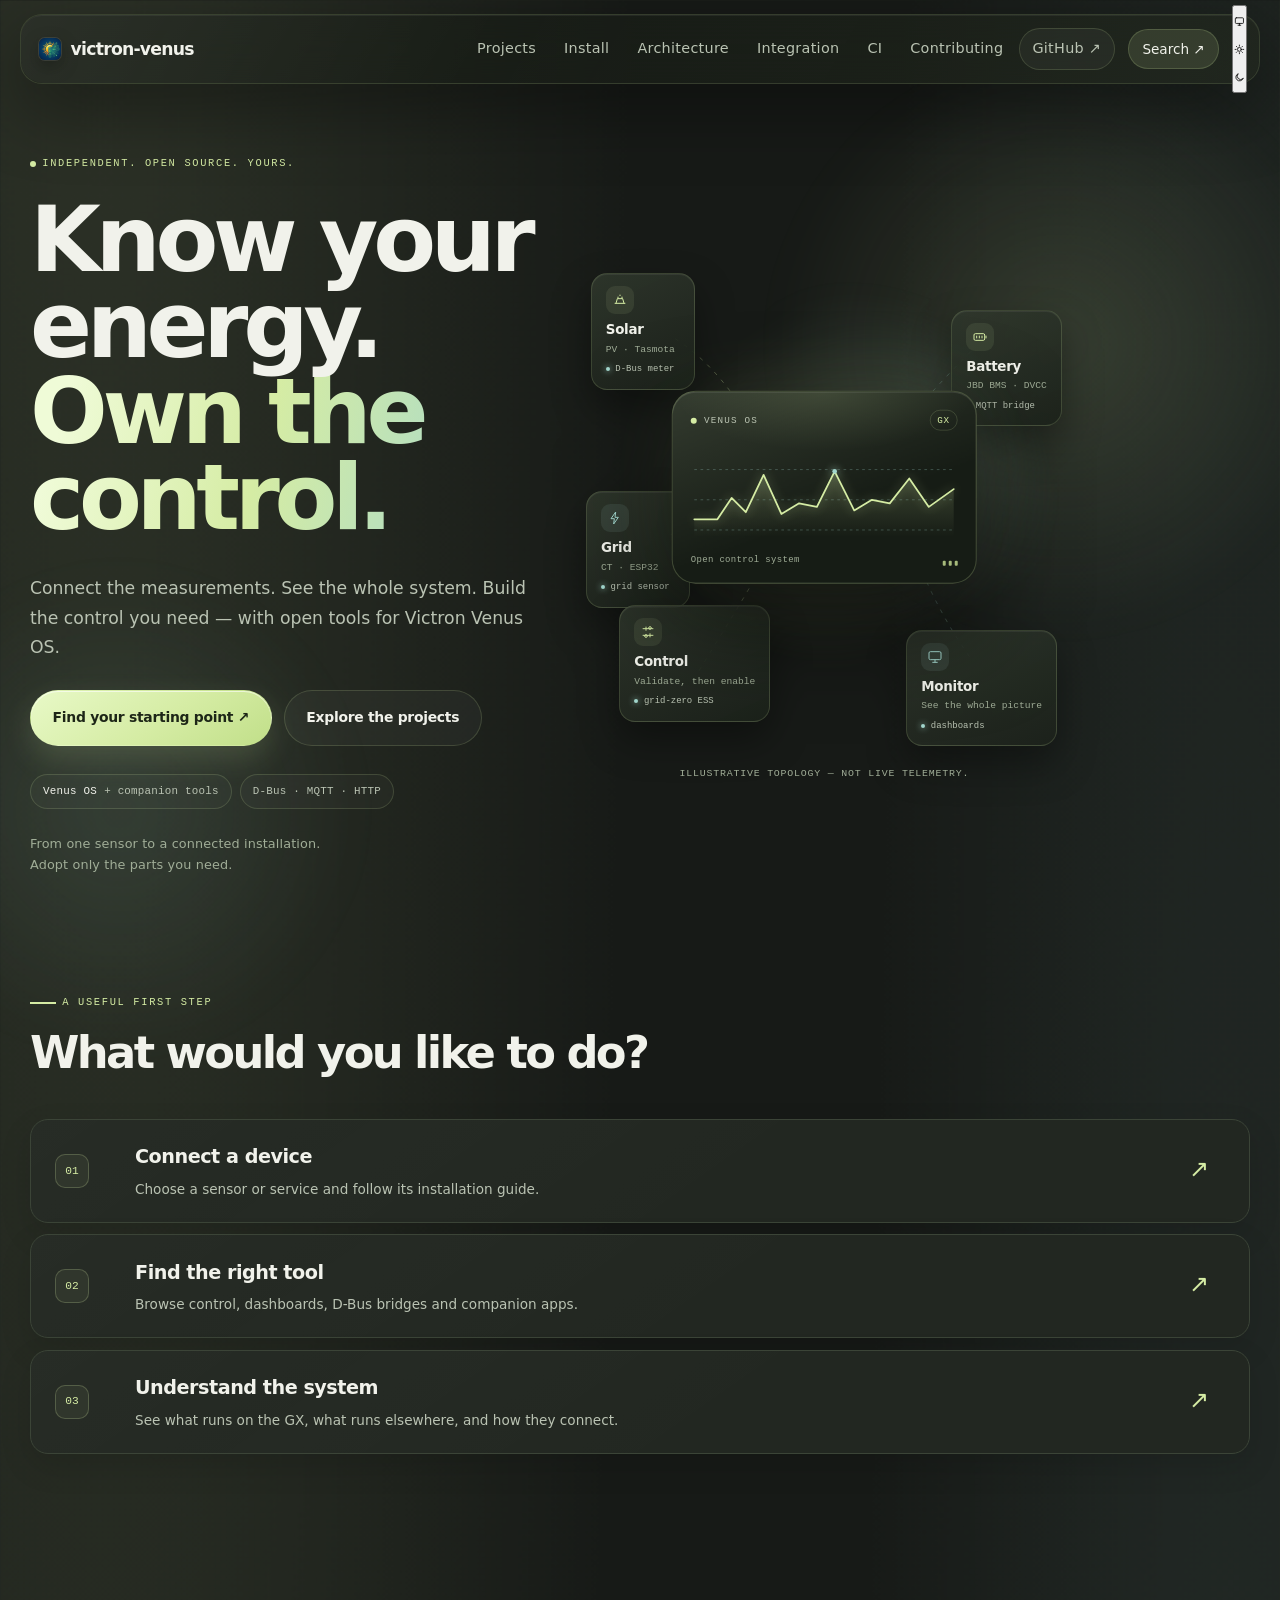
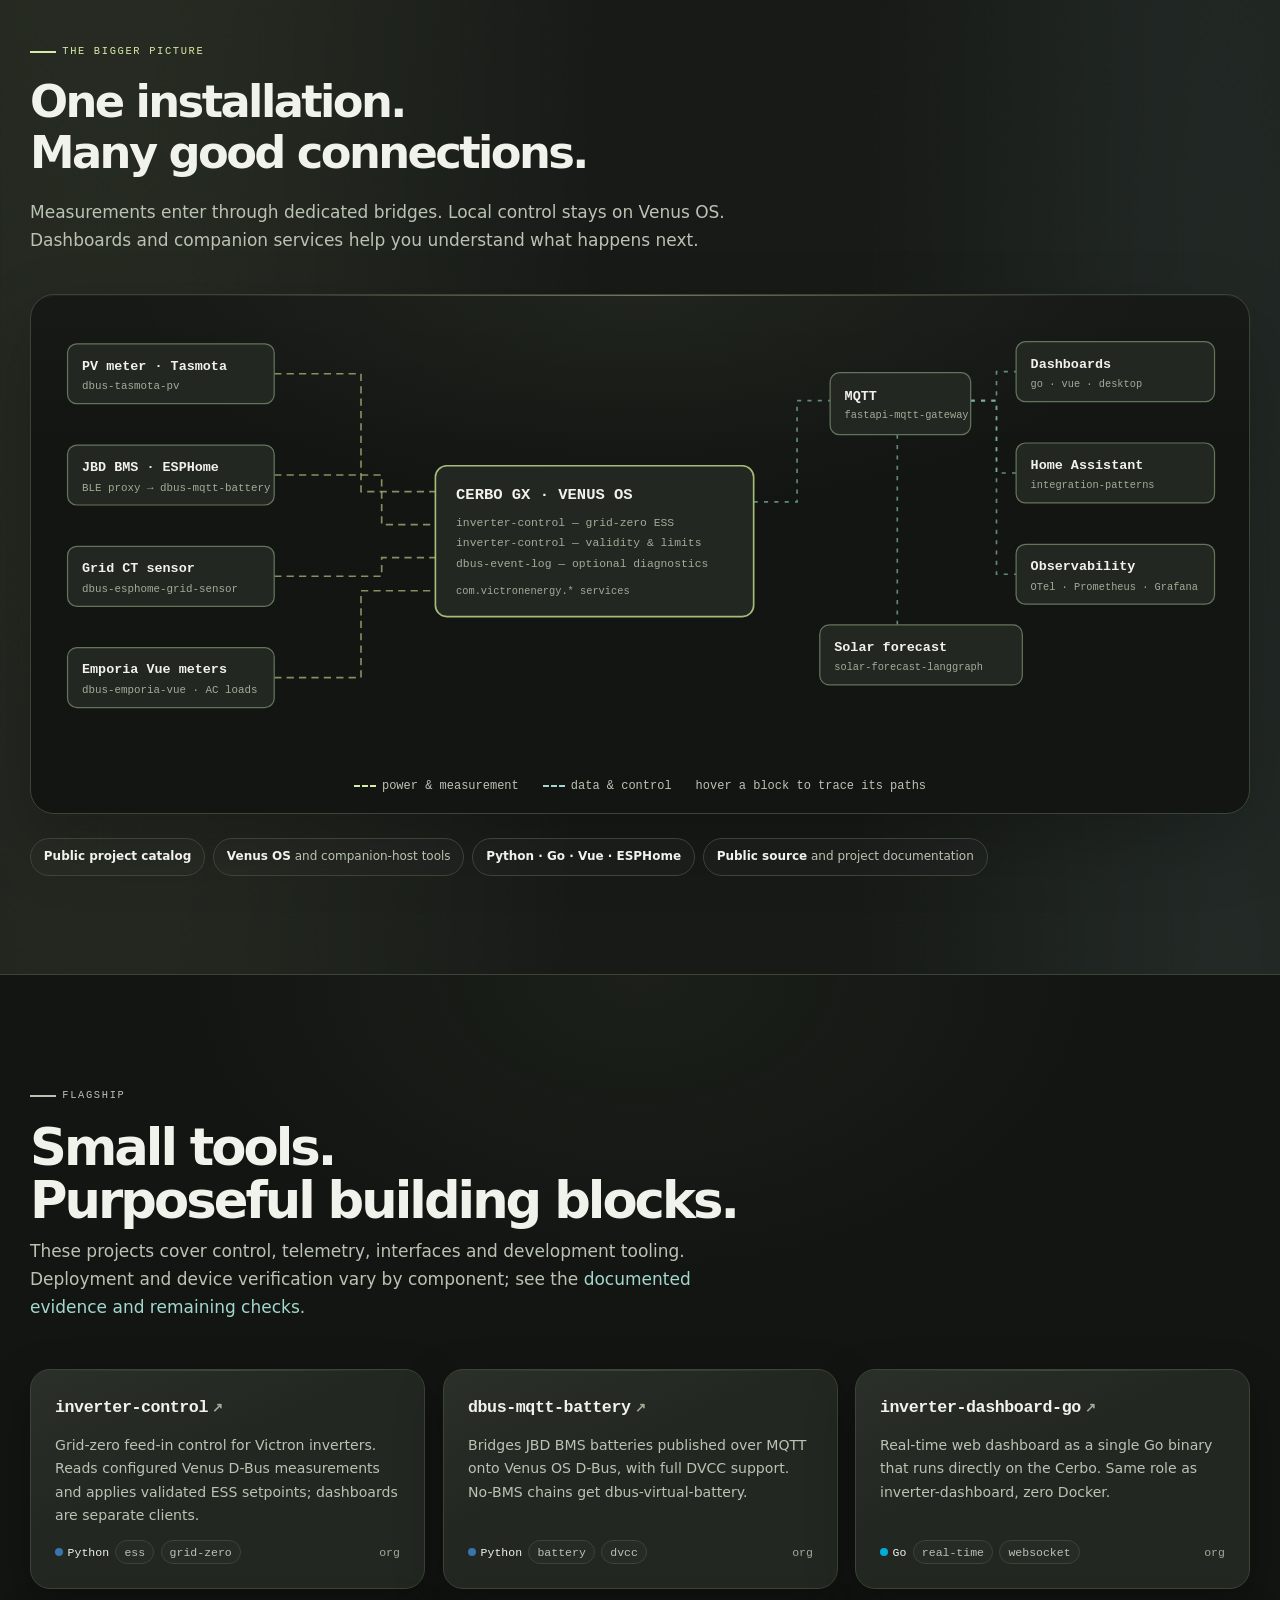
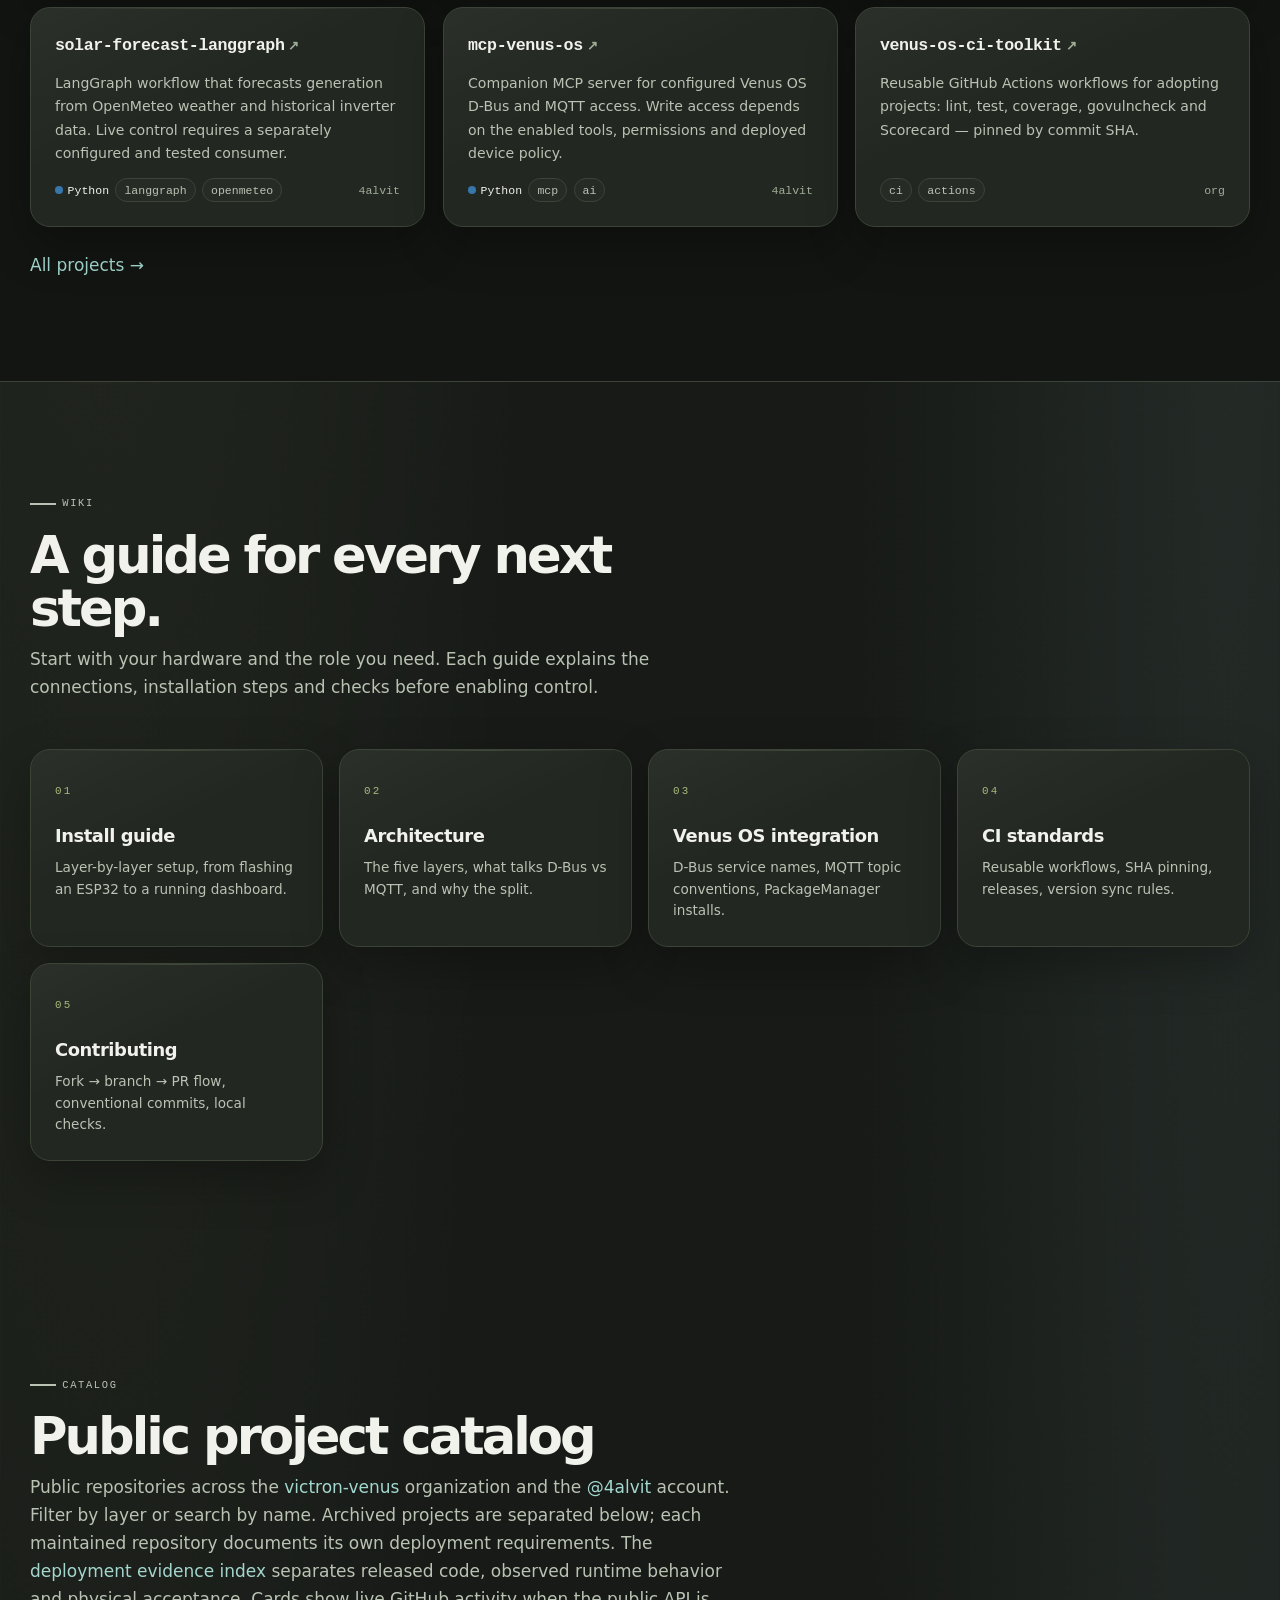
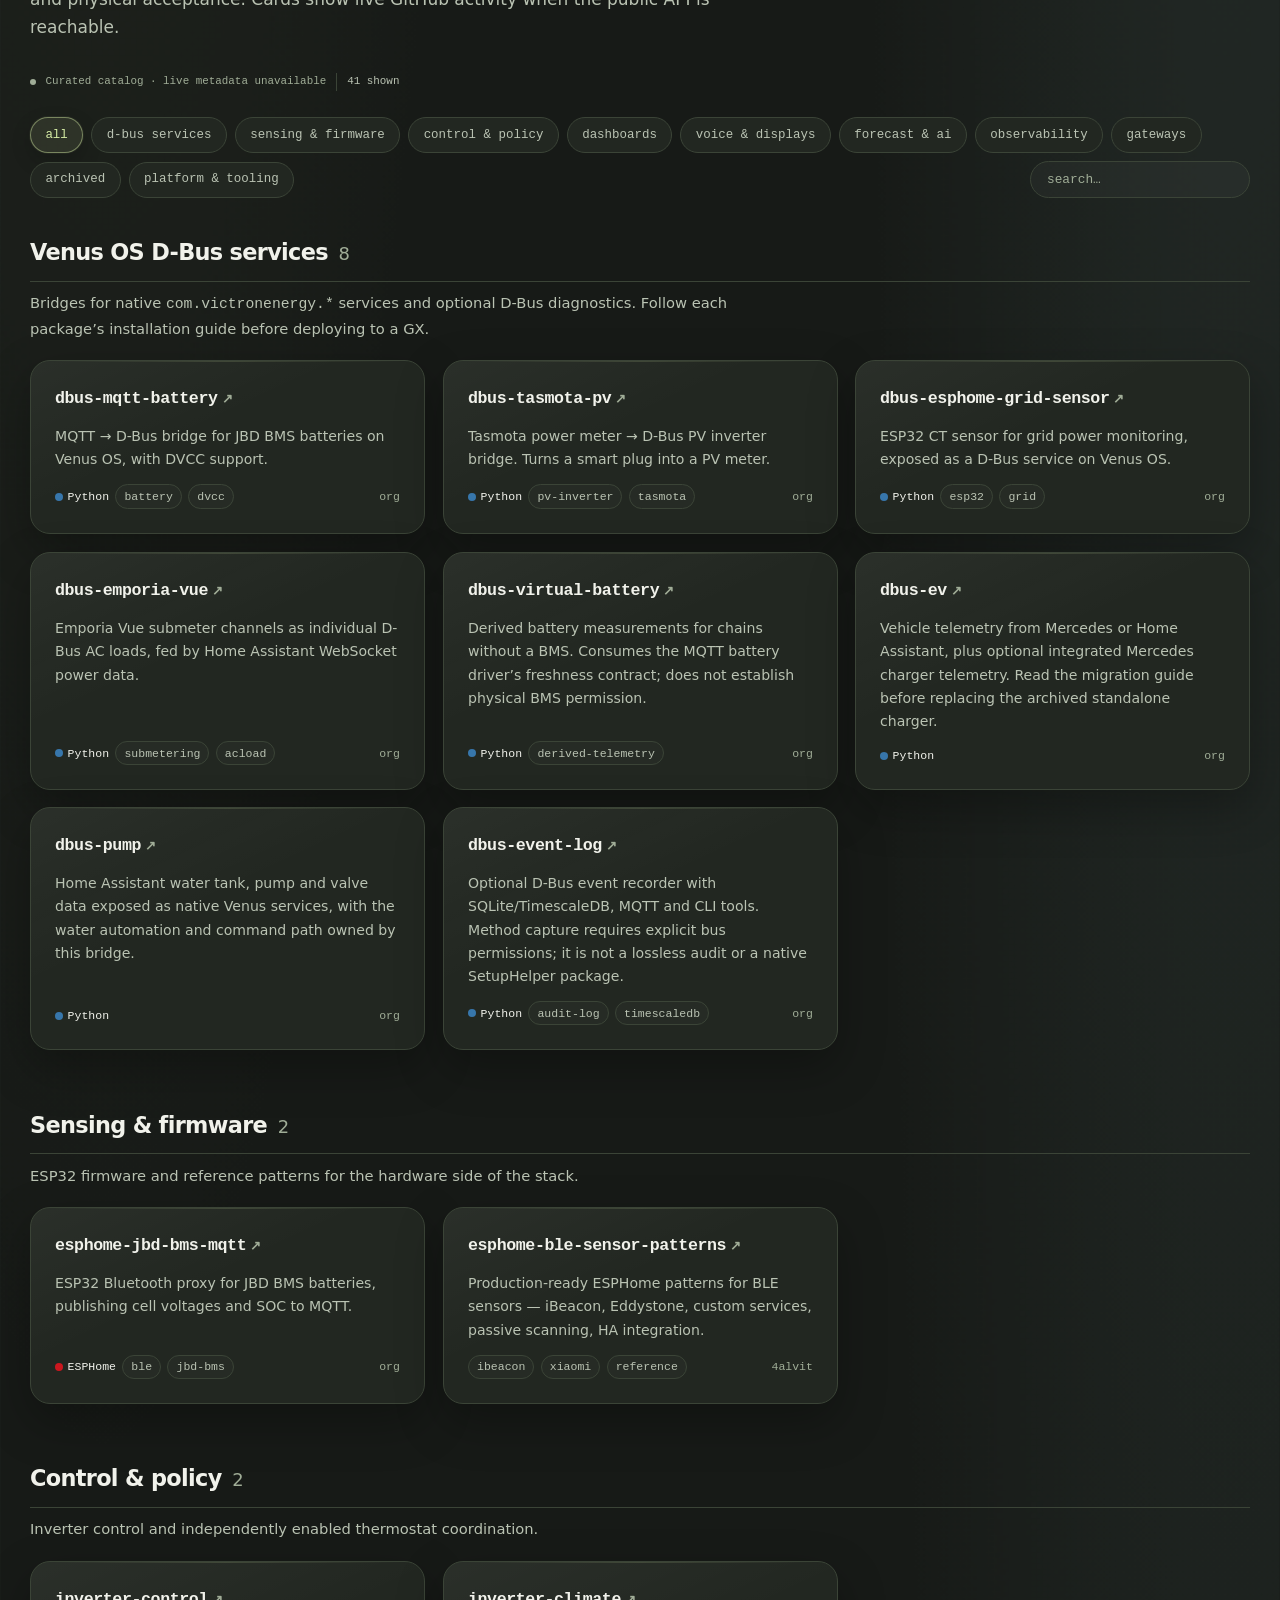
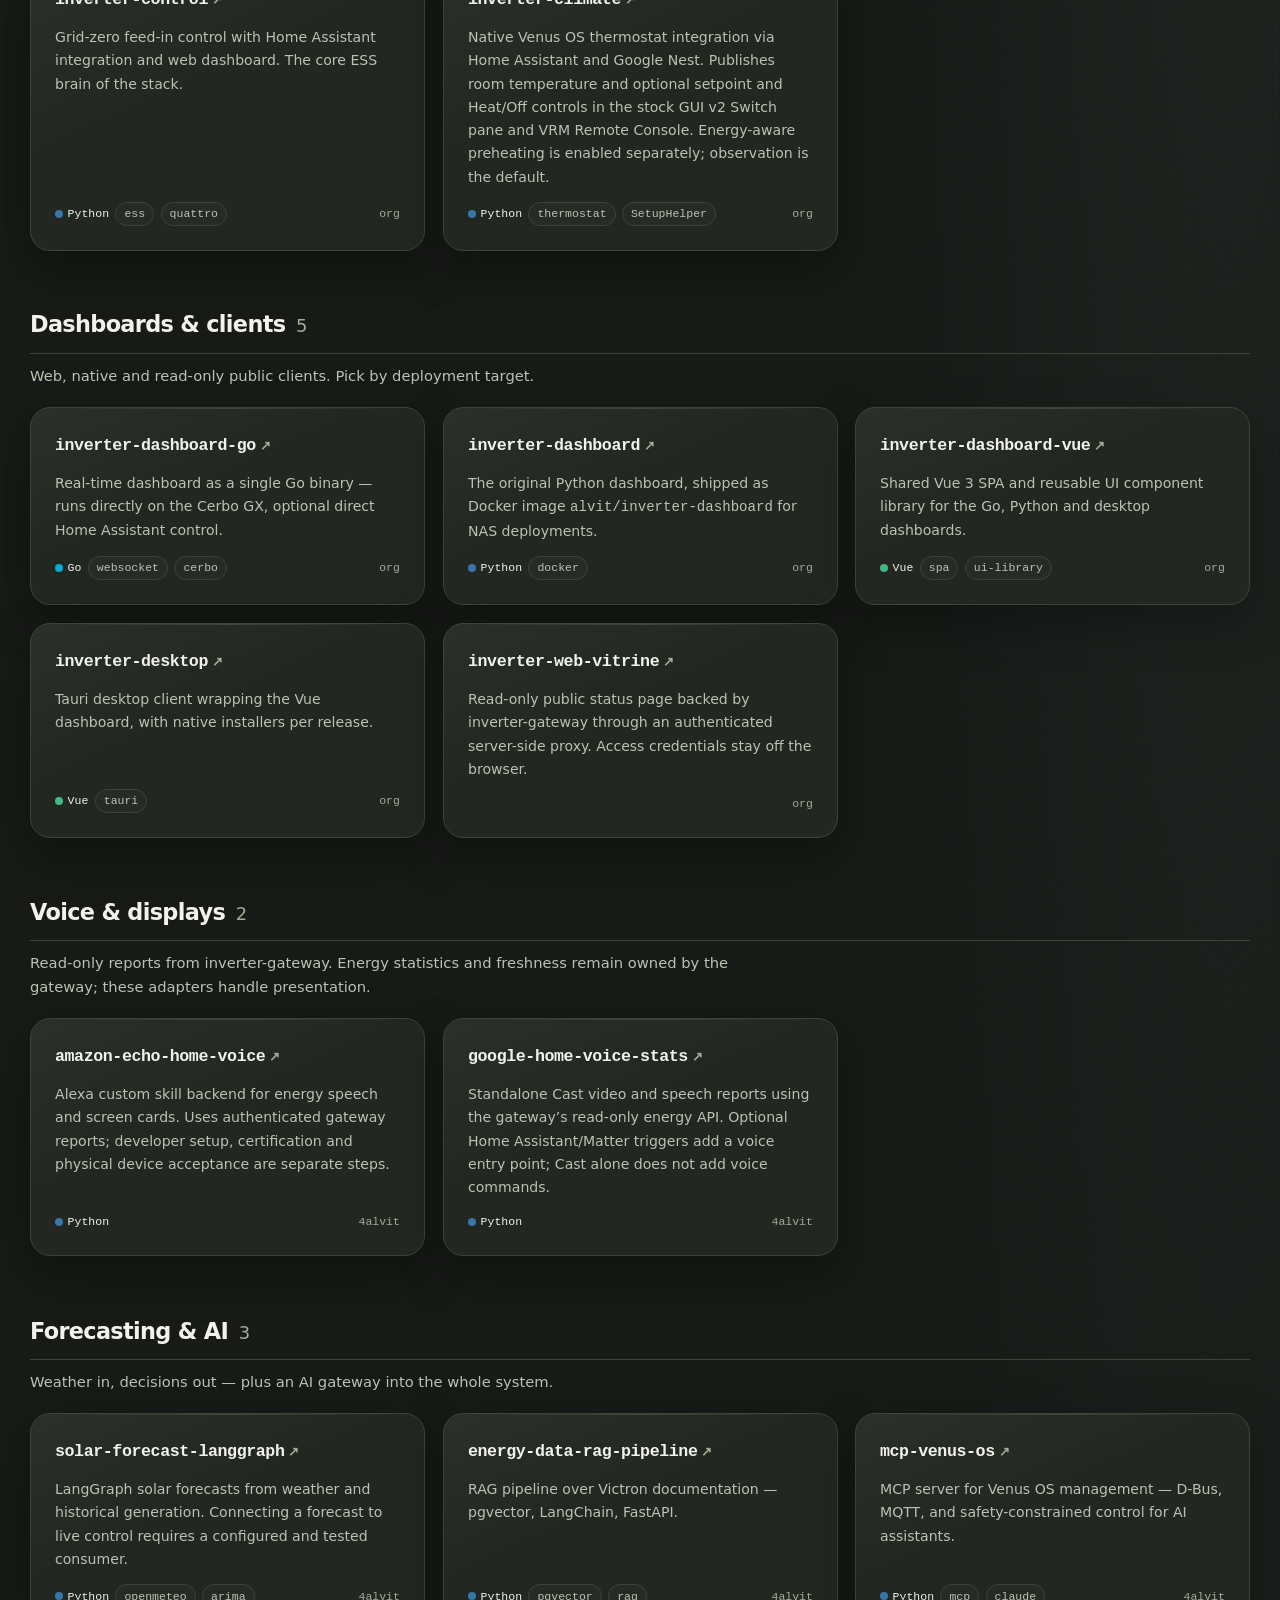
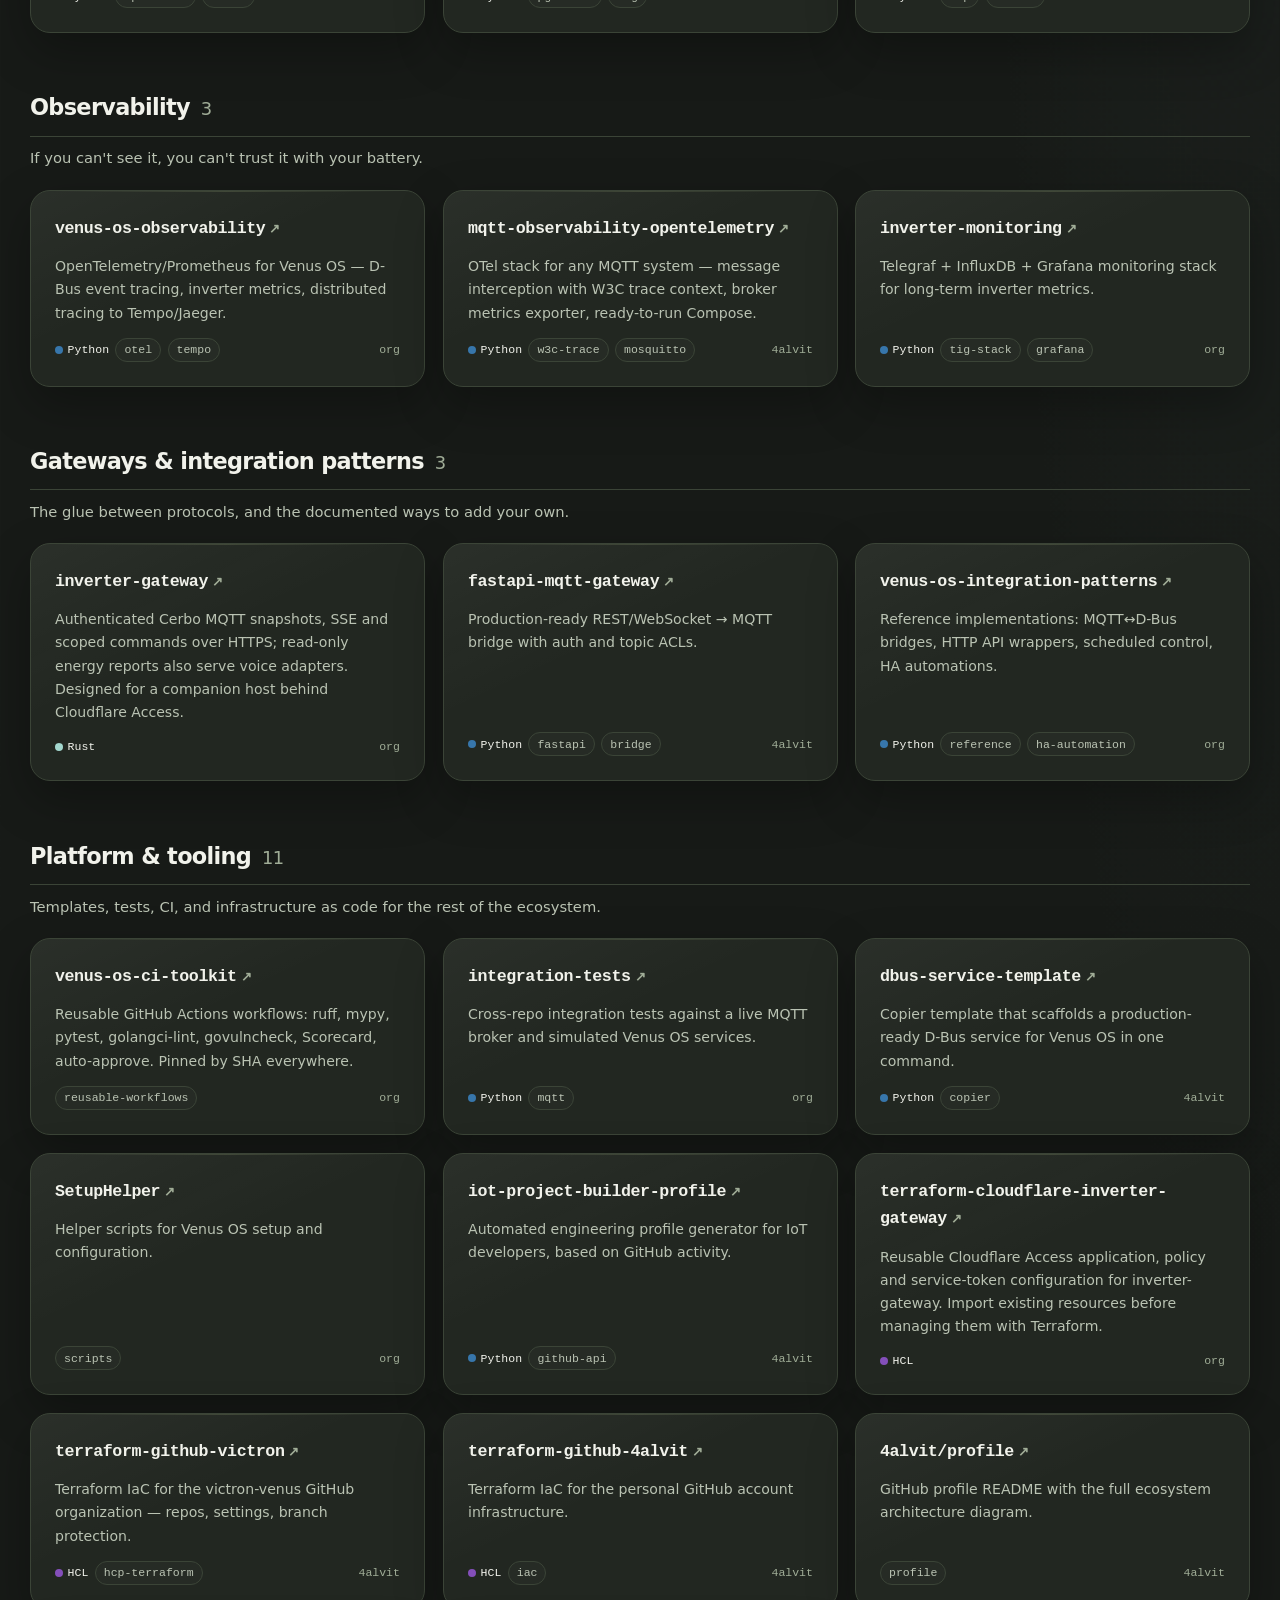
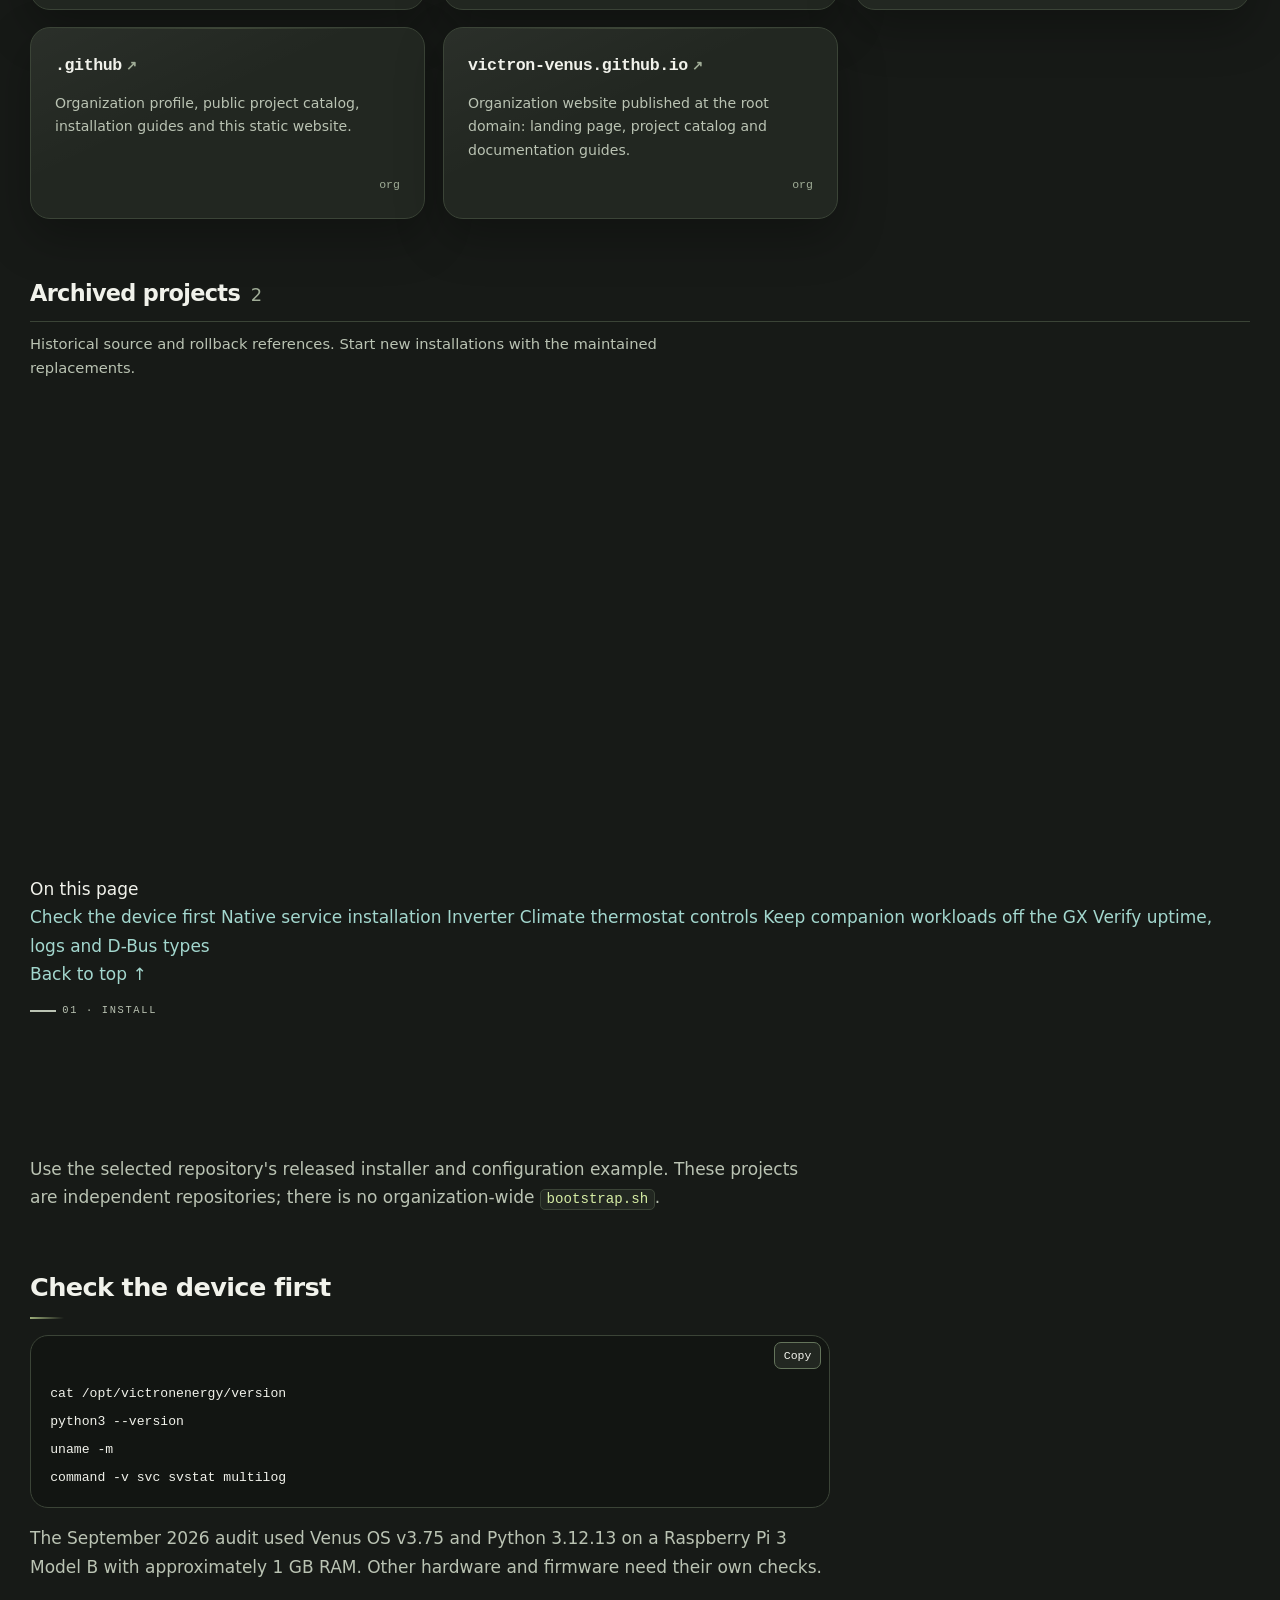
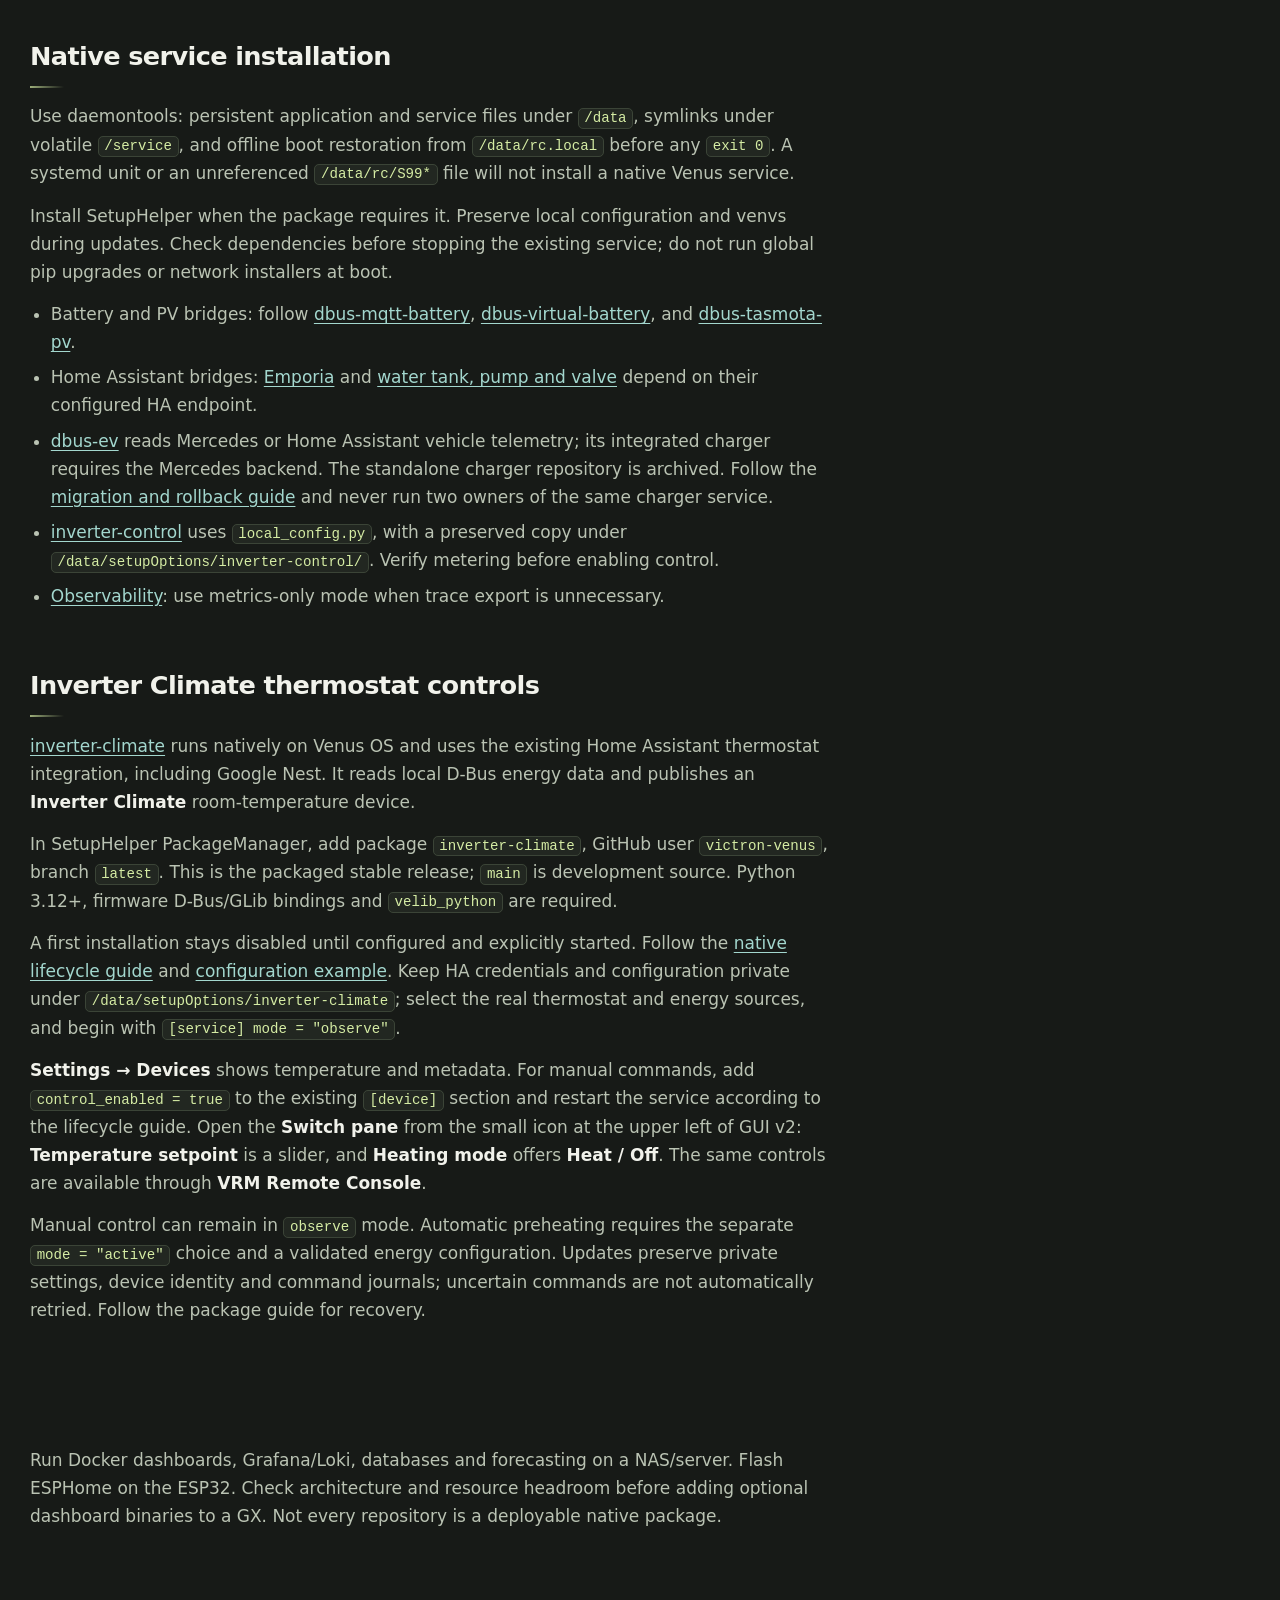
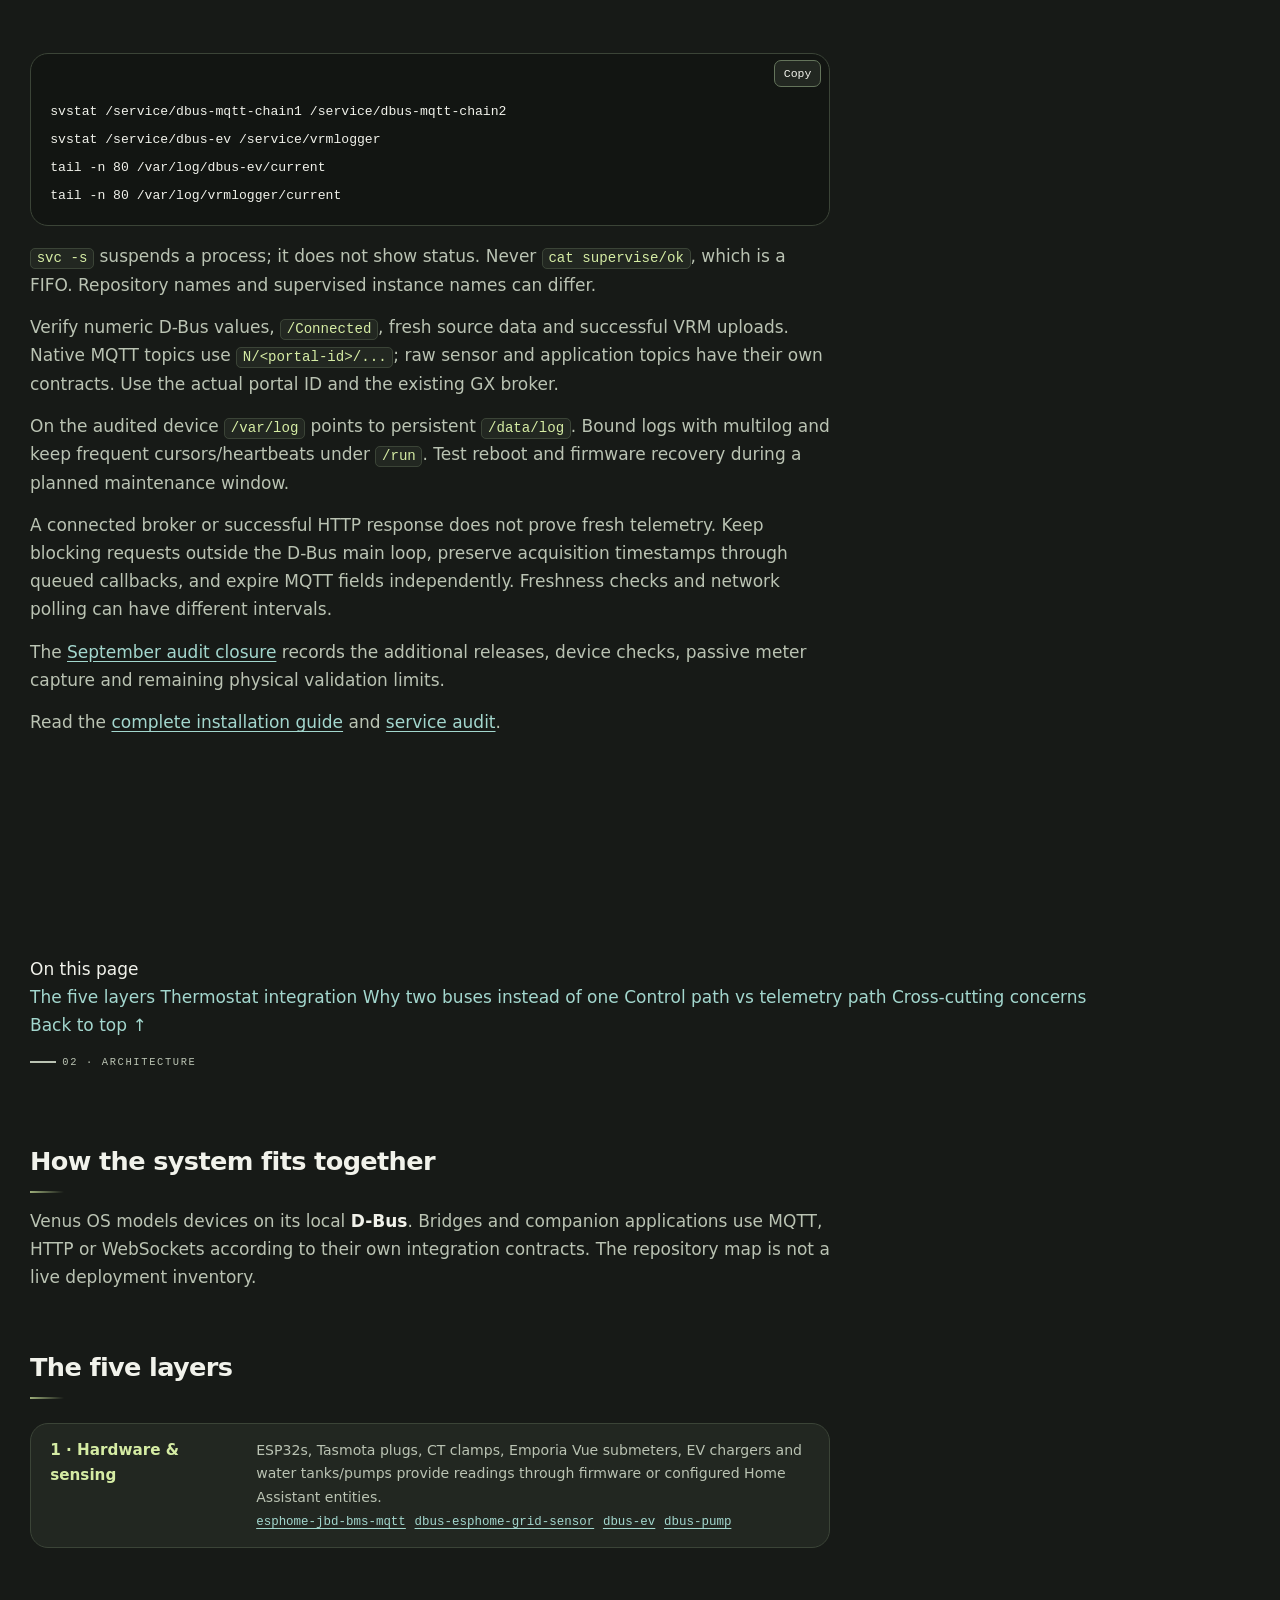
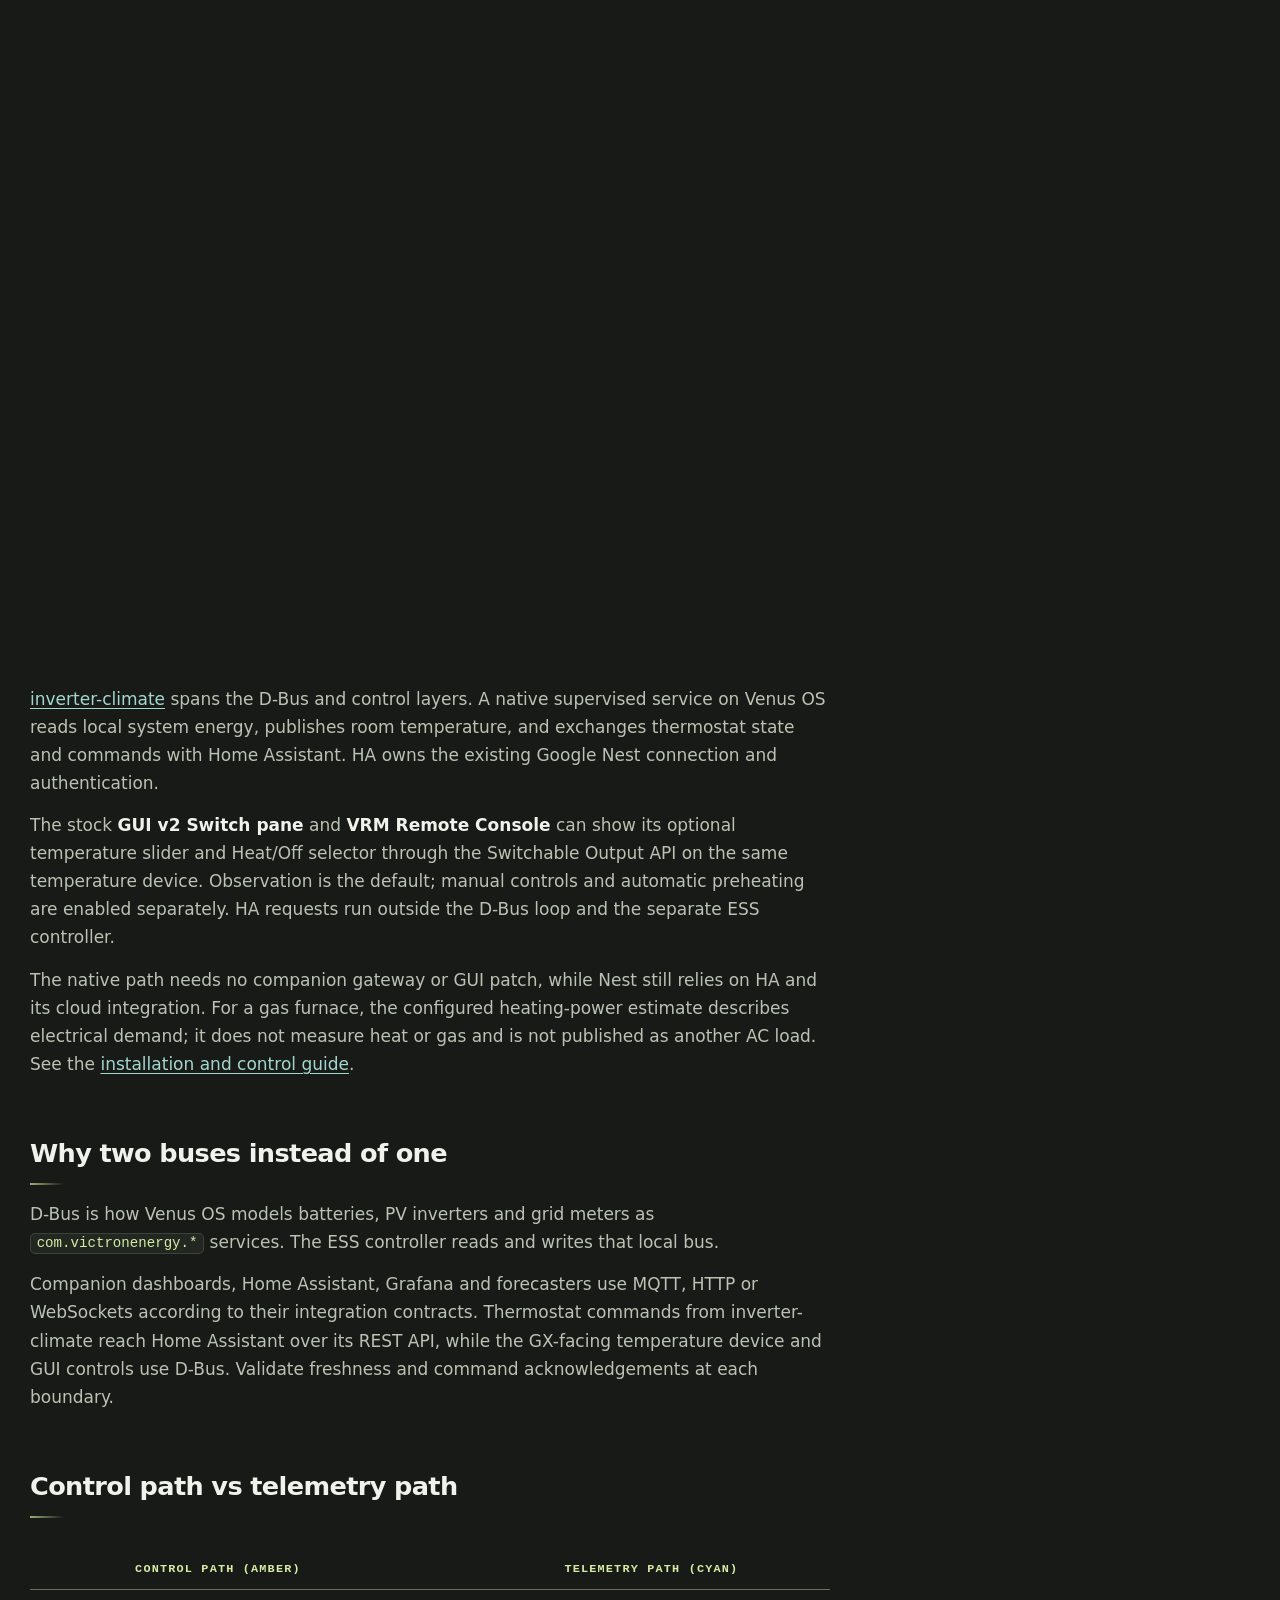
<file: index.html>
<!DOCTYPE html>
<html lang="en">
<head>
<meta charset="utf-8">
<meta name="viewport" content="width=device-width, initial-scale=1">
<title>Victron Venus — Open Control Systems for Victron Solar</title>
<meta name="description" content="Open-source tools for Victron Energy systems on Venus OS: grid-zero control, battery and PV bridges, dashboards, forecasting, observability, full project catalog and single-page guides.">
<link rel="canonical" href="https://victron-venus.github.io/">
<meta property="og:type" content="website">
<meta property="og:title" content="Victron Venus — Open Control Systems for Victron Solar">
<meta property="og:description" content="Grid-zero control, battery/PV bridges, dashboards, forecasting, observability, full project catalog and single-page guides for Venus OS.">
<meta property="og:url" content="https://victron-venus.github.io/">
<meta name="twitter:card" content="summary">
<meta name="theme-color" content="#151715">
<script>(function(){var p="system",t;try{p=localStorage.getItem("vv-theme")||"system"}catch(e){}if(p!=="light"&&p!=="dark")p="system";t=p==="system"?(matchMedia("(prefers-color-scheme: dark)").matches?"dark":"light"):p;var r=document.documentElement;r.dataset.theme=t;r.dataset.themeMode=p;var m=document.querySelector('meta[name="theme-color"]');if(m)m.content=t==="dark"?"#171a17":"#f4f3ec"})()</script>
<link rel="icon" type="image/png" href="/assets/img/logo.png">
<link rel="stylesheet" href="/assets/css/style.css?v=20261030s">
<link rel="stylesheet" href="/assets/css/elevate.css?v=20261030s">
<script type="application/ld+json">
{
  "@context": "https://schema.org",
  "@type": "WebSite",
  "name": "Victron Venus",
  "url": "https://victron-venus.github.io/",
  "description": "Open-source tools for Victron Energy systems on Venus OS",
  "publisher": {
    "@type": "Organization",
    "name": "victron-venus",
    "url": "https://github.com/victron-venus"
  }
}
</script>
<!-- page-counter -->
<script type='module'
        src='https://static.cloudflareinsights.com/beacon.min.js'
        data-cf-beacon='{"token": "7ebefa349af04e8094da7cfcb8db175f"}'></script>
</head>
<body class="home-page">
<a class="skip-link" href="#main">Skip to content</a>

<header class="nav">
  <div class="container nav-inner">
    <a class="brand" href="#top" aria-label="Victron Venus home">
      <img src="/assets/img/logo.png" alt="" width="22" height="22" class="brand-logo">
      victron-venus
    </a>
    <nav class="nav-links" aria-label="Main navigation">
      <a href="#projects">Projects</a>
      <a href="#install">Install</a>
      <a href="#architecture">Architecture</a>
      <a href="#integration">Integration</a>
      <a href="#ci">CI</a>
      <a href="#contributing">Contributing</a>
      <a class="nav-gh" href="https://github.com/victron-venus">GitHub&nbsp;↗</a>
    </nav>
<details class="mobile-nav"><summary>Menu</summary><nav class="mobile-links" aria-label="Mobile navigation">
      <a href="#projects">Projects</a>
      <a href="#install">Install</a>
      <a href="#architecture">Architecture</a>
      <a href="#integration">Integration</a>
      <a href="#ci">CI</a>
      <a href="#contributing">Contributing</a>
      <a class="nav-gh" href="https://github.com/victron-venus">GitHub&nbsp;↗</a>
    </nav></details><details class="doc-search"><summary aria-label="Search documentation">Search ↗</summary><div class="search-panel"><label for="docs-query">Search the documentation</label><input id="docs-query" type="search" placeholder="Try MQTT, battery or install" autocomplete="off"><p class="search-status" role="status">Enter a topic to find a guide.</p><ul class="search-results"></ul><a href="#docs">Browse all guides →</a></div></details>
    <button class="theme-toggle" type="button" aria-label="Colour scheme: follows the system. Switch to light">
      <svg class="theme-icon theme-icon-auto" viewBox="0 0 24 24" fill="none" stroke="currentColor" stroke-width="1.8" stroke-linecap="round" stroke-linejoin="round" aria-hidden="true"><rect x="3" y="4" width="18" height="12.5" rx="2"/><path d="M9 20.5h6M12 16.5v4"/></svg>
      <svg class="theme-icon theme-icon-sun" viewBox="0 0 24 24" fill="none" stroke="currentColor" stroke-width="1.8" stroke-linecap="round" aria-hidden="true"><circle cx="12" cy="12" r="4.3"/><path d="M12 2.4v2.3M12 19.3v2.3M2.4 12h2.3M19.3 12h2.3M5.2 5.2l1.6 1.6M17.2 17.2l1.6 1.6M18.8 5.2l-1.6 1.6M6.8 17.2l-1.6 1.6"/></svg>
      <svg class="theme-icon theme-icon-moon" viewBox="0 0 24 24" fill="none" stroke="currentColor" stroke-width="1.8" stroke-linecap="round" stroke-linejoin="round" aria-hidden="true"><path d="M20.2 14.6A8.3 8.3 0 1 1 9.4 3.8a6.6 6.6 0 0 0 10.8 10.8Z"/></svg>
    </button>
  </div>
</header>

<main id="main">

<section class="hero container" id="top">
<div class="hero-layout">
  <div class="hero-copy">
    <p class="eyebrow"><span class="status-dot"></span> Independent. Open source. Yours.</p>
    <h1>Know your<br>energy.<br><em>Own the<br>control.</em></h1>
    <p class="hero-sub">Connect the measurements. See the whole system. Build the control you need — with open tools for Victron Venus OS.</p>
    <div class="cta-row"><a class="btn btn-primary" href="#install">Find your starting point ↗</a><a class="btn btn-ghost" href="#projects">Explore the projects</a></div>
    <div class="hero-meta" aria-label="Ecosystem facts">
      <span class="live-stat" hidden><i class="live-dot"></i><b data-live-count>—</b> public repositories</span>
      <span><b>Venus OS</b> + companion tools</span>
      <span>D-Bus · MQTT · HTTP</span>
    </div>
    <p class="hero-note">From one sensor to a connected installation.<br>Adopt only the parts you need.</p>
  </div>

  <figure class="hero-art">
    <div class="constellation" role="group" aria-label="Illustrative system topology: solar, battery and grid measurements feed a Venus OS controller; monitoring and control stay separate.">
      <div class="constellation-glow" aria-hidden="true"></div>
      <svg class="constellation-lines" viewBox="0 0 600 620" aria-hidden="true" focusable="false">
        <path d="M112 92 C158 122 184 160 214 205"/>
        <path class="cyan" d="M486 108 C452 142 424 172 397 207"/>
        <path d="M106 340 C150 322 178 306 211 292"/>
        <path class="cyan" d="M484 494 C456 454 434 414 411 354"/>
        <path d="M142 512 C172 462 200 420 231 362"/>
      </svg>

      <a class="node node-solar" href="https://github.com/victron-venus/dbus-tasmota-pv">
        <span class="node-icon" aria-hidden="true"><svg viewBox="0 0 24 24" fill="none" stroke="currentColor" stroke-width="1.5"><path d="M4 17h16M6 17l2-7h8l2 7M9 10V7m6 3V7M12 6V4"/></svg></span>
        <strong>Solar</strong>
        <small>PV · Tasmota</small>
        <span class="node-live"><i></i>D-Bus meter</span>
      </a>

      <a class="node node-battery" href="https://github.com/victron-venus/dbus-mqtt-battery">
        <span class="node-icon" aria-hidden="true"><svg viewBox="0 0 24 24" fill="none" stroke="currentColor" stroke-width="1.5"><rect x="3" y="7" width="16" height="10" rx="2"/><path d="M21 10v4M7 10v4m4-4v4m4-4v4"/></svg></span>
        <strong>Battery</strong>
        <small>JBD BMS · DVCC</small>
        <span class="node-live"><i></i>MQTT bridge</span>
      </a>

      <a class="node node-grid" href="https://github.com/victron-venus/dbus-esphome-grid-sensor">
        <span class="node-icon cyan" aria-hidden="true"><svg viewBox="0 0 24 24" fill="none" stroke="currentColor" stroke-width="1.5"><path d="M13 3 6 13h5l-1 8 7-10h-5l1-8Z"/></svg></span>
        <strong>Grid</strong>
        <small>CT · ESP32</small>
        <span class="node-live"><i></i>grid sensor</span>
      </a>

      <a class="core" href="#architecture" aria-label="Read how the system fits together">
        <div class="core-head"><span class="status-dot" aria-hidden="true"></span> Venus OS <span class="core-chip">GX</span></div>
        <svg class="spark" viewBox="0 0 300 110" aria-hidden="true" focusable="false">
          <defs>
            <linearGradient id="sparkFill" x1="0" y1="0" x2="0" y2="1">
              <stop offset="0" stop-color="#d5eca4" stop-opacity=".24"/>
              <stop offset="1" stop-color="#d5eca4" stop-opacity="0"/>
            </linearGradient>
          </defs>
          <path class="area" d="M4 84 L30 84 L46 60 L62 76 L82 34 L102 78 L122 66 L142 70 L162 30 L184 74 L204 62 L224 66 L246 38 L268 70 L296 50 L296 104 L4 104 Z"/>
          <path class="line-ghost" d="M4 96 H296 M4 62 H296 M4 28 H296"/>
          <path class="line" d="M4 84 L30 84 L46 60 L62 76 L82 34 L102 78 L122 66 L142 70 L162 30 L184 74 L204 62 L224 66 L246 38 L268 70 L296 50"/>
          <circle class="dot" cx="162" cy="30" r="2.6"/>
        </svg>
        <div class="core-foot"><span>Open control system</span><span class="pulse-bars" aria-hidden="true"><i></i><i></i><i></i></span></div>
      </a>

      <a class="node node-monitor" href="https://github.com/victron-venus/inverter-dashboard-go">
        <span class="node-icon cyan" aria-hidden="true"><svg viewBox="0 0 24 24" fill="none" stroke="currentColor" stroke-width="1.5"><rect x="3" y="4" width="18" height="12" rx="2"/><path d="M8 20h8m-4-4v4"/></svg></span>
        <strong>Monitor</strong>
        <small>See the whole picture</small>
        <span class="node-live"><i></i>dashboards</span>
      </a>

      <a class="node node-control" href="https://github.com/victron-venus/inverter-control">
        <span class="node-icon" aria-hidden="true"><svg viewBox="0 0 24 24" fill="none" stroke="currentColor" stroke-width="1.5"><path d="M4 7h16M4 17h16M9 4v6m6 4v6"/><circle cx="9" cy="18" r="2"/><circle cx="15" cy="6" r="2"/></svg></span>
        <strong>Control</strong>
        <small>Validate, then enable</small>
        <span class="node-live"><i></i>grid-zero ESS</span>
      </a>
    </div>
    <figcaption>Illustrative topology — not live telemetry.</figcaption>
  </figure>
</div>
</section>

<section class="path-section container" id="start" aria-labelledby="choose-path">
<div class="section-heading"><p class="eyebrow">A useful first step</p><h2 id="choose-path">What would you like to do?</h2></div>
<div class="path-list">
<a href="#install"><span class="path-number">01</span><span><strong>Connect a device</strong><small>Choose a sensor or service and follow its installation guide.</small></span><span class="path-arrow" aria-hidden="true">↗</span></a>
<a href="#projects"><span class="path-number">02</span><span><strong>Find the right tool</strong><small>Browse control, dashboards, D-Bus bridges and companion apps.</small></span><span class="path-arrow" aria-hidden="true">↗</span></a>
<a href="#architecture"><span class="path-number">03</span><span><strong>Understand the system</strong><small>See what runs on the GX, what runs elsewhere, and how they connect.</small></span><span class="path-arrow" aria-hidden="true">↗</span></a>
</div></section>

<section class="system-section container" id="system" aria-labelledby="system-heading"><div class="section-heading"><p class="eyebrow">The bigger picture</p><h2 id="system-heading">One installation.<br>Many good connections.</h2><p>Measurements enter through dedicated bridges. Local control stays on Venus OS. Dashboards and companion services help you understand what happens next.</p></div>
  <!-- One-line diagram: amber = power/measurement, cyan = data -->
  <div class="diagram-wrap">
    <svg class="diagram" viewBox="0 0 1140 430" role="img"
         aria-label="One-line diagram of the ecosystem: Tasmota PV meter, JBD BMS battery sensor, grid CT sensor, and Emporia submeters feed D-Bus services on the Cerbo GX. The GX publishes to an MQTT broker consumed by dashboards, Home Assistant, observability tooling, and the solar forecaster.">
      <!-- edges -->
      <path class="dg-edge power" data-n="pv"   d="M216,53 H300 V167 H372"/>
      <path class="dg-edge power" data-n="bms"  d="M216,151 H320 V199 H372"/>
      <path class="dg-edge power" data-n="grid" d="M216,249 H320 V231 H372"/>
      <path class="dg-edge power" data-n="vue"  d="M216,347 H300 V263 H372"/>
      <path class="dg-edge data"  data-n="hub mqtt" d="M680,177 H722 V79 H754"/>
      <path class="dg-edge data"  data-n="mqtt dash" d="M890,79 H915 V51 H934"/>
      <path class="dg-edge data"  data-n="mqtt ha"   d="M890,79 H915 V149 H934"/>
      <path class="dg-edge data"  data-n="mqtt obs"  d="M890,79 H915 V247 H934"/>
      <path class="dg-edge data"  data-n="mqtt fc"   d="M819,112 V296"/>
      <!-- sources -->
      <g class="dg-node" data-node="pv"><a href="https://github.com/victron-venus/dbus-tasmota-pv">
        <rect x="16" y="24" width="200" height="58" rx="9"/>
        <text x="30" y="49" font-size="13" font-weight="600">PV meter · Tasmota</text>
        <text x="30" y="68" font-size="10.5" class="dg-sub">dbus-tasmota-pv</text>
      </a></g>
      <g class="dg-node" data-node="bms"><a href="https://github.com/victron-venus/esphome-jbd-bms-mqtt">
        <rect x="16" y="122" width="200" height="58" rx="9"/>
        <text x="30" y="147" font-size="13" font-weight="600">JBD BMS · ESPHome</text>
        <text x="30" y="166" font-size="10.5" class="dg-sub">BLE proxy → dbus-mqtt-battery</text>
      </a></g>
      <g class="dg-node" data-node="grid"><a href="https://github.com/victron-venus/dbus-esphome-grid-sensor">
        <rect x="16" y="220" width="200" height="58" rx="9"/>
        <text x="30" y="245" font-size="13" font-weight="600">Grid CT sensor</text>
        <text x="30" y="264" font-size="10.5" class="dg-sub">dbus-esphome-grid-sensor</text>
      </a></g>
      <g class="dg-node" data-node="vue"><a href="https://github.com/victron-venus/dbus-emporia-vue">
        <rect x="16" y="318" width="200" height="58" rx="9"/>
        <text x="30" y="343" font-size="13" font-weight="600">Emporia Vue meters</text>
        <text x="30" y="362" font-size="10.5" class="dg-sub">dbus-emporia-vue · AC loads</text>
      </a></g>
      <!-- hub -->
      <g class="dg-node hub" data-node="hub"><a href="#architecture">
        <rect x="372" y="142" width="308" height="146" rx="11"/>
        <text x="392" y="174" font-size="15" font-weight="700">CERBO GX · VENUS OS</text>
        <text x="392" y="200" font-size="11" class="dg-sub">inverter-control — grid-zero ESS</text>
        <text x="392" y="220" font-size="11" class="dg-sub">inverter-control — validity &amp; limits</text>
        <text x="392" y="240" font-size="11" class="dg-sub">dbus-event-log — optional diagnostics</text>
        <text x="392" y="266" font-size="10" class="dg-sub">com.victronenergy.* services</text>
      </a></g>
      <!-- broker + consumers -->
      <g class="dg-node" data-node="mqtt"><a href="https://github.com/4alvit/fastapi-mqtt-gateway">
        <rect x="754" y="52" width="136" height="60" rx="9"/>
        <text x="768" y="78" font-size="13" font-weight="600">MQTT</text>
        <text x="768" y="96" font-size="10" class="dg-sub">fastapi-mqtt-gateway</text>
      </a></g>
      <g class="dg-node" data-node="dash"><a href="https://github.com/victron-venus/inverter-dashboard-go">
        <rect x="934" y="22" width="192" height="58" rx="9"/>
        <text x="948" y="47" font-size="13" font-weight="600">Dashboards</text>
        <text x="948" y="66" font-size="10" class="dg-sub">go · vue · desktop</text>
      </a></g>
      <g class="dg-node" data-node="ha"><a href="https://github.com/victron-venus/venus-os-integration-patterns">
        <rect x="934" y="120" width="192" height="58" rx="9"/>
        <text x="948" y="145" font-size="13" font-weight="600">Home Assistant</text>
        <text x="948" y="164" font-size="10" class="dg-sub">integration-patterns</text>
      </a></g>
      <g class="dg-node" data-node="obs"><a href="https://github.com/victron-venus/venus-os-observability">
        <rect x="934" y="218" width="192" height="58" rx="9"/>
        <text x="948" y="243" font-size="13" font-weight="600">Observability</text>
        <text x="948" y="262" font-size="10" class="dg-sub">OTel · Prometheus · Grafana</text>
      </a></g>
      <g class="dg-node" data-node="fc"><a href="https://github.com/4alvit/solar-forecast-langgraph">
        <rect x="744" y="296" width="196" height="58" rx="9"/>
        <text x="758" y="321" font-size="13" font-weight="600">Solar forecast</text>
        <text x="758" y="340" font-size="10" class="dg-sub">solar-forecast-langgraph</text>
      </a></g>
    </svg>
    <p class="legend">
      <span class="p"><i></i>power &amp; measurement</span>
      <span class="d"><i></i>data &amp; control</span>
      <span>hover a block to trace its paths</span>
    </p>
  </div>

  <div class="stats" aria-label="Ecosystem stats">
    <span><a href="#projects"><b>Public project catalog</b></a></span>
    <span><b>Venus OS</b> and companion-host tools</span>
    <span><b>Python · Go · Vue · ESPHome</b></span>
    <span><b>Public source</b> and project documentation</span>
  </div>
</section>

<section class="section section-alt" id="featured">
  <div class="container">
    <div class="sec-head">
      <p class="eyebrow">Flagship</p>
      <h2>Small tools.<br>Purposeful building blocks.</h2>
      <p>These projects cover control, telemetry, interfaces and development tooling. Deployment and device verification vary by component; see the <a href="https://github.com/victron-venus/.github/blob/main/docs/DEPLOYMENT-EVIDENCE.md">documented evidence and remaining checks</a>.</p>
    </div>
    <div class="grid-cards">
      <article class="proj">
        <h3><a href="https://github.com/victron-venus/inverter-control">inverter-control<span class="ext">↗</span></a></h3>
        <p>Grid-zero feed-in control for Victron inverters. Reads configured Venus D-Bus measurements and applies validated ESS setpoints; dashboards are separate clients.</p>
        <div class="proj-meta"><span class="lang lang-python">Python</span><span class="tag">ess</span><span class="tag">grid-zero</span><span class="org-chip">org</span></div>
      </article>
      <article class="proj">
        <h3><a href="https://github.com/victron-venus/dbus-mqtt-battery">dbus-mqtt-battery<span class="ext">↗</span></a></h3>
        <p>Bridges JBD BMS batteries published over MQTT onto Venus OS D-Bus, with full DVCC support. No-BMS chains get dbus-virtual-battery.</p>
        <div class="proj-meta"><span class="lang lang-python">Python</span><span class="tag">battery</span><span class="tag">dvcc</span><span class="org-chip">org</span></div>
      </article>
      <article class="proj">
        <h3><a href="https://github.com/victron-venus/inverter-dashboard-go">inverter-dashboard-go<span class="ext">↗</span></a></h3>
        <p>Real-time web dashboard as a single Go binary that runs directly on the Cerbo. Same role as inverter-dashboard, zero Docker.</p>
        <div class="proj-meta"><span class="lang lang-go">Go</span><span class="tag">real-time</span><span class="tag">websocket</span><span class="org-chip">org</span></div>
      </article>
      <article class="proj">
        <h3><a href="https://github.com/4alvit/solar-forecast-langgraph">solar-forecast-langgraph<span class="ext">↗</span></a></h3>
        <p>LangGraph workflow that forecasts generation from OpenMeteo weather and historical inverter data. Live control requires a separately configured and tested consumer.</p>
        <div class="proj-meta"><span class="lang lang-python">Python</span><span class="tag">langgraph</span><span class="tag">openmeteo</span><span class="org-chip">4alvit</span></div>
      </article>
      <article class="proj">
        <h3><a href="https://github.com/4alvit/mcp-venus-os">mcp-venus-os<span class="ext">↗</span></a></h3>
        <p>Companion MCP server for configured Venus OS D-Bus and MQTT access. Write access depends on the enabled tools, permissions and deployed device policy.</p>
        <div class="proj-meta"><span class="lang lang-python">Python</span><span class="tag">mcp</span><span class="tag">ai</span><span class="org-chip">4alvit</span></div>
      </article>
      <article class="proj">
        <h3><a href="https://github.com/victron-venus/venus-os-ci-toolkit">venus-os-ci-toolkit<span class="ext">↗</span></a></h3>
        <p>Reusable GitHub Actions workflows for adopting projects: lint, test, coverage, govulncheck and Scorecard &mdash; pinned by commit SHA.</p>
        <div class="proj-meta"><span class="tag">ci</span><span class="tag">actions</span><span class="org-chip">org</span></div>
      </article>
    </div>
    <p style="margin-top:1.5rem"><a href="#projects">All projects →</a></p>
  </div>
</section>

<section class="section" id="docs" aria-labelledby="docs-heading">
  <div class="container">
    <div class="sec-head">
      <p class="eyebrow">Wiki</p>
      <h2 id="docs-heading">A guide for every next step.</h2>
      <p>Start with your hardware and the role you need. Each guide explains the connections, installation steps and checks before enabling control.</p>
    </div>
    <div class="wiki-cards">
      <a class="wcard" href="#install"><span class="wn-num">01</span><h3>Install guide</h3><p>Layer-by-layer setup, from flashing an ESP32 to a running dashboard.</p></a>
      <a class="wcard" href="#architecture"><span class="wn-num">02</span><h3>Architecture</h3><p>The five layers, what talks D-Bus vs MQTT, and why the split.</p></a>
      <a class="wcard" href="#integration"><span class="wn-num">03</span><h3>Venus OS integration</h3><p>D-Bus service names, MQTT topic conventions, PackageManager installs.</p></a>
      <a class="wcard" href="#ci"><span class="wn-num">04</span><h3>CI standards</h3><p>Reusable workflows, SHA pinning, releases, version sync rules.</p></a>
      <a class="wcard" href="#contributing"><span class="wn-num">05</span><h3>Contributing</h3><p>Fork → branch → PR flow, conventional commits, local checks.</p></a>
    </div>
  </div>
</section>

<section class="section catalog-block" id="projects" aria-labelledby="projects-heading">
  <div class="container">
<div class="sec-head">
  <p class="eyebrow">Catalog</p>
  <h2 id="projects-heading">Public project catalog</h2>
  <p>Public repositories across the <a href="https://github.com/victron-venus">victron-venus</a> organization
  and the <a href="https://github.com/4alvit">@4alvit</a> account. Filter by layer or search by name. Archived projects are separated below;
  each maintained repository documents its own deployment requirements. The <a href="https://github.com/victron-venus/.github/blob/main/docs/DEPLOYMENT-EVIDENCE.md">deployment evidence index</a> separates released code, observed runtime behavior and physical acceptance. Cards show live GitHub activity when the public API is reachable.</p>
</div>

<div class="catalog-live" data-live-state="loading" aria-live="polite">
  <i class="live-dot" aria-hidden="true"></i>
  <span data-live-message>Curated project catalog</span>
  <span class="catalog-count" data-catalog-count></span>
</div>

<fieldset class="filters">
  <legend class="filter-legend">Filter projects by category</legend>
  <button class="filter-btn" data-filter="all" aria-pressed="true">all</button>
  <button class="filter-btn" data-filter="dbus" aria-pressed="false">d-bus services</button>
  <button class="filter-btn" data-filter="sensing" aria-pressed="false">sensing &amp; firmware</button>
  <button class="filter-btn" data-filter="control" aria-pressed="false">control &amp; policy</button>
  <button class="filter-btn" data-filter="dashboards" aria-pressed="false">dashboards</button>
  <button class="filter-btn" data-filter="voice" aria-pressed="false">voice &amp; displays</button>
  <button class="filter-btn" data-filter="ai" aria-pressed="false">forecast &amp; ai</button>
  <button class="filter-btn" data-filter="observability" aria-pressed="false">observability</button>
  <button class="filter-btn" data-filter="gateways" aria-pressed="false">gateways</button>
  <button class="filter-btn" data-filter="archived" aria-pressed="false">archived</button>
  <button class="filter-btn" data-filter="tooling" aria-pressed="false">platform &amp; tooling</button>
  <label class="skip-link" for="proj-search" style="position:absolute;left:-999px">Search projects</label>
  <input class="search-box" id="proj-search" type="search" placeholder="search…" autocomplete="off">
</fieldset>

<section class="group">
  <h2 id="catalog-dbus">Venus OS D-Bus services<span class="count">8</span></h2>
  <p class="desc">Bridges for native <code>com.victronenergy.*</code> services and optional D-Bus diagnostics. Follow each package’s installation guide before deploying to a GX.</p>
  <div class="grid-cards">
    <article class="proj" data-tags="dbus battery">
      <h3><a href="https://github.com/victron-venus/dbus-mqtt-battery">dbus-mqtt-battery<span class="ext">↗</span></a></h3>
      <p>MQTT → D-Bus bridge for JBD BMS batteries on Venus OS, with DVCC support.</p>
      <div class="proj-meta"><span class="lang lang-python">Python</span><span class="tag">battery</span><span class="tag">dvcc</span><span class="org-chip">org</span></div>
    </article>
    <article class="proj" data-tags="dbus solar pv">
      <h3><a href="https://github.com/victron-venus/dbus-tasmota-pv">dbus-tasmota-pv<span class="ext">↗</span></a></h3>
      <p>Tasmota power meter → D-Bus PV inverter bridge. Turns a smart plug into a PV meter.</p>
      <div class="proj-meta"><span class="lang lang-python">Python</span><span class="tag">pv-inverter</span><span class="tag">tasmota</span><span class="org-chip">org</span></div>
    </article>
    <article class="proj" data-tags="dbus sensing grid">
      <h3><a href="https://github.com/victron-venus/dbus-esphome-grid-sensor">dbus-esphome-grid-sensor<span class="ext">↗</span></a></h3>
      <p>ESP32 CT sensor for grid power monitoring, exposed as a D-Bus service on Venus OS.</p>
      <div class="proj-meta"><span class="lang lang-python">Python</span><span class="tag">esp32</span><span class="tag">grid</span><span class="org-chip">org</span></div>
    </article>
    <article class="proj" data-tags="dbus sensing">
      <h3><a href="https://github.com/victron-venus/dbus-emporia-vue">dbus-emporia-vue<span class="ext">↗</span></a></h3>
      <p>Emporia Vue submeter channels as individual D-Bus AC loads, fed by Home Assistant WebSocket power data.</p>
      <div class="proj-meta"><span class="lang lang-python">Python</span><span class="tag">submetering</span><span class="tag">acload</span><span class="org-chip">org</span></div>
    </article>
    <article class="proj" data-tags="dbus battery testing">
      <h3><a href="https://github.com/victron-venus/dbus-virtual-battery">dbus-virtual-battery<span class="ext">↗</span></a></h3>
      <p>Derived battery measurements for chains without a BMS. Consumes the MQTT battery driver’s freshness contract; does not establish physical BMS permission.</p>
      <div class="proj-meta"><span class="lang lang-python">Python</span><span class="tag">derived-telemetry</span><span class="org-chip">org</span></div>
    </article>
    <article class="proj" data-tags="dbus ev vehicle charger mercedes home-assistant">
      <h3><a href="https://github.com/victron-venus/dbus-ev">dbus-ev<span class="ext">↗</span></a></h3>
      <p>Vehicle telemetry from Mercedes or Home Assistant, plus optional integrated Mercedes charger telemetry. Read the migration guide before replacing the archived standalone charger.</p>
      <div class="proj-meta"><span class="lang lang-python">Python</span><span class="org-chip">org</span></div>
    </article>
    <article class="proj" data-tags="dbus water pump valve home-assistant">
      <h3><a href="https://github.com/victron-venus/dbus-pump">dbus-pump<span class="ext">↗</span></a></h3>
      <p>Home Assistant water tank, pump and valve data exposed as native Venus services, with the water automation and command path owned by this bridge.</p>
      <div class="proj-meta"><span class="lang lang-python">Python</span><span class="org-chip">org</span></div>
    </article>
    <article class="proj" data-tags="dbus observability audit">
      <h3><a href="https://github.com/victron-venus/dbus-event-log">dbus-event-log<span class="ext">↗</span></a></h3>
      <p>Optional D-Bus event recorder with SQLite/TimescaleDB, MQTT and CLI tools. Method capture requires explicit bus permissions; it is not a lossless audit or a native SetupHelper package.</p>
      <div class="proj-meta"><span class="lang lang-python">Python</span><span class="tag">audit-log</span><span class="tag">timescaledb</span><span class="org-chip">org</span></div>
    </article>
  </div>
</section>

<section class="group">
  <h2 id="catalog-sensing">Sensing &amp; firmware<span class="count">2</span></h2>
  <p class="desc">ESP32 firmware and reference patterns for the hardware side of the stack.</p>
  <div class="grid-cards">
    <article class="proj" data-tags="sensing esphome battery ble">
      <h3><a href="https://github.com/victron-venus/esphome-jbd-bms-mqtt">esphome-jbd-bms-mqtt<span class="ext">↗</span></a></h3>
      <p>ESP32 Bluetooth proxy for JBD BMS batteries, publishing cell voltages and SOC to MQTT.</p>
      <div class="proj-meta"><span class="lang lang-yaml">ESPHome</span><span class="tag">ble</span><span class="tag">jbd-bms</span><span class="org-chip">org</span></div>
    </article>
    <article class="proj" data-tags="sensing esphome ble reference">
      <h3><a href="https://github.com/4alvit/esphome-ble-sensor-patterns">esphome-ble-sensor-patterns<span class="ext">↗</span></a></h3>
      <p>Production-ready ESPHome patterns for BLE sensors — iBeacon, Eddystone, custom services, passive scanning, HA integration.</p>
      <div class="proj-meta"><span class="tag">ibeacon</span><span class="tag">xiaomi</span><span class="tag">reference</span><span class="org-chip">4alvit</span></div>
    </article>
  </div>
</section>

<section class="group">
  <h2 id="catalog-control">Control &amp; policy<span class="count">2</span></h2>
  <p class="desc">Inverter control and independently enabled thermostat coordination.</p>
  <div class="grid-cards">
    <article class="proj" data-tags="control ess grid-zero">
      <h3><a href="https://github.com/victron-venus/inverter-control">inverter-control<span class="ext">↗</span></a></h3>
      <p>Grid-zero feed-in control with Home Assistant integration and web dashboard. The core ESS brain of the stack.</p>
      <div class="proj-meta"><span class="lang lang-python">Python</span><span class="tag">ess</span><span class="tag">quattro</span><span class="org-chip">org</span></div>
    </article>
    <article class="proj" id="inverter-climate" data-tags="control dbus climate home-assistant thermostat nest">
      <h3><a href="https://github.com/victron-venus/inverter-climate">inverter-climate<span class="ext">↗</span></a></h3>
      <p>Native Venus OS thermostat integration via Home Assistant and Google Nest. Publishes room temperature and optional setpoint and Heat/Off controls in the stock GUI v2 Switch pane and VRM Remote Console. Energy-aware preheating is enabled separately; observation is the default.</p>
      <div class="proj-meta"><span class="lang lang-python">Python</span><span class="tag">thermostat</span><span class="tag">SetupHelper</span><span class="org-chip">org</span></div>
    </article>
  </div>
</section>

<section class="group">
  <h2 id="catalog-dashboards">Dashboards &amp; clients<span class="count">5</span></h2>
  <p class="desc">Web, native and read-only public clients. Pick by deployment target.</p>
  <div class="grid-cards">
    <article class="proj" data-tags="dashboards go real-time">
      <h3><a href="https://github.com/victron-venus/inverter-dashboard-go">inverter-dashboard-go<span class="ext">↗</span></a></h3>
      <p>Real-time dashboard as a single Go binary — runs directly on the Cerbo GX, optional direct Home Assistant control.</p>
      <div class="proj-meta"><span class="lang lang-go">Go</span><span class="tag">websocket</span><span class="tag">cerbo</span><span class="org-chip">org</span></div>
    </article>
    <article class="proj" data-tags="dashboards python docker">
      <h3><a href="https://github.com/victron-venus/inverter-dashboard">inverter-dashboard<span class="ext">↗</span></a></h3>
      <p>The original Python dashboard, shipped as Docker image <code>alvit/inverter-dashboard</code> for NAS deployments.</p>
      <div class="proj-meta"><span class="lang lang-python">Python</span><span class="tag">docker</span><span class="org-chip">org</span></div>
    </article>
    <article class="proj" data-tags="dashboards vue components">
      <h3><a href="https://github.com/victron-venus/inverter-dashboard-vue">inverter-dashboard-vue<span class="ext">↗</span></a></h3>
      <p>Shared Vue&nbsp;3 SPA and reusable UI component library for the Go, Python and desktop dashboards.</p>
      <div class="proj-meta"><span class="lang lang-vue">Vue</span><span class="tag">spa</span><span class="tag">ui-library</span><span class="org-chip">org</span></div>
    </article>
    <article class="proj" data-tags="dashboards desktop tauri vue">
      <h3><a href="https://github.com/victron-venus/inverter-desktop">inverter-desktop<span class="ext">↗</span></a></h3>
      <p>Tauri desktop client wrapping the Vue dashboard, with native installers per release.</p>
      <div class="proj-meta"><span class="lang lang-vue">Vue</span><span class="tag">tauri</span><span class="org-chip">org</span></div>
    </article>
    <article class="proj" data-tags="dashboards web public read-only gateway">
      <h3><a href="https://github.com/victron-venus/inverter-web-vitrine">inverter-web-vitrine<span class="ext">↗</span></a></h3>
      <p>Read-only public status page backed by inverter-gateway through an authenticated server-side proxy. Access credentials stay off the browser.</p>
      <div class="proj-meta"><span class="org-chip">org</span></div>
    </article>
  </div>
</section>

<section class="group">
  <h2 id="catalog-voice">Voice &amp; displays<span class="count">2</span></h2>
  <p class="desc">Read-only reports from inverter-gateway. Energy statistics and freshness remain owned by the gateway; these adapters handle presentation.</p>
  <div class="grid-cards">
    <article class="proj" data-tags="voice alexa echo energy read-only">
      <h3><a href="https://github.com/4alvit/amazon-echo-home-voice">amazon-echo-home-voice<span class="ext">↗</span></a></h3>
      <p>Alexa custom skill backend for energy speech and screen cards. Uses authenticated gateway reports; developer setup, certification and physical device acceptance are separate steps.</p>
      <div class="proj-meta"><span class="lang lang-python">Python</span><span class="org-chip">4alvit</span></div>
    </article>
    <article class="proj" data-tags="voice google nest cast energy read-only">
      <h3><a href="https://github.com/4alvit/google-home-voice-stats">google-home-voice-stats<span class="ext">↗</span></a></h3>
      <p>Standalone Cast video and speech reports using the gateway’s read-only energy API. Optional Home Assistant/Matter triggers add a voice entry point; Cast alone does not add voice commands.</p>
      <div class="proj-meta"><span class="lang lang-python">Python</span><span class="org-chip">4alvit</span></div>
    </article>
  </div>
</section>

<section class="group">
  <h2 id="catalog-ai">Forecasting &amp; AI<span class="count">3</span></h2>
  <p class="desc">Weather in, decisions out — plus an AI gateway into the whole system.</p>
  <div class="grid-cards">
    <article class="proj" data-tags="ai forecast langgraph solar">
      <h3><a href="https://github.com/4alvit/solar-forecast-langgraph">solar-forecast-langgraph<span class="ext">↗</span></a></h3>
      <p>LangGraph solar forecasts from weather and historical generation. Connecting a forecast to live control requires a configured and tested consumer.</p>
      <div class="proj-meta"><span class="lang lang-python">Python</span><span class="tag">openmeteo</span><span class="tag">arima</span><span class="org-chip">4alvit</span></div>
    </article>
    <article class="proj" data-tags="ai rag docs fastapi">
      <h3><a href="https://github.com/4alvit/energy-data-rag-pipeline">energy-data-rag-pipeline<span class="ext">↗</span></a></h3>
      <p>RAG pipeline over Victron documentation — pgvector, LangChain, FastAPI.</p>
      <div class="proj-meta"><span class="lang lang-python">Python</span><span class="tag">pgvector</span><span class="tag">rag</span><span class="org-chip">4alvit</span></div>
    </article>
    <article class="proj" data-tags="ai mcp control agent">
      <h3><a href="https://github.com/4alvit/mcp-venus-os">mcp-venus-os<span class="ext">↗</span></a></h3>
      <p>MCP server for Venus OS management — D-Bus, MQTT, and safety-constrained control for AI assistants.</p>
      <div class="proj-meta"><span class="lang lang-python">Python</span><span class="tag">mcp</span><span class="tag">claude</span><span class="org-chip">4alvit</span></div>
    </article>
  </div>
</section>

<section class="group">
  <h2 id="catalog-observability">Observability<span class="count">3</span></h2>
  <p class="desc">If you can't see it, you can't trust it with your battery.</p>
  <div class="grid-cards">
    <article class="proj" data-tags="observability opentelemetry tracing">
      <h3><a href="https://github.com/victron-venus/venus-os-observability">venus-os-observability<span class="ext">↗</span></a></h3>
      <p>OpenTelemetry/Prometheus for Venus OS — D-Bus event tracing, inverter metrics, distributed tracing to Tempo/Jaeger.</p>
      <div class="proj-meta"><span class="lang lang-python">Python</span><span class="tag">otel</span><span class="tag">tempo</span><span class="org-chip">org</span></div>
    </article>
    <article class="proj" data-tags="observability mqtt opentelemetry docker">
      <h3><a href="https://github.com/4alvit/mqtt-observability-opentelemetry">mqtt-observability-opentelemetry<span class="ext">↗</span></a></h3>
      <p>OTel stack for any MQTT system — message interception with W3C trace context, broker metrics exporter, ready-to-run Compose.</p>
      <div class="proj-meta"><span class="lang lang-python">Python</span><span class="tag">w3c-trace</span><span class="tag">mosquitto</span><span class="org-chip">4alvit</span></div>
    </article>
    <article class="proj" data-tags="observability grafana influxdb metrics">
      <h3><a href="https://github.com/victron-venus/inverter-monitoring">inverter-monitoring<span class="ext">↗</span></a></h3>
      <p>Telegraf + InfluxDB + Grafana monitoring stack for long-term inverter metrics.</p>
      <div class="proj-meta"><span class="lang lang-python">Python</span><span class="tag">tig-stack</span><span class="tag">grafana</span><span class="org-chip">org</span></div>
    </article>
  </div>
</section>

<section class="group">
  <h2 id="catalog-gateways">Gateways &amp; integration patterns<span class="count">3</span></h2>
  <p class="desc">The glue between protocols, and the documented ways to add your own.</p>
  <div class="grid-cards">
    <article class="proj" data-tags="gateways mqtt https sse energy remote">
      <h3><a href="https://github.com/victron-venus/inverter-gateway">inverter-gateway<span class="ext">↗</span></a></h3>
      <p>Authenticated Cerbo MQTT snapshots, SSE and scoped commands over HTTPS; read-only energy reports also serve voice adapters. Designed for a companion host behind Cloudflare Access.</p>
      <div class="proj-meta"><span class="lang lang-rust">Rust</span><span class="org-chip">org</span></div>
    </article>
    <article class="proj" data-tags="gateways mqtt rest websocket">
      <h3><a href="https://github.com/4alvit/fastapi-mqtt-gateway">fastapi-mqtt-gateway<span class="ext">↗</span></a></h3>
      <p>Production-ready REST/WebSocket → MQTT bridge with auth and topic ACLs.</p>
      <div class="proj-meta"><span class="lang lang-python">Python</span><span class="tag">fastapi</span><span class="tag">bridge</span><span class="org-chip">4alvit</span></div>
    </article>
    <article class="proj" data-tags="gateways patterns reference home-assistant">
      <h3><a href="https://github.com/victron-venus/venus-os-integration-patterns">venus-os-integration-patterns<span class="ext">↗</span></a></h3>
      <p>Reference implementations: MQTT↔D-Bus bridges, HTTP API wrappers, scheduled control, HA automations.</p>
      <div class="proj-meta"><span class="lang lang-python">Python</span><span class="tag">reference</span><span class="tag">ha-automation</span><span class="org-chip">org</span></div>
    </article>
  </div>
</section>

<section class="group">
  <h2 id="catalog-tooling">Platform &amp; tooling<span class="count">11</span></h2>
  <p class="desc">Templates, tests, CI, and infrastructure as code for the rest of the ecosystem.</p>
  <div class="grid-cards">
    <article class="proj" data-tags="tooling ci github-actions">
      <h3><a href="https://github.com/victron-venus/venus-os-ci-toolkit">venus-os-ci-toolkit<span class="ext">↗</span></a></h3>
      <p>Reusable GitHub Actions workflows: ruff, mypy, pytest, golangci-lint, govulncheck, Scorecard, auto-approve. Pinned by SHA everywhere.</p>
      <div class="proj-meta"><span class="tag">reusable-workflows</span><span class="org-chip">org</span></div>
    </article>
    <article class="proj" data-tags="tooling testing ci mqtt">
      <h3><a href="https://github.com/victron-venus/integration-tests">integration-tests<span class="ext">↗</span></a></h3>
      <p>Cross-repo integration tests against a live MQTT broker and simulated Venus OS services.</p>
      <div class="proj-meta"><span class="lang lang-python">Python</span><span class="tag">mqtt</span><span class="org-chip">org</span></div>
    </article>
    <article class="proj" data-tags="tooling template copier dbus">
      <h3><a href="https://github.com/4alvit/dbus-service-template">dbus-service-template<span class="ext">↗</span></a></h3>
      <p>Copier template that scaffolds a production-ready D-Bus service for Venus OS in one command.</p>
      <div class="proj-meta"><span class="lang lang-python">Python</span><span class="tag">copier</span><span class="org-chip">4alvit</span></div>
    </article>
    <article class="proj" data-tags="tooling setup scripts">
      <h3><a href="https://github.com/victron-venus/SetupHelper">SetupHelper<span class="ext">↗</span></a></h3>
      <p>Helper scripts for Venus OS setup and configuration.</p>
      <div class="proj-meta"><span class="tag">scripts</span><span class="org-chip">org</span></div>
    </article>
    <article class="proj" data-tags="tooling iot llm profile">
      <h3><a href="https://github.com/4alvit/iot-project-builder-profile">iot-project-builder-profile<span class="ext">↗</span></a></h3>
      <p>Automated engineering profile generator for IoT developers, based on GitHub activity.</p>
      <div class="proj-meta"><span class="lang lang-python">Python</span><span class="tag">github-api</span><span class="org-chip">4alvit</span></div>
    </article>
    <article class="proj" data-tags="tooling terraform cloudflare gateway access">
      <h3><a href="https://github.com/victron-venus/terraform-cloudflare-inverter-gateway">terraform-cloudflare-inverter-gateway<span class="ext">↗</span></a></h3>
      <p>Reusable Cloudflare Access application, policy and service-token configuration for inverter-gateway. Import existing resources before managing them with Terraform.</p>
      <div class="proj-meta"><span class="lang lang-hcl">HCL</span><span class="org-chip">org</span></div>
    </article>
    <article class="proj" data-tags="tooling terraform iac github">
      <h3><a href="https://github.com/4alvit/terraform-github-victron">terraform-github-victron<span class="ext">↗</span></a></h3>
      <p>Terraform IaC for the victron-venus GitHub organization — repos, settings, branch protection.</p>
      <div class="proj-meta"><span class="lang lang-hcl">HCL</span><span class="tag">hcp-terraform</span><span class="org-chip">4alvit</span></div>
    </article>
    <article class="proj" data-tags="tooling terraform iac github">
      <h3><a href="https://github.com/4alvit/terraform-github-4alvit">terraform-github-4alvit<span class="ext">↗</span></a></h3>
      <p>Terraform IaC for the personal GitHub account infrastructure.</p>
      <div class="proj-meta"><span class="lang lang-hcl">HCL</span><span class="tag">iac</span><span class="org-chip">4alvit</span></div>
    </article>
    <article class="proj" data-tags="tooling profile meta">
      <h3><a href="https://github.com/4alvit/4alvit">4alvit/profile<span class="ext">↗</span></a></h3>
      <p>GitHub profile README with the full ecosystem architecture diagram.</p>
      <div class="proj-meta"><span class="tag">profile</span><span class="org-chip">4alvit</span></div>
    </article>
    <article class="proj" data-tags="tooling docs profile website">
      <h3><a href="https://github.com/victron-venus/.github">.github<span class="ext">↗</span></a></h3>
      <p>Organization profile, public project catalog, installation guides and this static website.</p>
      <div class="proj-meta"><span class="org-chip">org</span></div>
    </article>
    <article class="proj" data-tags="tooling docs website">
      <h3><a href="https://github.com/victron-venus/victron-venus.github.io">victron-venus.github.io<span class="ext">↗</span></a></h3>
      <p>Organization website published at the root domain: landing page, project catalog and documentation guides.</p>
      <div class="proj-meta"><span class="org-chip">org</span></div>
    </article>
  </div>
</section>

<section class="group">
  <h2 id="catalog-archived">Archived projects<span class="count">2</span></h2>
  <p class="desc">Historical source and rollback references. Start new installations with the maintained replacements.</p>
  <div class="grid-cards">
    <article class="proj" data-tags="archived dbus ev charger">
      <h3><a href="https://github.com/victron-venus/dbus-evcharger">dbus-evcharger<span class="ext">↗</span></a></h3>
      <p>Archived standalone charger bridge. Maintained Mercedes vehicle and charger telemetry now lives in <a href="https://github.com/victron-venus/dbus-ev">dbus-ev</a>; follow its migration guide and never run both charger owners.</p>
      <div class="proj-meta"><span class="org-chip">org</span></div>
    </article>
    <article class="proj" data-tags="archived policy">
      <h3><a href="https://github.com/victron-venus/venus-os-governance">venus-os-governance<span class="ext">↗</span></a></h3>
      <p>Archived policy-engine experiment. Current ESS validity, limit and watchdog checks belong to <a href="https://github.com/victron-venus/inverter-control">inverter-control</a>; this repository is not an installed control gate.</p>
      <div class="proj-meta"><span class="org-chip">org</span></div>
    </article>
  </div>
</section>

<p class="empty-note">No project matches that filter. Clear the search or pick another category.</p>
  </div>
</section>

<section class="section guide-section" id="install" aria-labelledby="install-heading">
  <div class="container guide-layout">
    <aside class="guide-aside" aria-label="Install guide">
      <p class="wn-label">On this page</p>
      <nav class="guide-toc">
        <a href="#install-section-1">Check the device first</a>
        <a href="#install-section-2">Native service installation</a>
        <a href="#install-inverter-climate">Inverter Climate thermostat controls</a>
        <a href="#install-section-4">Keep companion workloads off the GX</a>
        <a href="#install-section-5">Verify uptime, logs and D-Bus types</a>
      </nav>
      <a class="guide-top" href="#top">Back to top ↑</a>
    </aside>
    <article class="prose guide-prose">
<p class="eyebrow">01 · Install</p>
<h2 class="guide-title" id="install-heading">Installing on Venus OS</h2>
<p>Use the selected repository's released installer and configuration example. These projects are independent repositories; there is no organization-wide <code>bootstrap.sh</code>.</p>
<h2 id="install-section-1">Check the device first</h2>
<pre><code>cat /opt/victronenergy/version
python3 --version
uname -m
command -v svc svstat multilog</code></pre>
<p>The September 2026 audit used Venus OS v3.75 and Python 3.12.13 on a Raspberry Pi 3 Model B with approximately 1 GB RAM. Other hardware and firmware need their own checks.</p>
<h2 id="install-section-2">Native service installation</h2>
<p>Use daemontools: persistent application and service files under <code>/data</code>, symlinks under volatile <code>/service</code>, and offline boot restoration from <code>/data/rc.local</code> before any <code>exit 0</code>. A systemd unit or an unreferenced <code>/data/rc/S99*</code> file will not install a native Venus service.</p>
<p>Install SetupHelper when the package requires it. Preserve local configuration and venvs during updates. Check dependencies before stopping the existing service; do not run global pip upgrades or network installers at boot.</p>
<ul>
<li>Battery and PV bridges: follow <a href="https://github.com/victron-venus/dbus-mqtt-battery">dbus-mqtt-battery</a>, <a href="https://github.com/victron-venus/dbus-virtual-battery">dbus-virtual-battery</a>, and <a href="https://github.com/victron-venus/dbus-tasmota-pv">dbus-tasmota-pv</a>.</li>
<li>Home Assistant bridges: <a href="https://github.com/victron-venus/dbus-emporia-vue">Emporia</a> and <a href="https://github.com/victron-venus/dbus-pump">water tank, pump and valve</a> depend on their configured HA endpoint.</li>
<li><a href="https://github.com/victron-venus/dbus-ev">dbus-ev</a> reads Mercedes or Home Assistant vehicle telemetry; its integrated charger requires the Mercedes backend. The standalone charger repository is archived. Follow the <a href="https://github.com/victron-venus/dbus-ev/blob/main/docs/mercedes-migration.md">migration and rollback guide</a> and never run two owners of the same charger service.</li>
<li><a href="https://github.com/victron-venus/inverter-control">inverter-control</a> uses <code>local_config.py</code>, with a preserved copy under <code>/data/setupOptions/inverter-control/</code>. Verify metering before enabling control.</li>
<li><a href="https://github.com/victron-venus/venus-os-observability">Observability</a>: use metrics-only mode when trace export is unnecessary.</li>
</ul>
<h2 id="install-inverter-climate">Inverter Climate thermostat controls</h2>
<p><a href="https://github.com/victron-venus/inverter-climate">inverter-climate</a> runs natively on Venus OS and uses the existing Home Assistant thermostat integration, including Google Nest. It reads local D-Bus energy data and publishes an <strong>Inverter Climate</strong> room-temperature device.</p>
<p>In SetupHelper PackageManager, add package <code>inverter-climate</code>, GitHub user <code>victron-venus</code>, branch <code>latest</code>. This is the packaged stable release; <code>main</code> is development source. Python 3.12+, firmware D-Bus/GLib bindings and <code>velib_python</code> are required.</p>
<p>A first installation stays disabled until configured and explicitly started. Follow the <a href="https://github.com/victron-venus/inverter-climate/blob/main/deploy/venus/README.md">native lifecycle guide</a> and <a href="https://github.com/victron-venus/inverter-climate/blob/main/examples/venus.toml">configuration example</a>. Keep HA credentials and configuration private under <code>/data/setupOptions/inverter-climate</code>; select the real thermostat and energy sources, and begin with <code>[service] mode = "observe"</code>.</p>
<p><strong>Settings → Devices</strong> shows temperature and metadata. For manual commands, add <code>control_enabled = true</code> to the existing <code>[device]</code> section and restart the service according to the lifecycle guide. Open the <strong>Switch pane</strong> from the small icon at the upper left of GUI v2: <strong>Temperature setpoint</strong> is a slider, and <strong>Heating mode</strong> offers <strong>Heat / Off</strong>. The same controls are available through <strong>VRM Remote Console</strong>.</p>
<p>Manual control can remain in <code>observe</code> mode. Automatic preheating requires the separate <code>mode = "active"</code> choice and a validated energy configuration. Updates preserve private settings, device identity and command journals; uncertain commands are not automatically retried. Follow the package guide for recovery.</p>
<h2 id="install-section-4">Keep companion workloads off the GX</h2>
<p>Run Docker dashboards, Grafana/Loki, databases and forecasting on a NAS/server. Flash ESPHome on the ESP32. Check architecture and resource headroom before adding optional dashboard binaries to a GX. Not every repository is a deployable native package.</p>
<h2 id="install-section-5">Verify uptime, logs and D-Bus types</h2>
<pre><code>svstat /service/dbus-mqtt-chain1 /service/dbus-mqtt-chain2
svstat /service/dbus-ev /service/vrmlogger
tail -n 80 /var/log/dbus-ev/current
tail -n 80 /var/log/vrmlogger/current</code></pre>
<p><code>svc -s</code> suspends a process; it does not show status. Never <code>cat supervise/ok</code>, which is a FIFO. Repository names and supervised instance names can differ.</p>
<p>Verify numeric D-Bus values, <code>/Connected</code>, fresh source data and successful VRM uploads. Native MQTT topics use <code>N/&lt;portal-id&gt;/...</code>; raw sensor and application topics have their own contracts. Use the actual portal ID and the existing GX broker.</p>
<p>On the audited device <code>/var/log</code> points to persistent <code>/data/log</code>. Bound logs with multilog and keep frequent cursors/heartbeats under <code>/run</code>. Test reboot and firmware recovery during a planned maintenance window.</p>
<p>A connected broker or successful HTTP response does not prove fresh telemetry. Keep blocking requests outside the D-Bus main loop, preserve acquisition timestamps through queued callbacks, and expire MQTT fields independently. Freshness checks and network polling can have different intervals.</p>
<p>The <a href="https://github.com/victron-venus/.github/blob/main/docs/VENUS-AUDIT-CLOSURE-2026-09-12.md">September audit closure</a> records the additional releases, device checks, passive meter capture and remaining physical validation limits.</p>
<p>Read the <a href="https://github.com/victron-venus/.github/blob/main/docs/INSTALL.md">complete installation guide</a> and <a href="https://github.com/victron-venus/.github/blob/main/docs/VENUS-SERVICE-AUDIT-2026-09-12.md">service audit</a>.</p>
    </article>
  </div>
</section>

<section class="section guide-section" id="architecture" aria-labelledby="architecture-heading">
  <div class="container guide-layout">
    <aside class="guide-aside" aria-label="Architecture">
      <p class="wn-label">On this page</p>
      <nav class="guide-toc">
        <a href="#architecture-section-1">The five layers</a>
        <a href="#architecture-inverter-climate">Thermostat integration</a>
        <a href="#architecture-section-3">Why two buses instead of one</a>
        <a href="#architecture-section-4">Control path vs telemetry path</a>
        <a href="#architecture-section-5">Cross-cutting concerns</a>
      </nav>
      <a class="guide-top" href="#top">Back to top ↑</a>
    </aside>
    <article class="prose guide-prose">
<p class="eyebrow">02 · Architecture</p>
<h2 class="guide-title" id="architecture-heading">How the system fits together</h2>
<p style="margin-top:0.75rem">Venus OS models devices on its local <strong>D-Bus</strong>.
Bridges and companion applications use MQTT, HTTP or WebSockets according to
their own integration contracts. The repository map is not a live deployment inventory.</p>

<h2 id="architecture-section-1">The five layers</h2>

<div class="layers">
  <div class="layer">
    <h3>1 · Hardware &amp; sensing</h3>
    <p>ESP32s, Tasmota plugs, CT clamps, Emporia Vue submeters, EV chargers and water tanks/pumps provide readings through firmware or configured Home Assistant entities.
    <a href="https://github.com/victron-venus/esphome-jbd-bms-mqtt">esphome-jbd-bms-mqtt</a><a href="https://github.com/victron-venus/dbus-esphome-grid-sensor">dbus-esphome-grid-sensor</a><a href="https://github.com/victron-venus/dbus-ev">dbus-ev</a><a href="https://github.com/victron-venus/dbus-pump">dbus-pump</a></p>
  </div>
  <div class="layer">
    <h3>2 · D-Bus services</h3>
    <p>Translators running on the GX: MQTT→D-Bus for the audited battery and Tasmota PV bridges, and Home Assistant→D-Bus for Emporia, EV, charger and pump measurements. Third-party hardware appears as Victron device services.
    <a href="https://github.com/victron-venus/dbus-mqtt-battery">dbus-mqtt-battery</a><a href="https://github.com/victron-venus/dbus-tasmota-pv">dbus-tasmota-pv</a><a href="https://github.com/victron-venus/dbus-emporia-vue">dbus-emporia-vue</a></p>
  </div>
  <div class="layer">
    <h3>3 · Control &amp; policy</h3>
    <p>inverter-control calculates setpoints and applies its configured validity, limit and watchdog policies before D-Bus writes. It consumes EV data published by the Home Assistant bridges. The archived venus-os-governance project does not gate this deployed path, and no dbus-event-log service was running on the audited GX. These repositories must not be treated as an installed authorization or audit layer.
    <a href="https://github.com/victron-venus/inverter-control">inverter-control</a><a href="https://github.com/victron-venus/venus-os-governance">venus-os-governance</a><a href="https://github.com/victron-venus/dbus-event-log">dbus-event-log</a><a href="https://github.com/victron-venus/dbus-ev">dbus-ev</a></p>
  </div>
  <div class="layer">
    <h3>4 · MQTT distribution</h3>
    <p>State leaves the GX over MQTT topics. fastapi-mqtt-gateway adds REST/WebSocket access for clients that can't speak MQTT natively.
    <a href="https://github.com/4alvit/fastapi-mqtt-gateway">fastapi-mqtt-gateway</a></p>
  </div>
  <div class="layer">
    <h3>5 · Consumption</h3>
    <p>Dashboards (Go binary on-GX, Python/Docker, Vue SPA, Tauri desktop), Home Assistant, observability stacks and optional forecasting tools. Verify each configured caller before assuming forecasts affect controller decisions.
    <a href="https://github.com/victron-venus/inverter-dashboard-go">inverter-dashboard-go</a><a href="https://github.com/4alvit/solar-forecast-langgraph">solar-forecast-langgraph</a><a href="https://github.com/victron-venus/venus-os-observability">venus-os-observability</a><a href="https://github.com/victron-venus/inverter-monitoring">inverter-monitoring</a></p>
  </div>
</div>

<h2 id="architecture-inverter-climate">Thermostat integration</h2>
<p><a href="https://github.com/victron-venus/inverter-climate">inverter-climate</a> spans the D-Bus and control layers. A native supervised service on Venus OS reads local system energy, publishes room temperature, and exchanges thermostat state and commands with Home Assistant. HA owns the existing Google Nest connection and authentication.</p>
<p>The stock <strong>GUI v2 Switch pane</strong> and <strong>VRM Remote Console</strong> can show its optional temperature slider and Heat/Off selector through the Switchable Output API on the same temperature device. Observation is the default; manual controls and automatic preheating are enabled separately. HA requests run outside the D-Bus loop and the separate ESS controller.</p>
<p>The native path needs no companion gateway or GUI patch, while Nest still relies on HA and its cloud integration. For a gas furnace, the configured heating-power estimate describes electrical demand; it does not measure heat or gas and is not published as another AC load. See the <a href="#install-inverter-climate">installation and control guide</a>.</p>

<h2 id="architecture-section-3">Why two buses instead of one</h2>
<p>D-Bus is how Venus OS models batteries, PV inverters and grid meters as
<code>com.victronenergy.*</code> services. The ESS controller reads and writes that local bus.</p>
<p>Companion dashboards, Home Assistant, Grafana and forecasters use MQTT, HTTP or
WebSockets according to their integration contracts. Thermostat commands from
inverter-climate reach Home Assistant over its REST API, while the GX-facing
temperature device and GUI controls use D-Bus. Validate freshness and command
acknowledgements at each boundary.</p>

<h2 id="architecture-section-4">Control path vs telemetry path</h2>
<div class="table-scroll">
<table>
  <thead><tr><th></th><th>Control path (amber)</th><th>Telemetry path (cyan)</th></tr></thead>
  <tbody>
    <tr><td>Protocol</td><td>D-Bus for ESS; HA REST for thermostats</td><td>MQTT / REST / WebSocket</td></tr>
    <tr><td>Writers</td><td>Configured controller and native Venus services</td><td>Per-service publishers and gateways</td></tr>
    <tr><td>Audit</td><td>Verify actual logging; event-log is an optional integration</td><td>Configured metrics and logs</td></tr>
    <tr><td>Timing</td><td>ESS cadence and D-Bus latency; HA/cloud latency and observed confirmation for thermostats</td><td>Source-specific freshness limits</td></tr>
    <tr><td>Failure mode</td><td>ESS validity, hold and watchdog policy; thermostat availability and journaled uncertain outcomes</td><td>Mark unavailable inputs; stale telemetry can affect control</td></tr>
  </tbody>
</table>
</div>

<h2 id="architecture-section-5">Cross-cutting concerns</h2>
<ul>
  <li><strong>Forecasting:</strong> optional forecast consumers need a configured, tested control contract; repository availability alone does not close a control loop.</li>
  <li><strong>AI access:</strong> mcp-venus-os provides its own validation and write-confirmation rules. Verify its deployment and transport separately from the controller.</li>
  <li><strong>EV data path:</strong> dbus-ev publishes vehicle telemetry from Mercedes or Home Assistant and can own the Mercedes charger service. The standalone charger repository is archived. Follow the <a href="https://github.com/victron-venus/dbus-ev/blob/main/docs/mercedes-migration.md">migration guide</a>, retain a single charger owner, and preserve unavailable-value handling during source outages.</li>
  <li><strong>Testing:</strong> broker and simulated D-Bus integration tests complement installer checks and device observation. Firmware compatibility and cold-boot recovery need target-device validation.</li>
</ul>

<p style="margin-top:2rem"><a href="#integration">Next: writing your own service →</a></p>
    </article>
  </div>
</section>

<section class="section guide-section" id="integration" aria-labelledby="integration-heading">
  <div class="container guide-layout">
    <aside class="guide-aside" aria-label="Venus OS integration">
      <p class="wn-label">On this page</p>
      <nav class="guide-toc">
        <a href="#integration-section-1">D-Bus service naming</a>
        <a href="#integration-section-2">Paths every service should publish</a>
        <a href="#integration-section-3">Native thermostat controls</a>
        <a href="#integration-section-4">MQTT contracts</a>
        <a href="#integration-section-5">Native installation contract</a>
        <a href="#integration-section-6">D-Bus value contract</a>
        <a href="#integration-section-7">Rules that keep the fleet debuggable</a>
      </nav>
      <a class="guide-top" href="#top">Back to top ↑</a>
    </aside>
    <article class="prose guide-prose">
<p class="eyebrow">03 · Integration</p>
<h2 class="guide-title" id="integration-heading">Writing for Venus OS</h2>
<p style="margin-top:0.75rem">Conventions shared by every service in this ecosystem. Follow them and
validate service discovery, numeric path types, freshness and resource use against the target firmware.</p>

<h2 id="integration-section-1">D-Bus service naming</h2>
<p>Venus OS discovers services by their bus name. The pattern:</p>
<pre><code>com.victronenergy.&lt;type&gt;.&lt;suffix&gt;

com.victronenergy.battery.jbd_mqtt        # dbus-mqtt-battery
com.victronenergy.pvinverter.tasmota      # dbus-tasmota-pv
com.victronenergy.grid.esphome_ct         # dbus-esphome-grid-sensor
com.victronenergy.acload.emporia_vue_1    # dbus-emporia-vue, one per channel
com.victronenergy.temperature.inverter_climate_&lt;identity&gt; # inverter-climate</code></pre>
<p>Pick <code>&lt;type&gt;</code> from what Venus OS already understands — <code>battery</code>,
<code>pvinverter</code>, <code>grid</code>, <code>acload</code>, <code>solarcharger</code>, <code>temperature</code>. A wrong
type means the GX ignores your service no matter how correct the paths are.</p>

<h2 id="integration-section-2">Paths every service should publish</h2>
<div class="table-scroll">
<table>
  <thead><tr><th>Path</th><th>Meaning</th></tr></thead>
  <tbody>
    <tr><td>/ProductId, /ProductName</td><td>Identity shown in the device list</td></tr>
    <tr><td>/Connected</td><td>Source availability; report 0 when required inputs are unavailable</td></tr>
    <tr><td>/Status or /ErrorCode</td><td>Fault visibility without opening logs</td></tr>
    <tr><td>Type-specific values</td><td>e.g. /Dc/0/Voltage, /Ac/Power, /Soc</td></tr>
  </tbody>
</table>
</div>

<h2 id="integration-section-3">Native thermostat controls</h2>
<p><a href="https://github.com/victron-venus/inverter-climate">inverter-climate</a> publishes <code>/Temperature</code> in Celsius with <code>/TemperatureType = 3</code> (room). Its identity suffix is a stable hash, and its optional <code>/SwitchableOutput/0</code> temperature slider and <code>/SwitchableOutput/1</code> Heat/Off selector belong to the same device. GUI v2 and VRM Remote Console use those standard controls without a GUI patch.</p>
<p>Manual commands are opt-in, validated against fresh HA capabilities and journaled before dispatch. The D-Bus thread only queues requests; HA I/O runs outside it. Readback reflects HA observations, and uncertain commands are not replayed after restart. See the <a href="https://github.com/victron-venus/inverter-climate/blob/main/docs/dbus-device.md">complete D-Bus contract</a> and <a href="#install-inverter-climate">installation guide</a>.</p>

<h2 id="integration-section-4">MQTT contracts</h2>
<p>Native Venus telemetry uses <code>N/&lt;portal-id&gt;/&lt;service&gt;/&lt;instance&gt;/&lt;path&gt;</code>; read requests use <code>R/&lt;portal-id&gt;/...</code>. Raw ESPHome/Tasmota sensor topics and application <code>inverter/state</code> use separate schemas. Use the publisher's README and a real portal ID. Do not assume a universal <code>victron/#</code> namespace.</p>
<h2 id="integration-section-5">Native installation contract</h2>
<pre><code>/data/service-name/
  service/service-name/run
  service/service-name/log/run
  application files and local configuration
/service/service-name -> /data/service-name/service/service-name</code></pre>
<p>Recreate the link from <code>/data/rc.local</code> before any early exit. Use <code>svc</code> and <code>svstat</code>, preserve service directory inodes on updates, and install dependencies before stopping the service. Firmware replaces rootfs files; keep persistent state under <code>/data</code>. See the <a href="#install">installation guide</a> and the <a href="https://github.com/4alvit/dbus-service-template">service template</a>.</p>
<h2 id="integration-section-6">D-Bus value contract</h2>
<p>Register all required paths before publishing the service name. Publish numeric values as numbers and unavailable measurements using the standard invalid value, not fabricated zero. Apply MQTT-thread updates on the GLib loop. Prefer batched ItemsChanged signals and bounded reconnection with backoff. A <code>/BatteryCapacity</code> string caused the stock VRM logger to crash in the September 2026 audit.</p>
<h2 id="integration-section-7">Rules that keep the fleet debuggable</h2>
<ul>
  <li><strong>Log to stdout/stderr</strong> — multilog writes it to the configured bounded log directory; never background yourself.</li>
  <li><strong>Reconnect loops with backoff</strong> — MQTT and D-Bus drop during GX reboots; treat disconnects as normal.</li>
  <li><strong>One service, one job.</strong> Translation, decision-making, and audit live in separate processes (see <a href="#architecture">Architecture</a>).</li>
  <li><strong>Verify control integration.</strong> No governance or event-log service was running on the audited GX. Repository availability alone does not prove that live writes are mediated or audited. Inspect the deployed controller and validate each accepted D-Bus write.</li>
  <li><strong>Source availability matters.</strong> dbus-ev reads Mercedes or Home Assistant and publishes to D-Bus; its integrated charger requires the Mercedes backend. inverter-control consumes D-Bus values. Mark unavailable source data correctly during outages and consult the <a href="https://github.com/victron-venus/dbus-ev/blob/main/docs/mercedes-migration.md">migration guide</a> before replacing the archived standalone charger.</li>
  <li><strong>Daemontools logging.</strong> Services like dbus-tasmota-pv use the multilog daemontools pair for log rotation; others use stdout capture. Check each repo's service/run for the pattern.</li>
</ul>

<p style="margin-top:2rem"><a href="https://github.com/victron-venus/venus-os-integration-patterns">Integration patterns and their deployment limitations →</a></p>
    </article>
  </div>
</section>

<section class="section guide-section" id="ci" aria-labelledby="ci-heading">
  <div class="container guide-layout">
    <aside class="guide-aside" aria-label="CI standards">
      <p class="wn-label">On this page</p>
      <nav class="guide-toc">
        <a href="#ci-section-1">Reusable workflows and tools</a>
        <a href="#ci-section-2">Non-negotiable rules</a>
        <a href="#ci-section-3">Releases</a>
        <a href="#ci-section-4">Version synchronization</a>
      </nav>
      <a class="guide-top" href="#top">Back to top ↑</a>
    </aside>
    <article class="prose guide-prose">
<p class="eyebrow">04 · CI / CD</p>
<h2 class="guide-title" id="ci-heading">How every repo ships</h2>
<p style="margin-top:0.75rem">The
<a href="https://github.com/victron-venus/venus-os-ci-toolkit">venus-os-ci-toolkit</a>
provides shared workflows and release tooling. Each project defines its own
validation commands and artifact requirements; follow its checked-in contribution
and release guides.</p>

<h2 id="ci-section-1">Reusable workflows and tools</h2>
<div class="table-scroll">
<table>
  <thead><tr><th>Workflow or tool</th><th>Purpose</th></tr></thead>
  <tbody>
    <tr><td>python-ci.yml</td><td>ruff lint · mypy · pytest · coverage gate → Codecov</td></tr>
    <tr><td>go-ci.yml</td><td>golangci-lint · govulncheck · tests · coverage gate → Codecov</td></tr>
    <tr><td><a href="https://github.com/victron-venus/venus-os-ci-toolkit/blob/main/tools/scorecard-scan/README.md">tools/scorecard-scan</a></td><td>Validates Scorecard results and writes SARIF; the calling workflow handles upload</td></tr>
    <tr><td><a href="https://github.com/victron-venus/venus-os-ci-toolkit/blob/main/.github/workflows/auto-approve-reusable.yml">auto-approve-reusable.yml</a></td><td>Metadata-only approval for eligible pull requests under the configured author and reviewer policy</td></tr>
  </tbody>
</table>
</div>

<p>Consuming a toolkit workflow — always pinned to a full commit SHA:</p>
<pre><code>jobs:
  test:
    uses: victron-venus/venus-os-ci-toolkit/.github/workflows/python-ci.yml@875762362bb31b4899bf02fdf9e835188dc5eb80</code></pre>

<h2 id="ci-section-2">Non-negotiable rules</h2>
<ul>
  <li><strong>Pin everything.</strong> Every <code>uses:</code> in every workflow resolves to a full
  commit SHA — never a tag or branch. Tags move; SHAs don't. This is the supply-chain boundary.</li>
  <li><strong>Harden runners.</strong> Workflows include
  <code>step-security/harden-runner</code> to audit egress network calls.</li>
  <li><strong>Never push to the default branch.</strong> Feature branch from the default branch, open a PR, let CI
  and CodeQL pass, merge via review. Eligible, non-draft PRs receive auto-approval independently
  of labels. The <code>automerge</code> label enables automatic merging after required checks
  and review requirements are satisfied.</li>
  <li><strong>Conventional Commits.</strong> <code>feat:</code>, <code>fix:</code>,
  <code>docs:</code>, <code>chore:</code> — release tooling parses them.</li>
  <li><strong>Approval and merge are separate.</strong> Follow the
  <a href="https://github.com/victron-venus/venus-os-ci-toolkit/blob/main/docs/examples/auto-approve.yml">approval caller example</a>
  and <a href="https://github.com/victron-venus/venus-os-ci-toolkit/blob/main/docs/AUTO_MERGE.md">merge policy guide</a>.
  Keep approval jobs metadata-only and preserve the documented eligibility checks.</li>
</ul>

<h2 id="ci-section-3">Releases</h2>
<p>Application repositories use their <code>.release-policy.json</code>,
<code>RELEASING.md</code> and <code>docs/release-workflow.md</code> to define checks,
artifacts and release channels. The release pipeline creates immutable beta and
RC candidates. Stable promotion requires approval and copies the verified,
tested RC bytes without rebuilding. A GitHub release does not deploy production;
container registry publication and deployment are separate operations.</p>
<p>Use the target repository's release commands. Do not create release tags by
hand or restore the retired direct-tag publication workflow. Infrastructure and
community repositories run validation and explicit deployment instead of
application release channels. See the
<a href="https://github.com/victron-venus/.github/blob/main/docs/CI_CD_STRATEGY.md">organization release overview</a>.</p>

<h2 id="ci-section-4">Version synchronization</h2>
<p>Review base-version changes through a pull request. The target repository's
release policy declares which version files must agree; projects do not all use
the same file names or package format. Release tooling allocates candidate
versions, applies declared build-time version overlays and records the source
revision and artifact checksums. Follow that repository's versioning guide
rather than manually changing a version and pushing a tag.</p>

<div class="callout">
  <strong>Why so strict?</strong> These repos control physical hardware. A moved tag or an unreviewed
  workflow edit is not a cosmetic risk — treat CI config with the same care as control code.
</div>

<p style="margin-top:2rem"><a href="#contributing">Next: contributing a change →</a></p>
    </article>
  </div>
</section>

<section class="section guide-section" id="contributing" aria-labelledby="contributing-heading">
  <div class="container guide-layout">
    <aside class="guide-aside" aria-label="Contributing">
      <p class="wn-label">On this page</p>
      <nav class="guide-toc">
        <a href="#contributing-section-1">The flow</a>
        <a href="#contributing-section-2">Local checks before pushing</a>
        <a href="#contributing-gates">Approval gates for control code</a>
        <a href="#contributing-section-4">Where to ask</a>
      </nav>
      <a class="guide-top" href="#top">Back to top ↑</a>
    </aside>
    <article class="prose guide-prose">
<p class="eyebrow">05 · Contributing</p>
<h2 class="guide-title" id="contributing-heading">Making your first change</h2>
<p style="margin-top:0.75rem">Start with the target repository's contribution guide.
Keep each pull request focused so reviewers can assess its behavior and validation.</p>

<h2 id="contributing-section-1">The flow</h2>
<ol class="step-list">
  <li><strong>Fork</strong> the target repository — or branch within the org if you're a maintainer.</li>
  <li><strong>Create a feature branch</strong> from the target repository's default branch. One concern per branch.</li>
  <li><strong>Make the change</strong> with tests where applicable. Bug fixes come with a regression test.</li>
  <li><strong>Commit with Conventional Commits:</strong> <code>feat:</code>, <code>fix:</code>,
  <code>docs:</code>, <code>chore:</code>, <code>refactor:</code>, <code>test:</code>.</li>
  <li><strong>Open a pull request.</strong> Describe what changes and why; link issues. CI and CodeQL must pass before merge.</li>
  <li><strong>Address review feedback.</strong> Signed commits may be required on protected branches.</li>
</ol>

<h2 id="contributing-section-2">Local checks before pushing</h2>
<p>Read the target repository's <code>CONTRIBUTING.md</code> and use its documented
local validation command. Toolchains, lint rules and test package names differ
between projects. If a repository provides <code>scripts/ci.sh</code>, inspect
that script and install its documented prerequisites before running it:</p>
<pre><code>bash scripts/ci.sh</code></pre>
<p>Where the contribution guide also requires pre-commit, run the checked-in
configuration and review any automatic changes:</p>
<pre><code>python3 -m pre_commit run --all-files</code></pre>
<p>Report the exact checks run and any limitations in the pull request. Offline
checks do not establish physical-device behavior; installation and hardware
acceptance are separate steps. See the
<a href="https://github.com/victron-venus/.github/blob/main/CONTRIBUTING.md">website contribution guide</a>
for this site's own validation requirements.</p>

<h2 id="contributing-gates">Approval gates for control code</h2>
<p>Changes touching the <em>write path</em> — anything that ends up commanding an inverter or battery —
get extra scrutiny by design:</p>
<ul>
  <li>New setpoints or policy rules must preserve the deployed controller's source-validity, limit and watchdog checks and verify D-Bus write acknowledgements. The archived governance project is not an installed gate.</li>
  <li>Document the command's actual logging and verification path. Do not claim mandatory event-log coverage when that service is not deployed.</li>
  <li>Default-off. Risky behavior ships disabled until configuration explicitly enables it.</li>
</ul>

<h2 id="contributing-section-4">Where to ask</h2>
<ul>
  <li>Bug or feature? Open an issue on the repo using the issue templates — they route to the right maintainers.</li>
  <li>Questions about Venus OS integration patterns start in
  <a href="https://github.com/victron-venus/venus-os-integration-patterns/issues">integration-patterns discussions</a>
  or the <a href="https://community.victronenergy.com">Victron community forum</a>.</li>
</ul>

<p style="margin-top:2rem"><a href="#ci">Related: CI standards →</a></p>
    </article>
  </div>
</section>

<section class="container">
  <div class="cta-band">
    <p class="eyebrow">Build your own layer</p>
    <h2>Open by default.<br>Yours to extend.</h2>
    <p>Every bridge, dashboard and guide is public source. Start with a working example, then keep only the parts your installation needs.</p>
    <div class="cta-row">
      <a class="btn btn-primary" href="#contributing">Contribute a project ↗</a>
      <a class="btn btn-ghost" href="https://github.com/victron-venus">Browse the organization</a>
    </div>
  </div>
</section>

</main>

<footer>
  <div class="container">
    <div class="foot-inner">
      <div class="foot-col" style="max-width:340px">
        <a class="brand" href="#top">
          <img src="/assets/img/logo.png" alt="" width="20" height="20" class="brand-logo">
          victron-venus
        </a>
        <p>Open-source tooling for Victron Energy systems on Venus OS.<br>Created and maintained by <a href="https://github.com/4alvit">@4alvit</a>.</p>
      </div>
      <div class="foot-col">
        <h4>Projects</h4>
        <a href="#projects">Full catalog</a>
        <a href="https://github.com/victron-venus/inverter-control">inverter-control</a>
        <a href="https://github.com/victron-venus/dbus-mqtt-battery">dbus-mqtt-battery</a>
        <a href="https://github.com/victron-venus/venus-os-ci-toolkit">venus-os-ci-toolkit</a>
      </div>
      <div class="foot-col">
        <h4>Docs</h4>
        <a href="#install">Install guide</a>
        <a href="#architecture">Architecture</a>
        <a href="#ci">CI standards</a>
        <a href="#contributing">Contributing</a>
      </div>
      <div class="foot-col">
        <h4>Community</h4>
        <a href="https://github.com/victron-venus">GitHub org ↗</a>
        <a href="https://github.com/4alvit">@4alvit ↗</a>
        <a href="https://community.victronenergy.com">Victron community ↗</a>
      </div>
    </div>
    <p class="foot-note">Independent open-source projects. Not affiliated with, endorsed by, or sponsored by
    Victron Energy B.V. “Victron”, “Venus OS” and “Cerbo” are trademarks of Victron Energy B.V.,
    referenced here to describe hardware compatibility. © <span data-year>2026</span>.</p>
  </div>
</footer>

<script src="/assets/js/main.js?v=20261030s" defer></script>
<script src="/assets/js/site.js?v=20261030s" defer></script>
<script src="/assets/js/app.js?v=20261031a" defer></script>
</body>
</html>
</file>
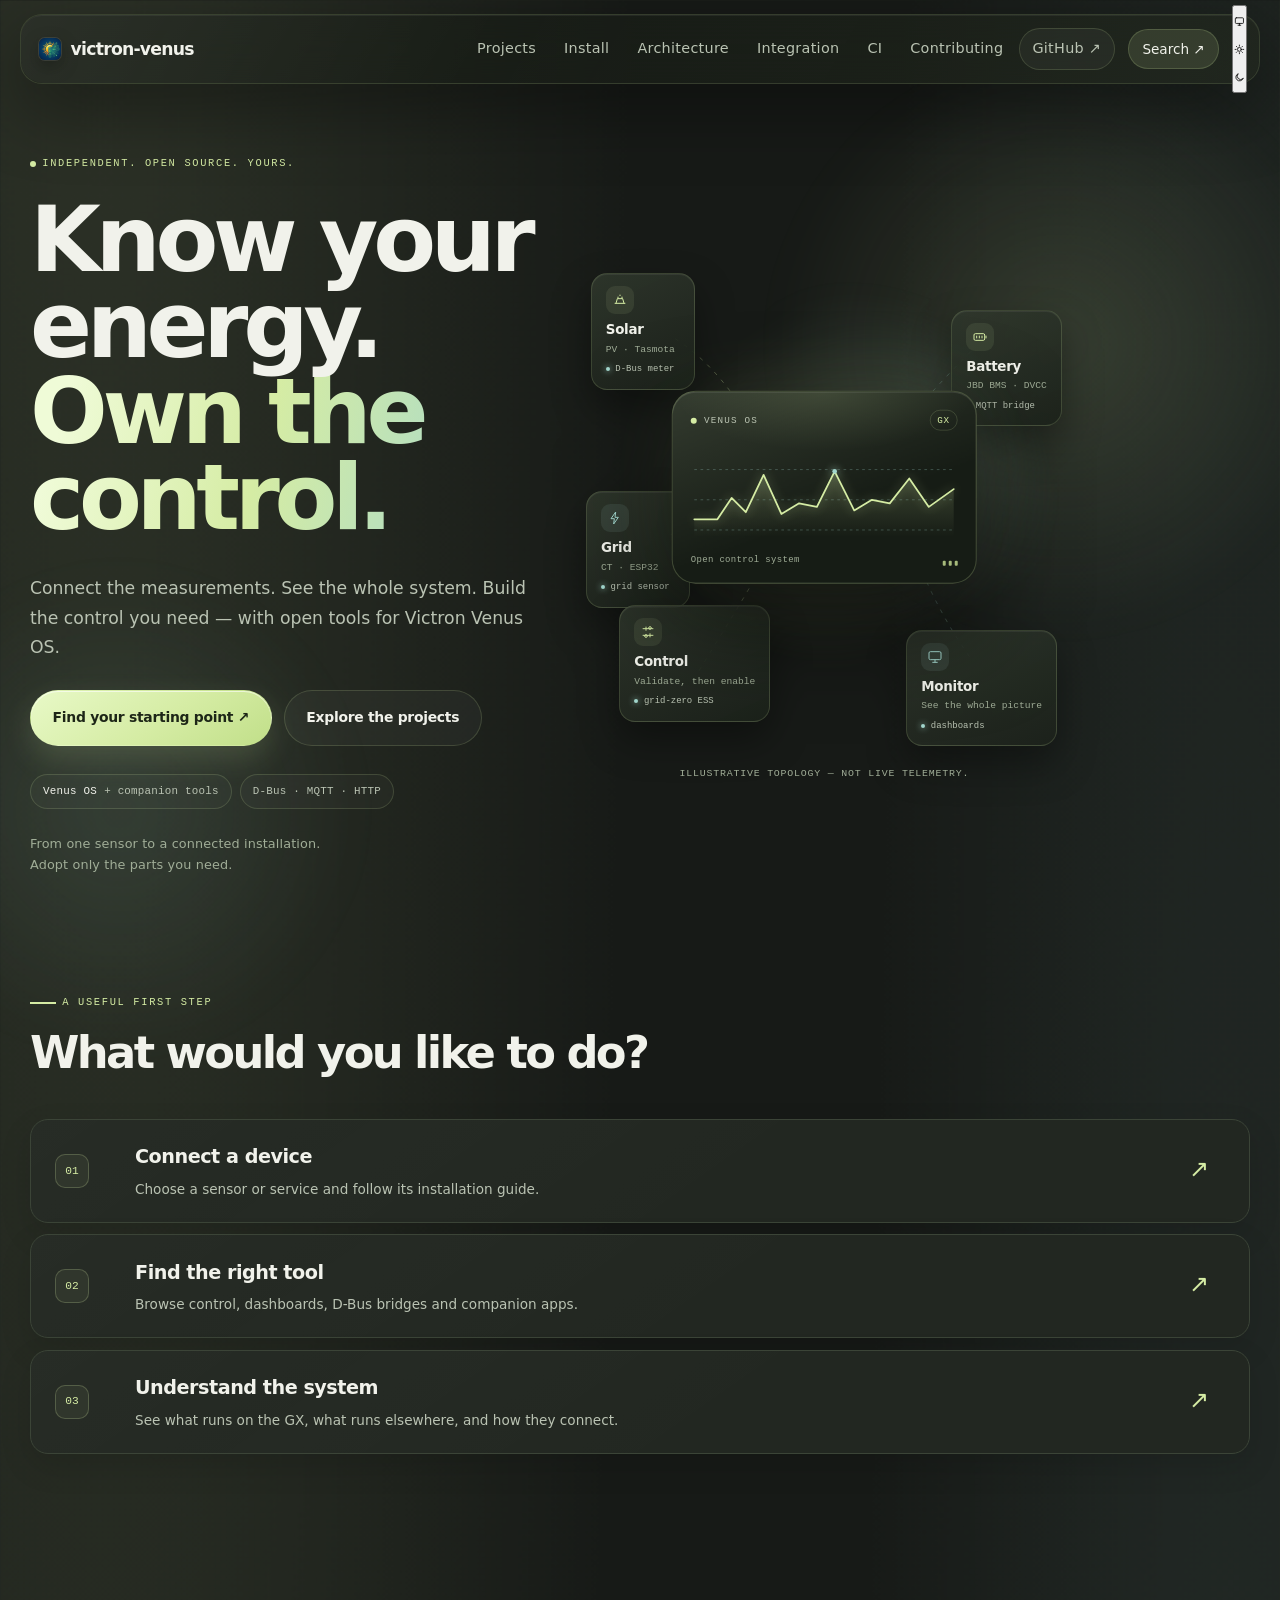
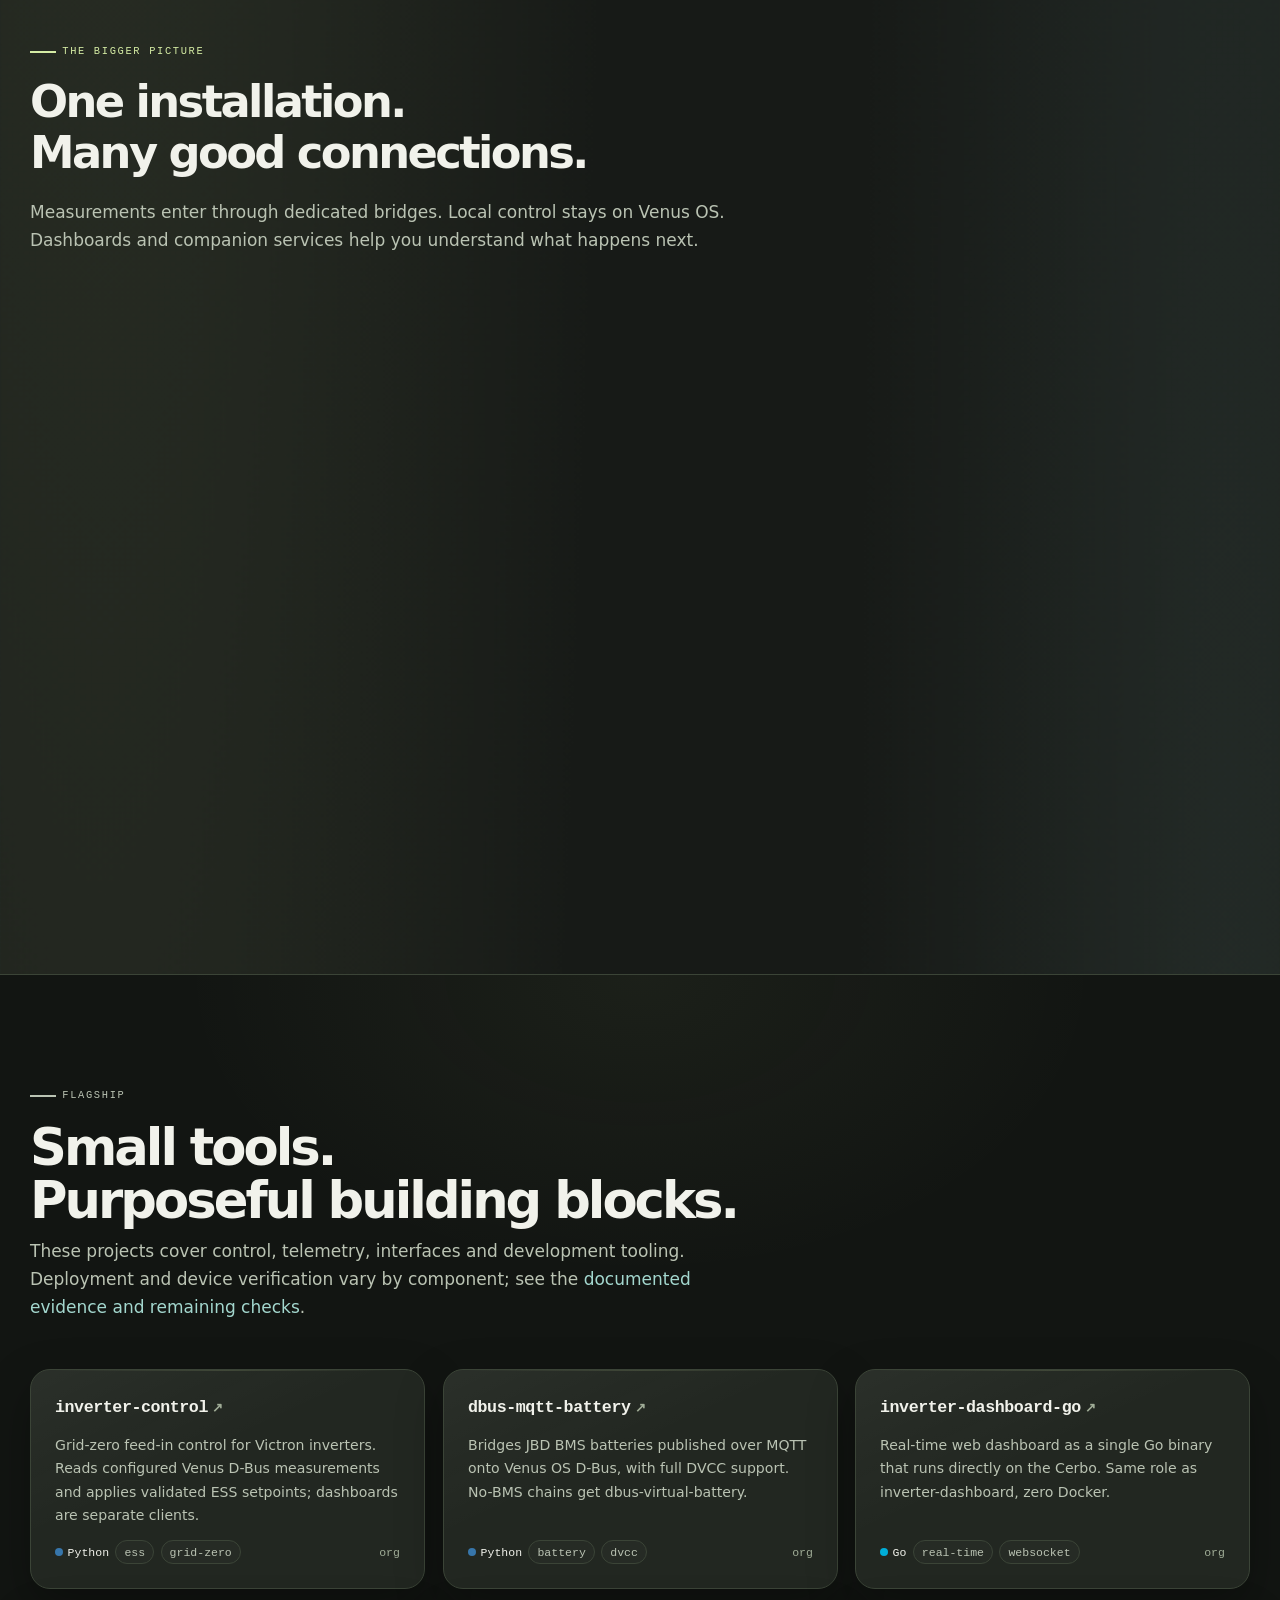
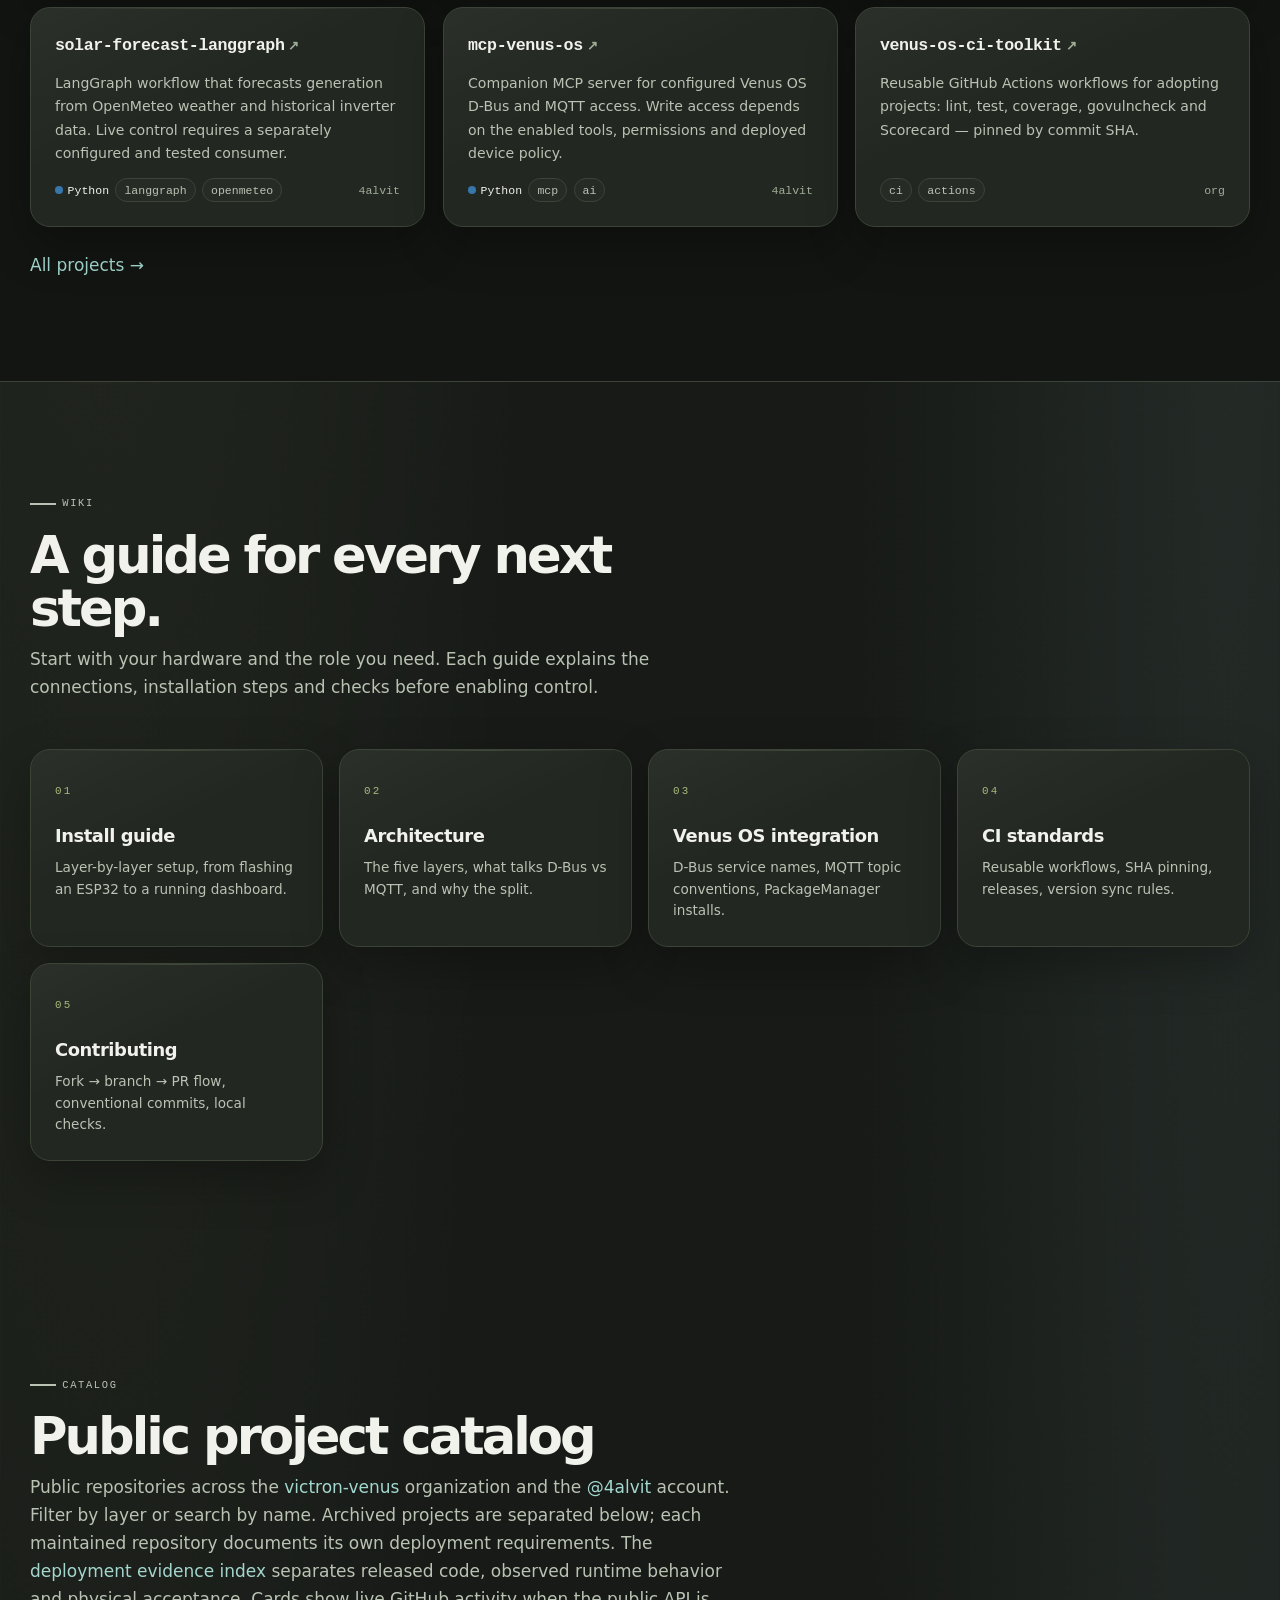
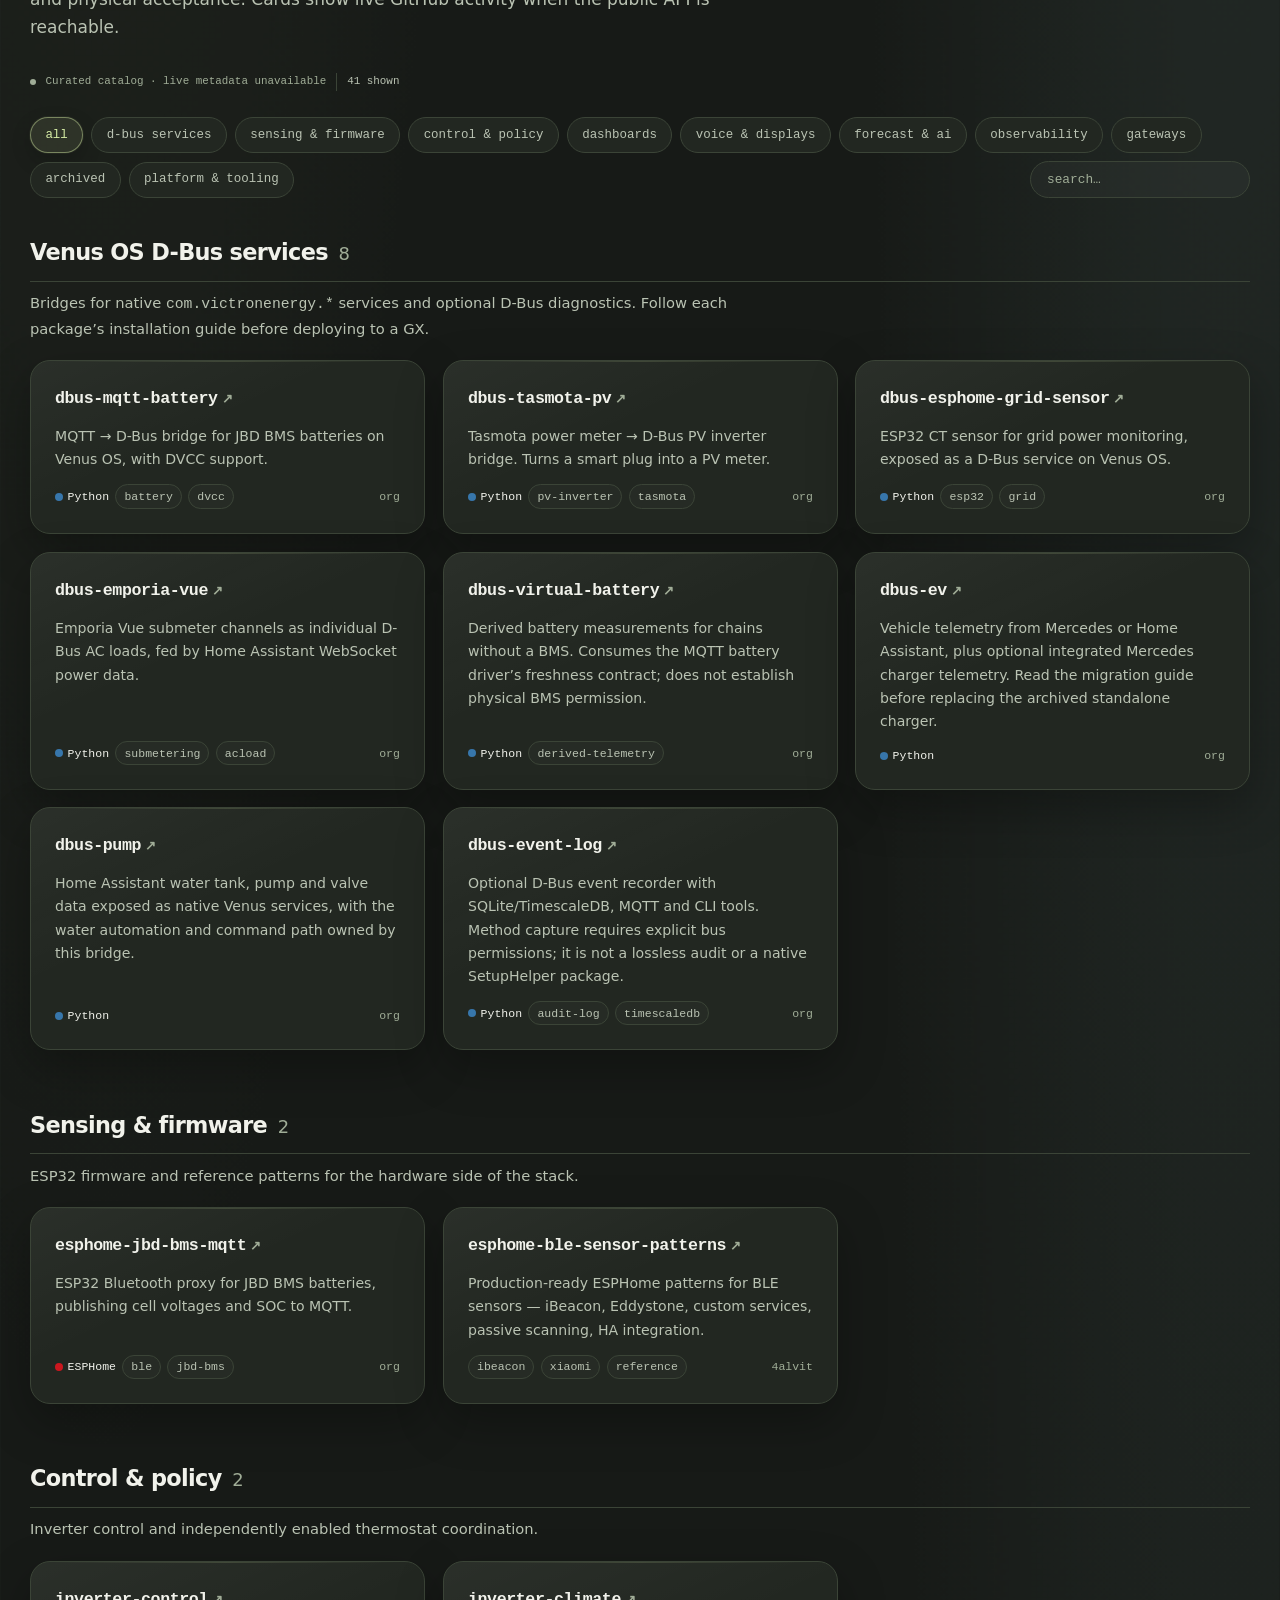
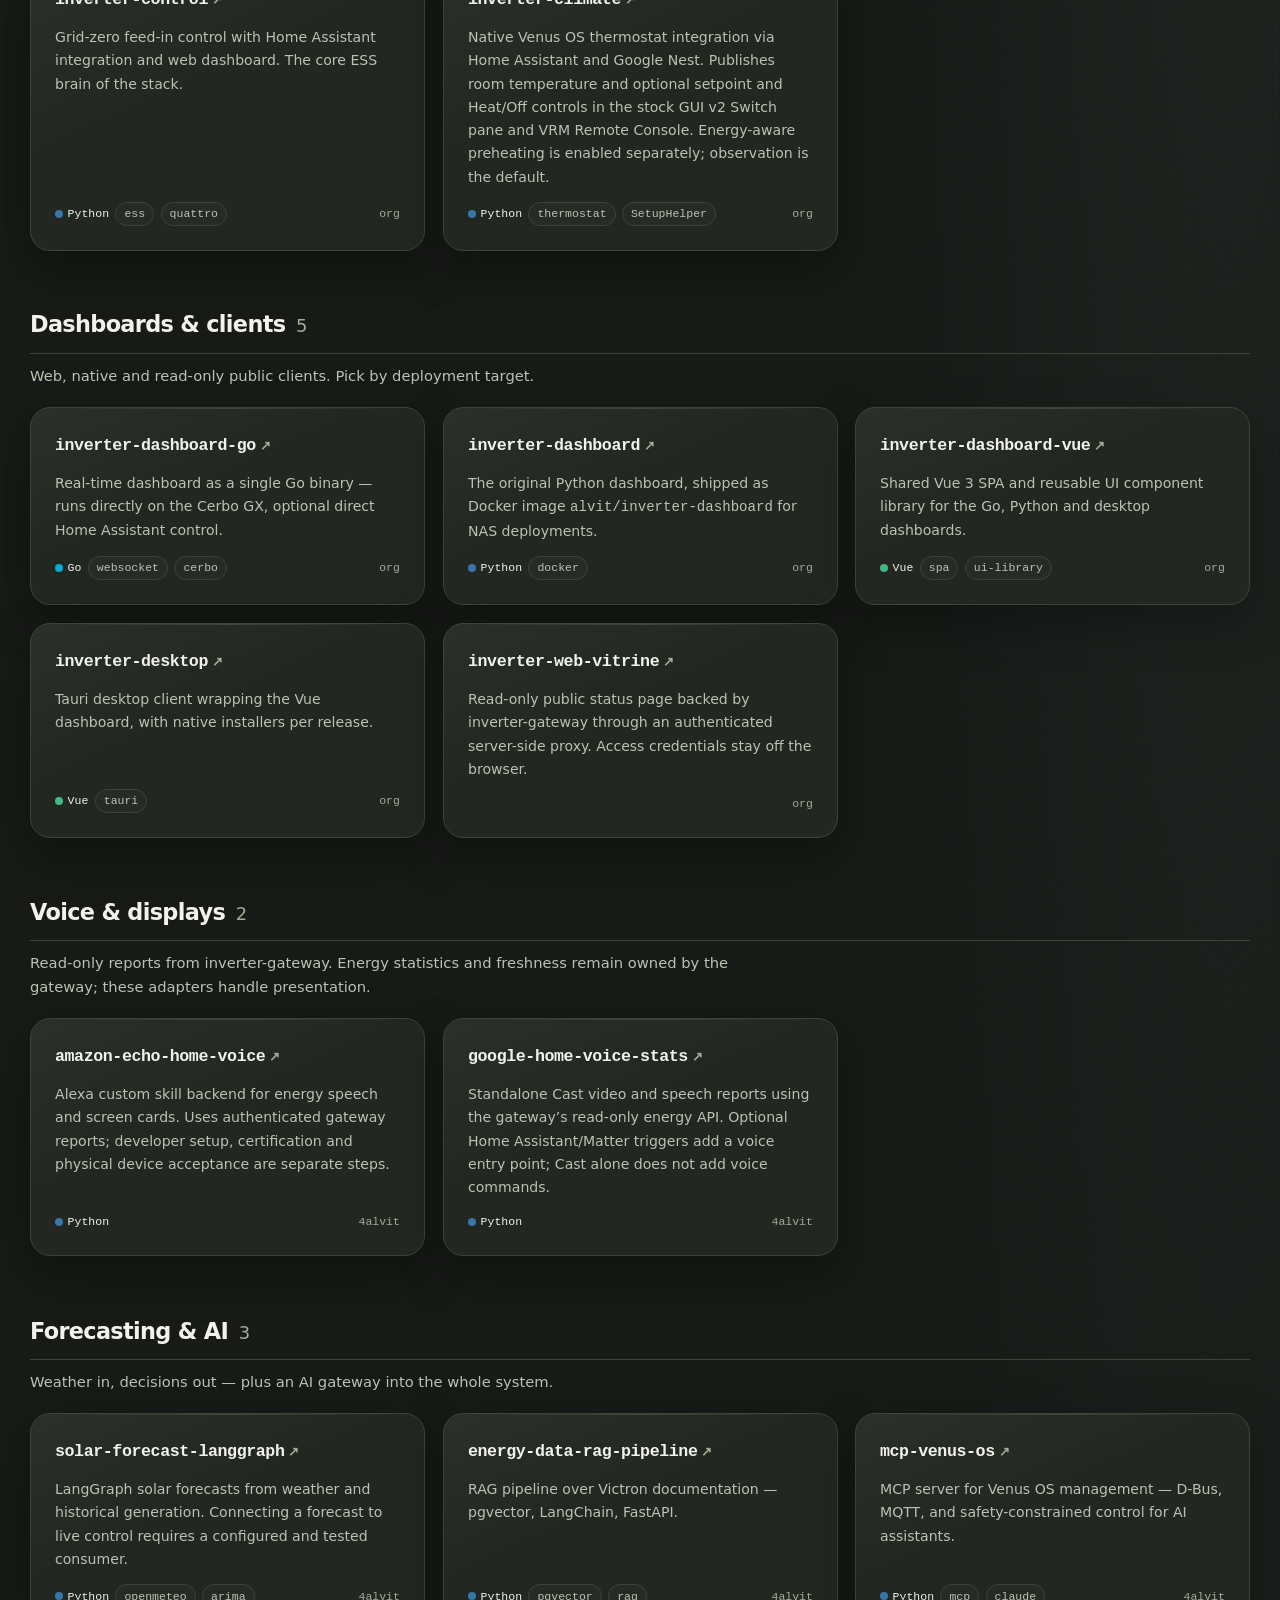
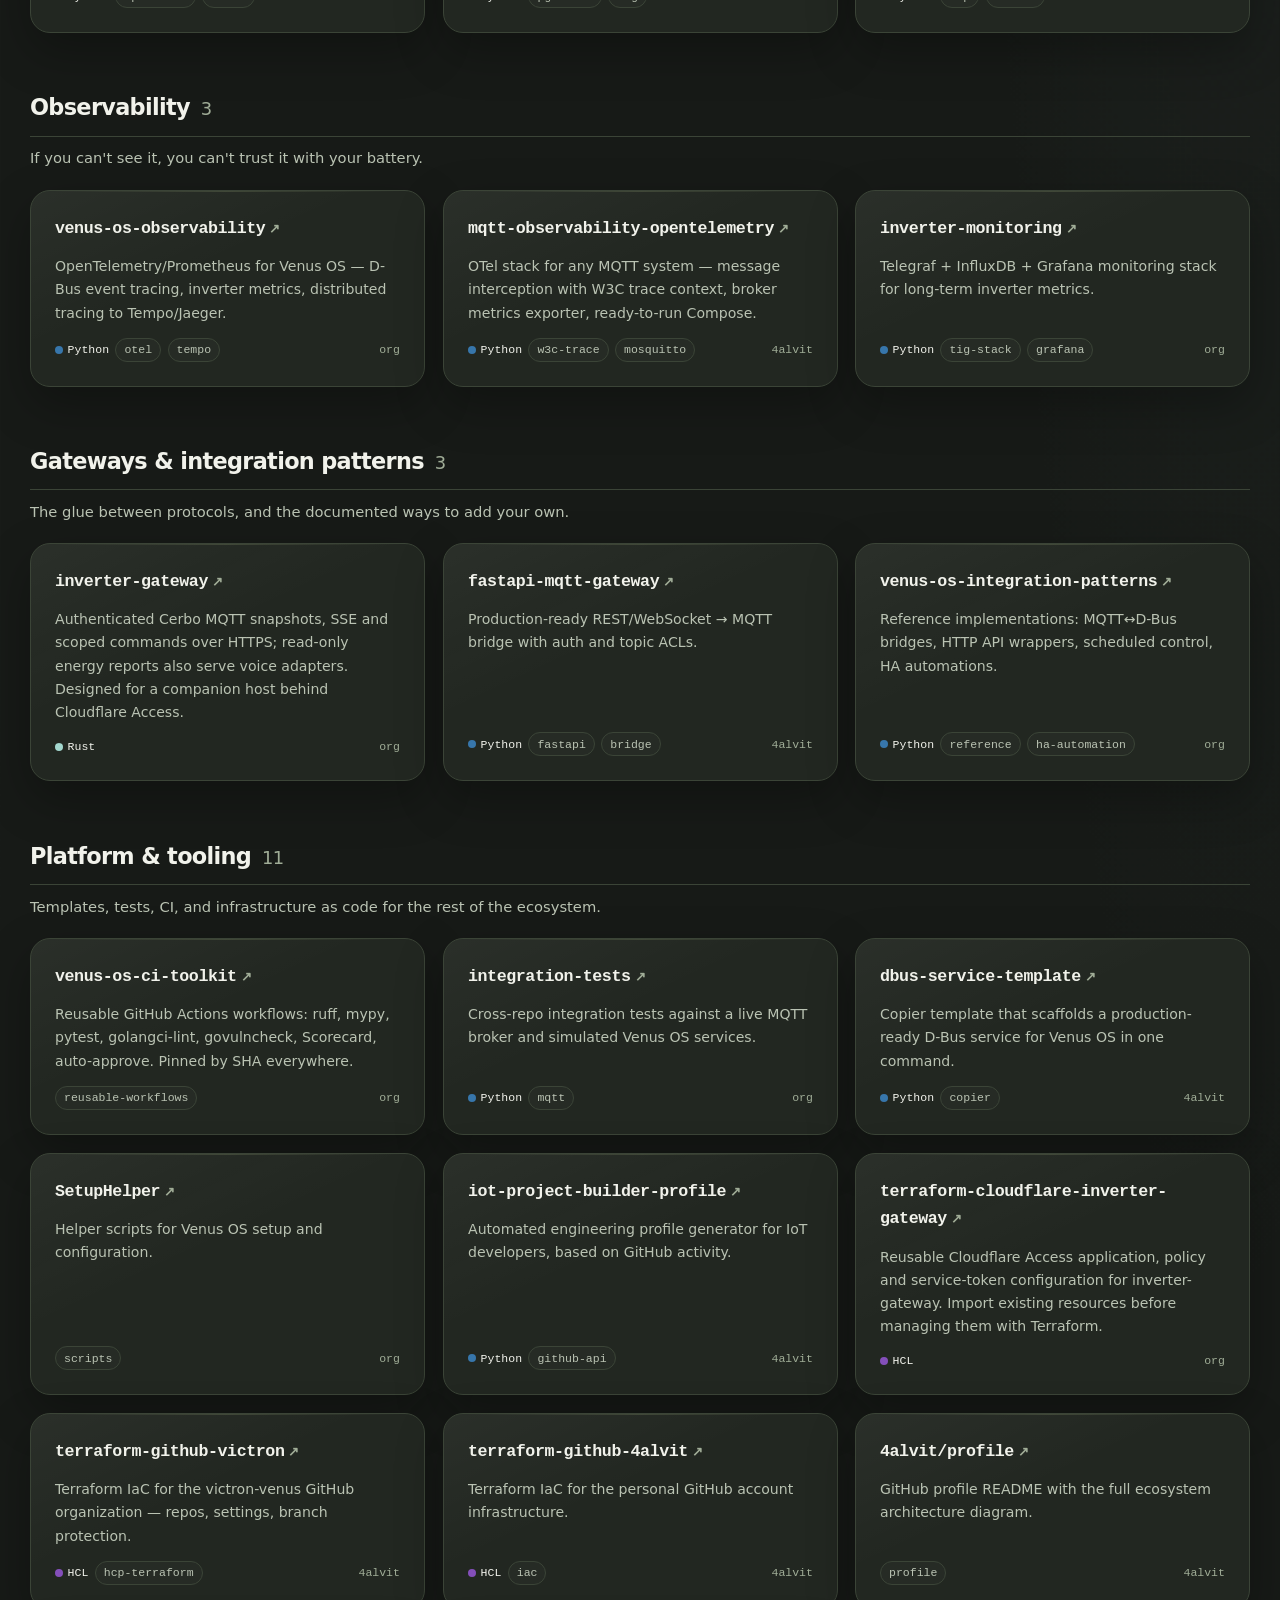
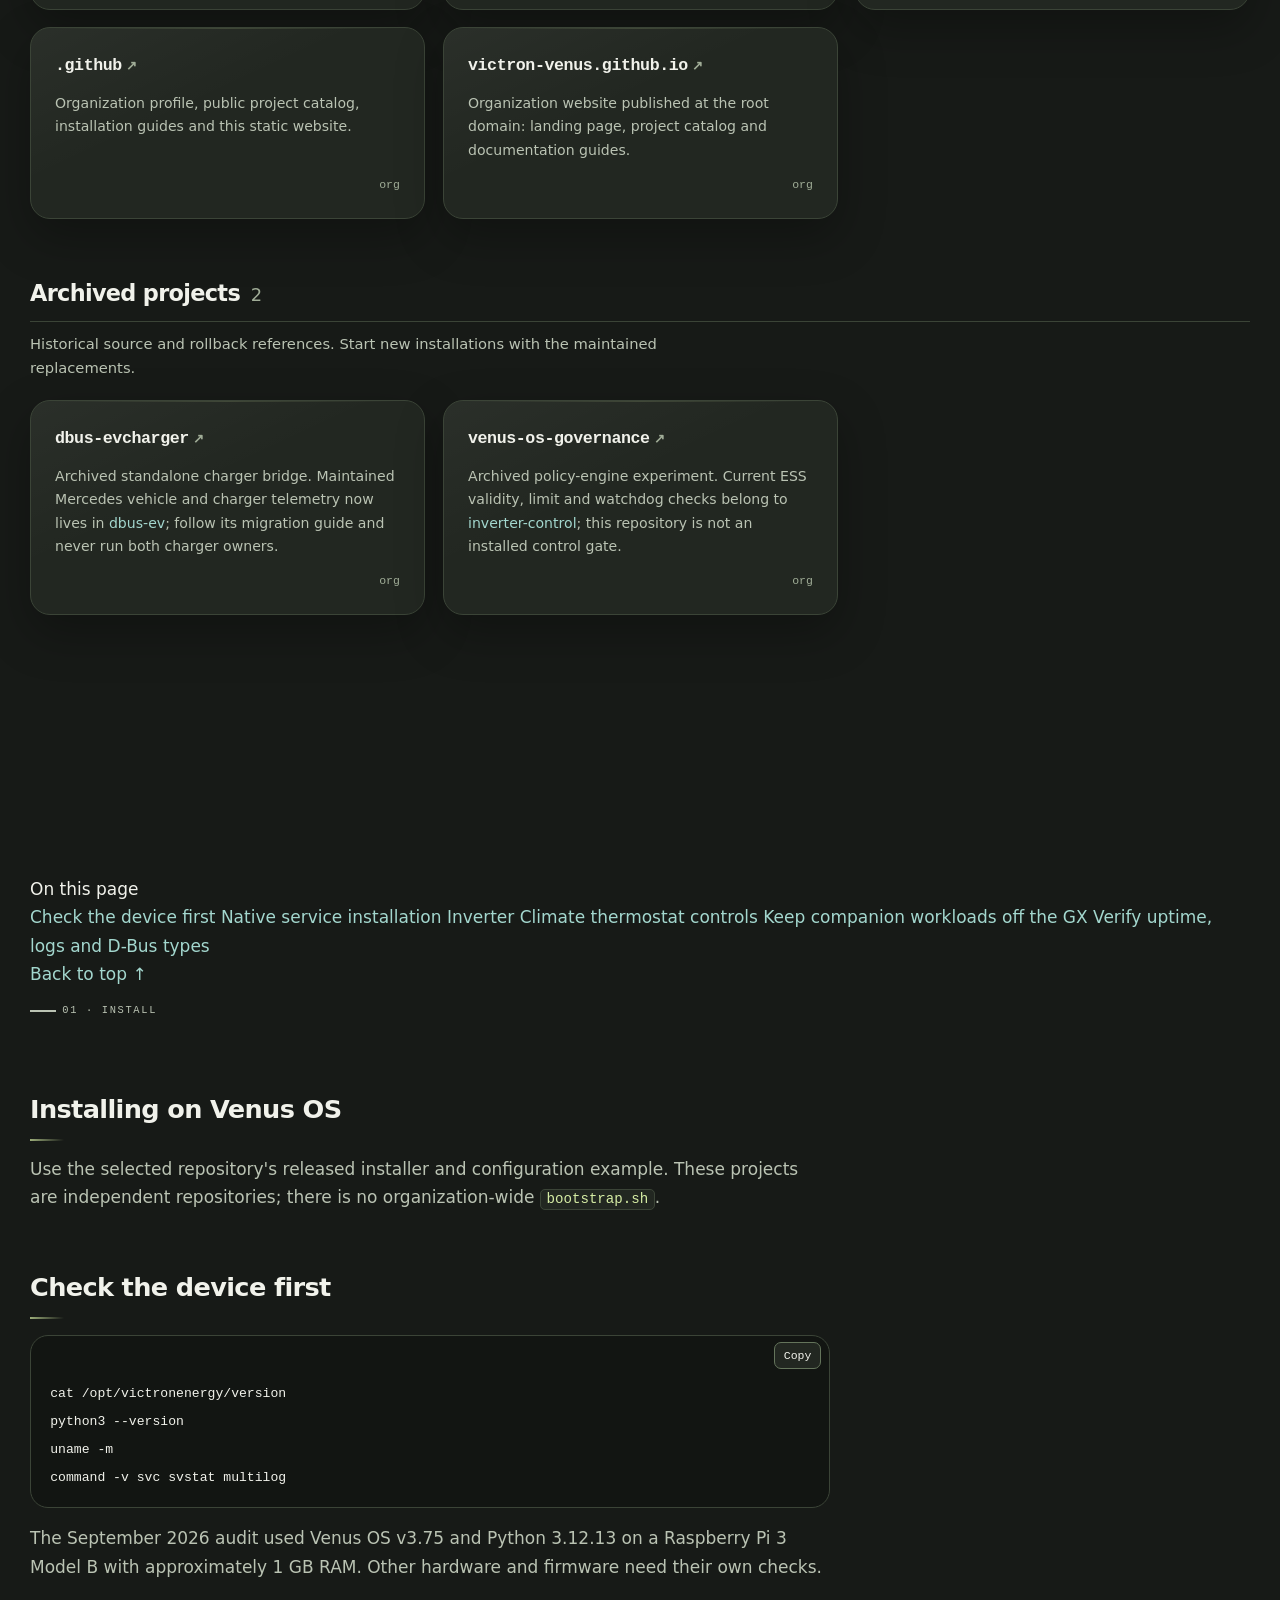
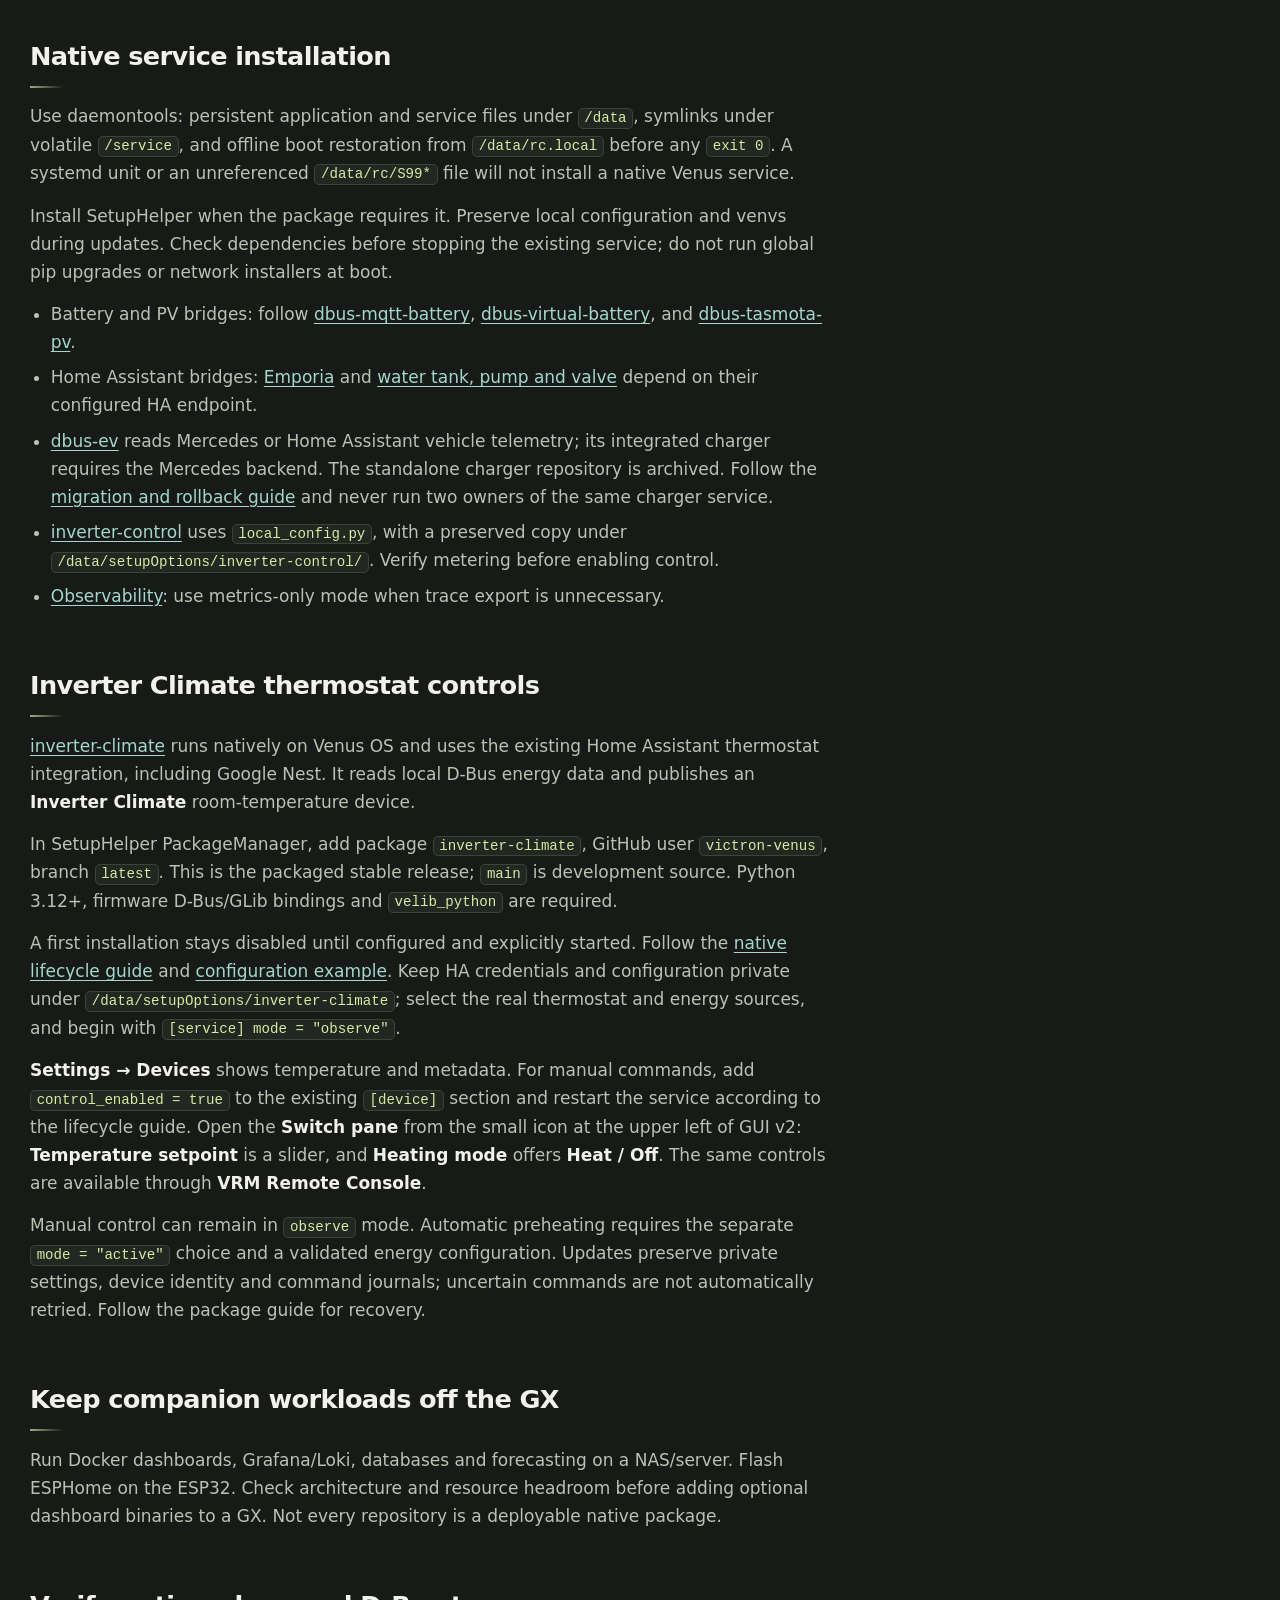
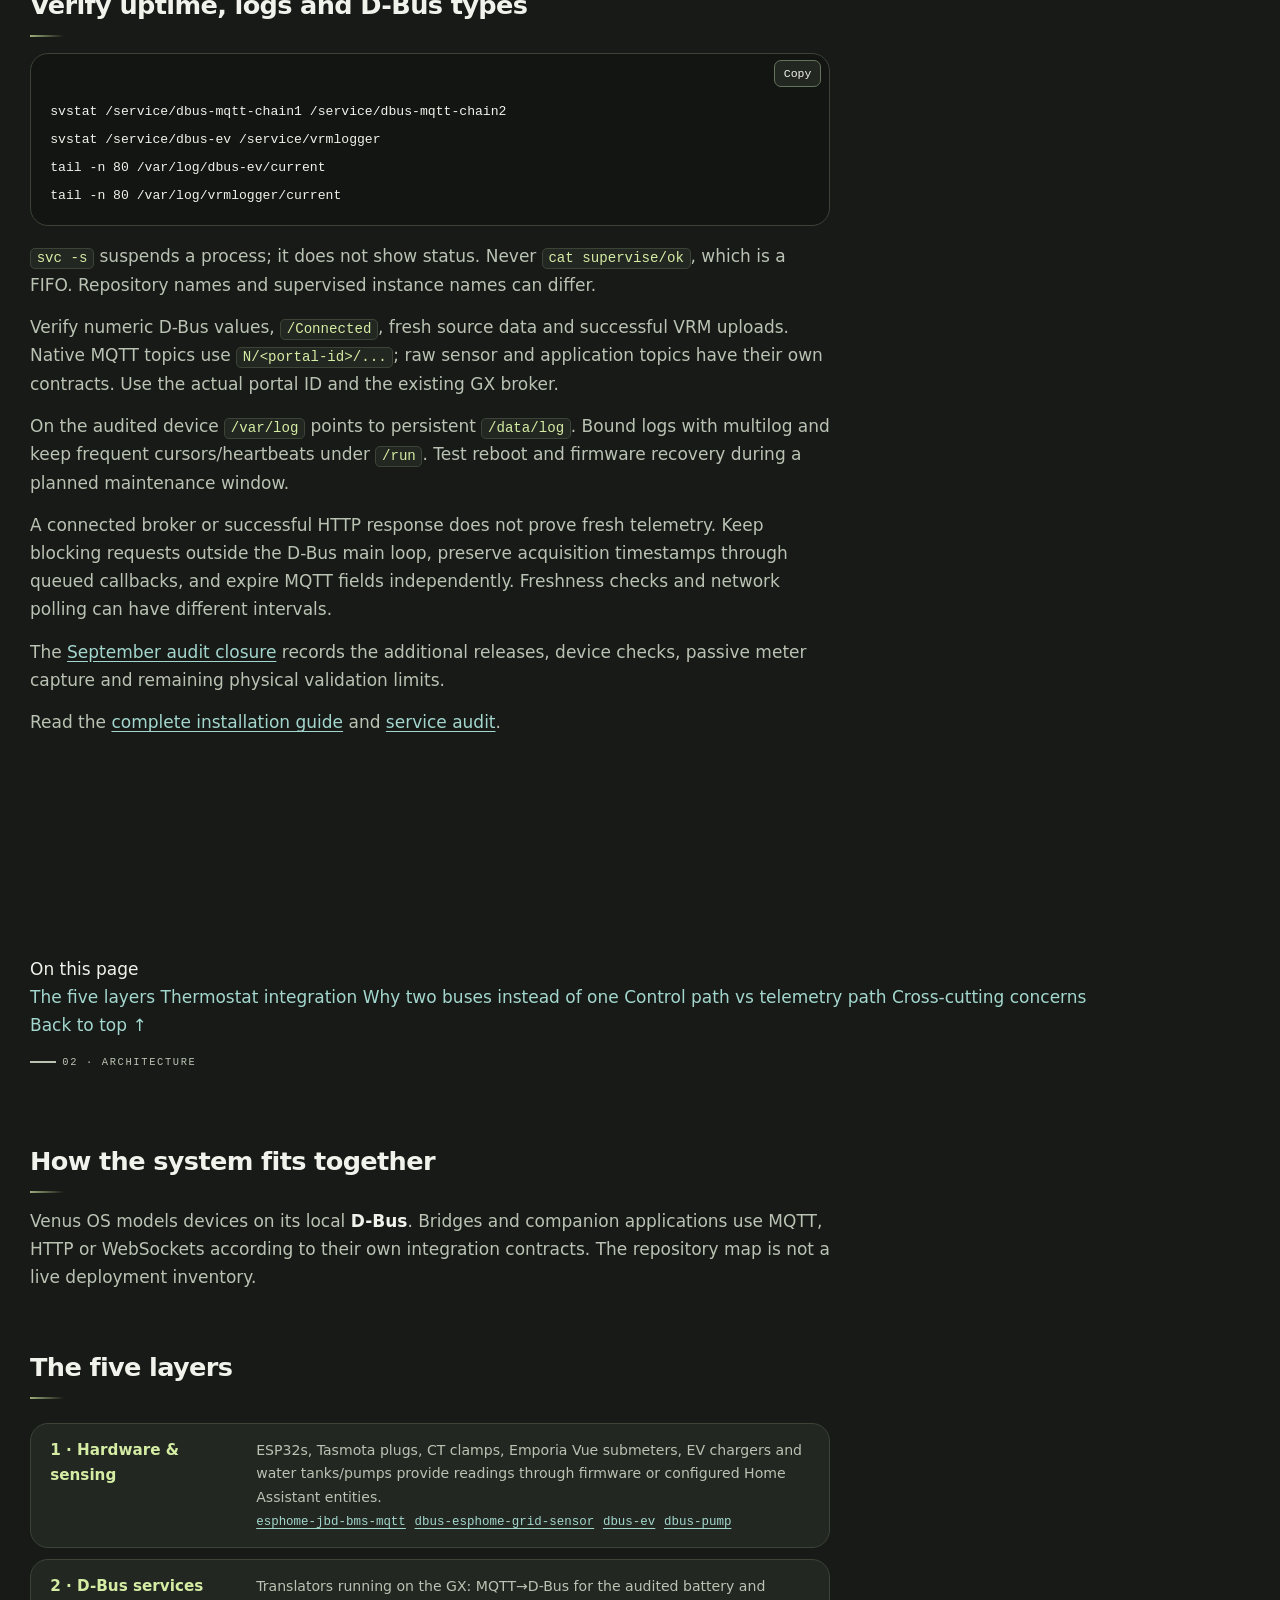
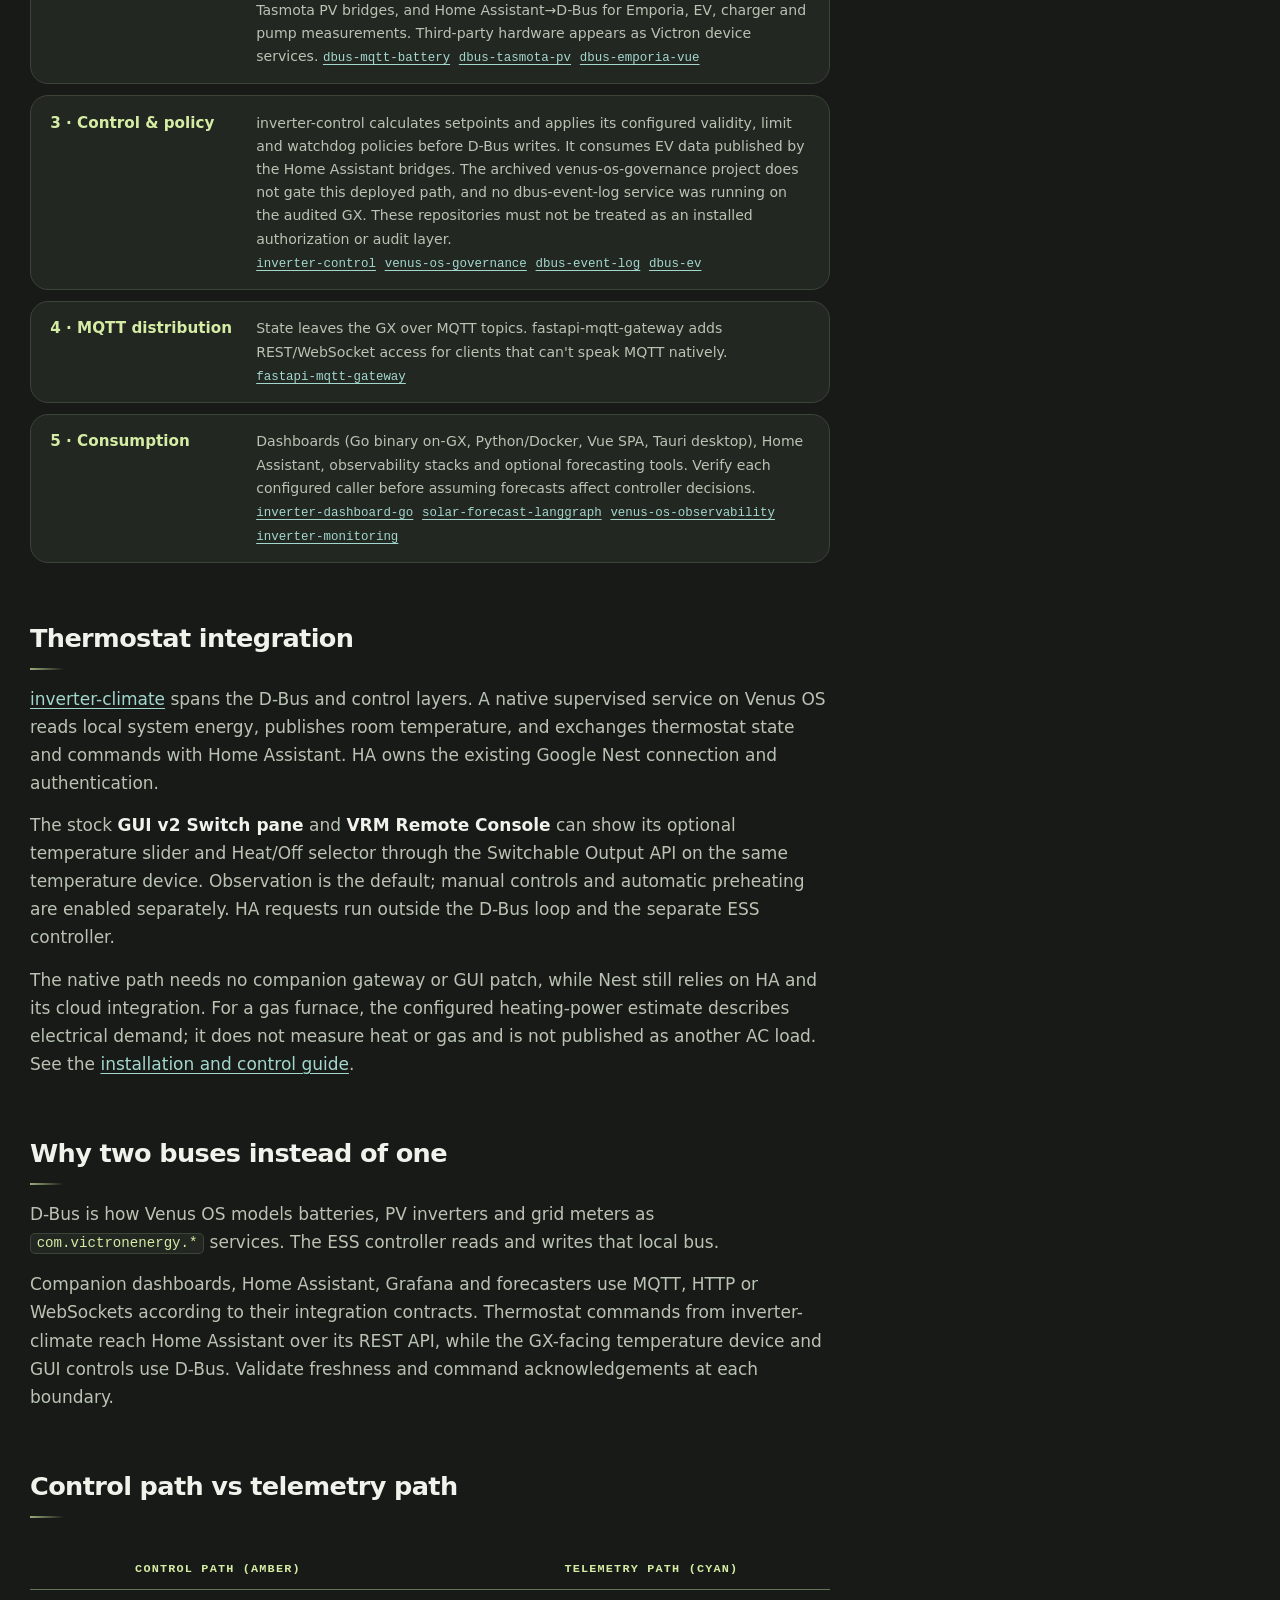
<file: wiki/index.html>
<!DOCTYPE html>
<html lang="en">
<head>
<meta charset="utf-8">
<meta name="robots" content="noindex">
<title>Wiki — Victron Venus</title>
<link rel="canonical" href="https://victron-venus.github.io/#docs">
<meta http-equiv="refresh" content="0; url=/#docs">
<script>location.replace("/#docs");</script>
<!-- page-counter -->
<script type='module'
        src='https://static.cloudflareinsights.com/beacon.min.js'
        data-cf-beacon='{"token": "7ebefa349af04e8094da7cfcb8db175f"}'></script>
</head>
<body>
<p>This page is now part of the <a href="/#docs">single-page Victron Venus site</a>.</p>
</body>
</html>
</file>
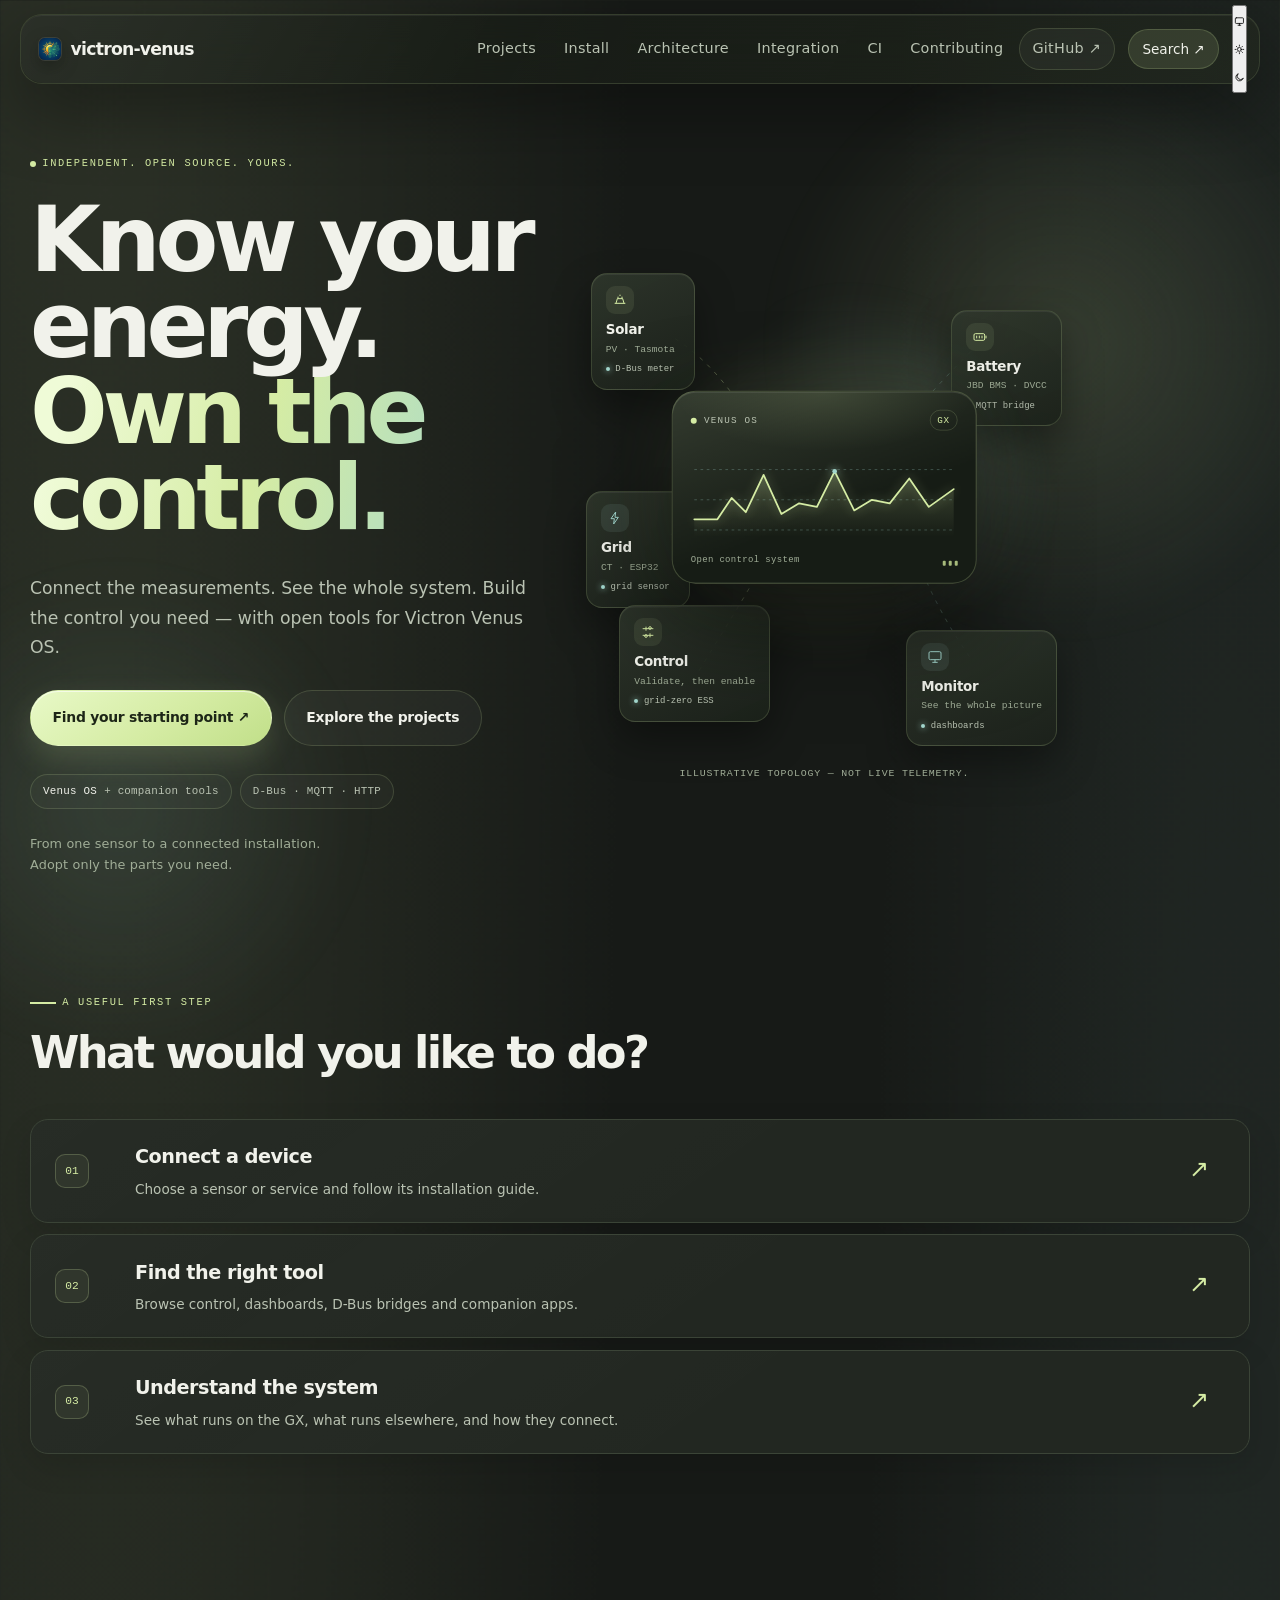
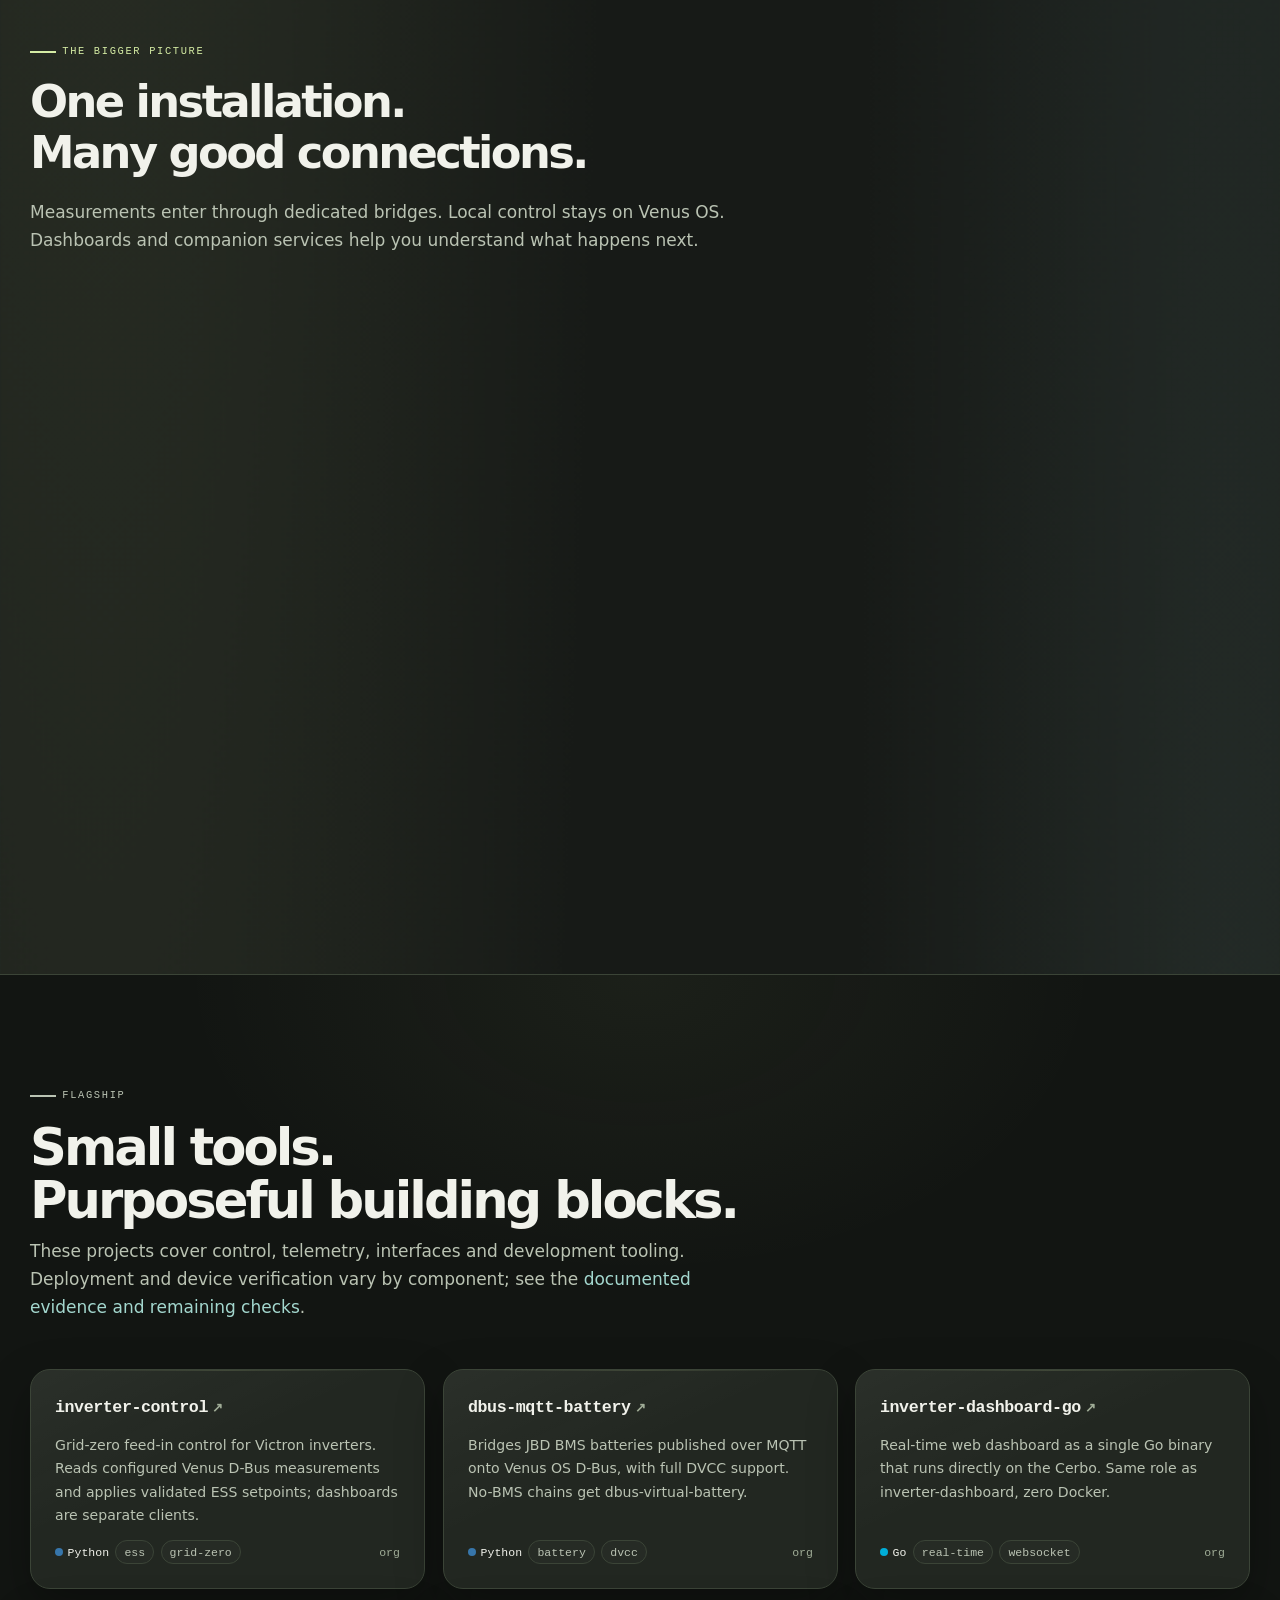
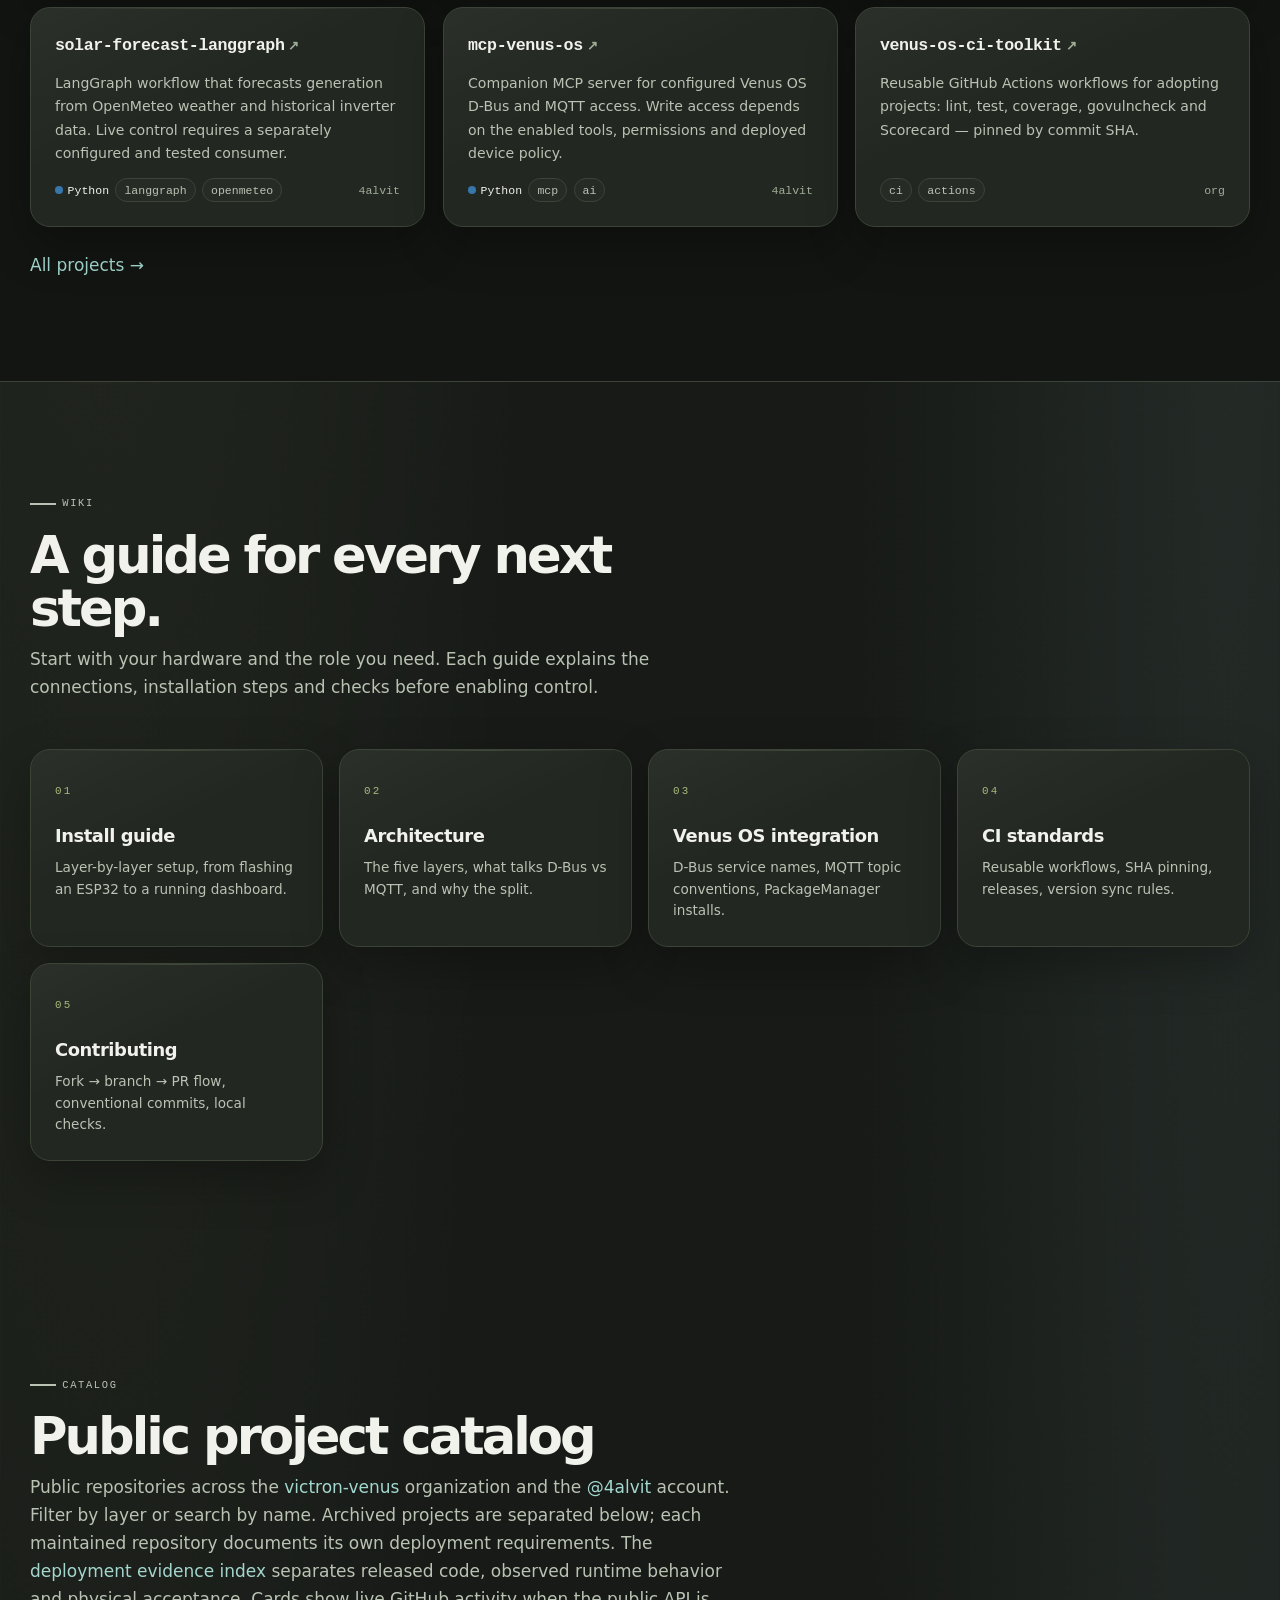
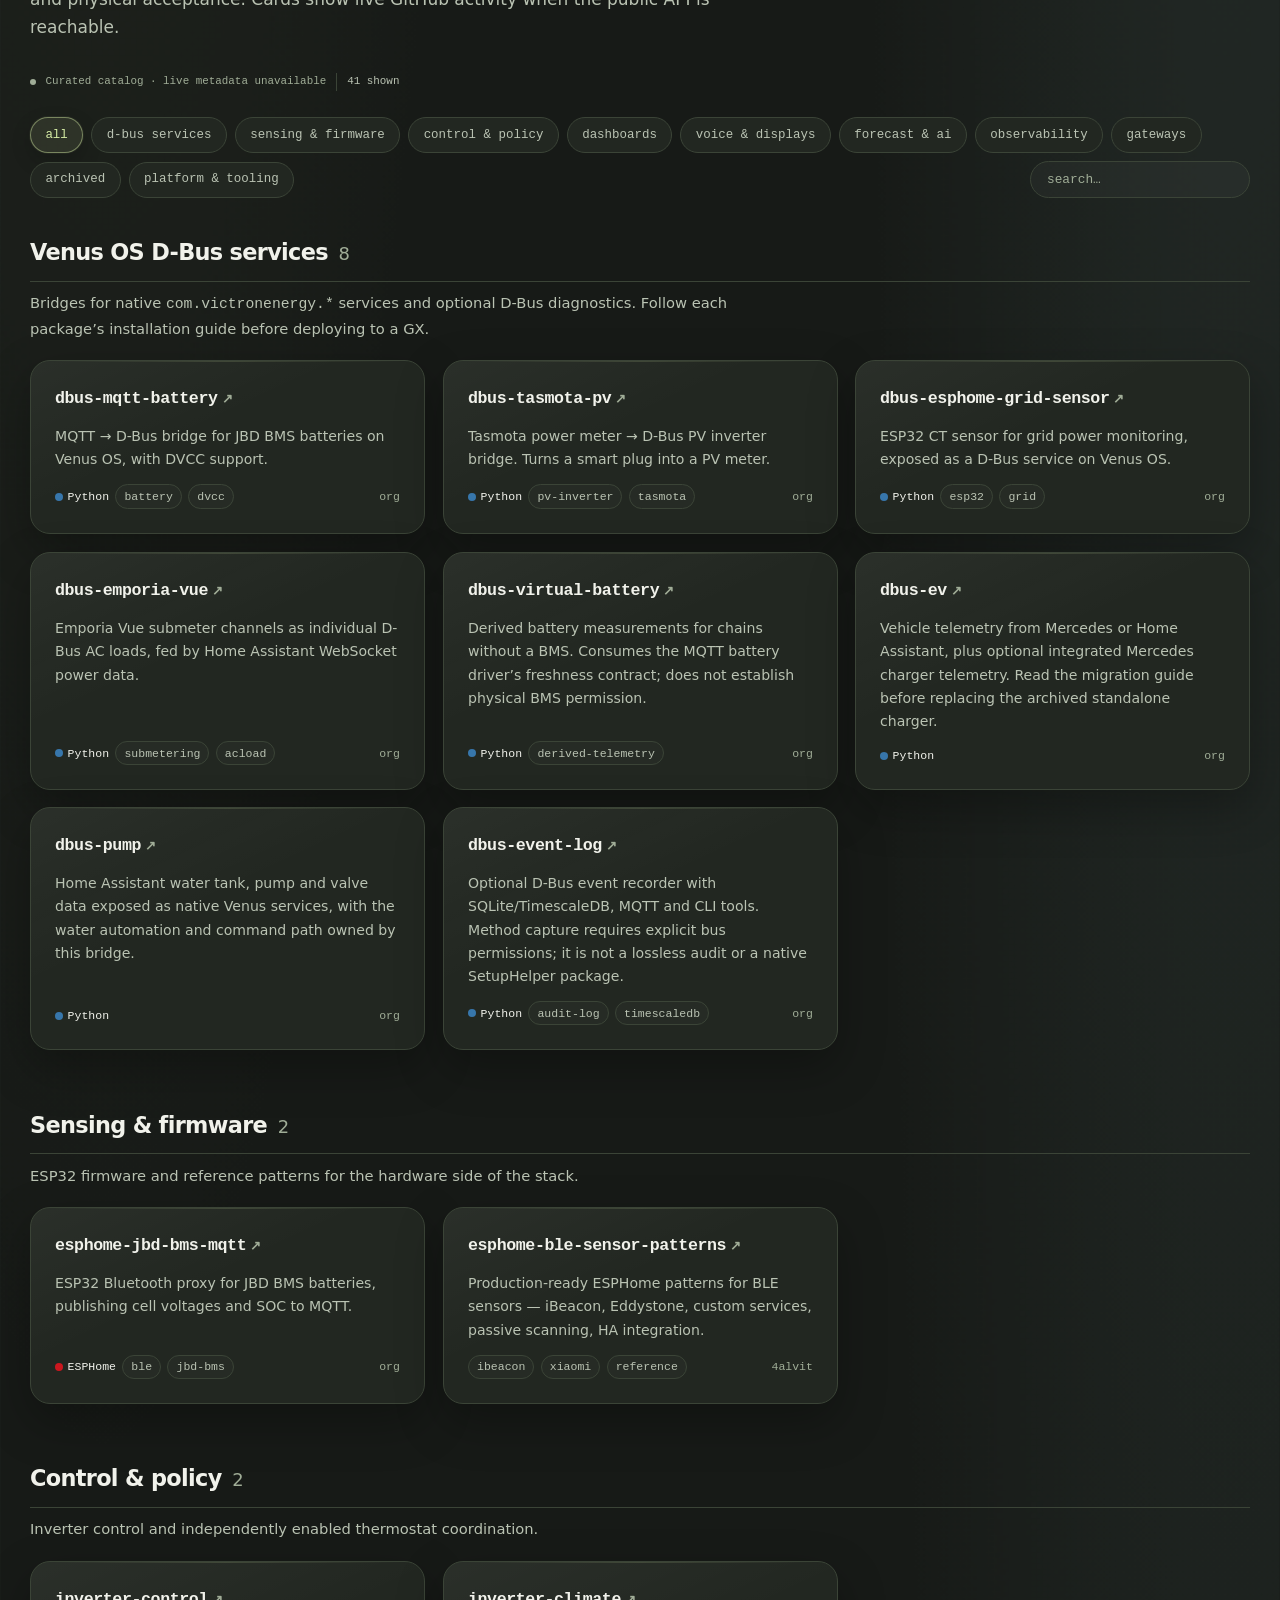
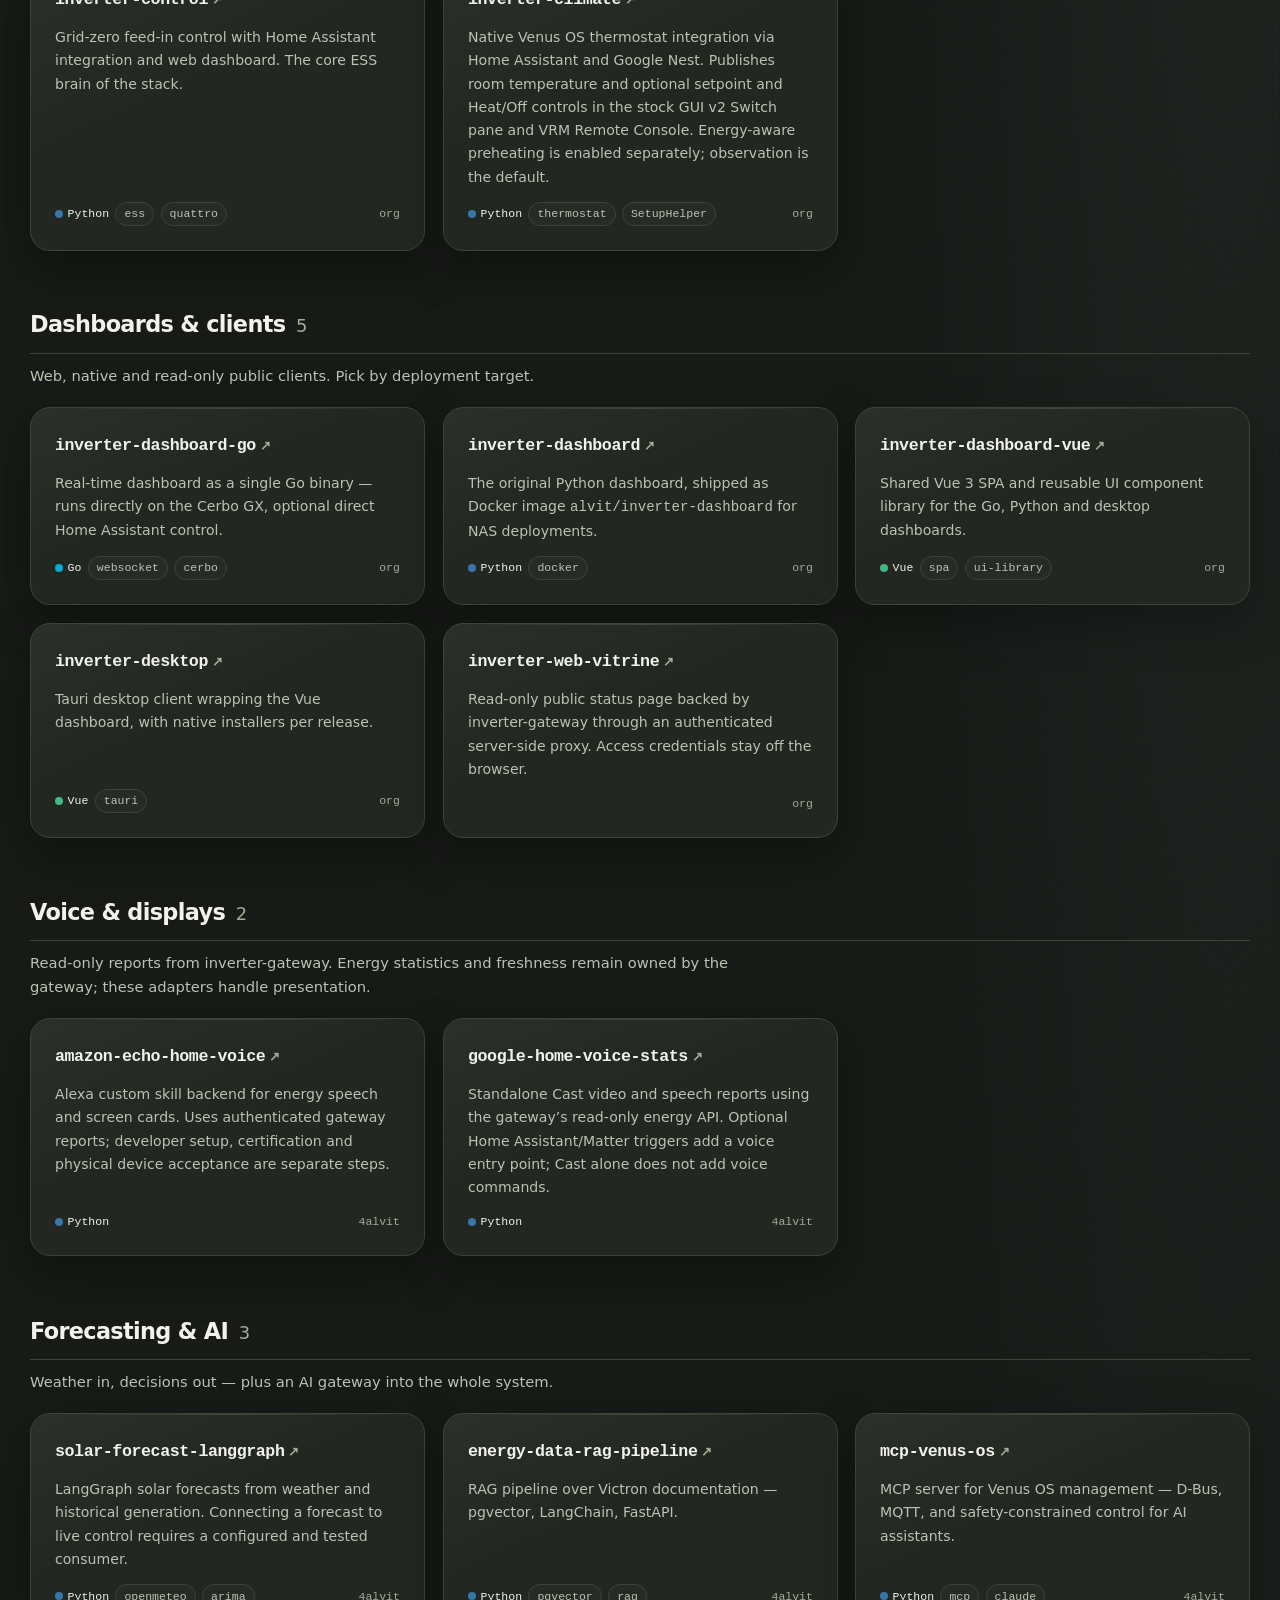
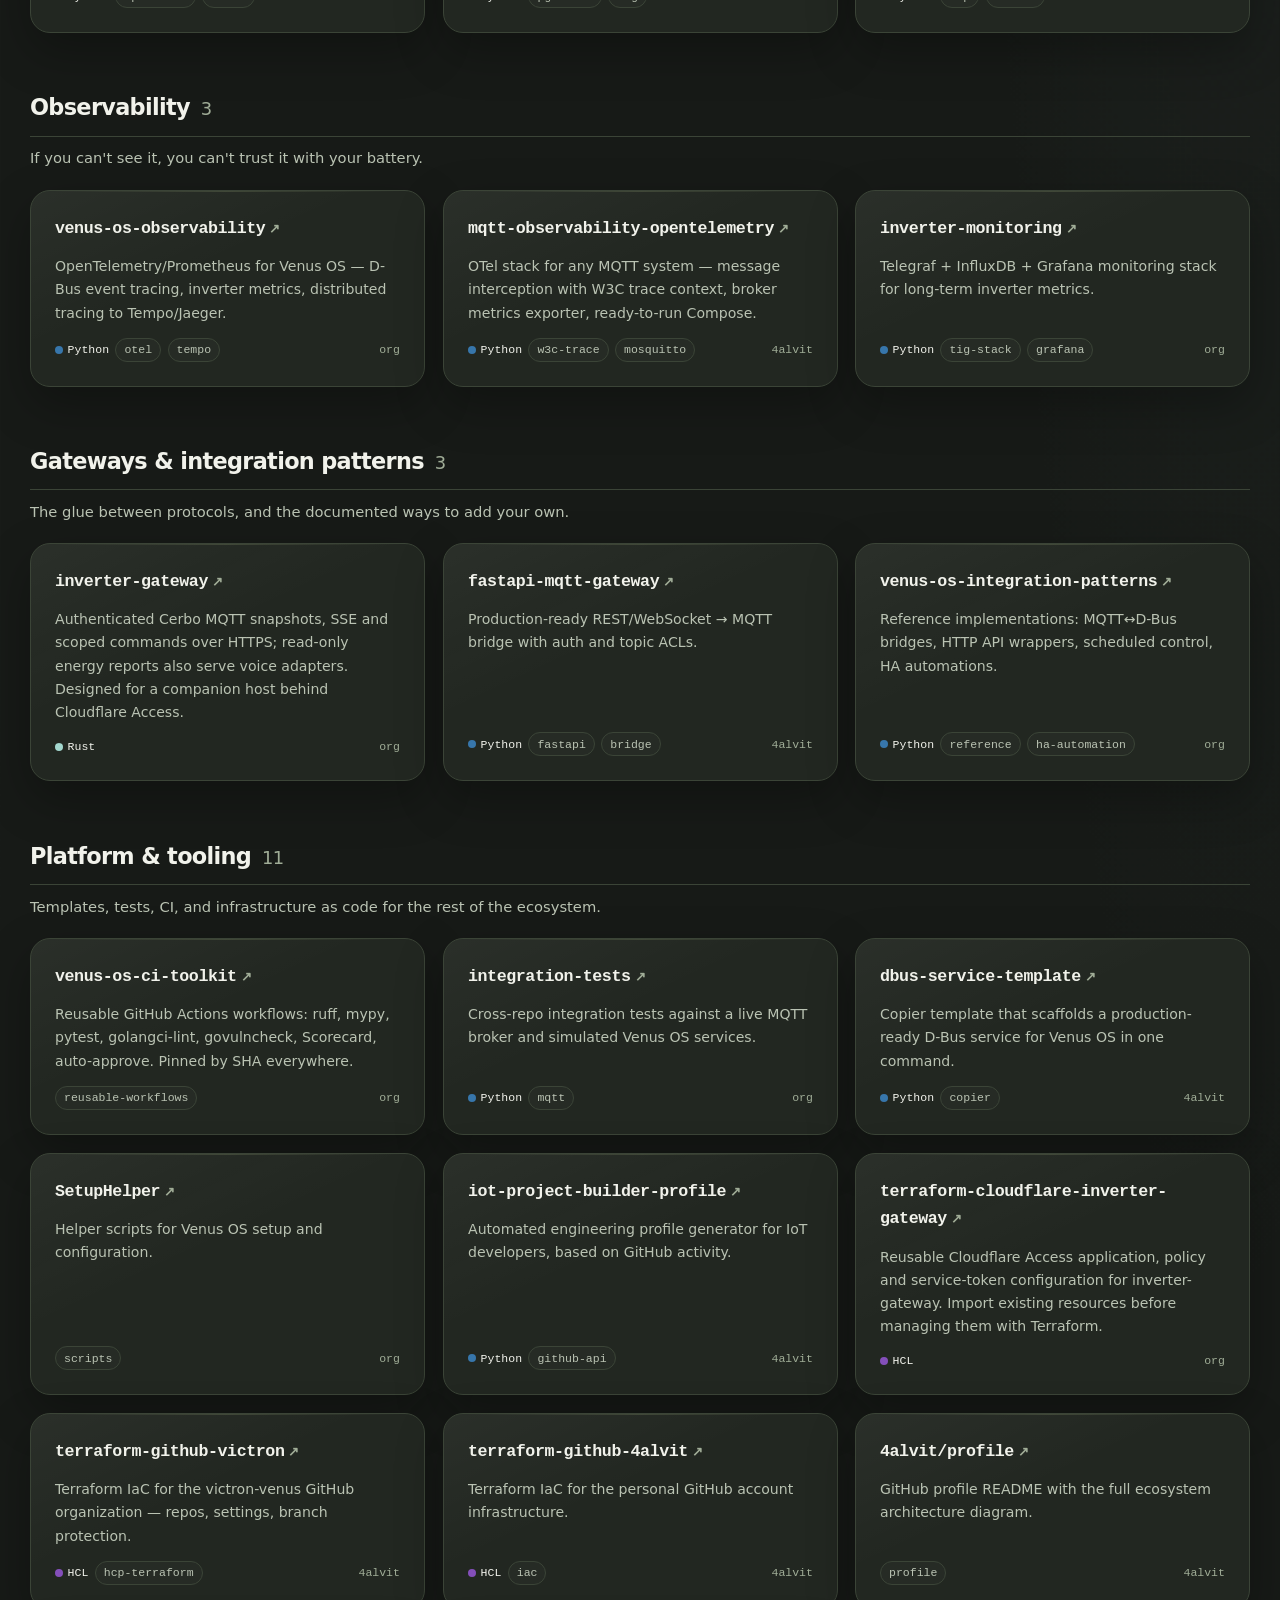
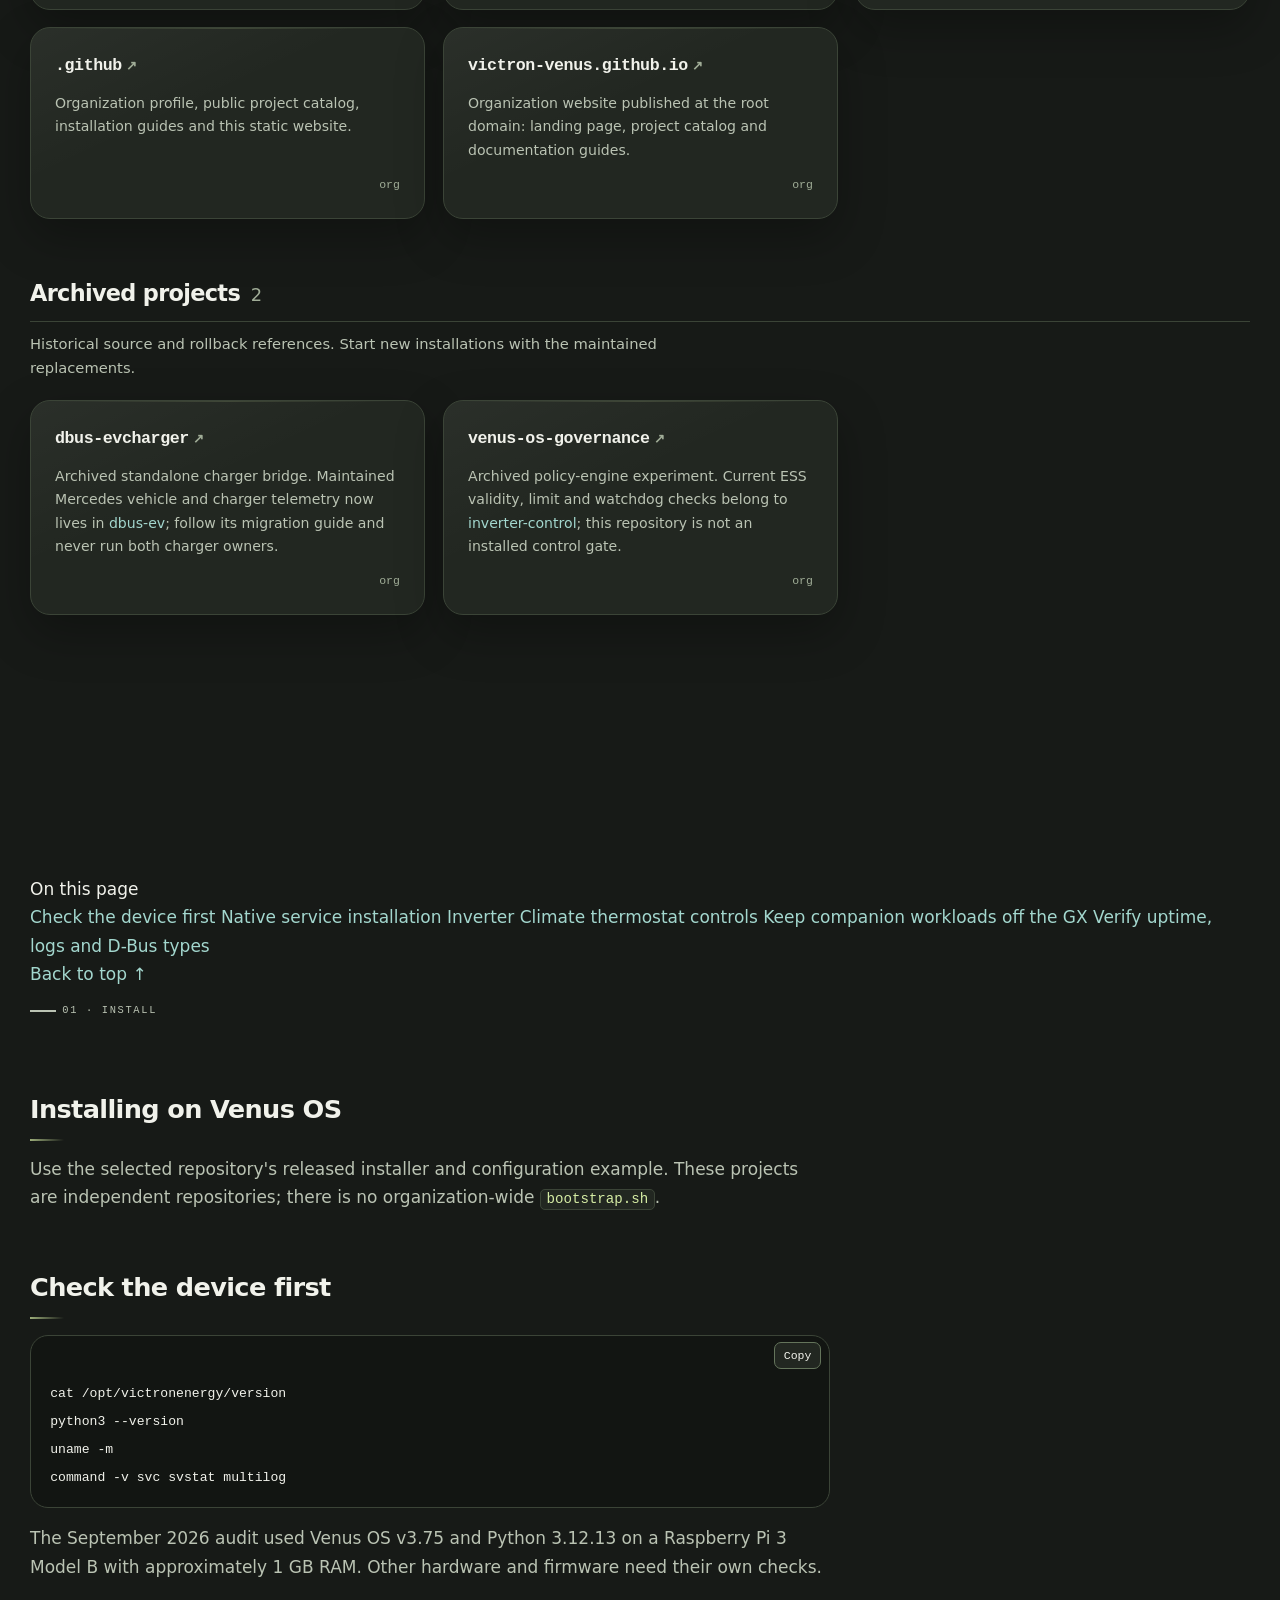
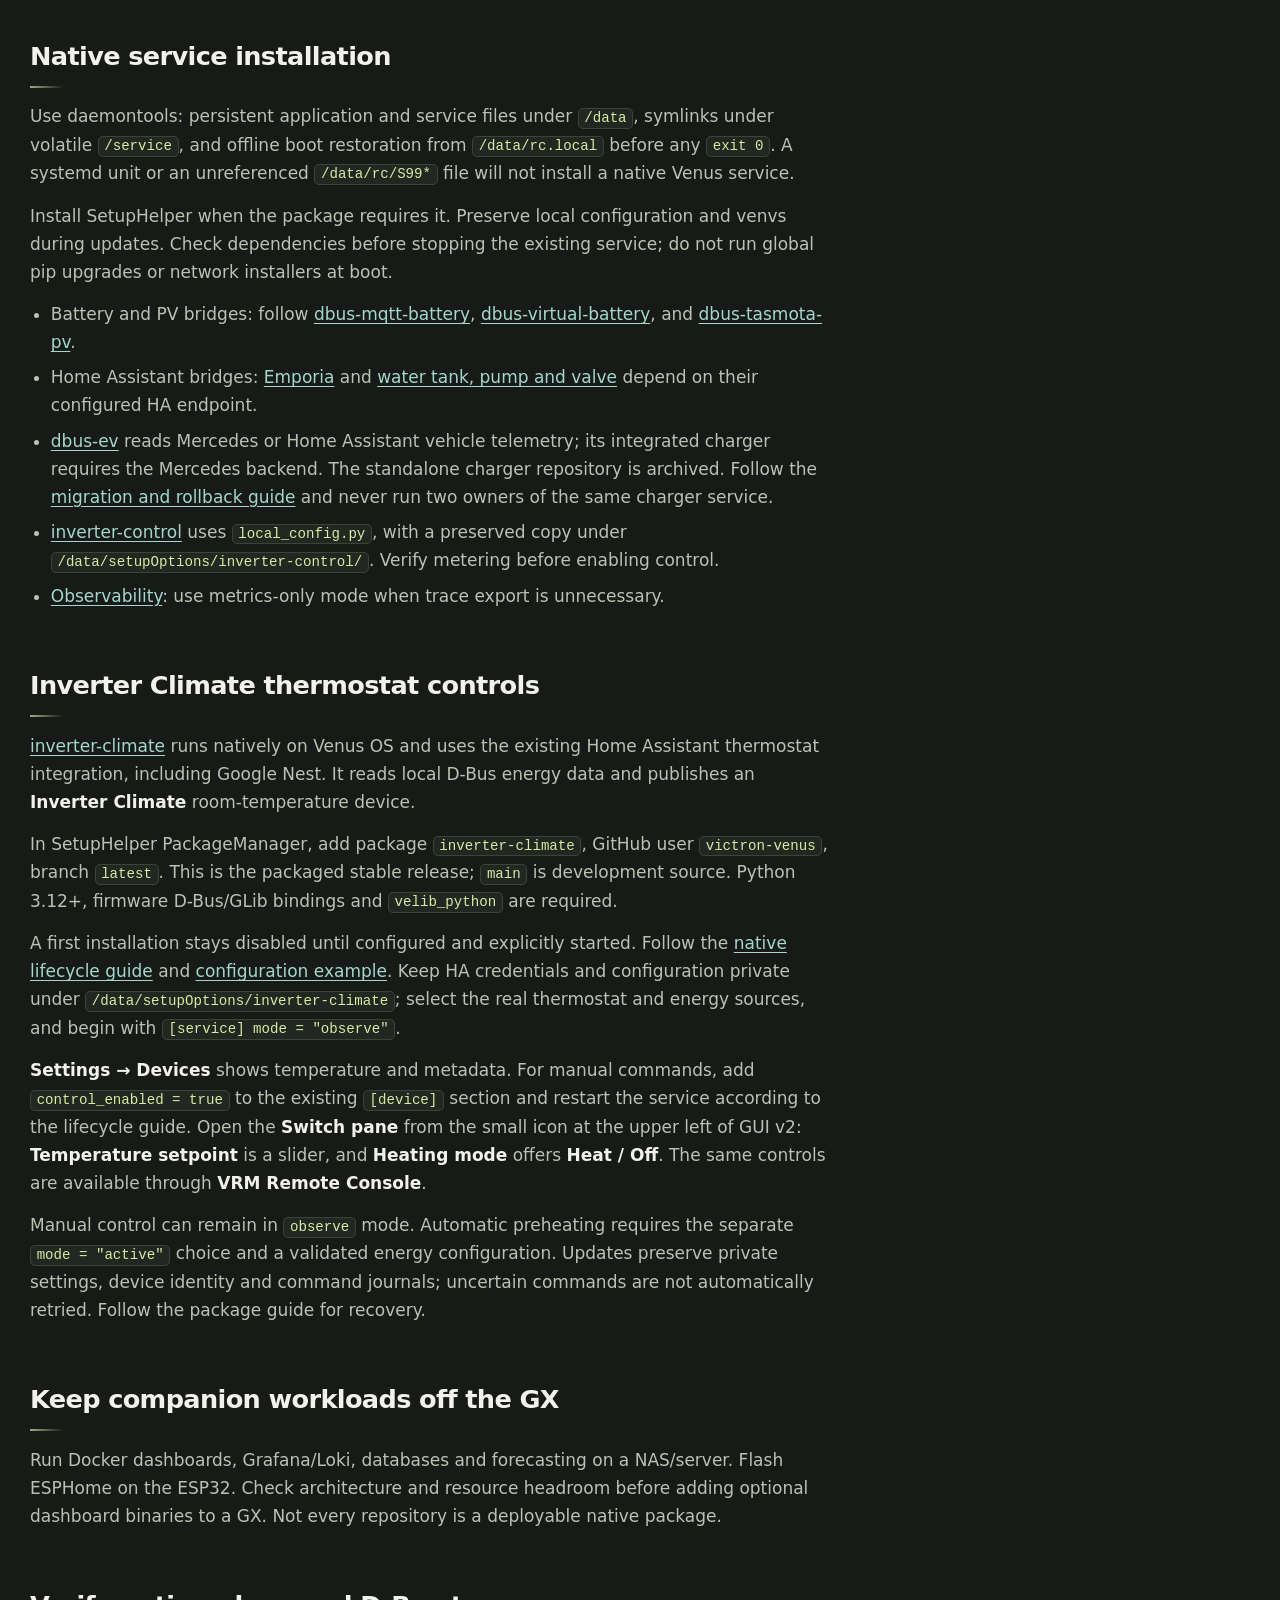
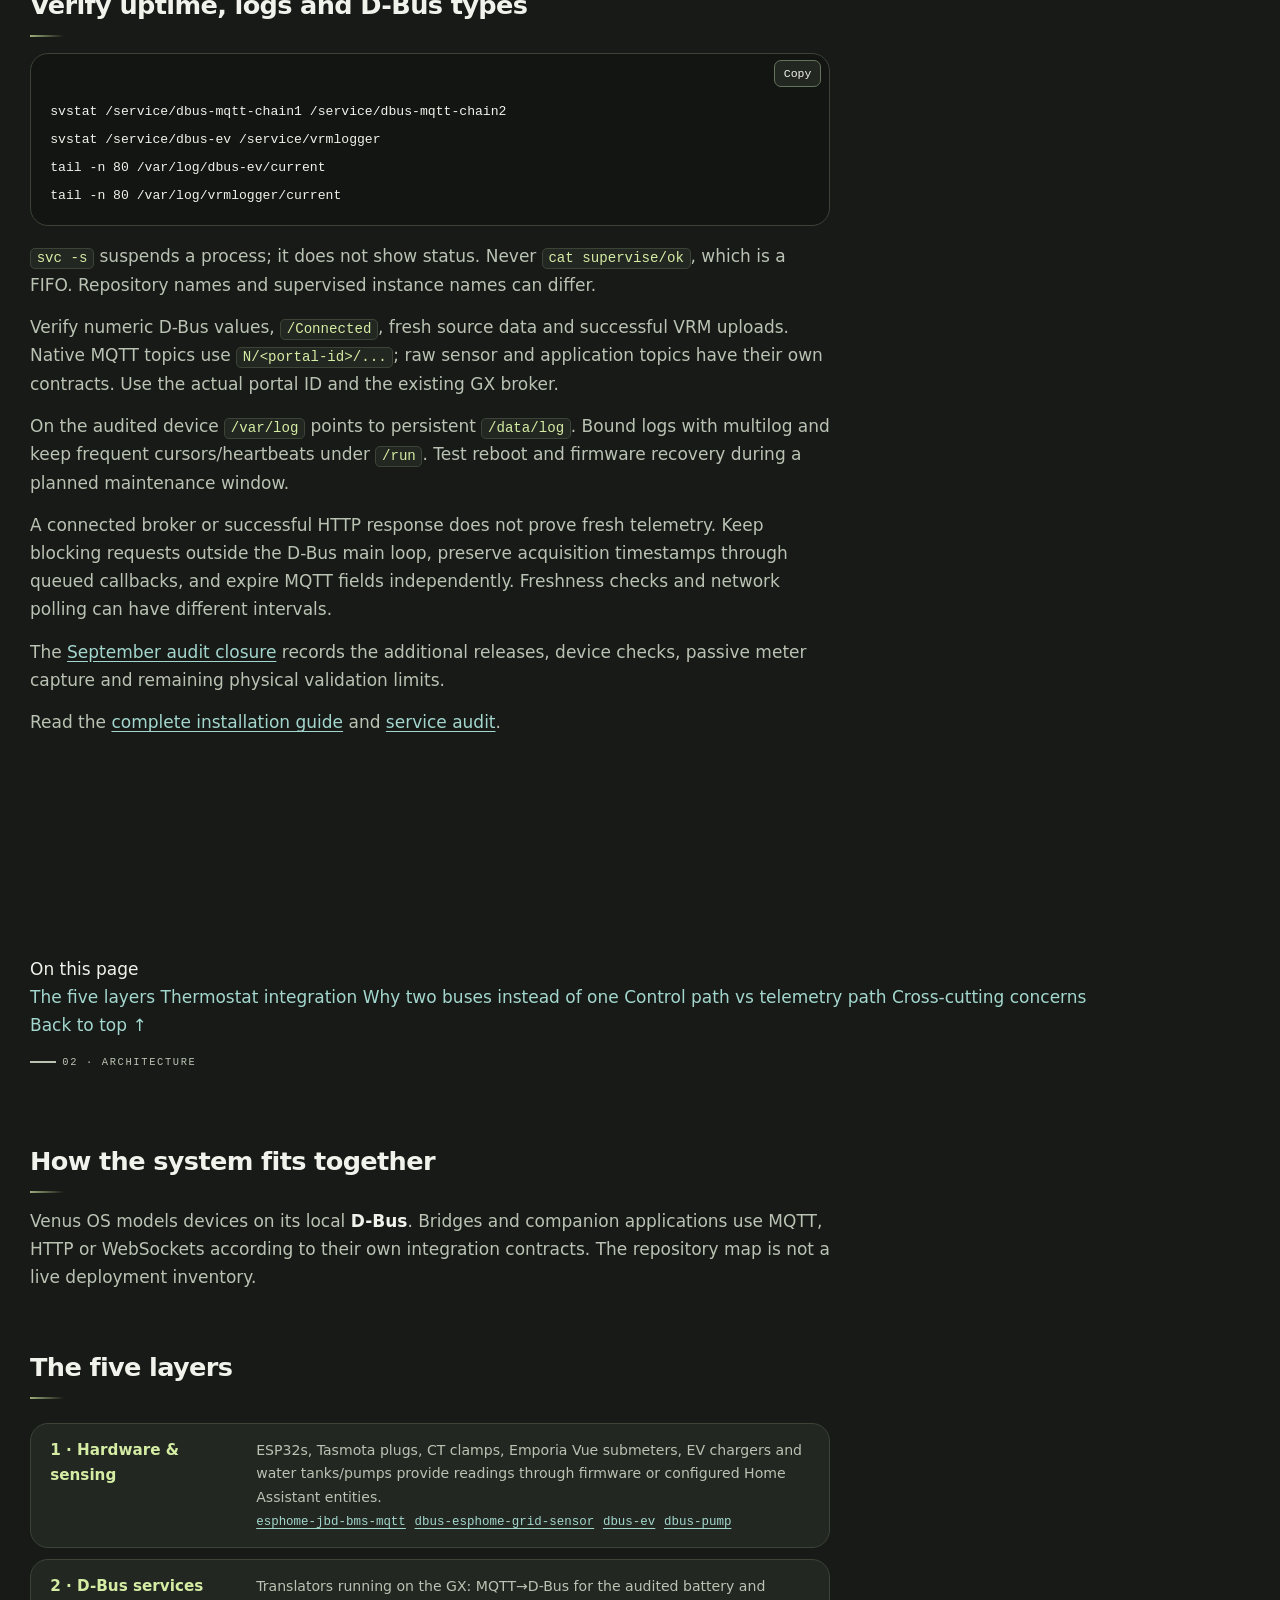
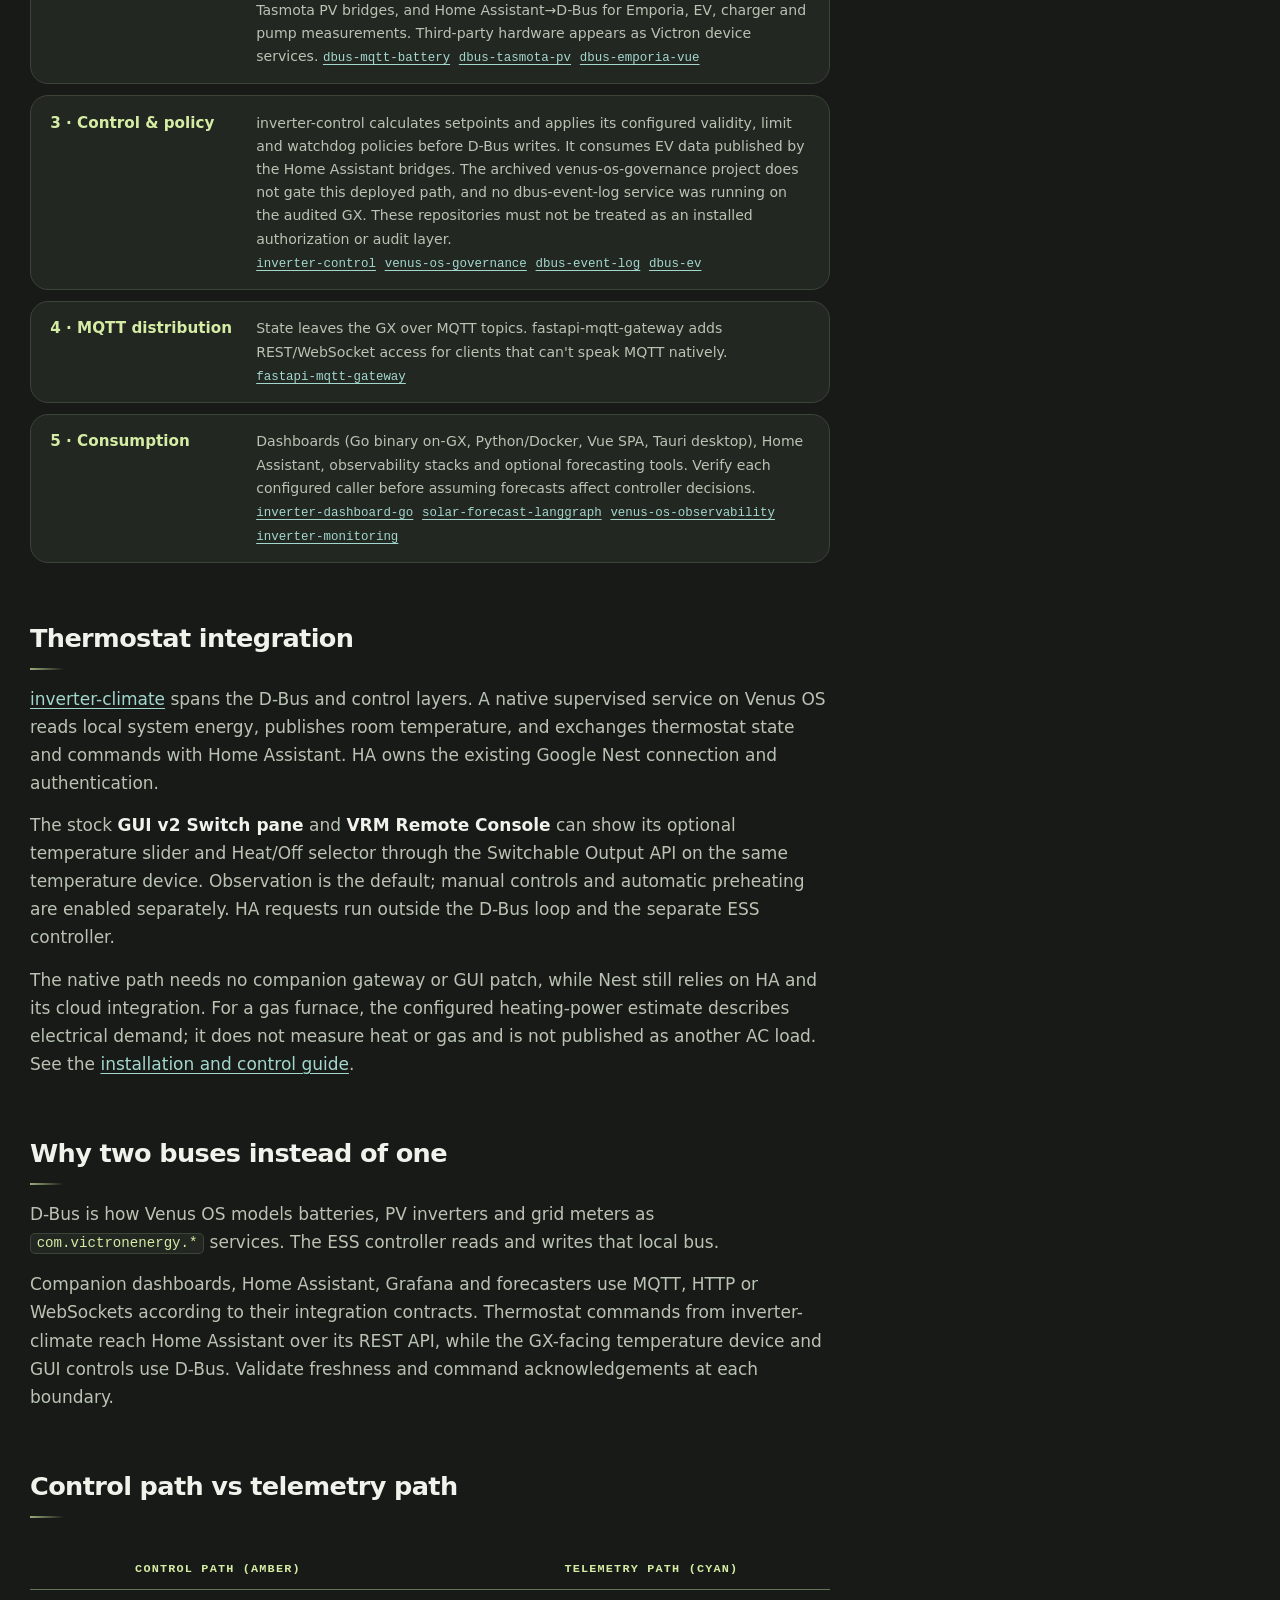
<file: projects.html>
<!DOCTYPE html>
<html lang="en">
<head>
<meta charset="utf-8">
<meta name="robots" content="noindex">
<title>Projects — Victron Venus</title>
<link rel="canonical" href="https://victron-venus.github.io/#projects">
<meta http-equiv="refresh" content="0; url=/#projects">
<script>location.replace("/#projects");</script>
<!-- page-counter -->
<script type='module'
        src='https://static.cloudflareinsights.com/beacon.min.js'
        data-cf-beacon='{"token": "7ebefa349af04e8094da7cfcb8db175f"}'></script>
</head>
<body>
<p>This page is now part of the <a href="/#projects">single-page Victron Venus site</a>.</p>
</body>
</html>
</file>
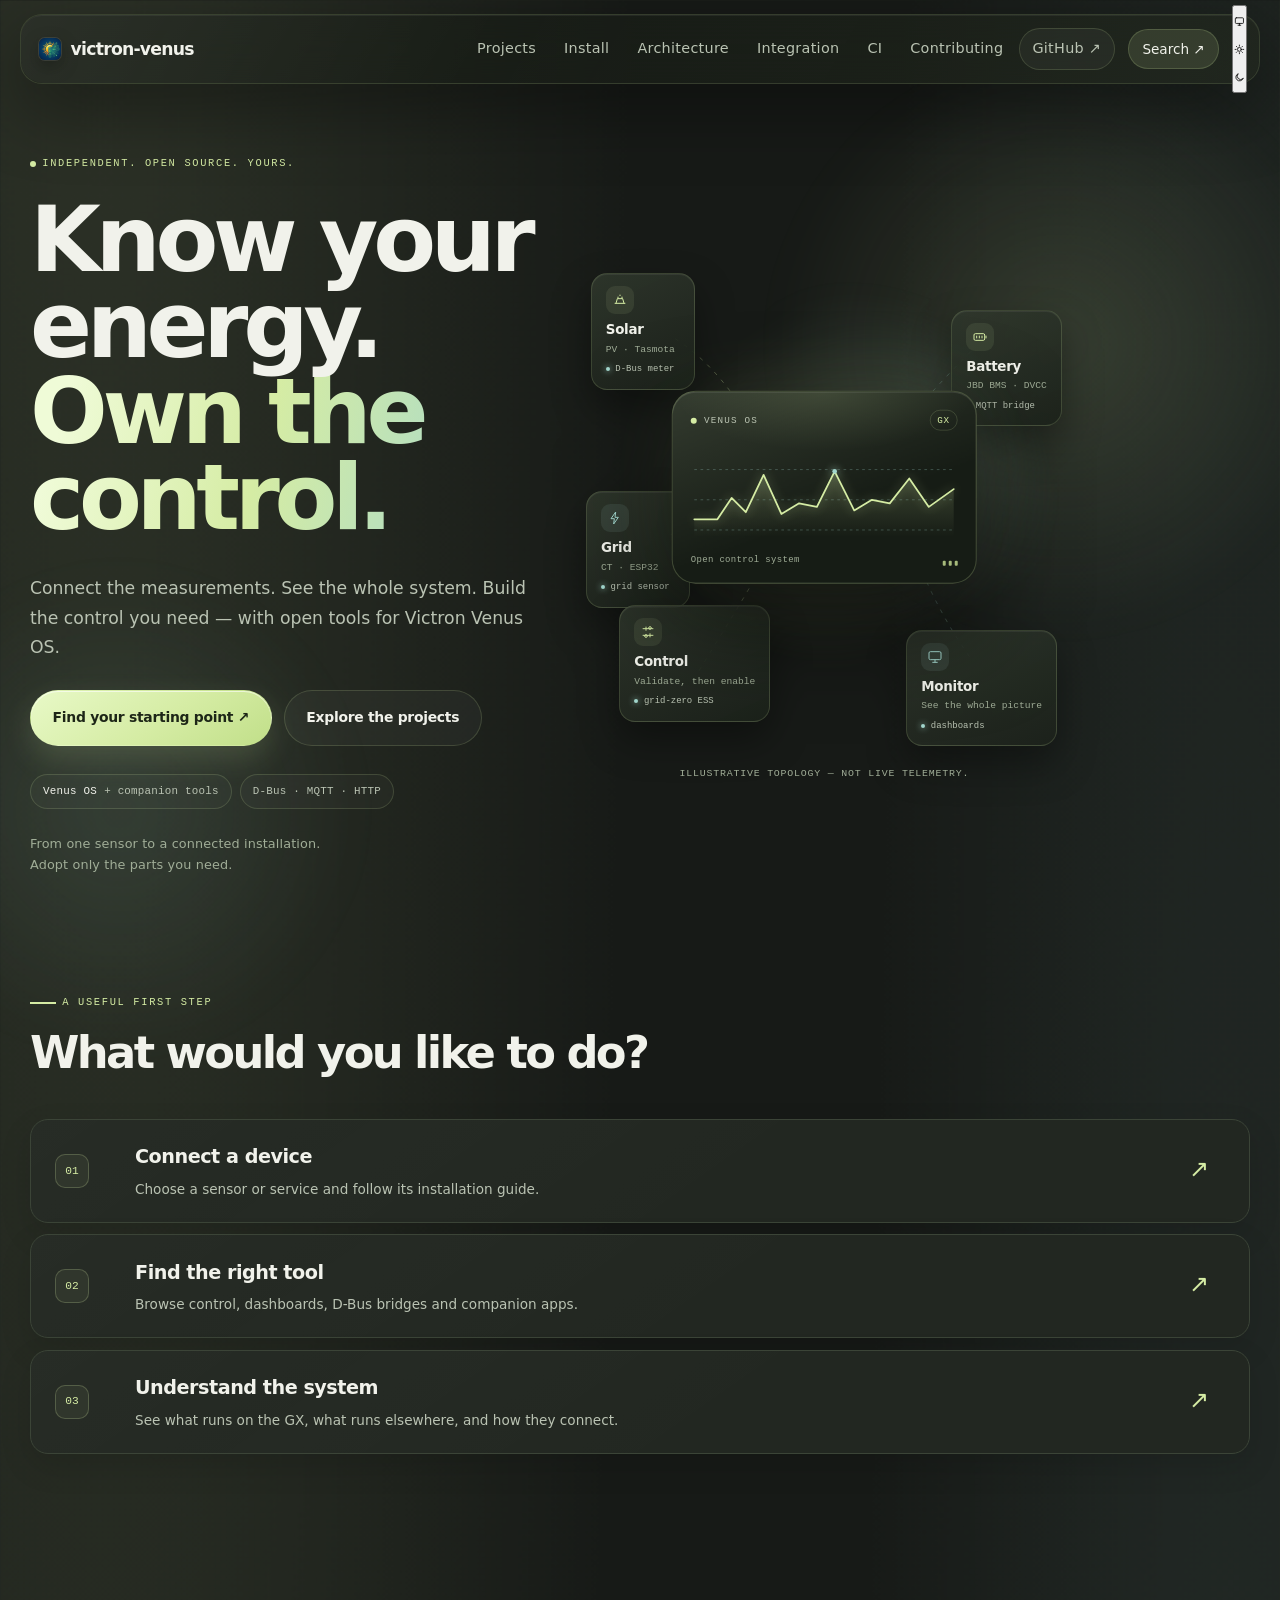
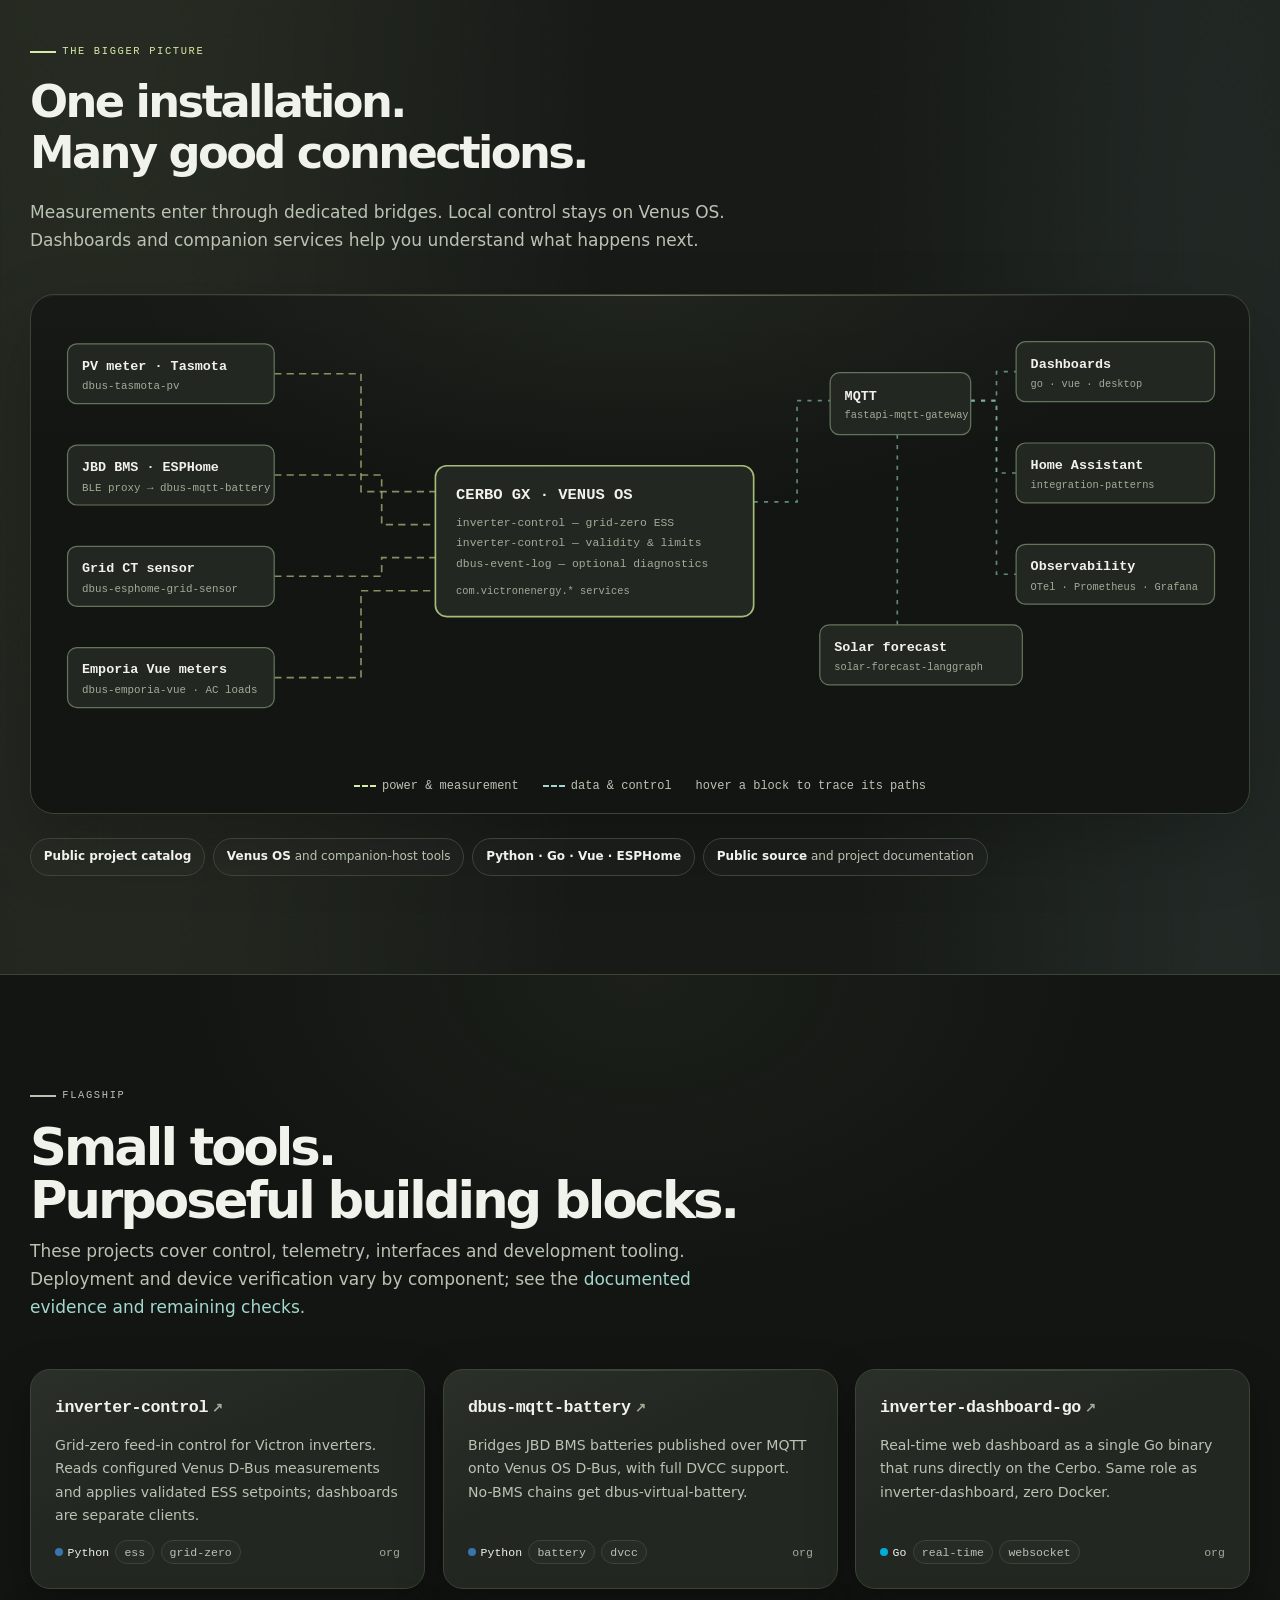
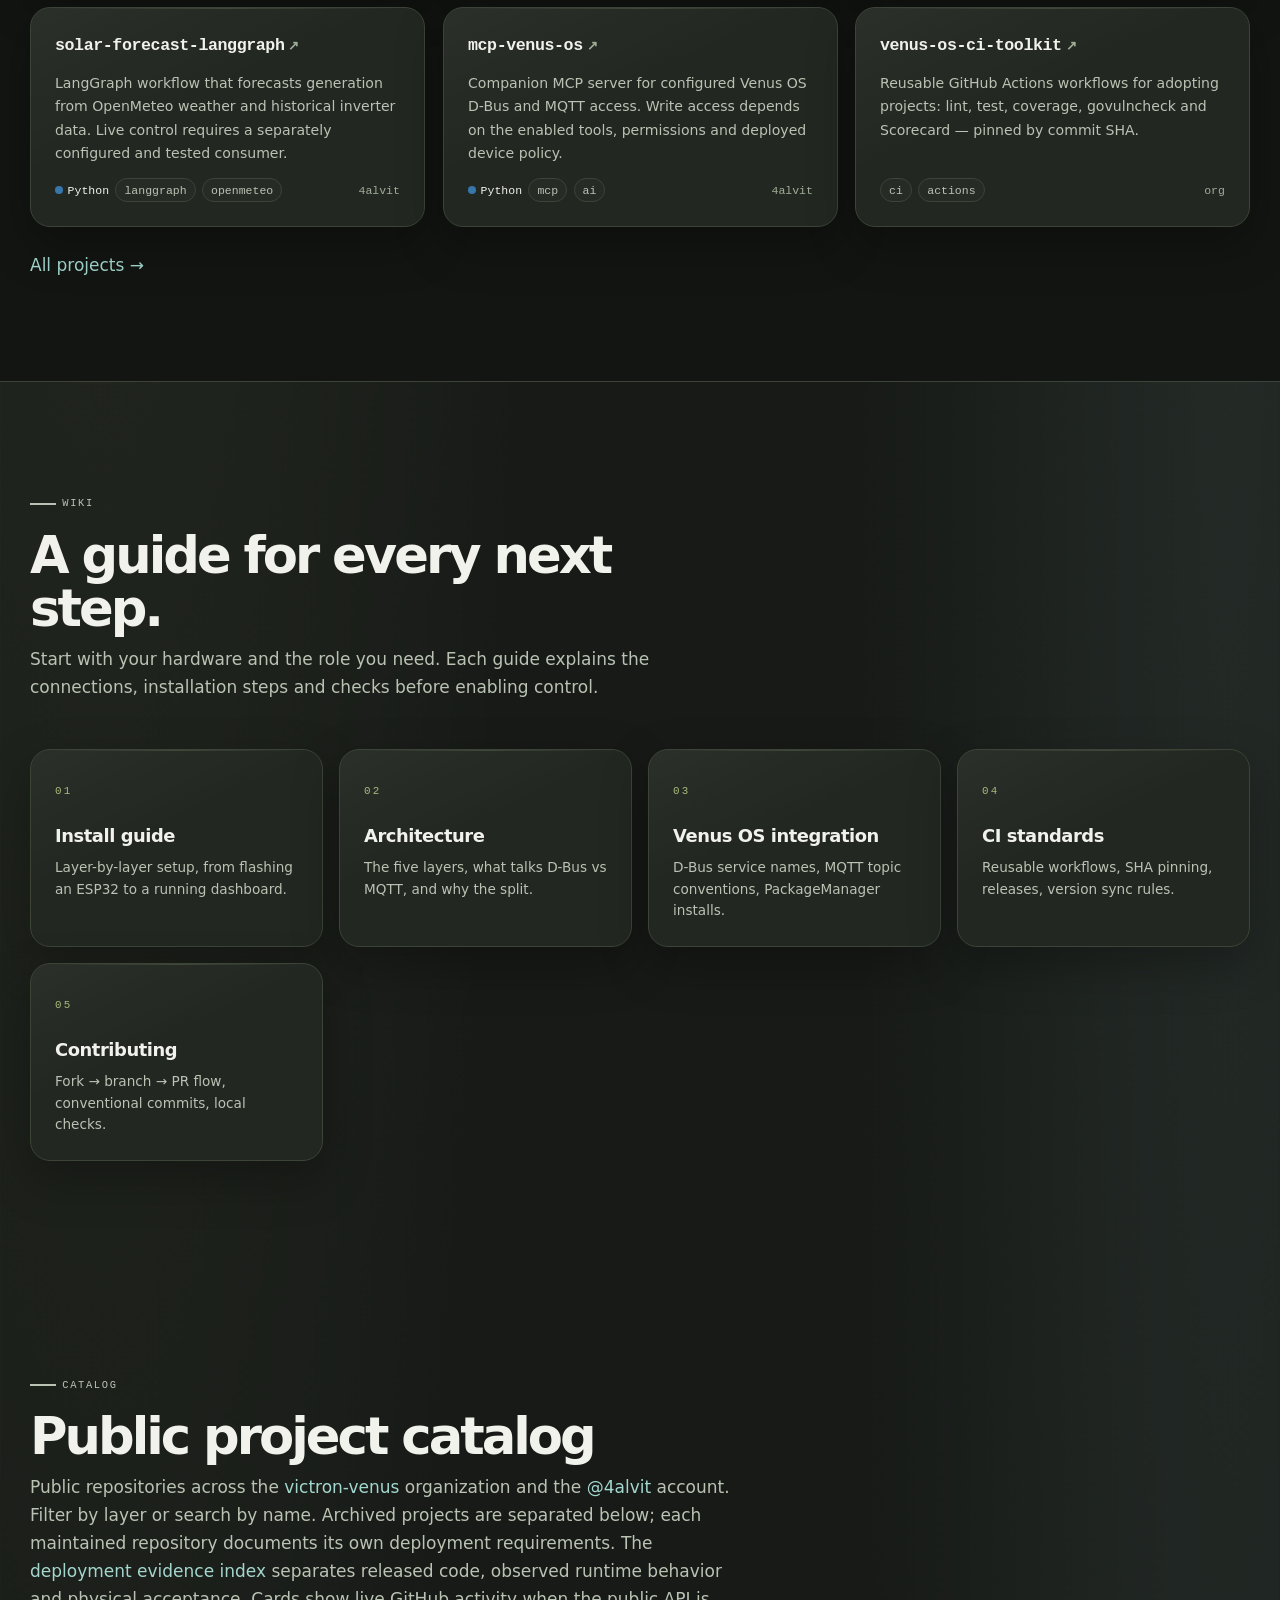
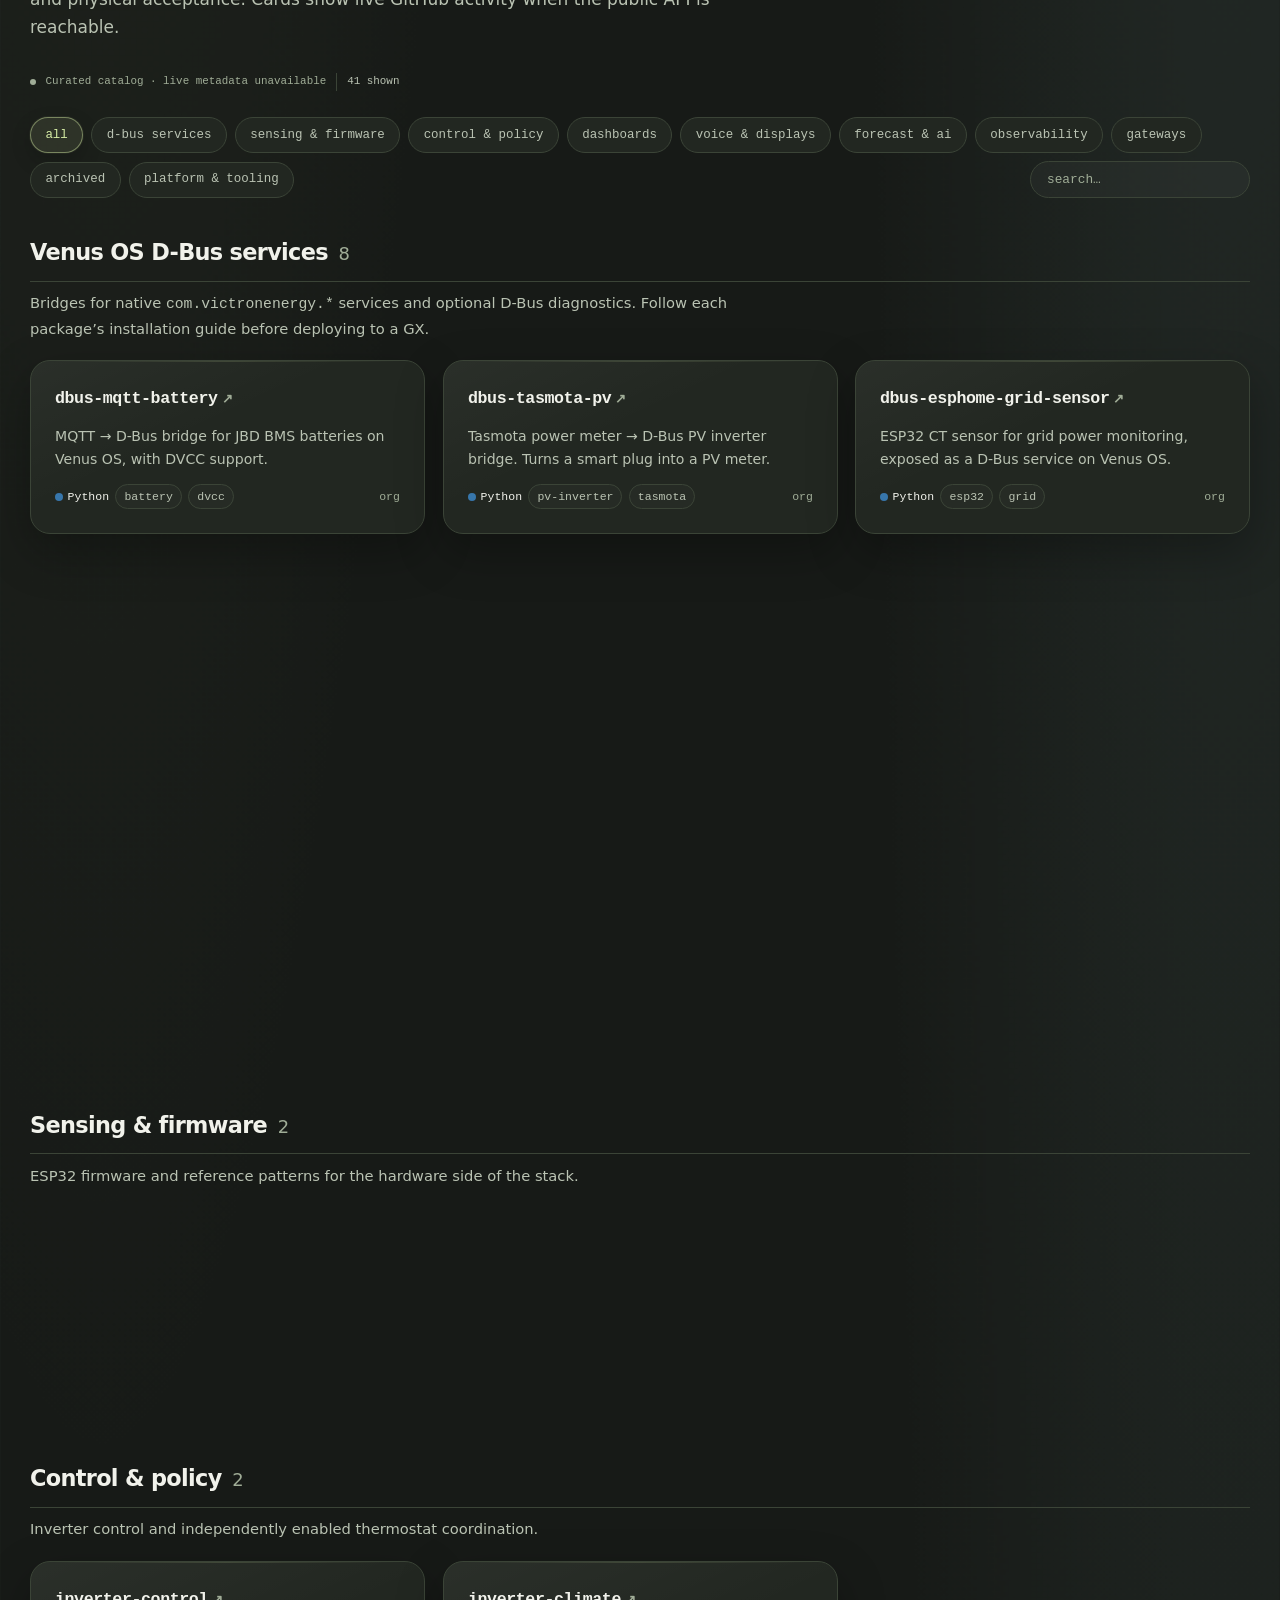
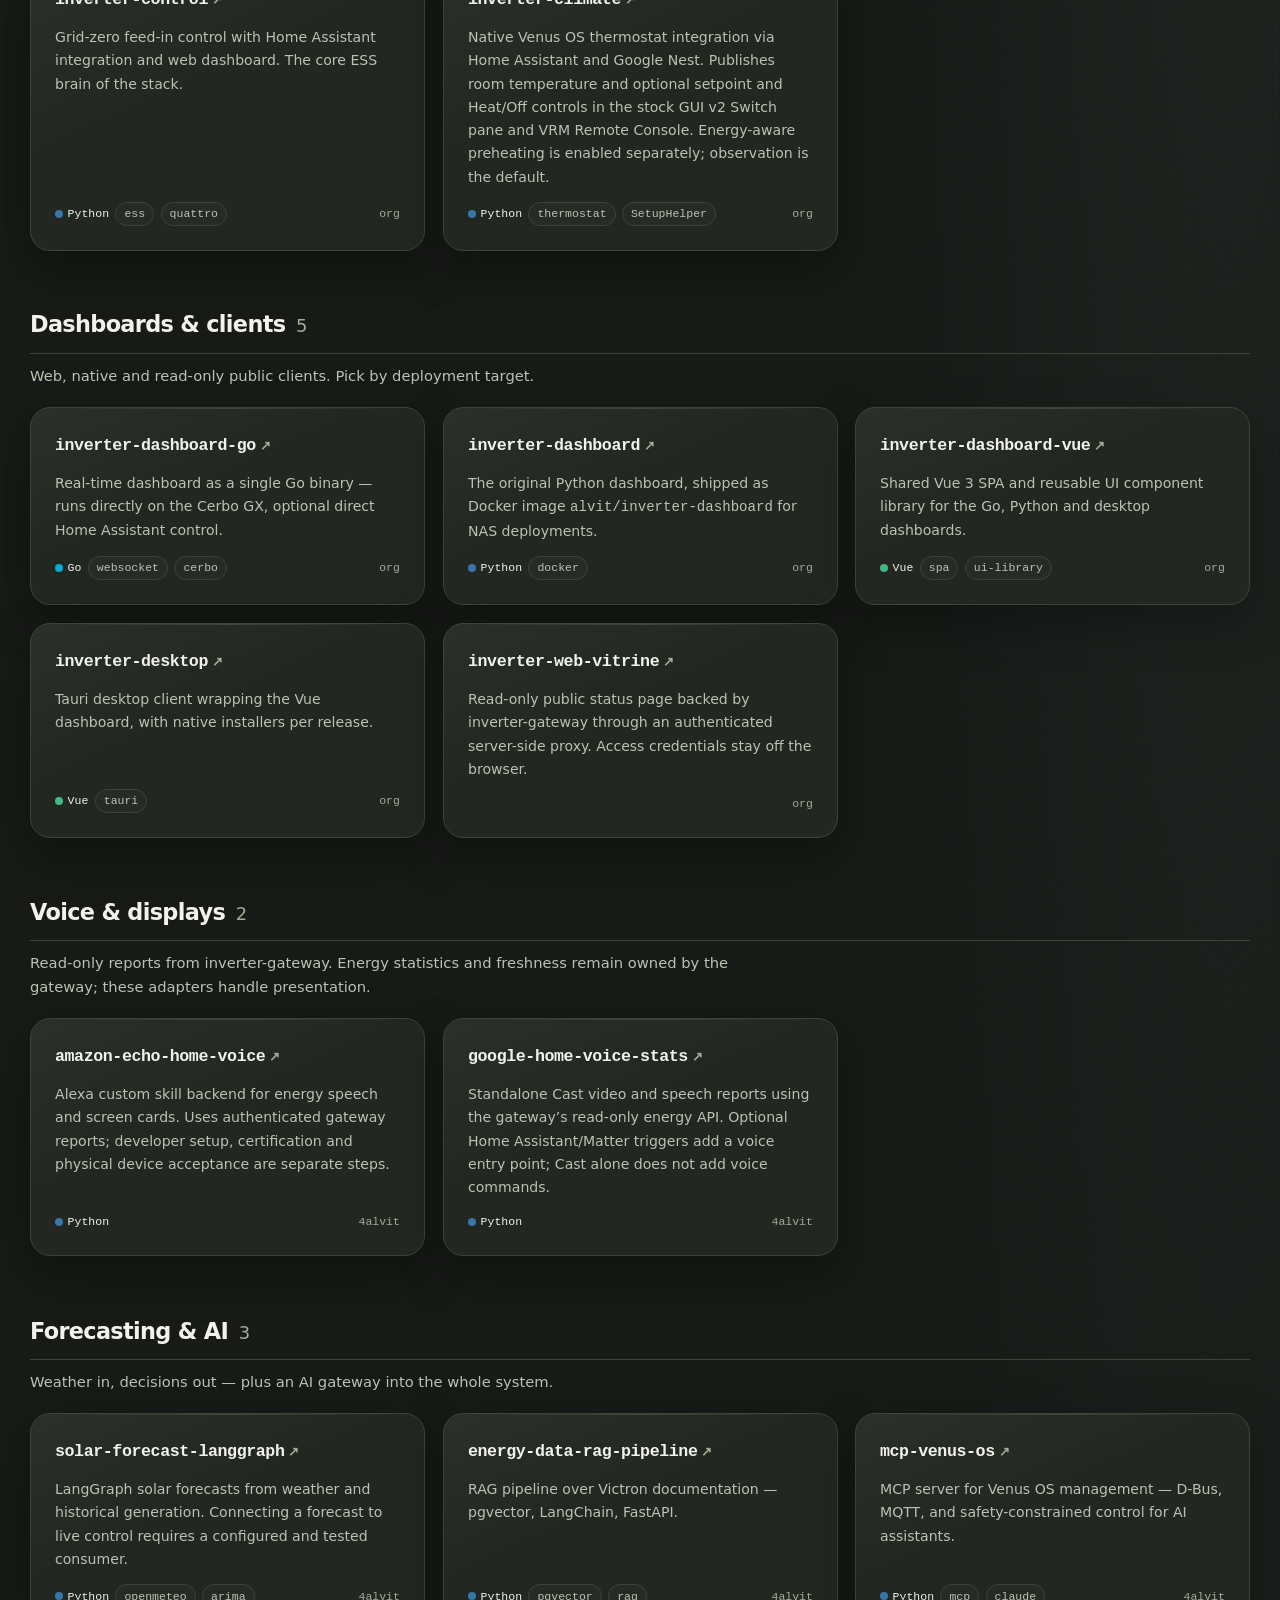
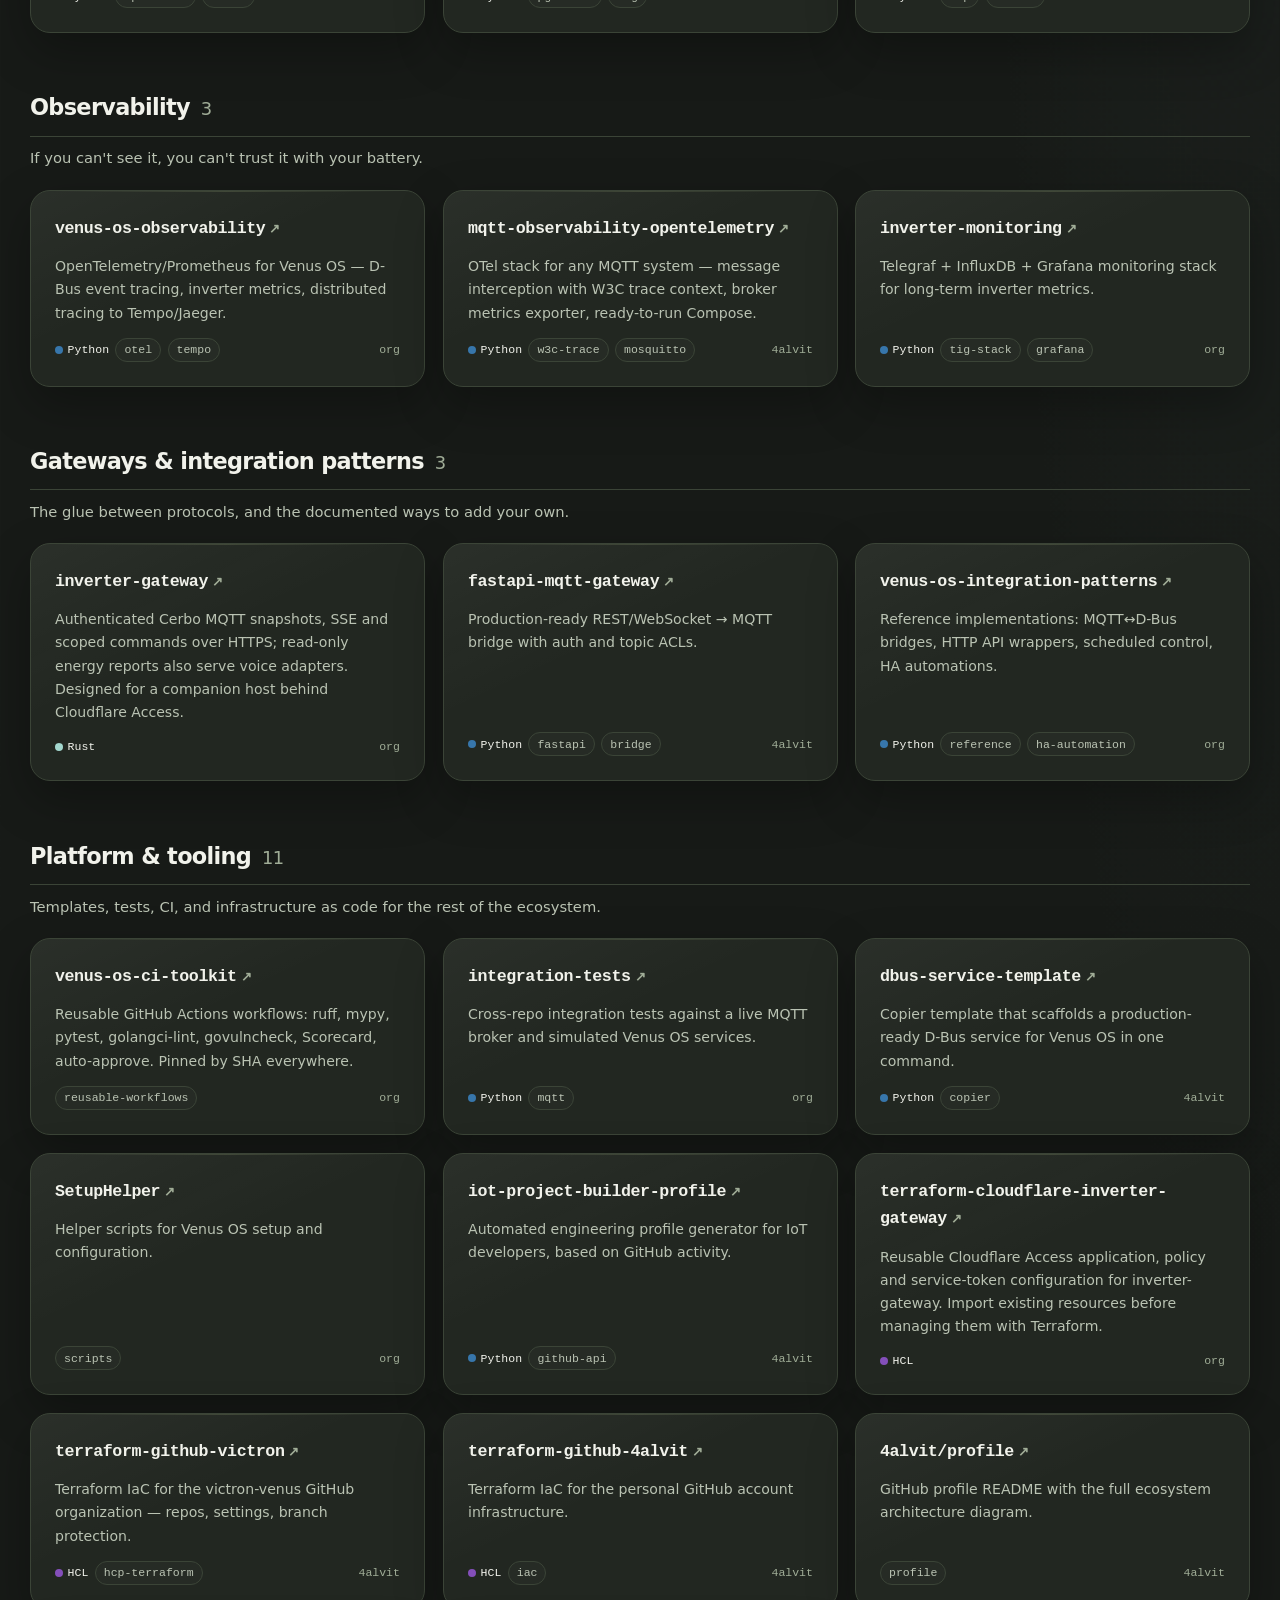
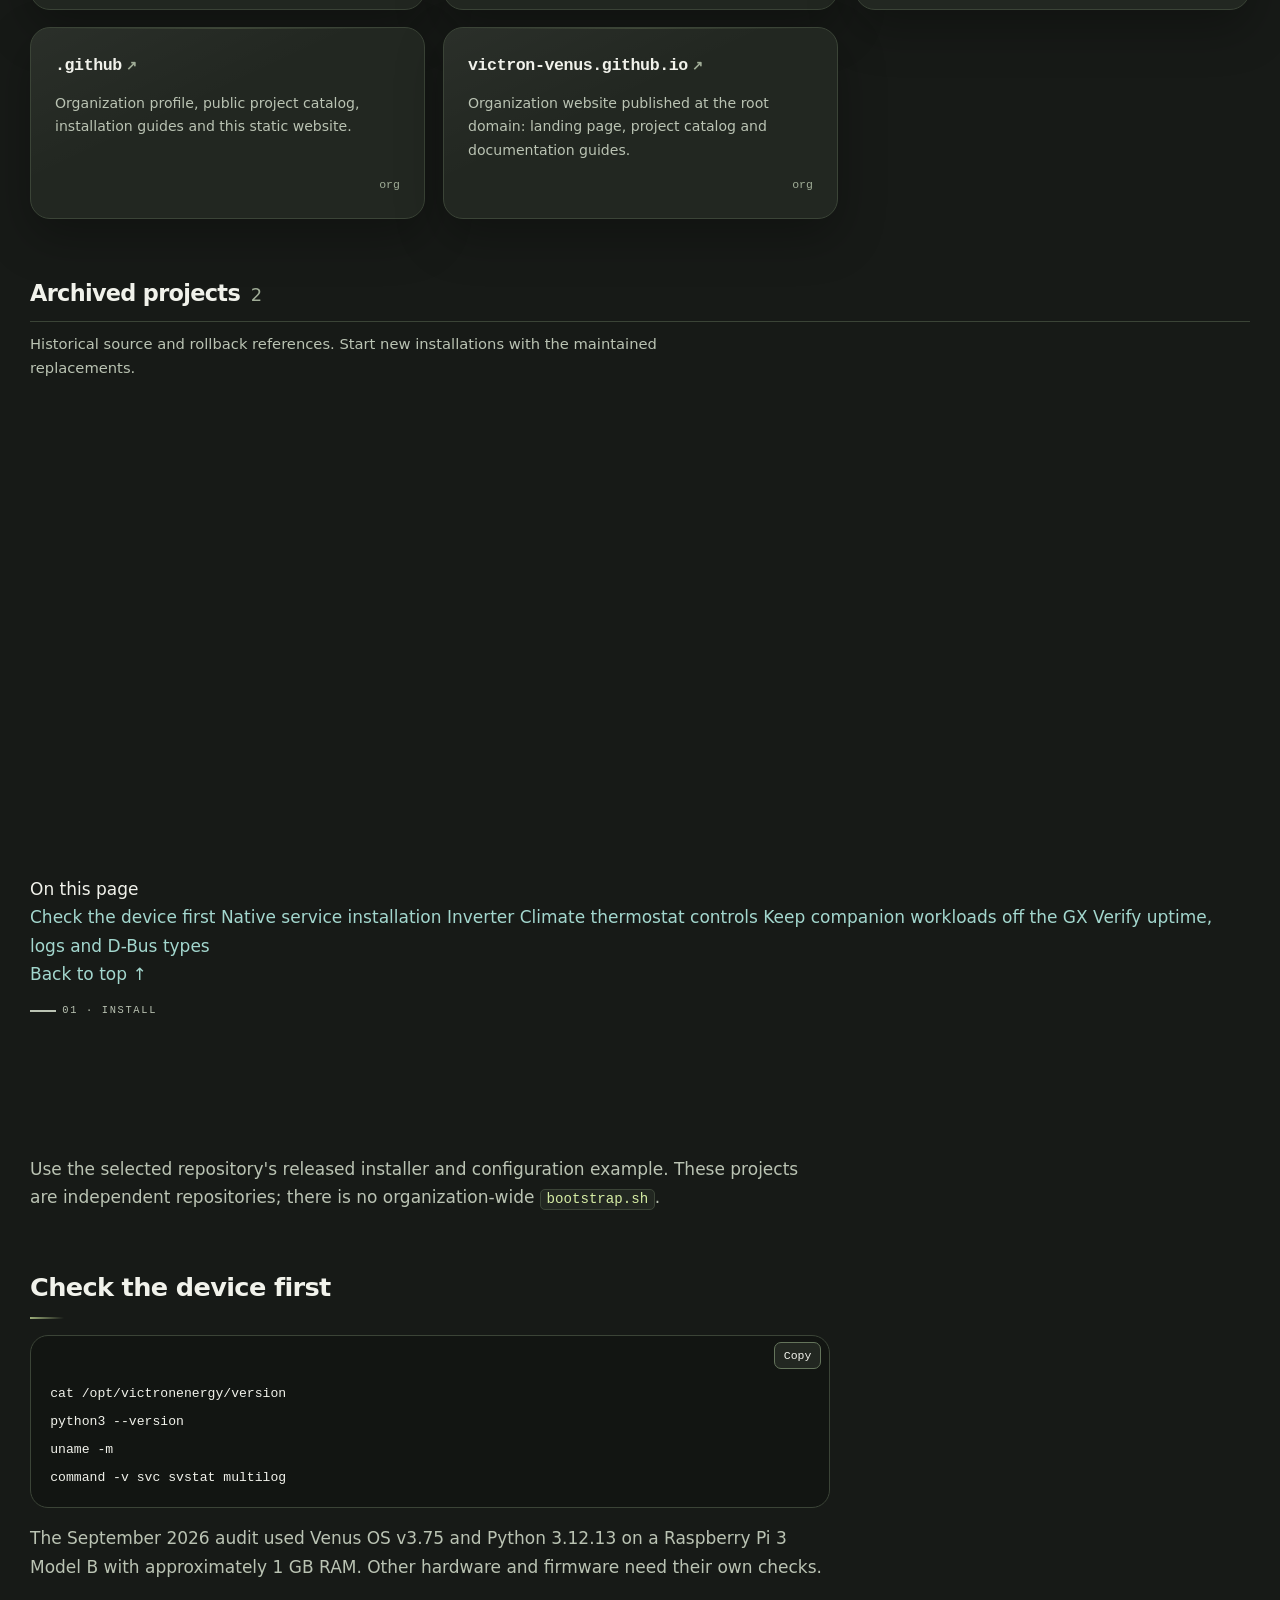
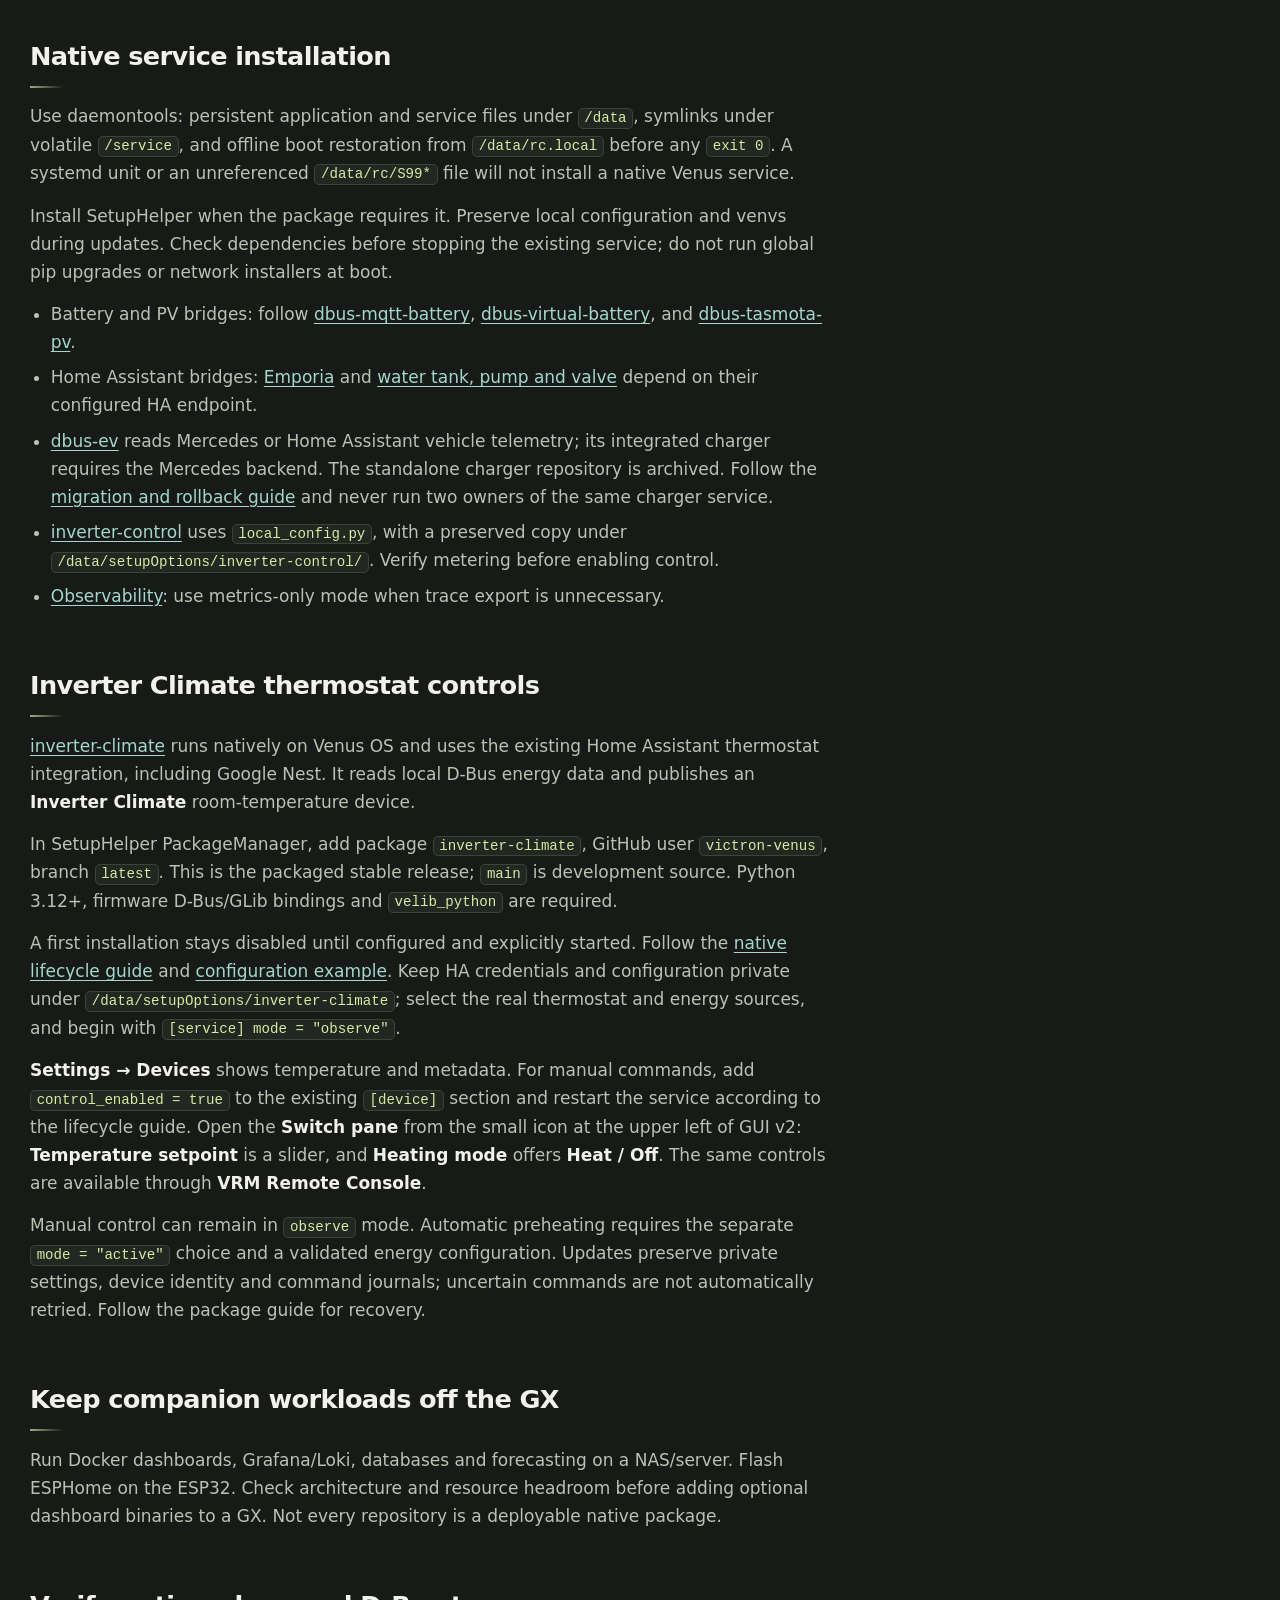
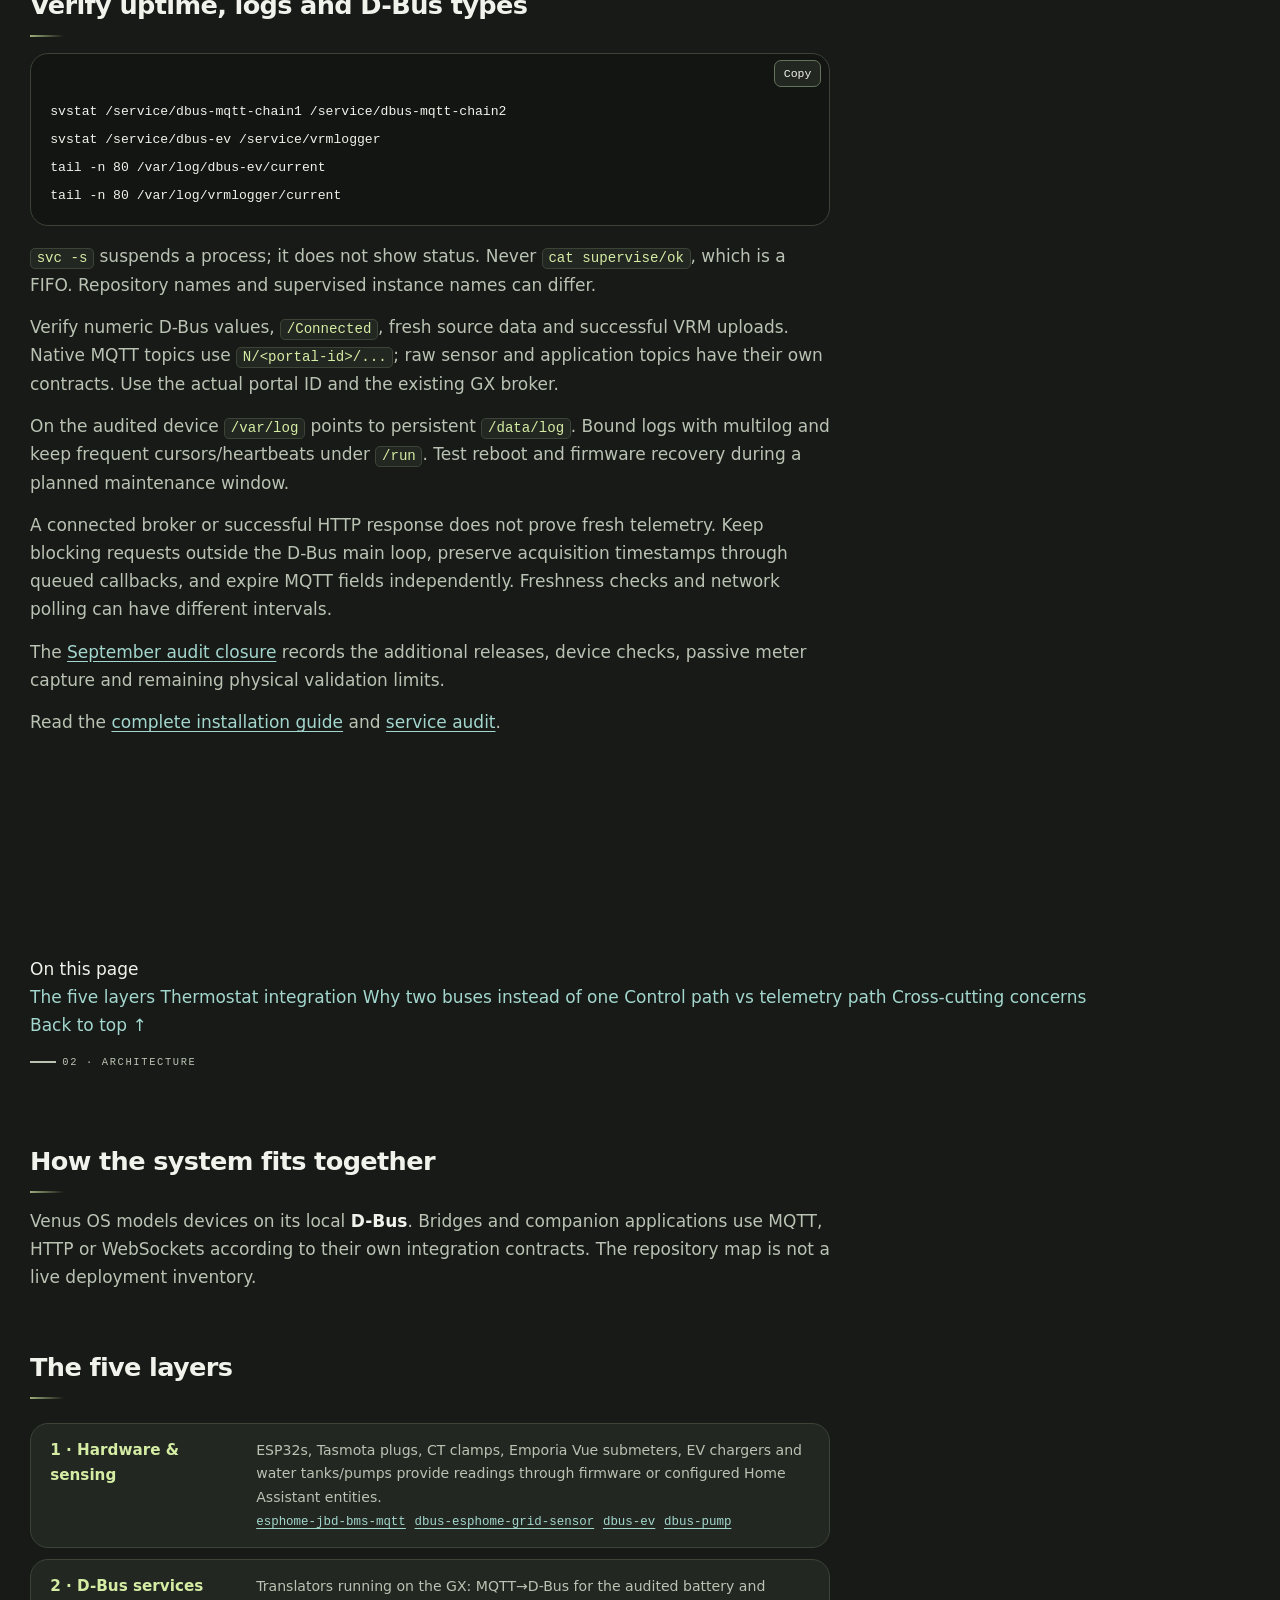
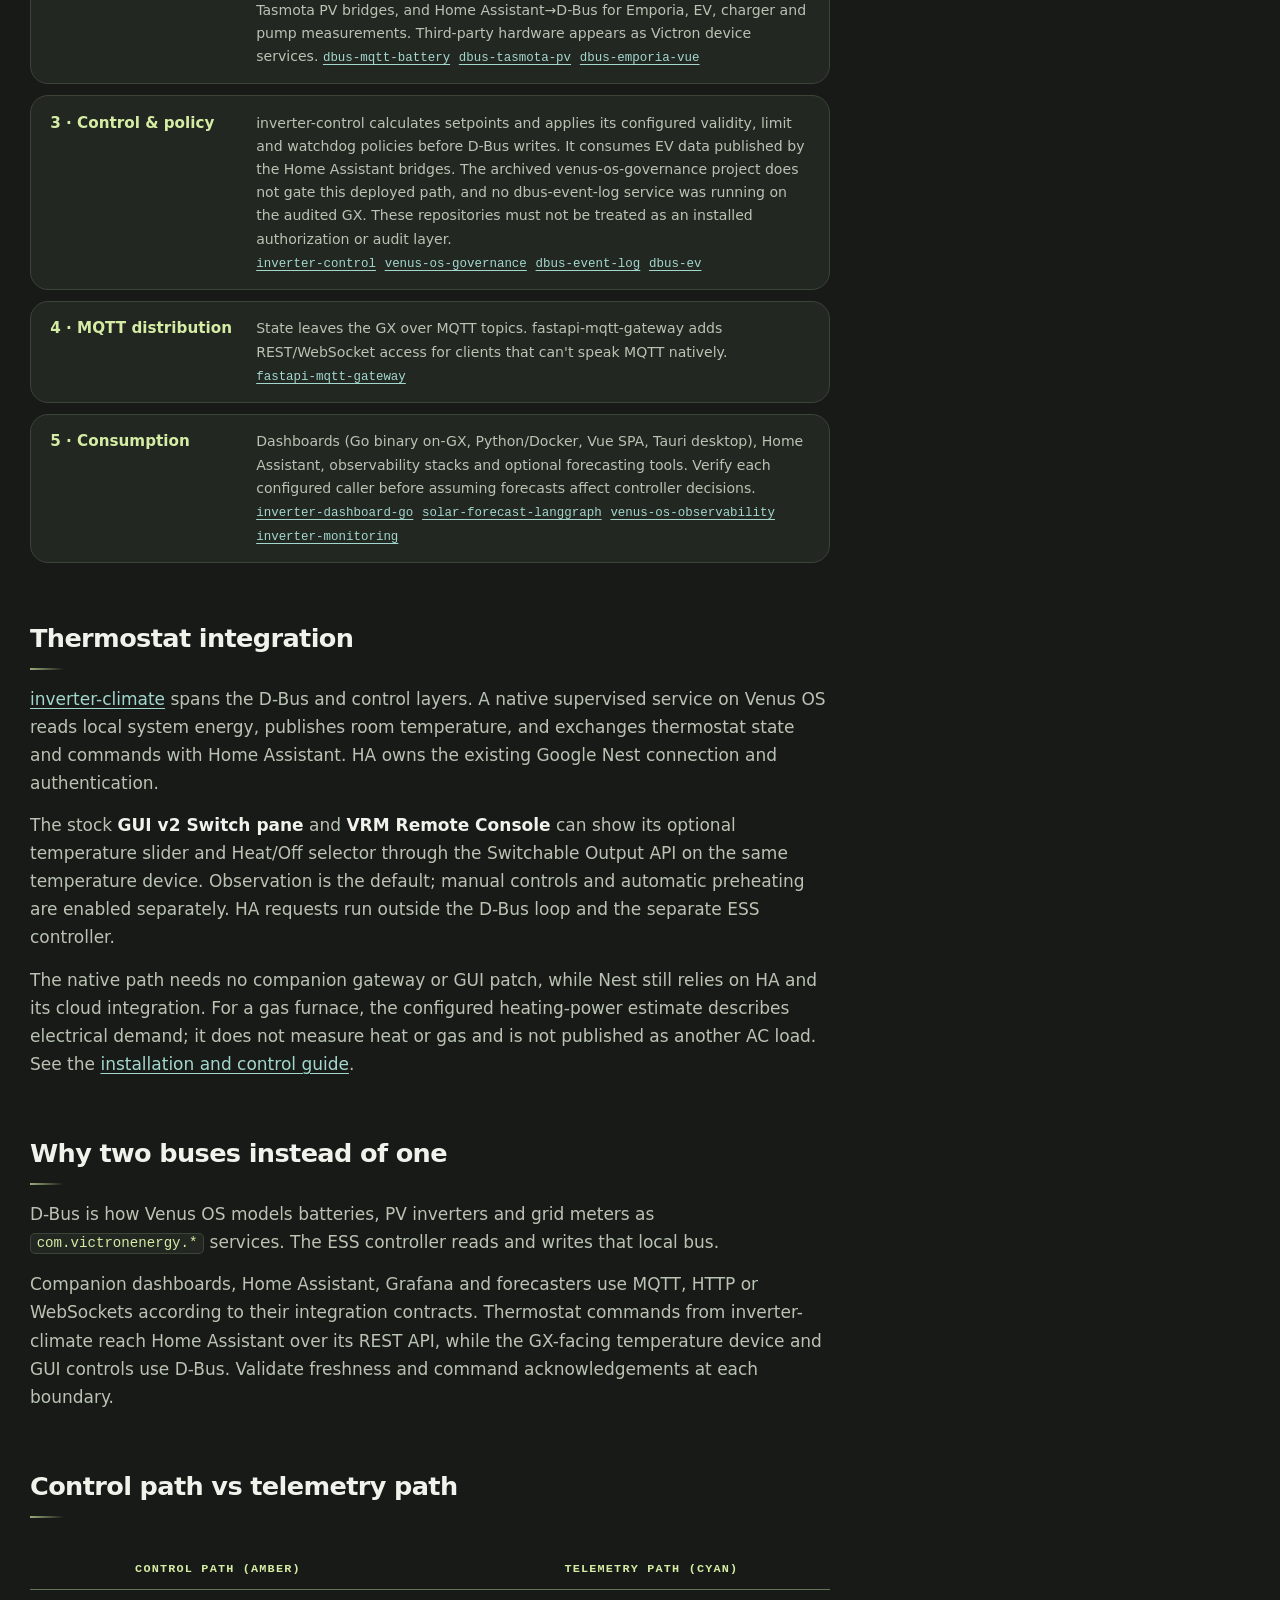
<file: wiki/architecture.html>
<!DOCTYPE html>
<html lang="en">
<head>
<meta charset="utf-8">
<meta name="robots" content="noindex">
<title>Architecture — Victron Venus</title>
<link rel="canonical" href="https://victron-venus.github.io/#architecture">
<meta http-equiv="refresh" content="0; url=/#architecture">
<script>
  (function () {
    var map = {
        "#section-1": "#architecture-section-1",
        "#inverter-climate": "#architecture-inverter-climate",
        "#section-3": "#architecture-section-3",
        "#section-4": "#architecture-section-4",
        "#section-5": "#architecture-section-5"
    };
    location.replace((map[location.hash] || "").replace(/^#/, "/#") || "/#architecture");
  })();
</script>
<!-- page-counter -->
<script type='module'
        src='https://static.cloudflareinsights.com/beacon.min.js'
        data-cf-beacon='{"token": "7ebefa349af04e8094da7cfcb8db175f"}'></script>
</head>
<body>
<p>This page is now part of the <a href="/#architecture">single-page Victron Venus site</a>.</p>
</body>
</html>
</file>
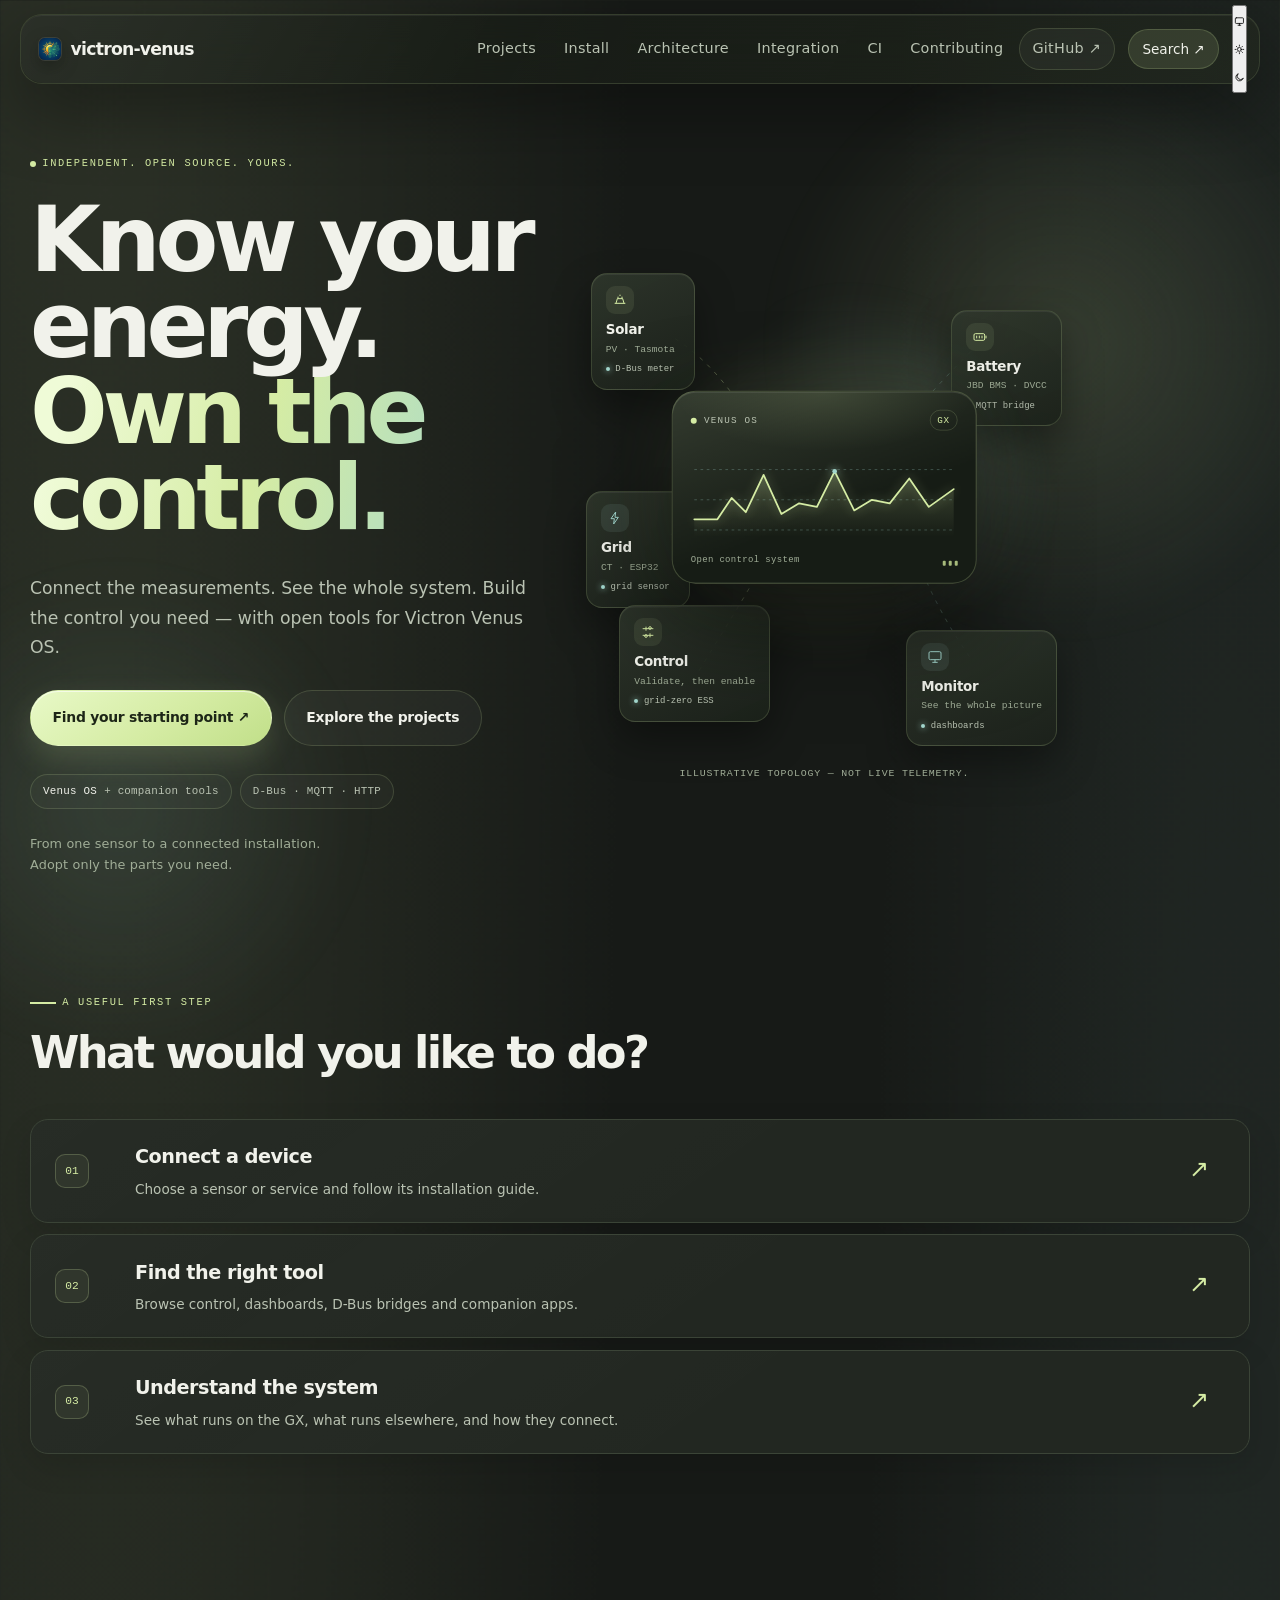
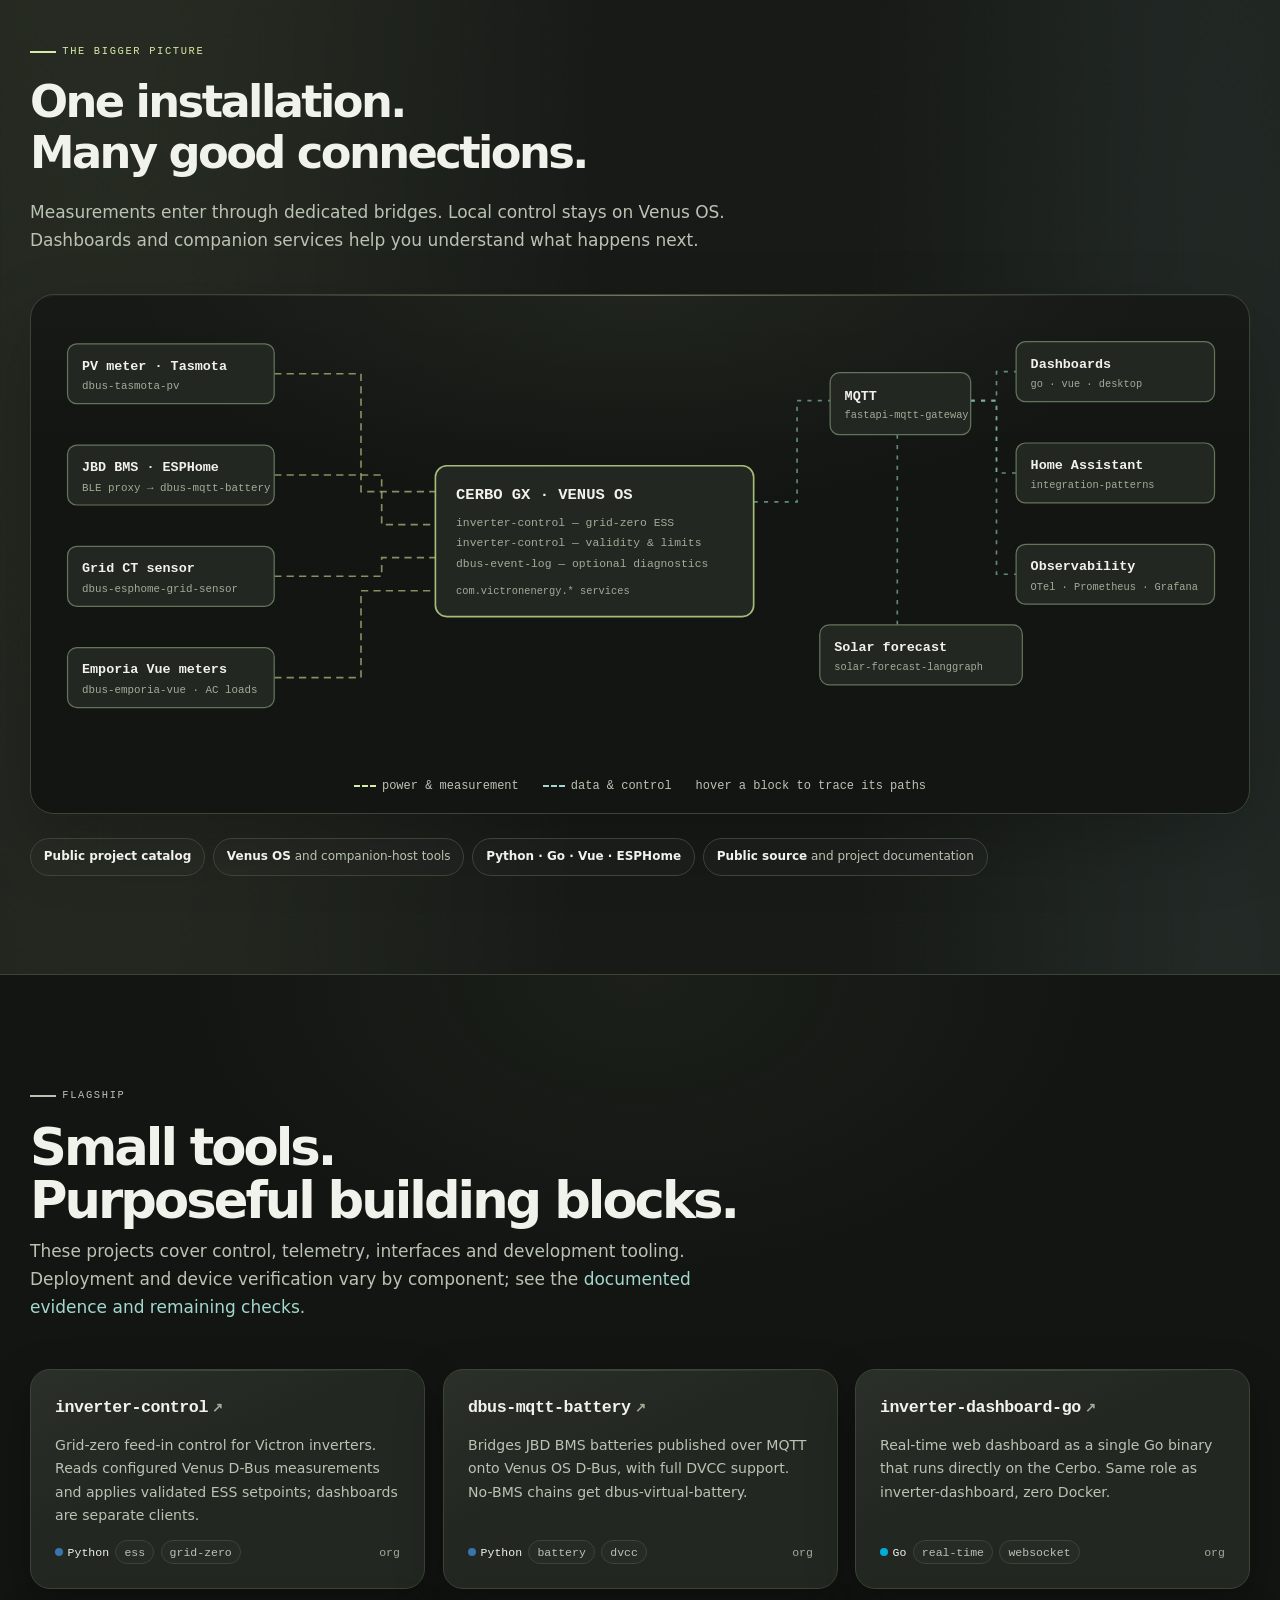
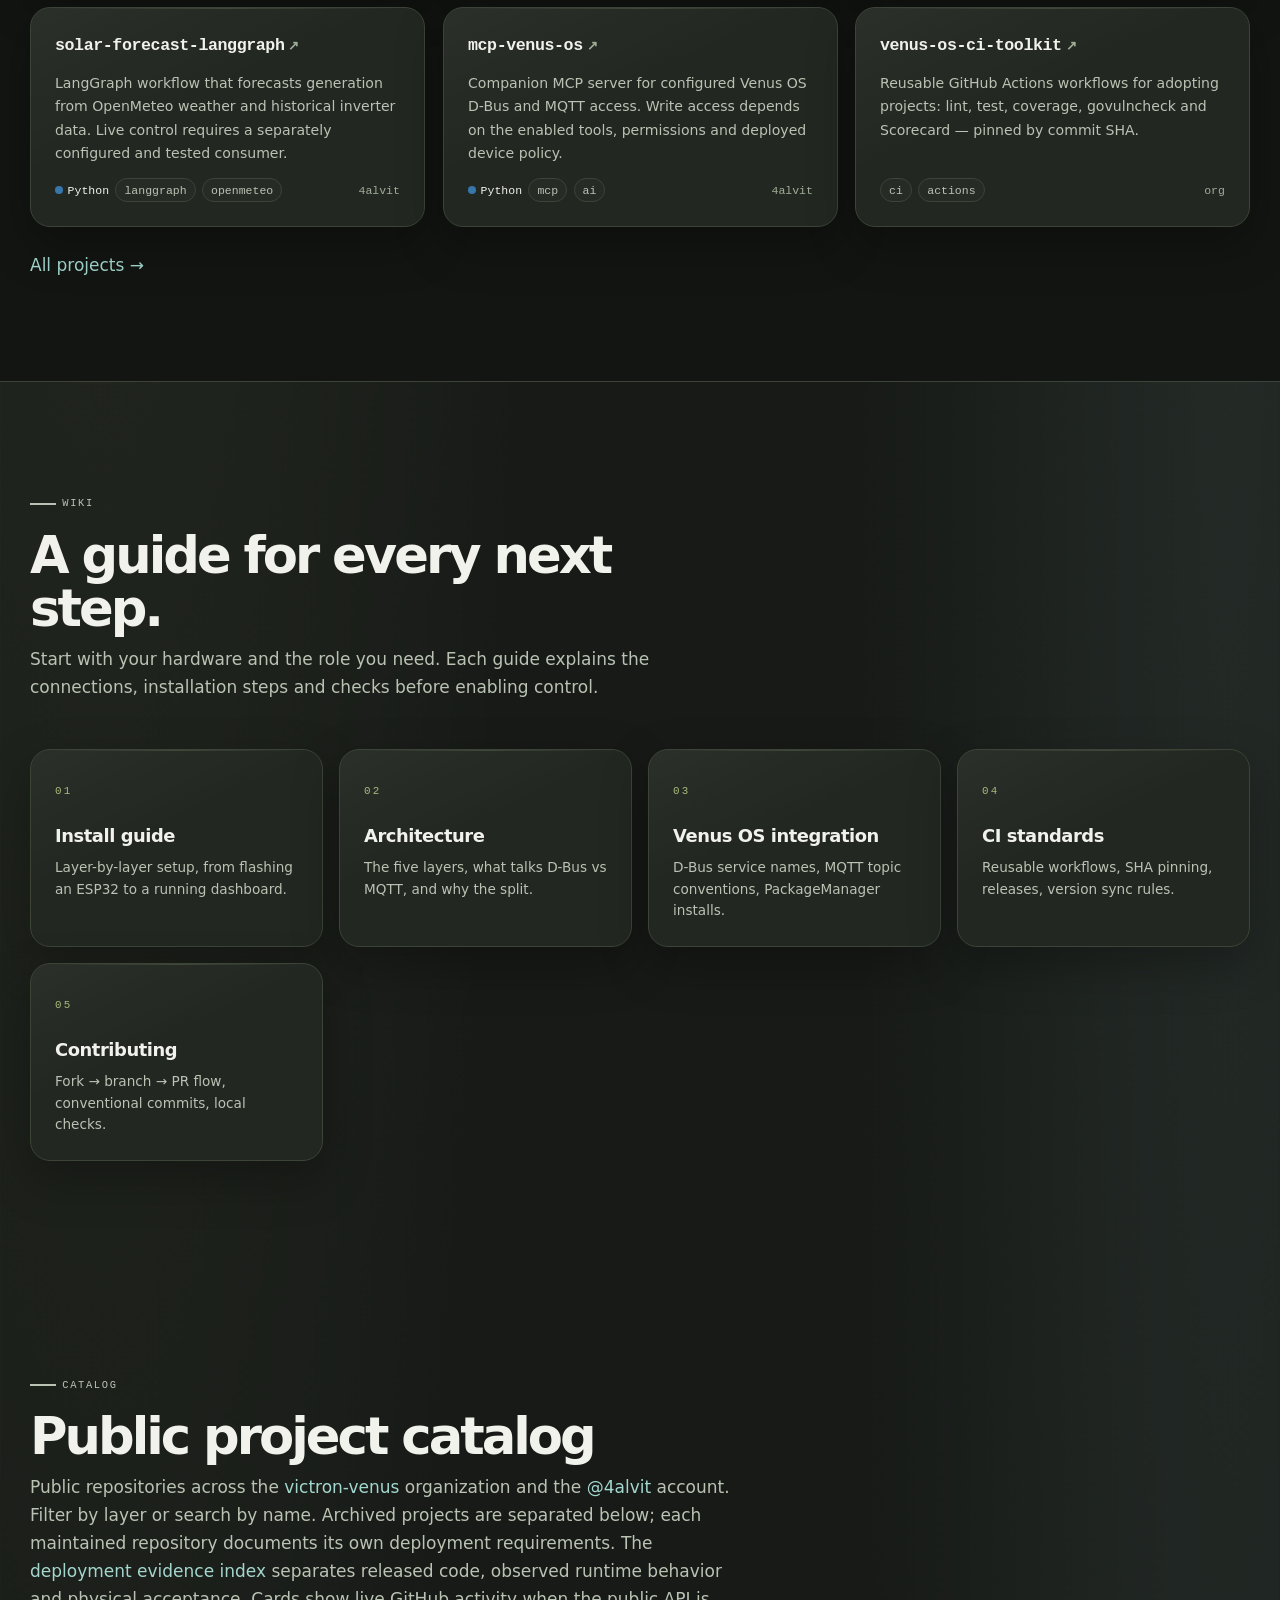
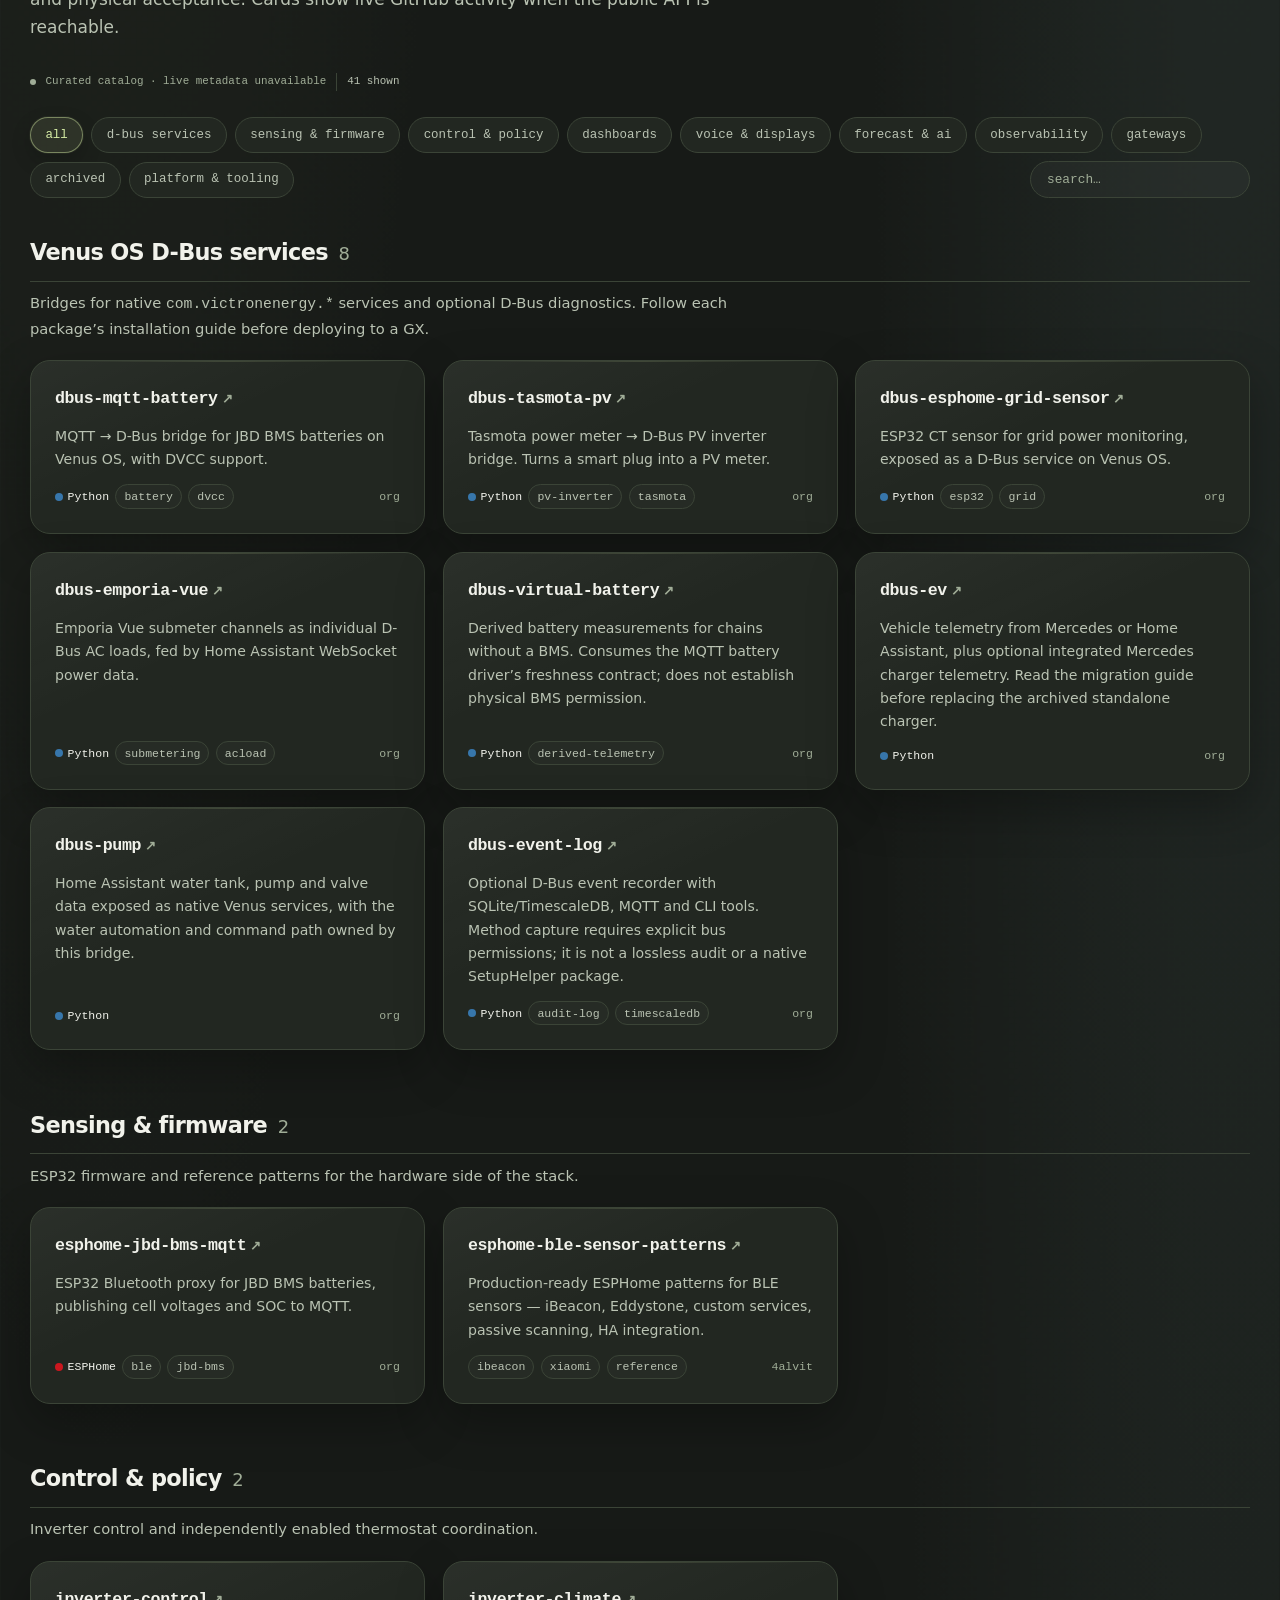
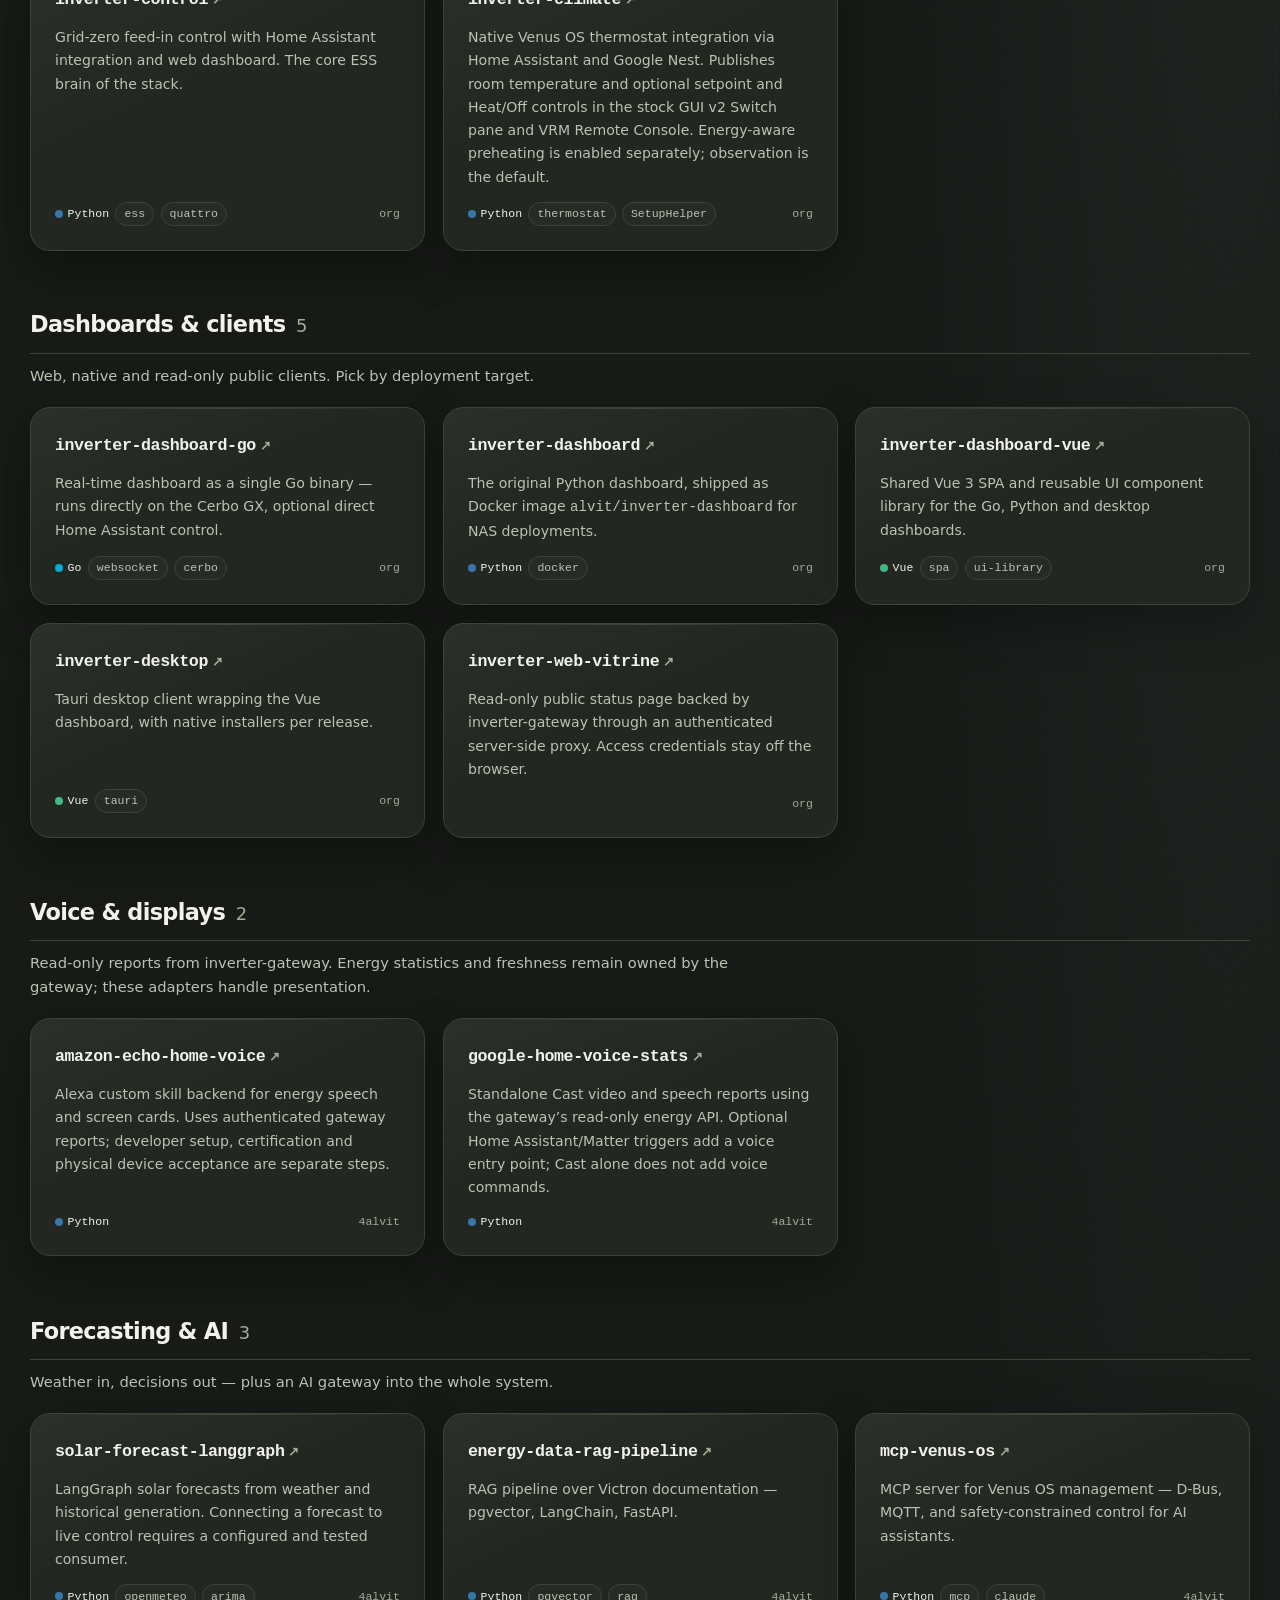
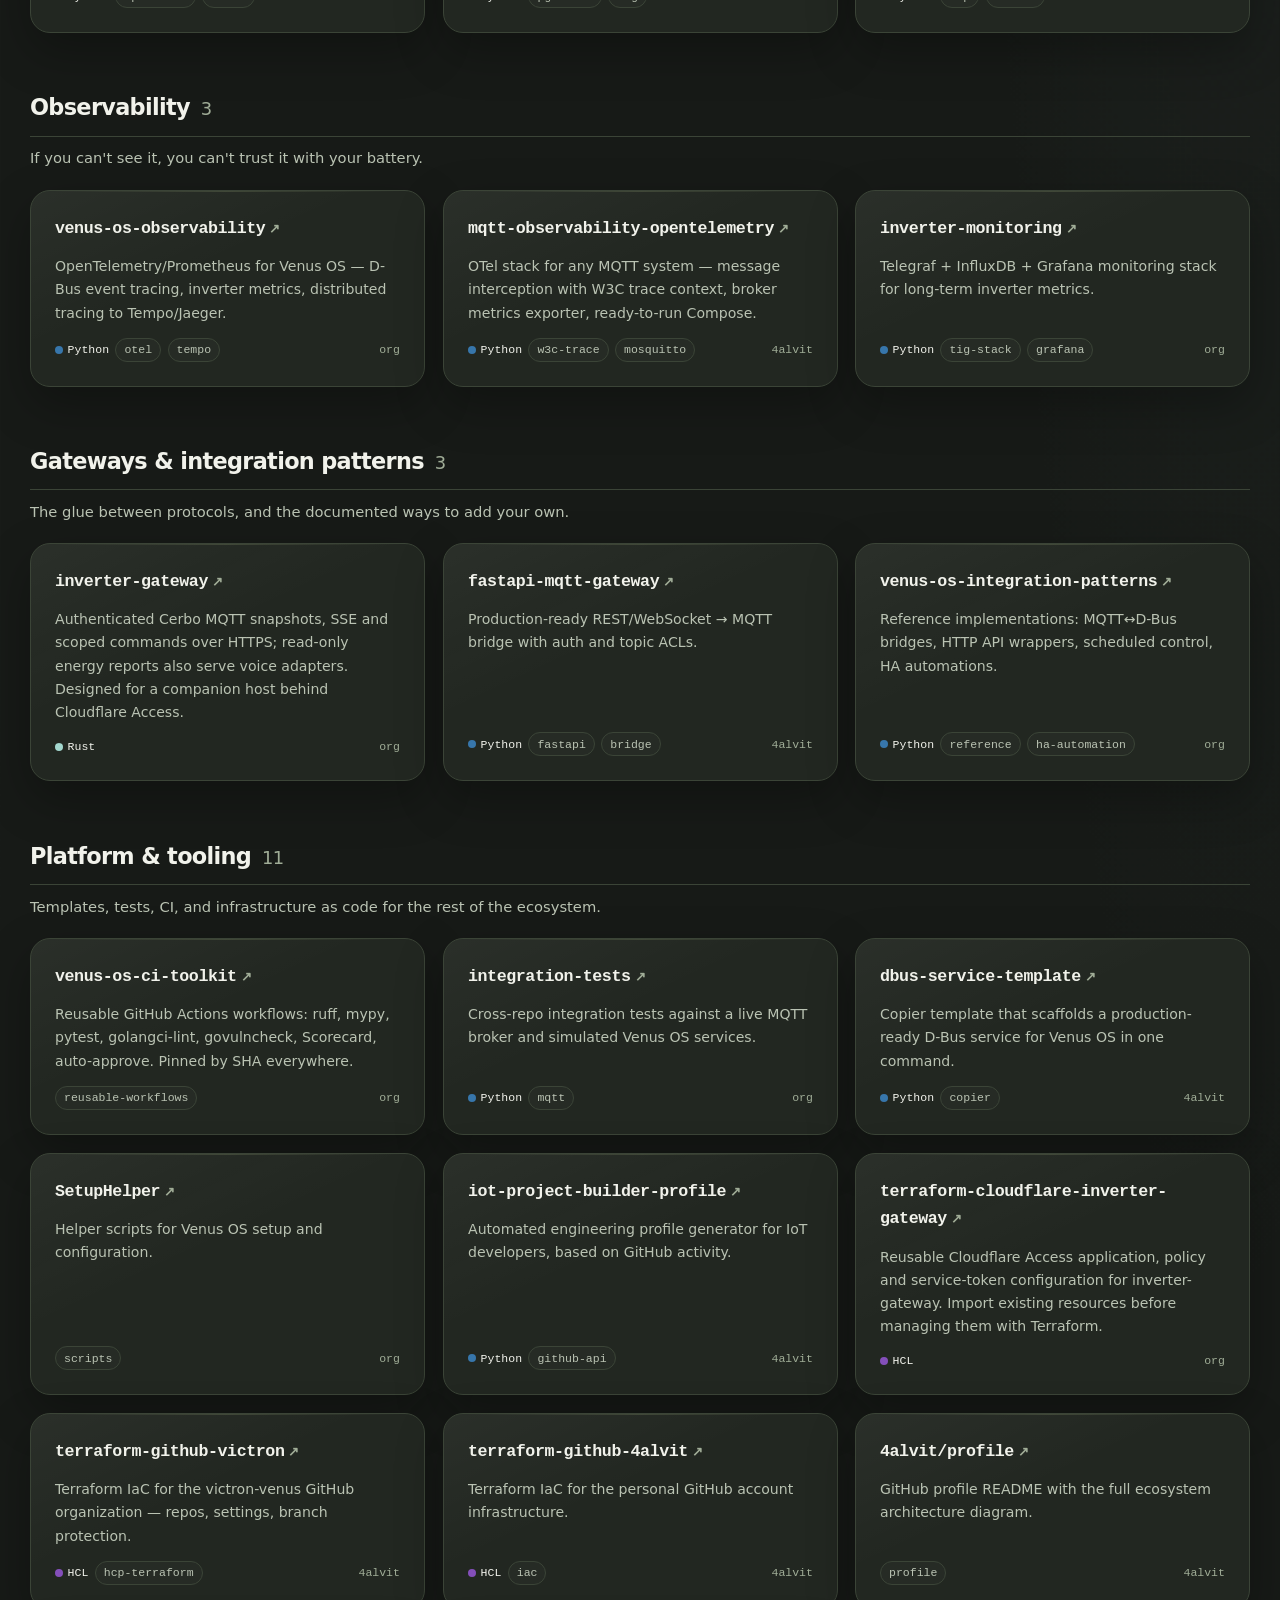
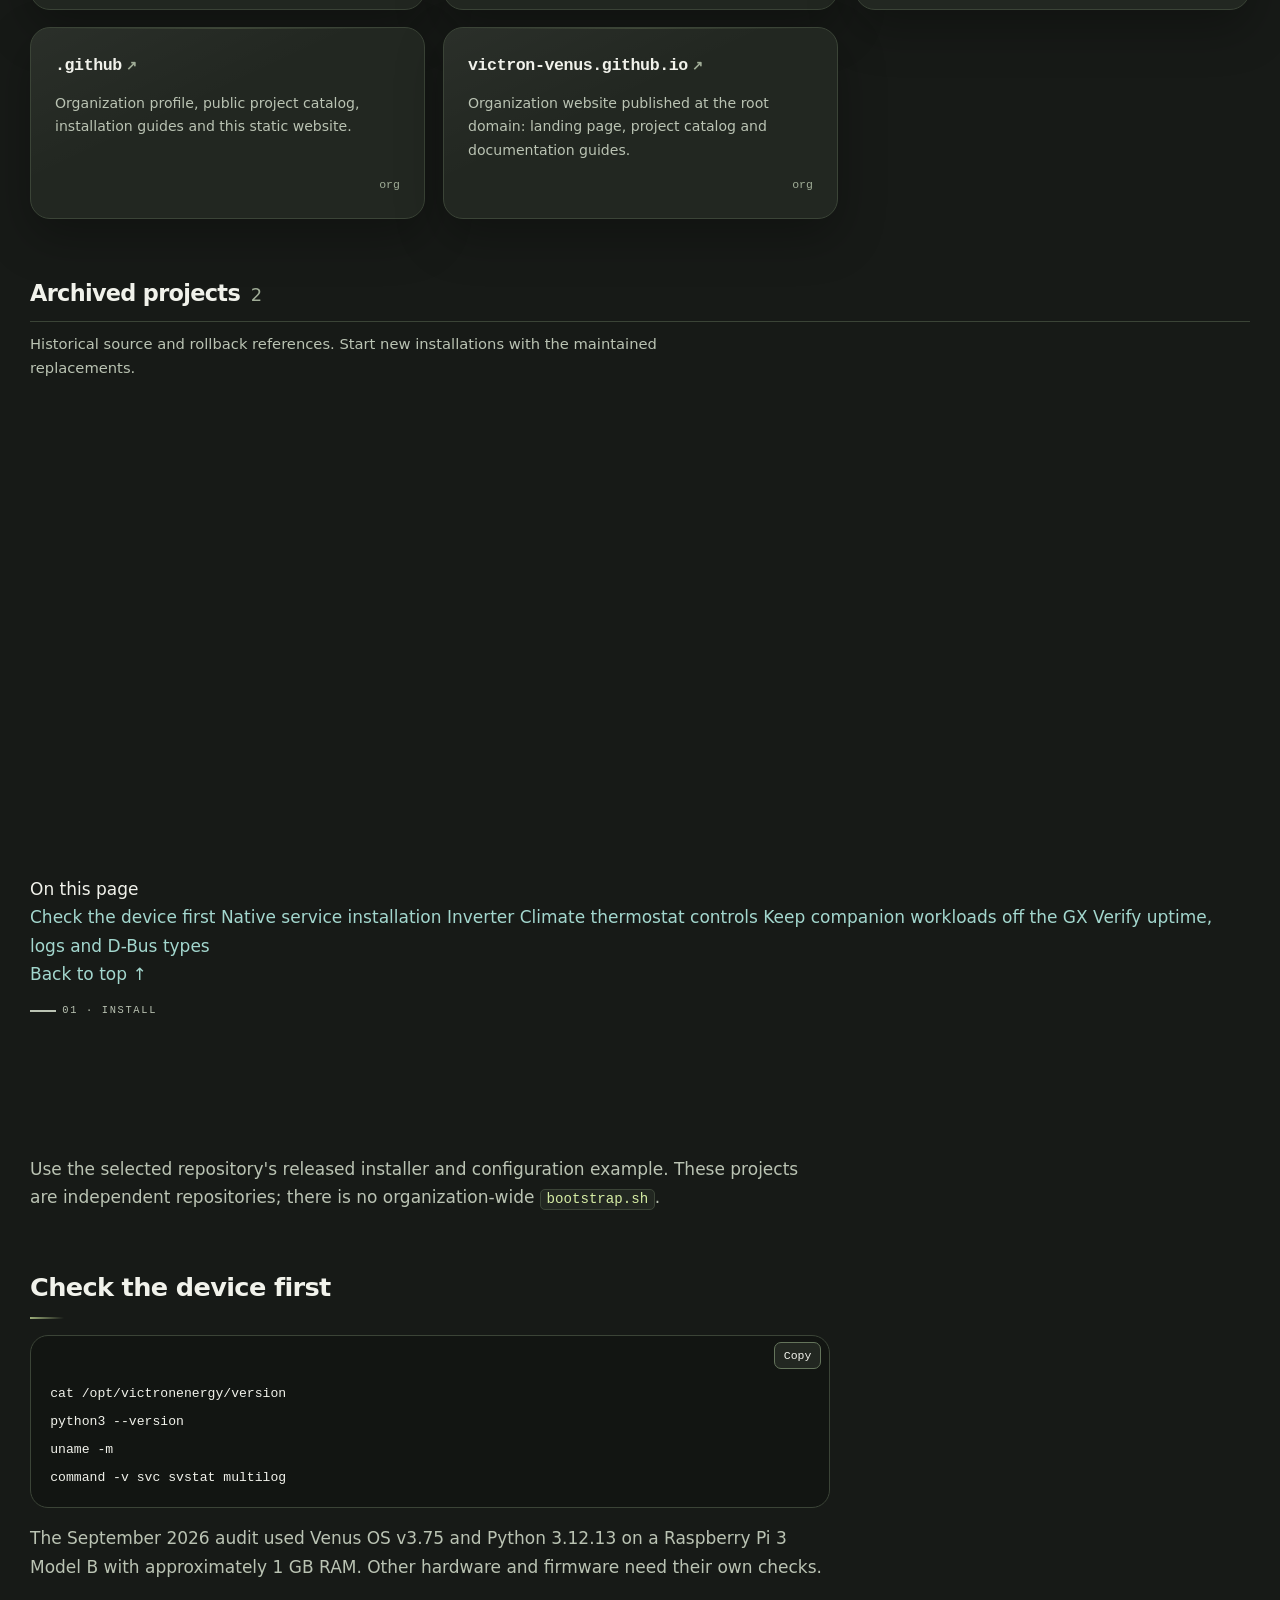
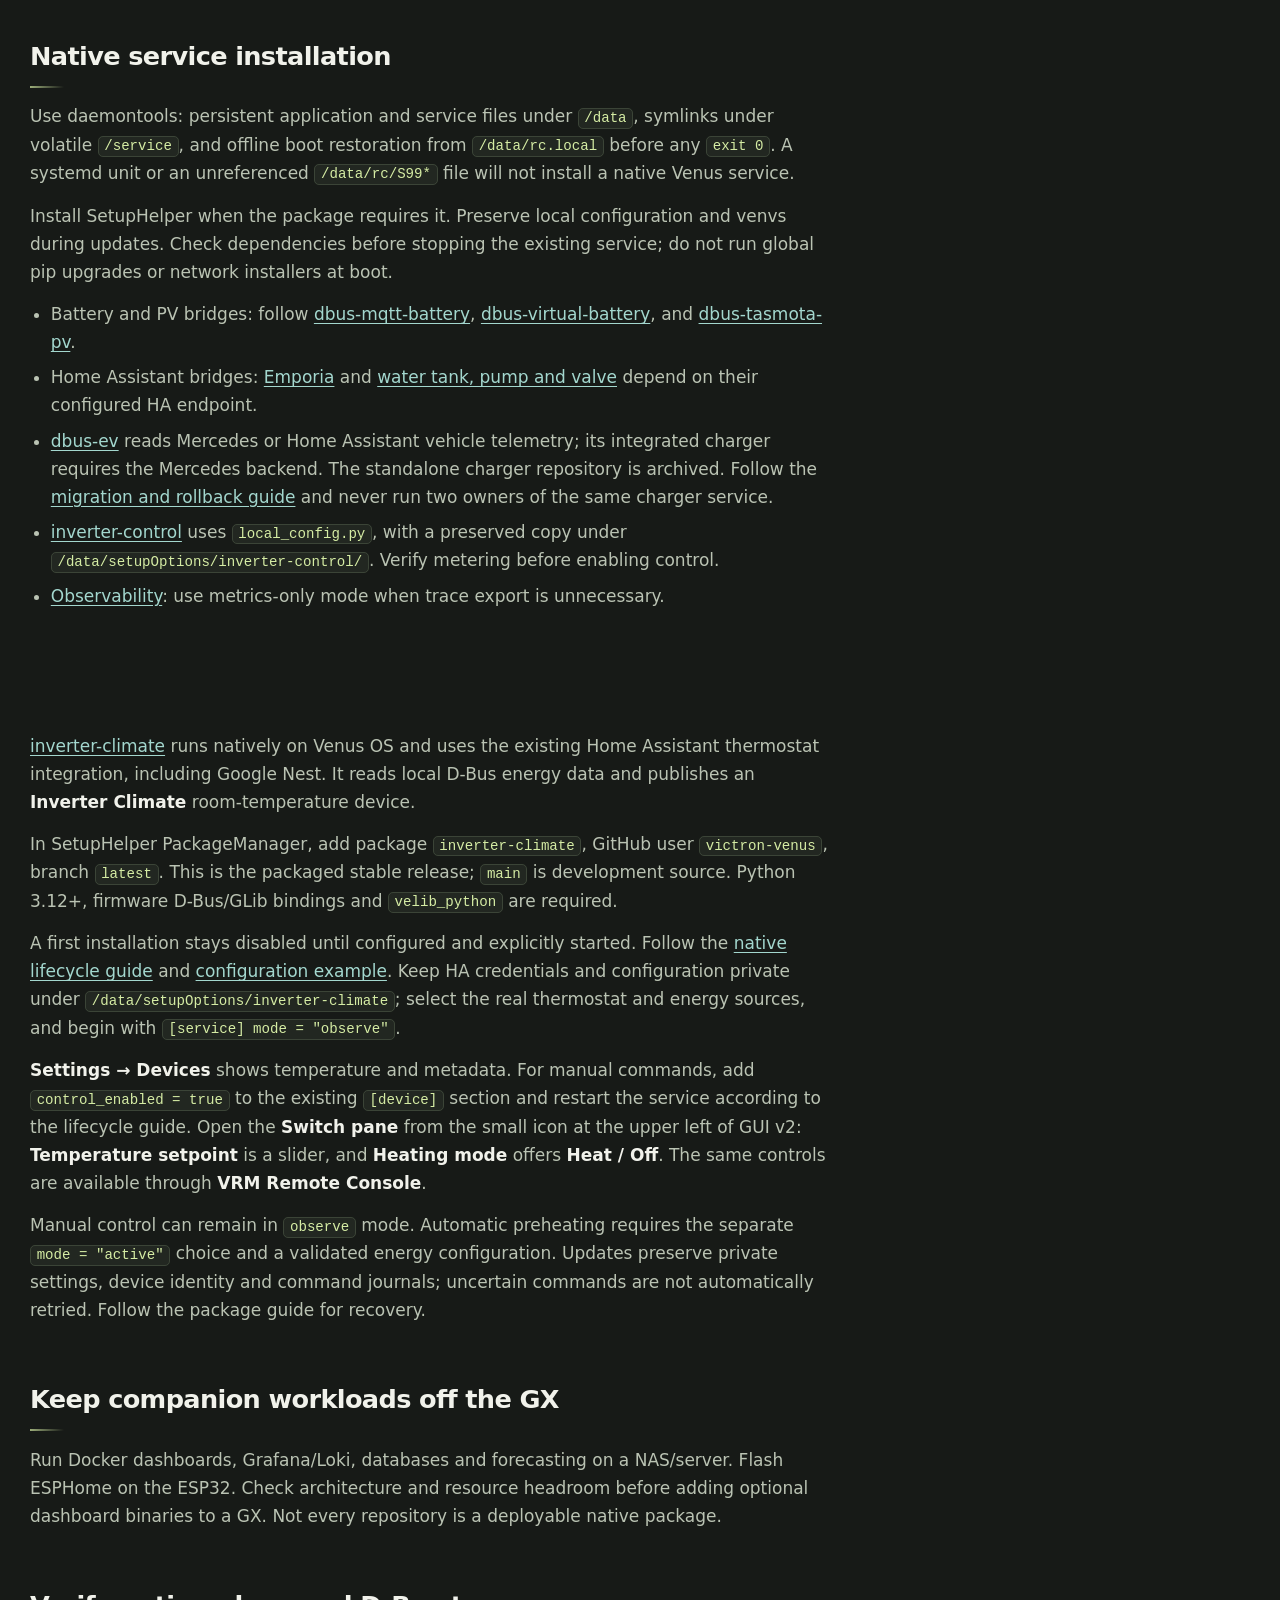
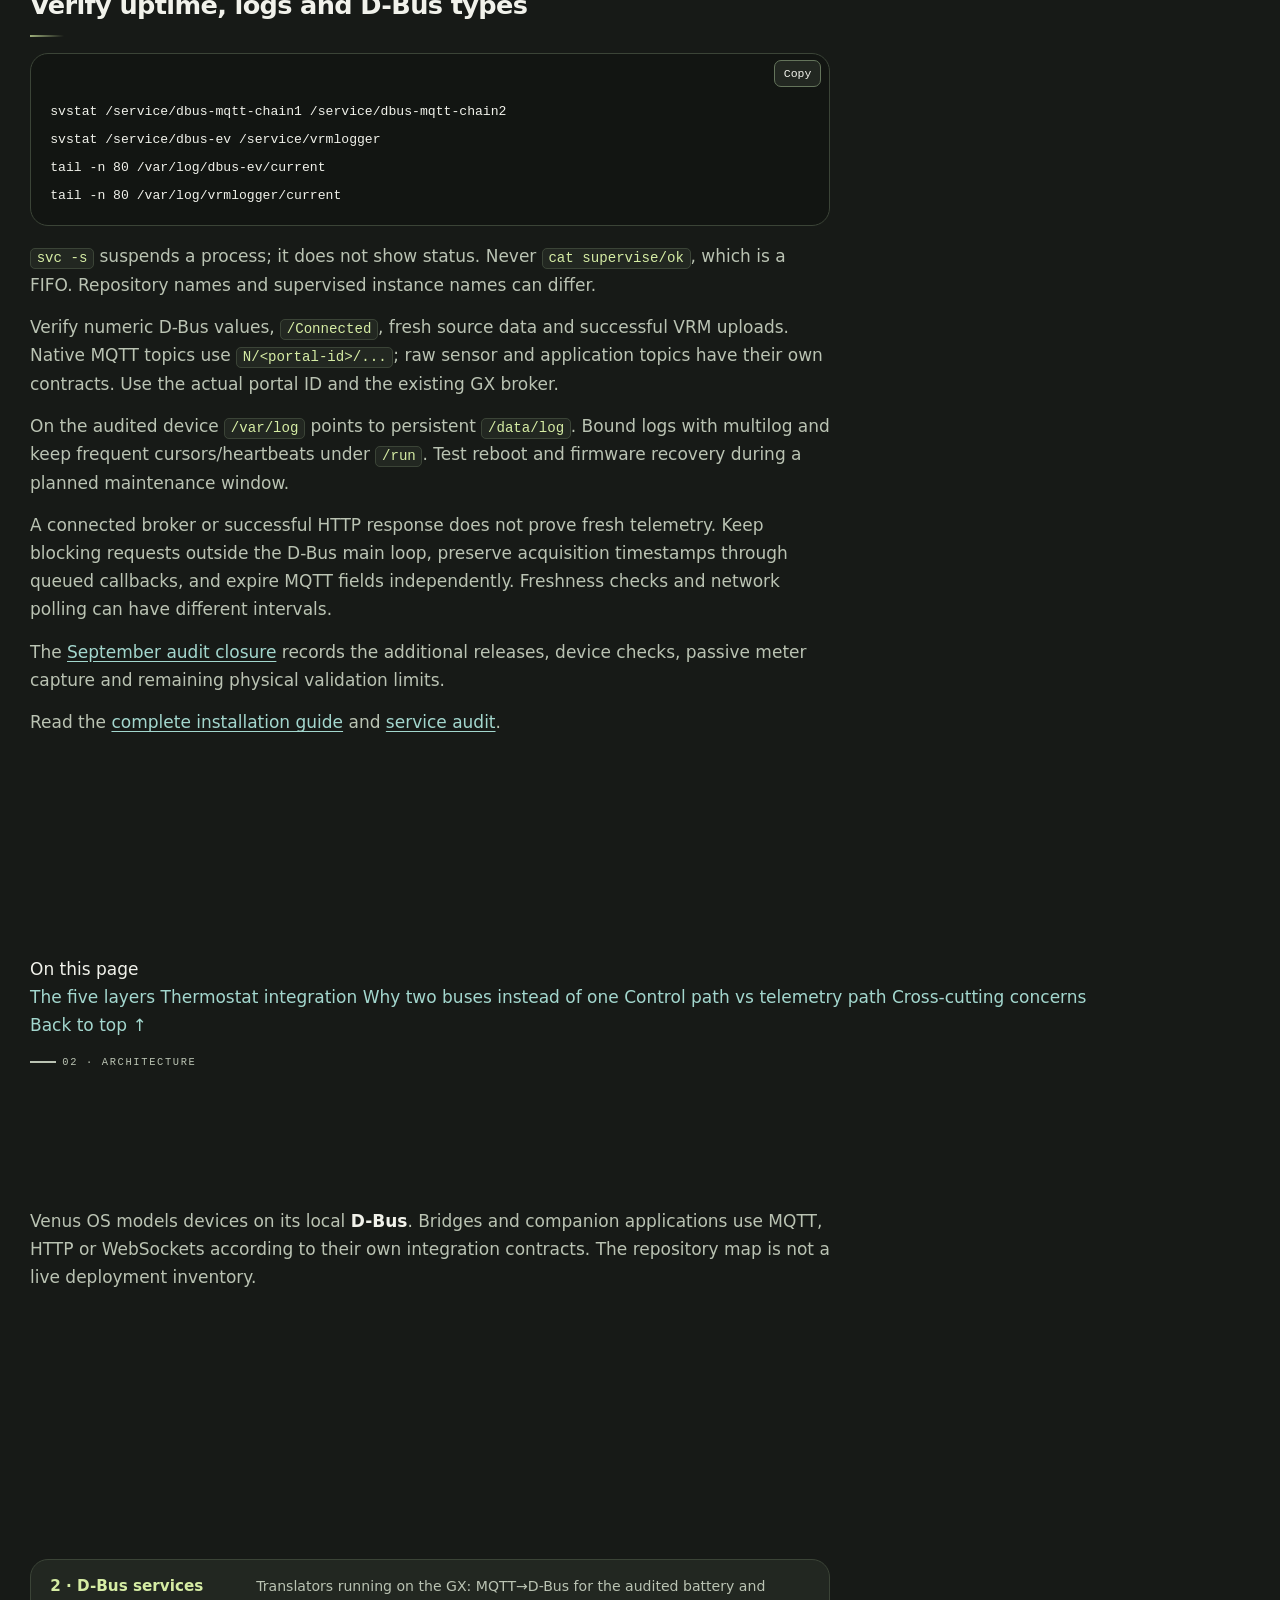
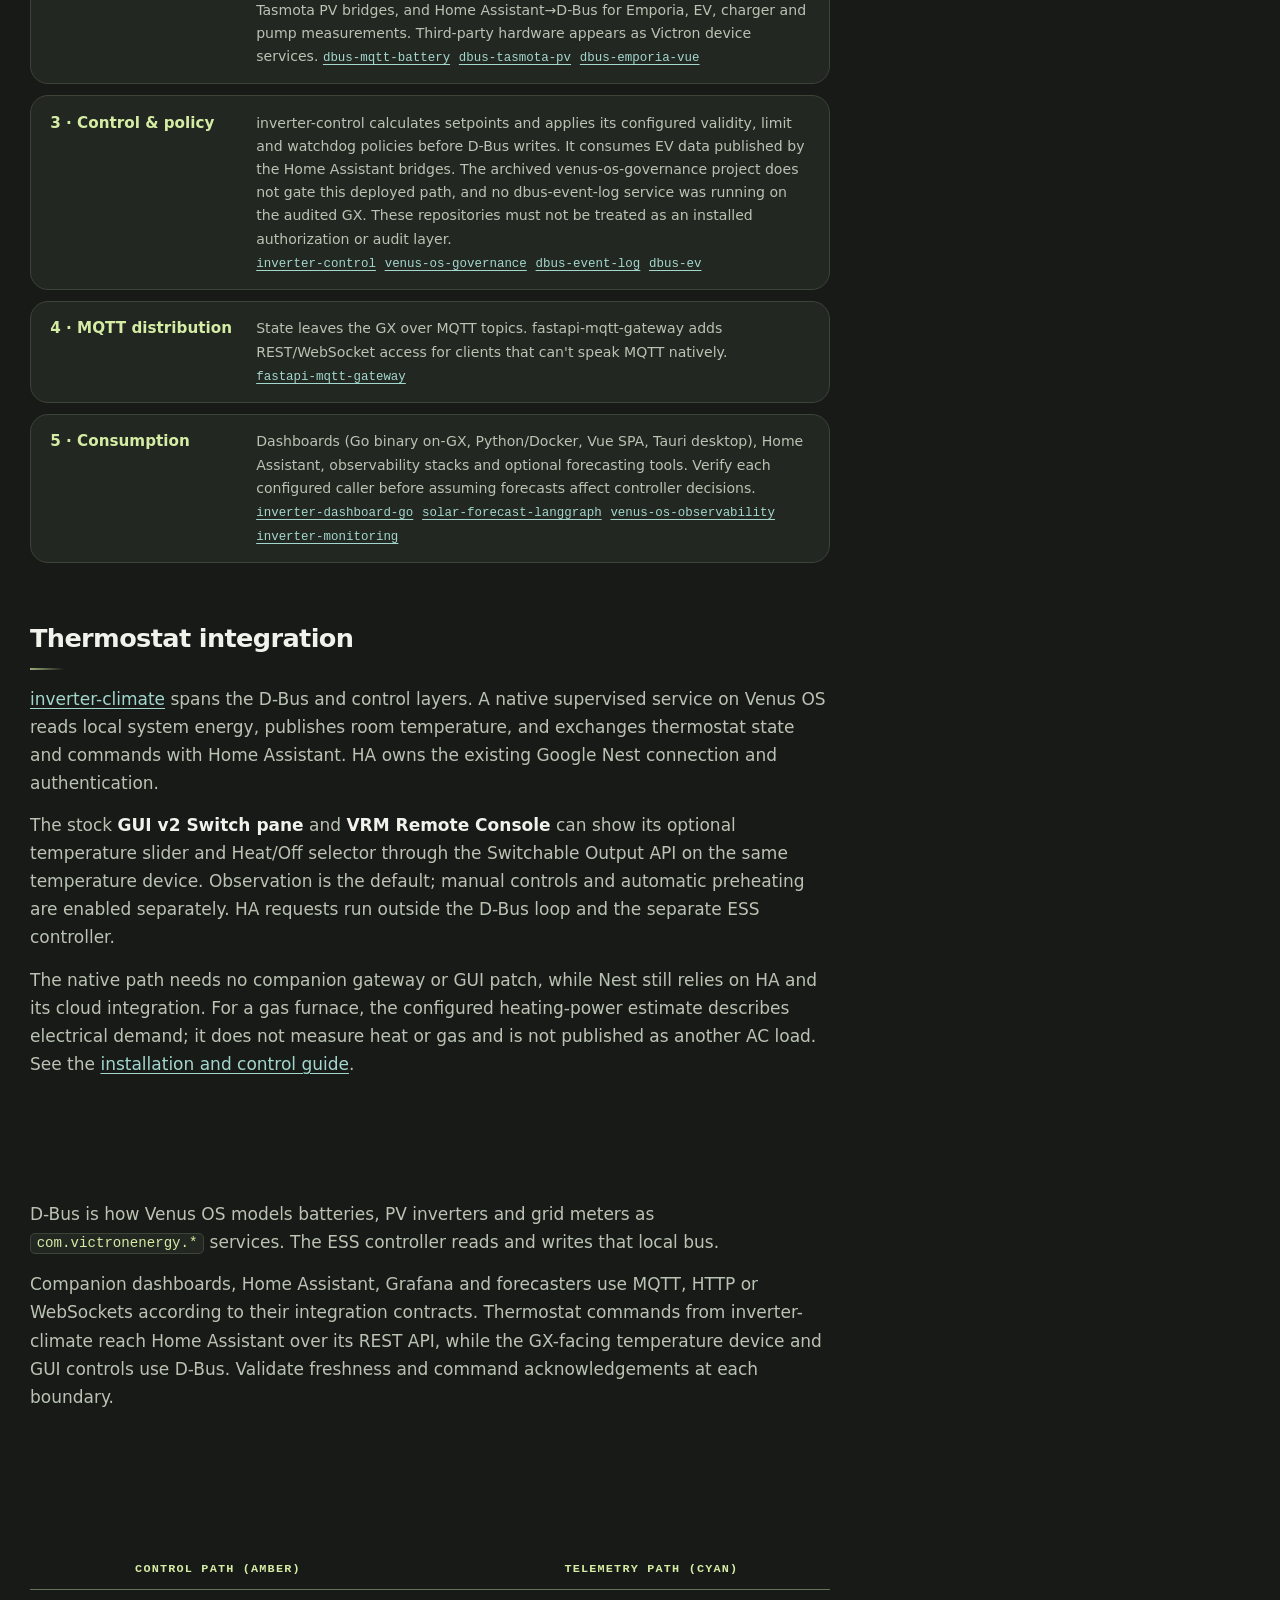
<file: wiki/ci-standards.html>
<!DOCTYPE html>
<html lang="en">
<head>
<meta charset="utf-8">
<meta name="robots" content="noindex">
<title>CI standards — Victron Venus</title>
<link rel="canonical" href="https://victron-venus.github.io/#ci">
<meta http-equiv="refresh" content="0; url=/#ci">
<script>
  (function () {
    var map = {
        "#section-1": "#ci-section-1",
        "#section-2": "#ci-section-2",
        "#section-3": "#ci-section-3",
        "#section-4": "#ci-section-4"
    };
    location.replace((map[location.hash] || "").replace(/^#/, "/#") || "/#ci");
  })();
</script>
<!-- page-counter -->
<script type='module'
        src='https://static.cloudflareinsights.com/beacon.min.js'
        data-cf-beacon='{"token": "7ebefa349af04e8094da7cfcb8db175f"}'></script>
</head>
<body>
<p>This page is now part of the <a href="/#ci">single-page Victron Venus site</a>.</p>
</body>
</html>
</file>
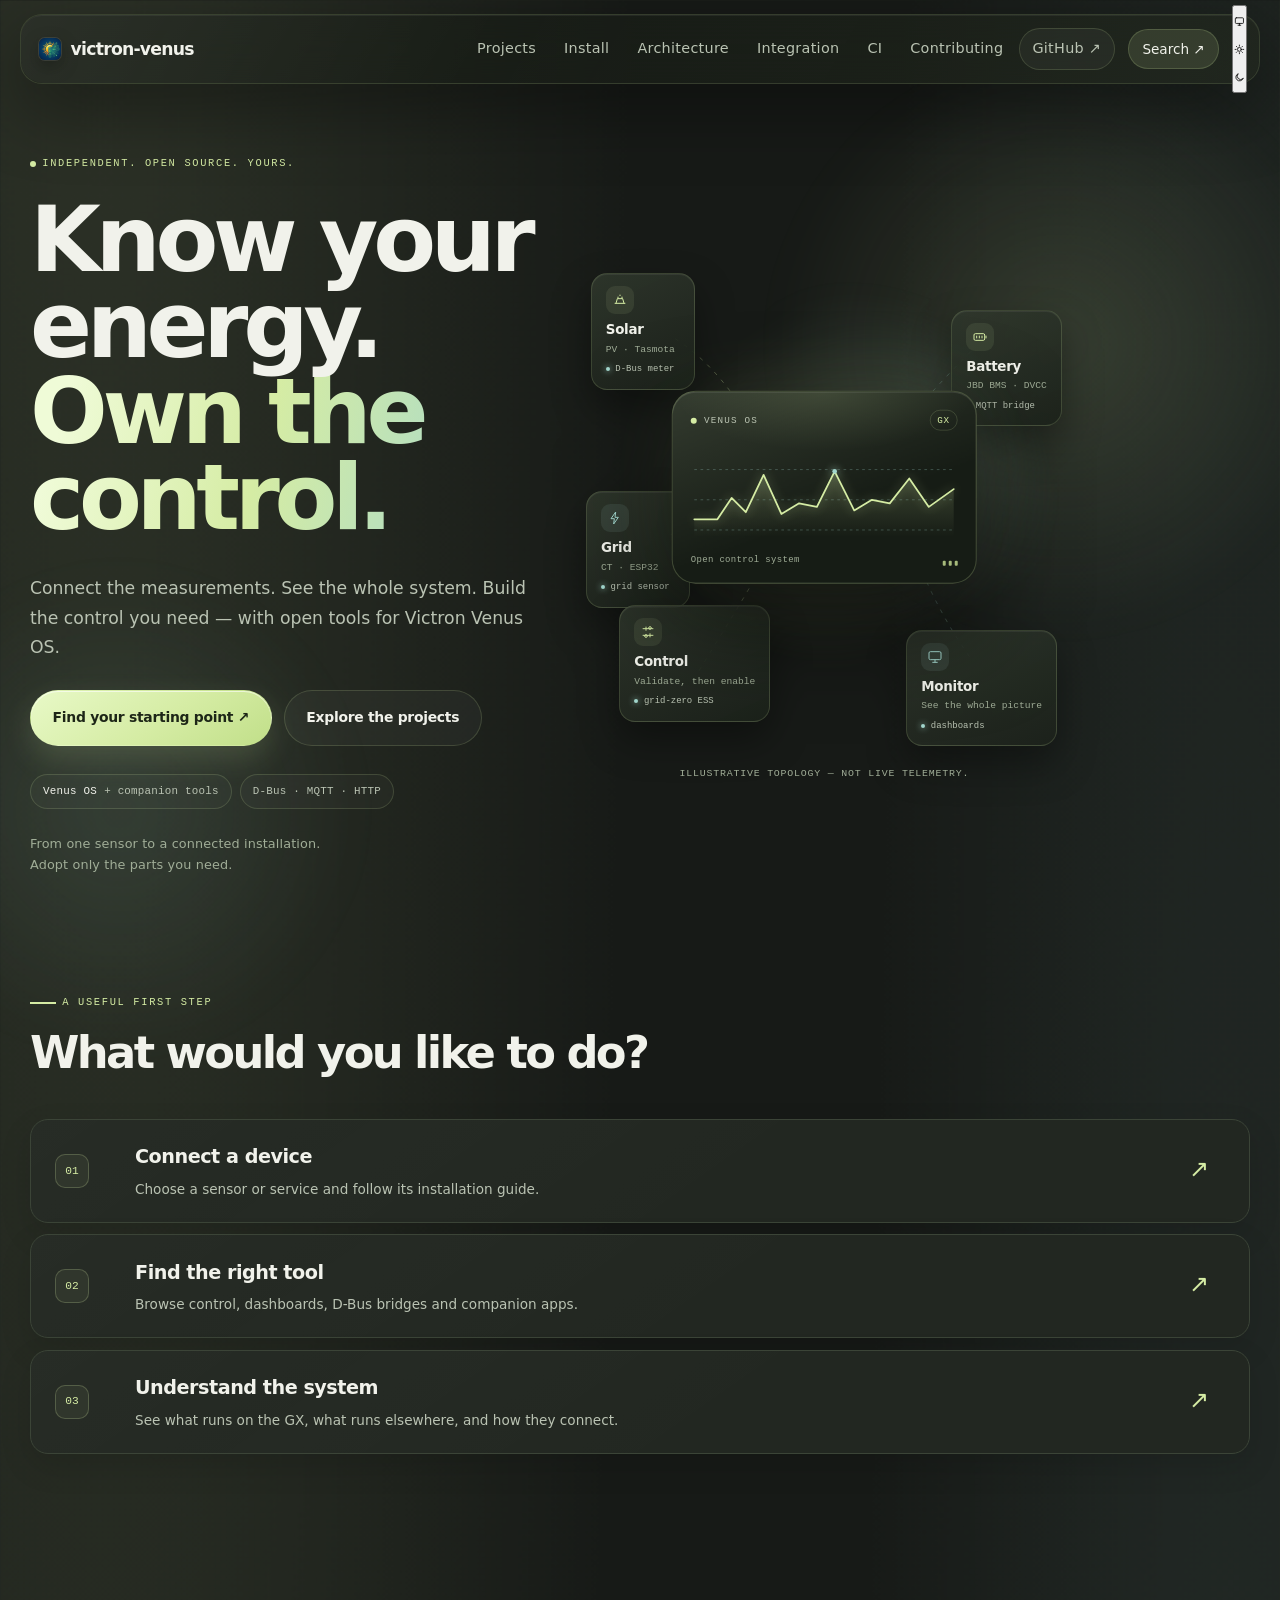
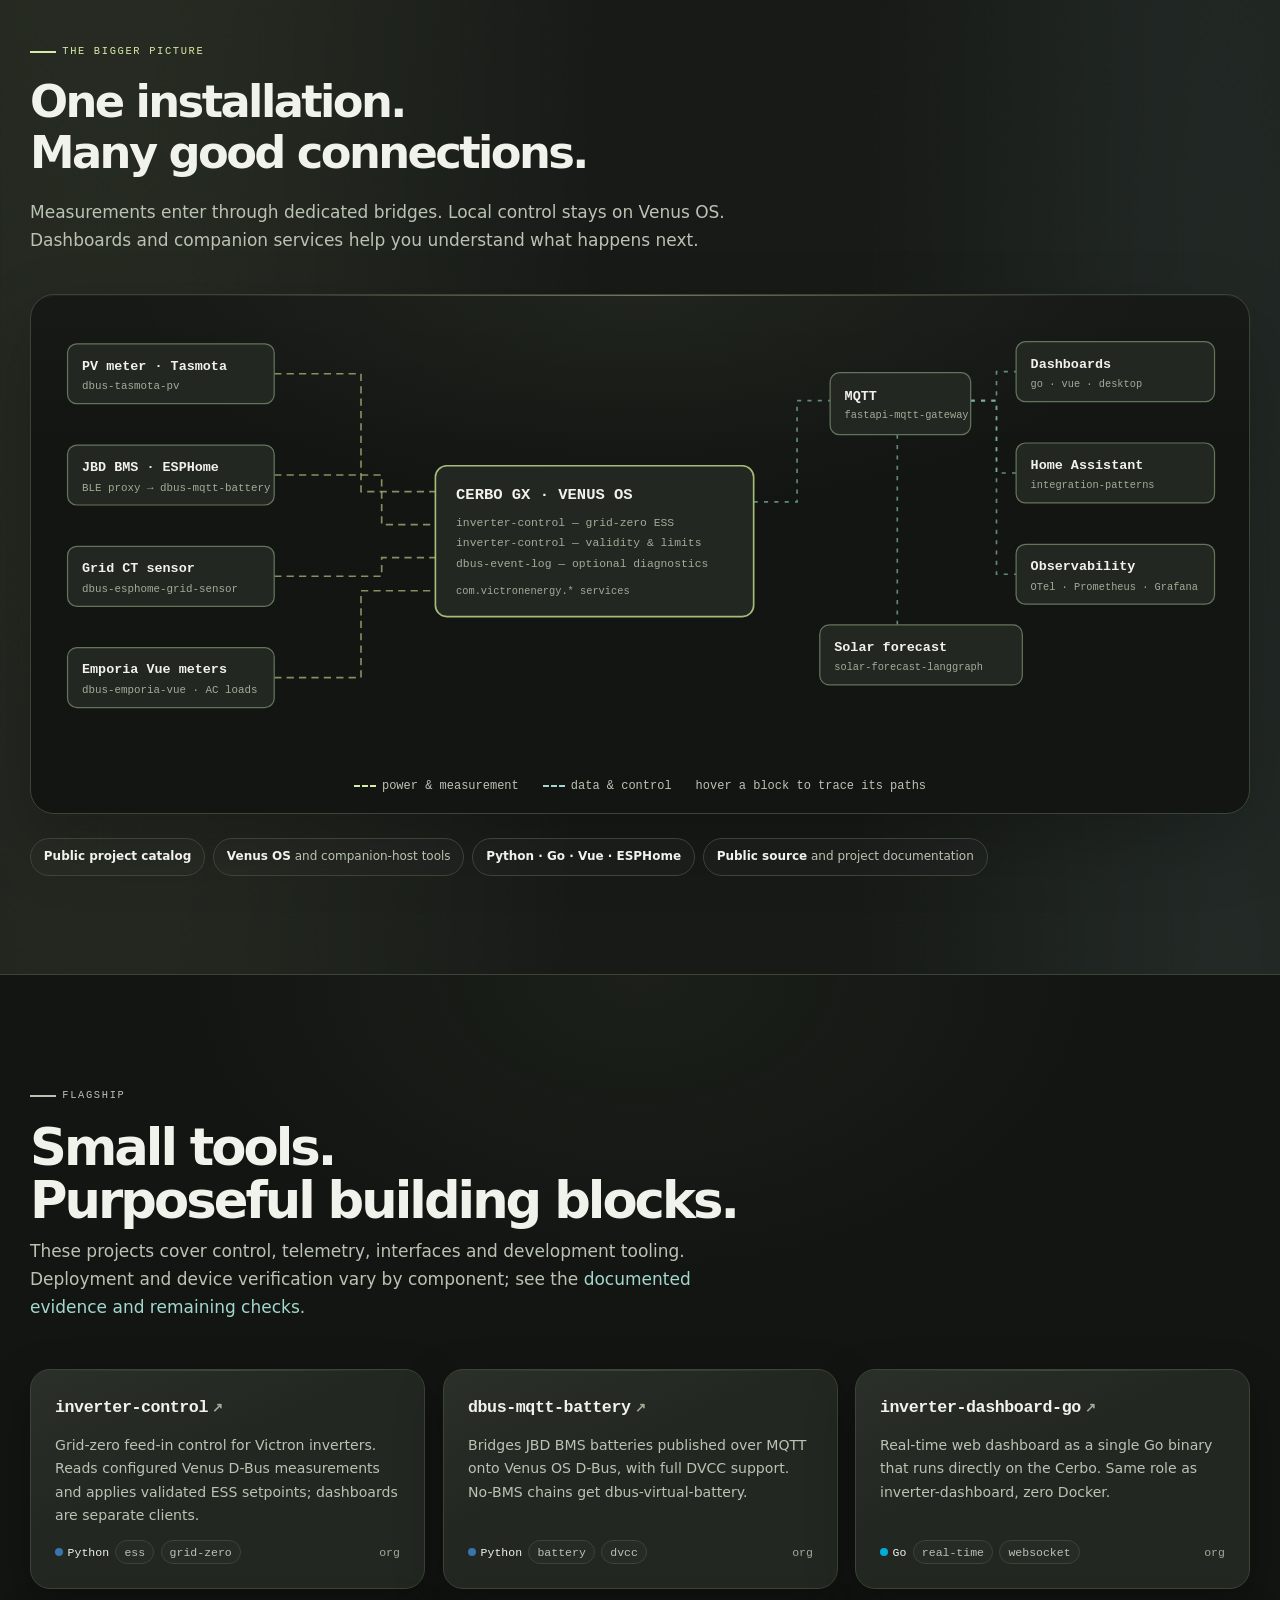
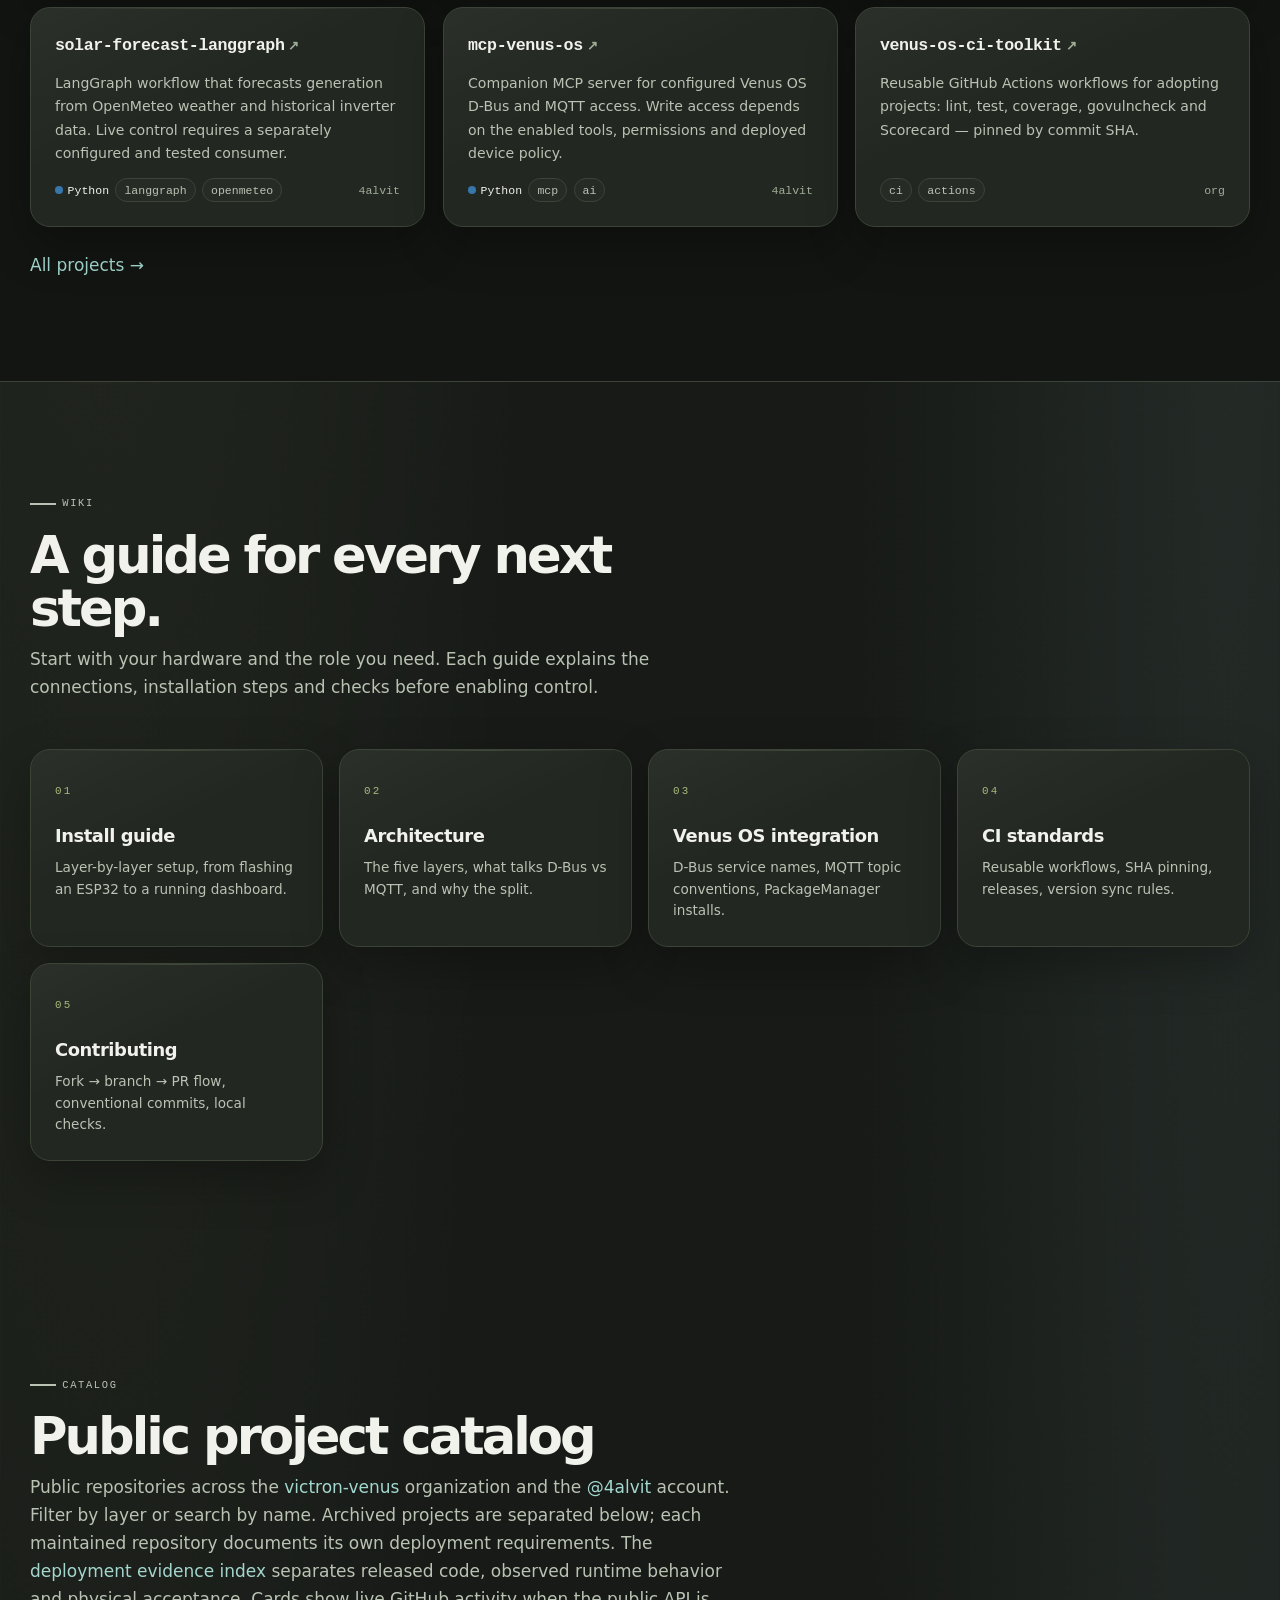
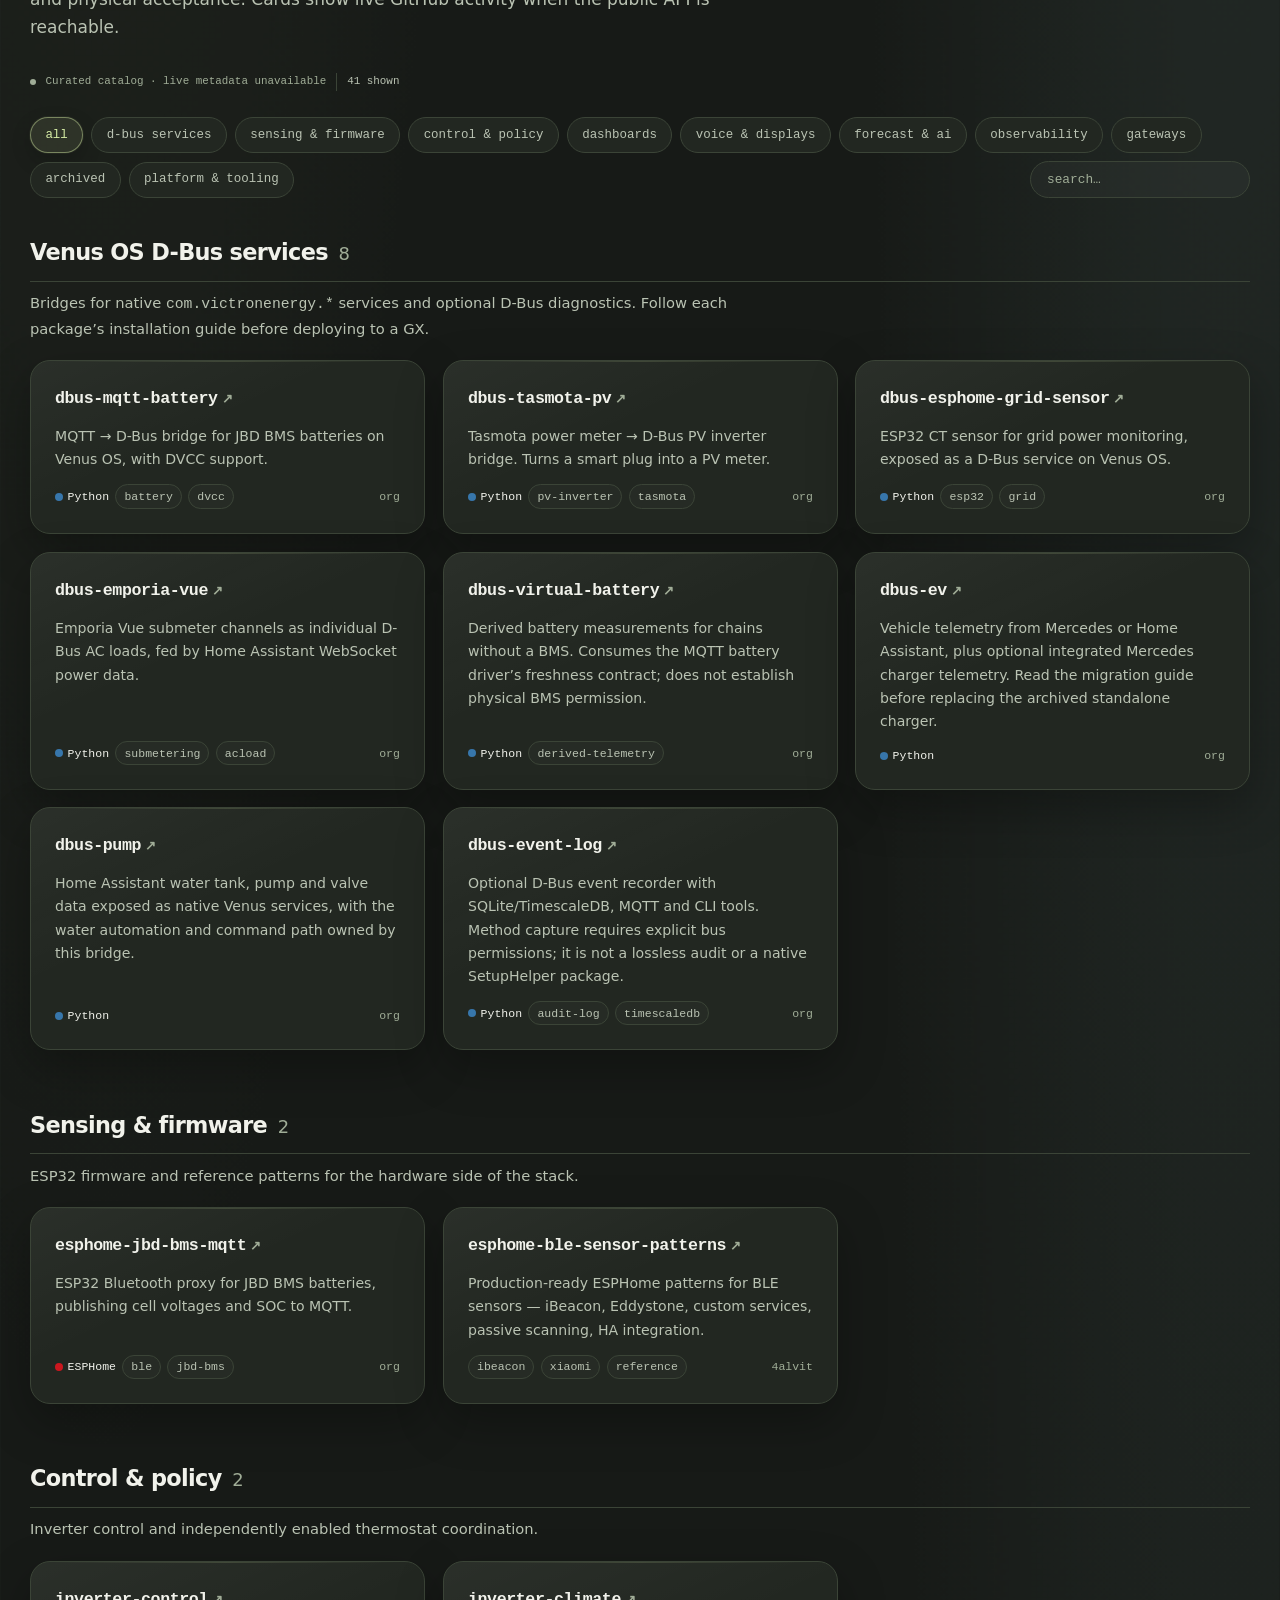
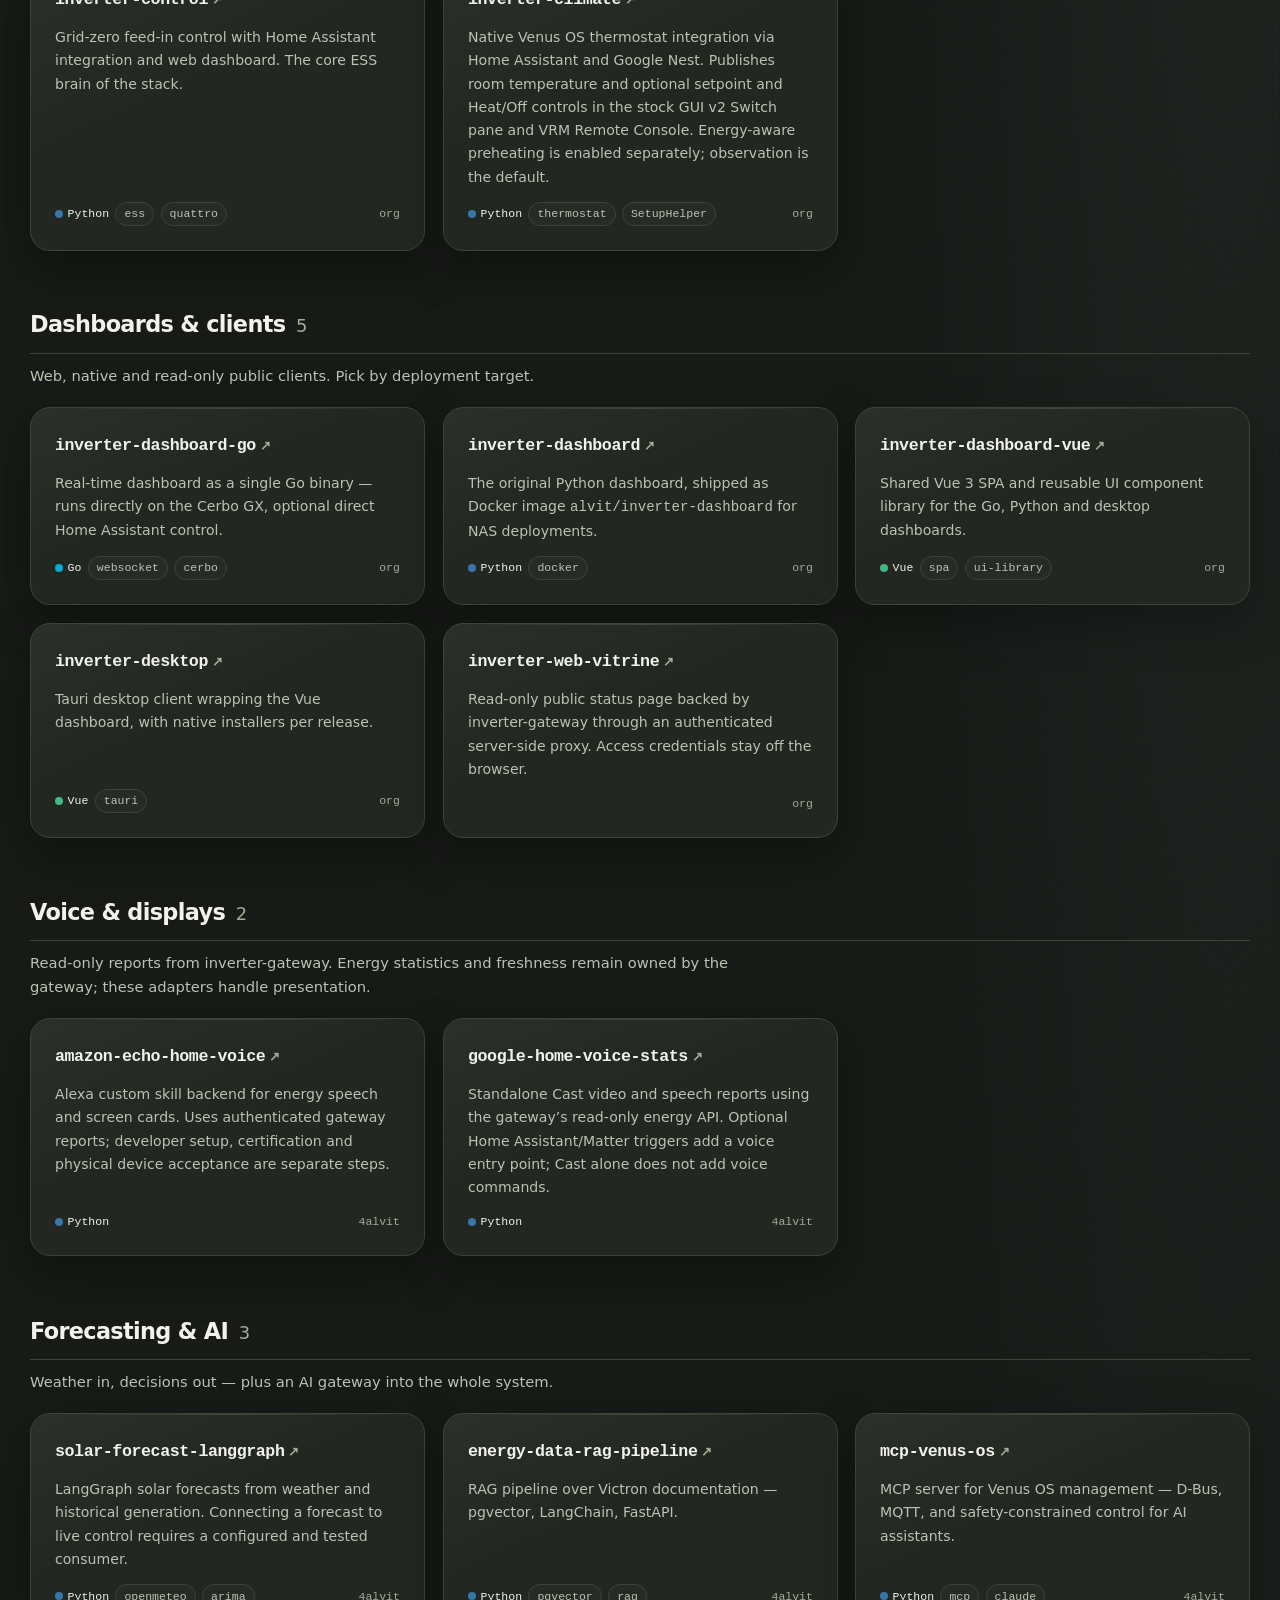
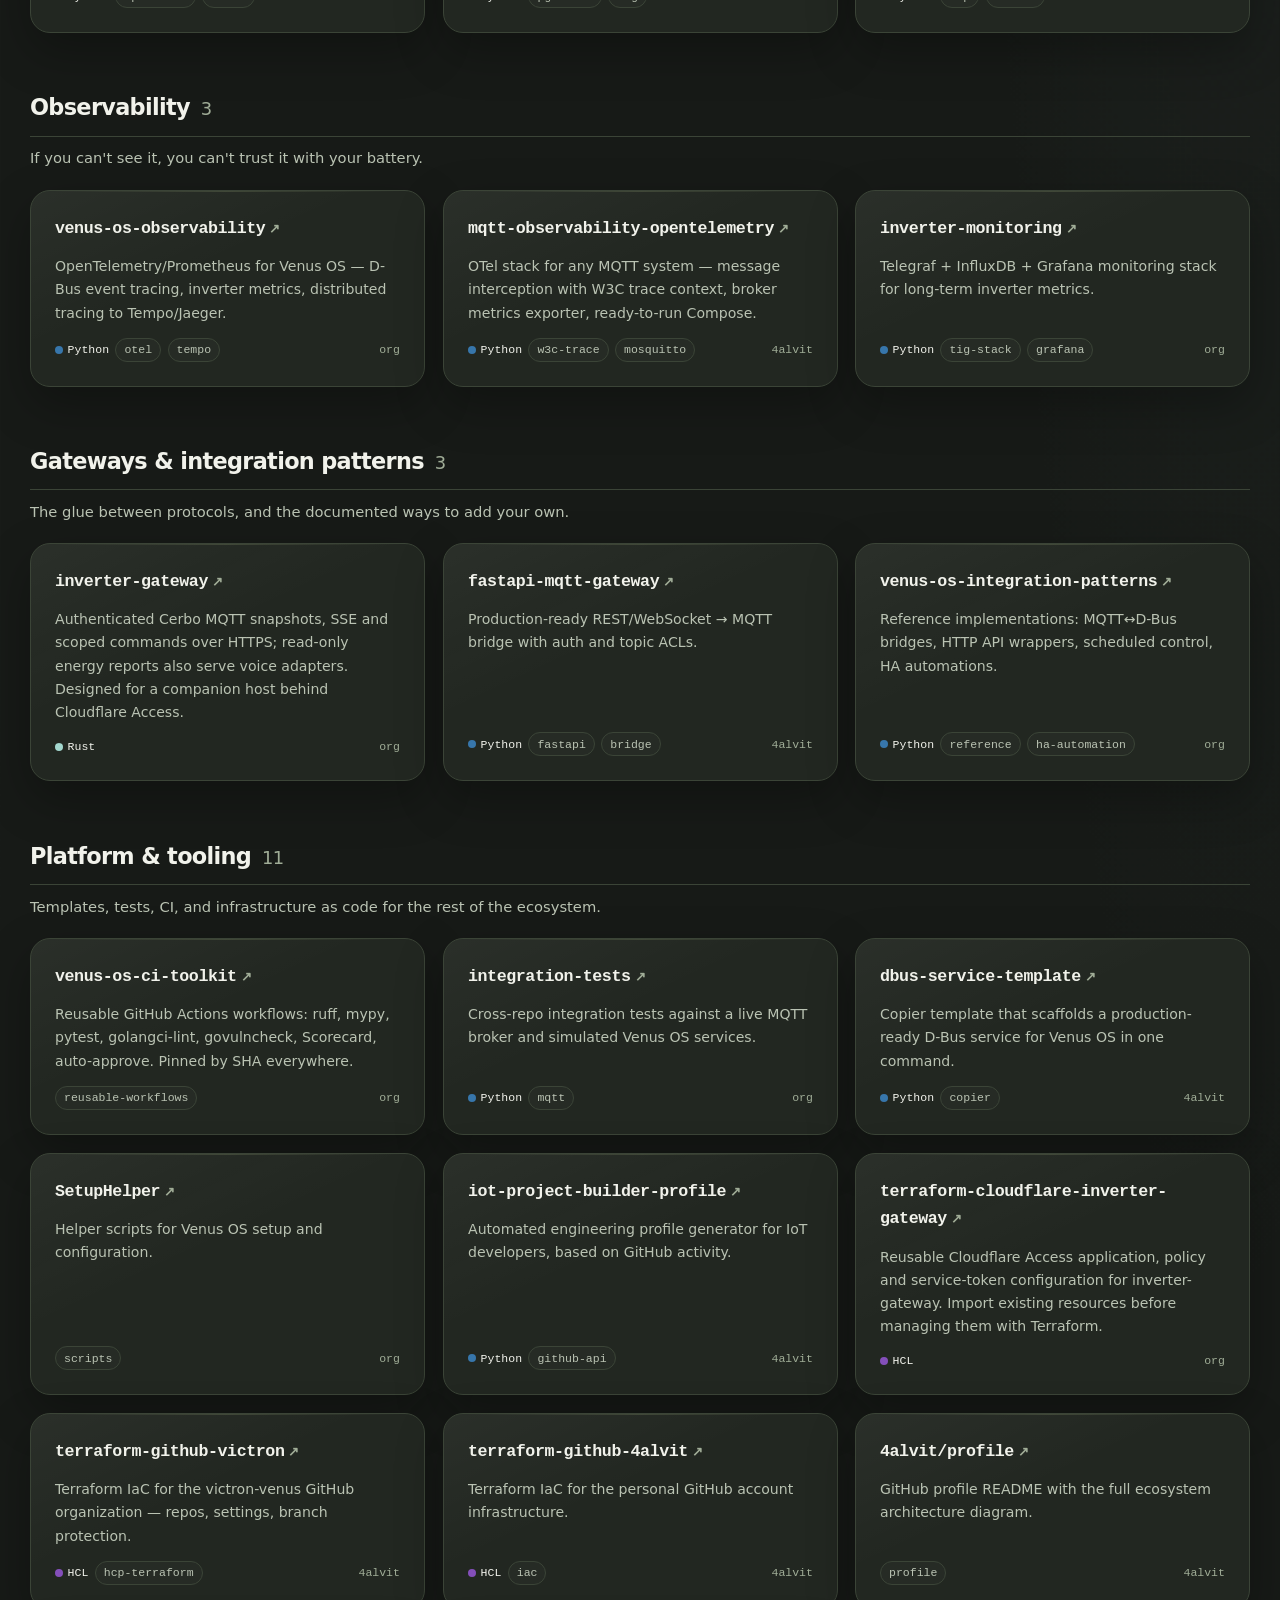
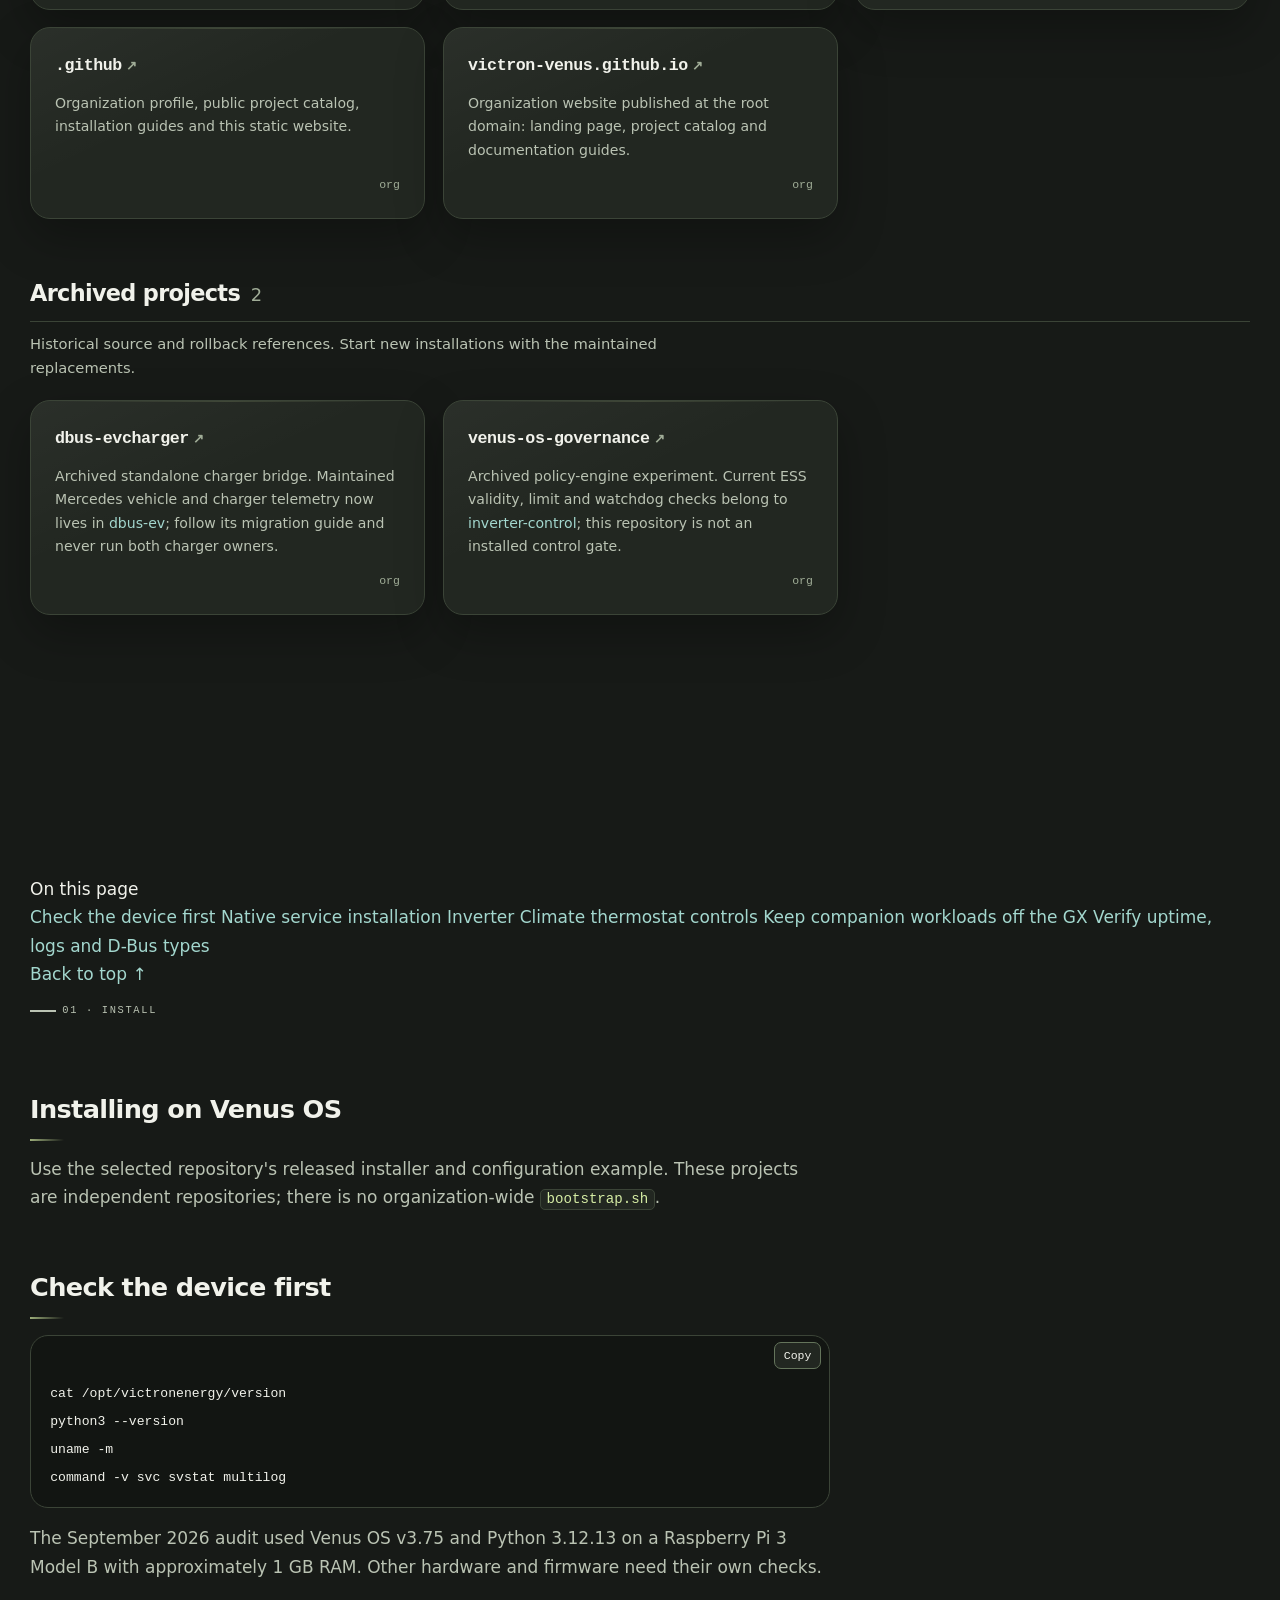
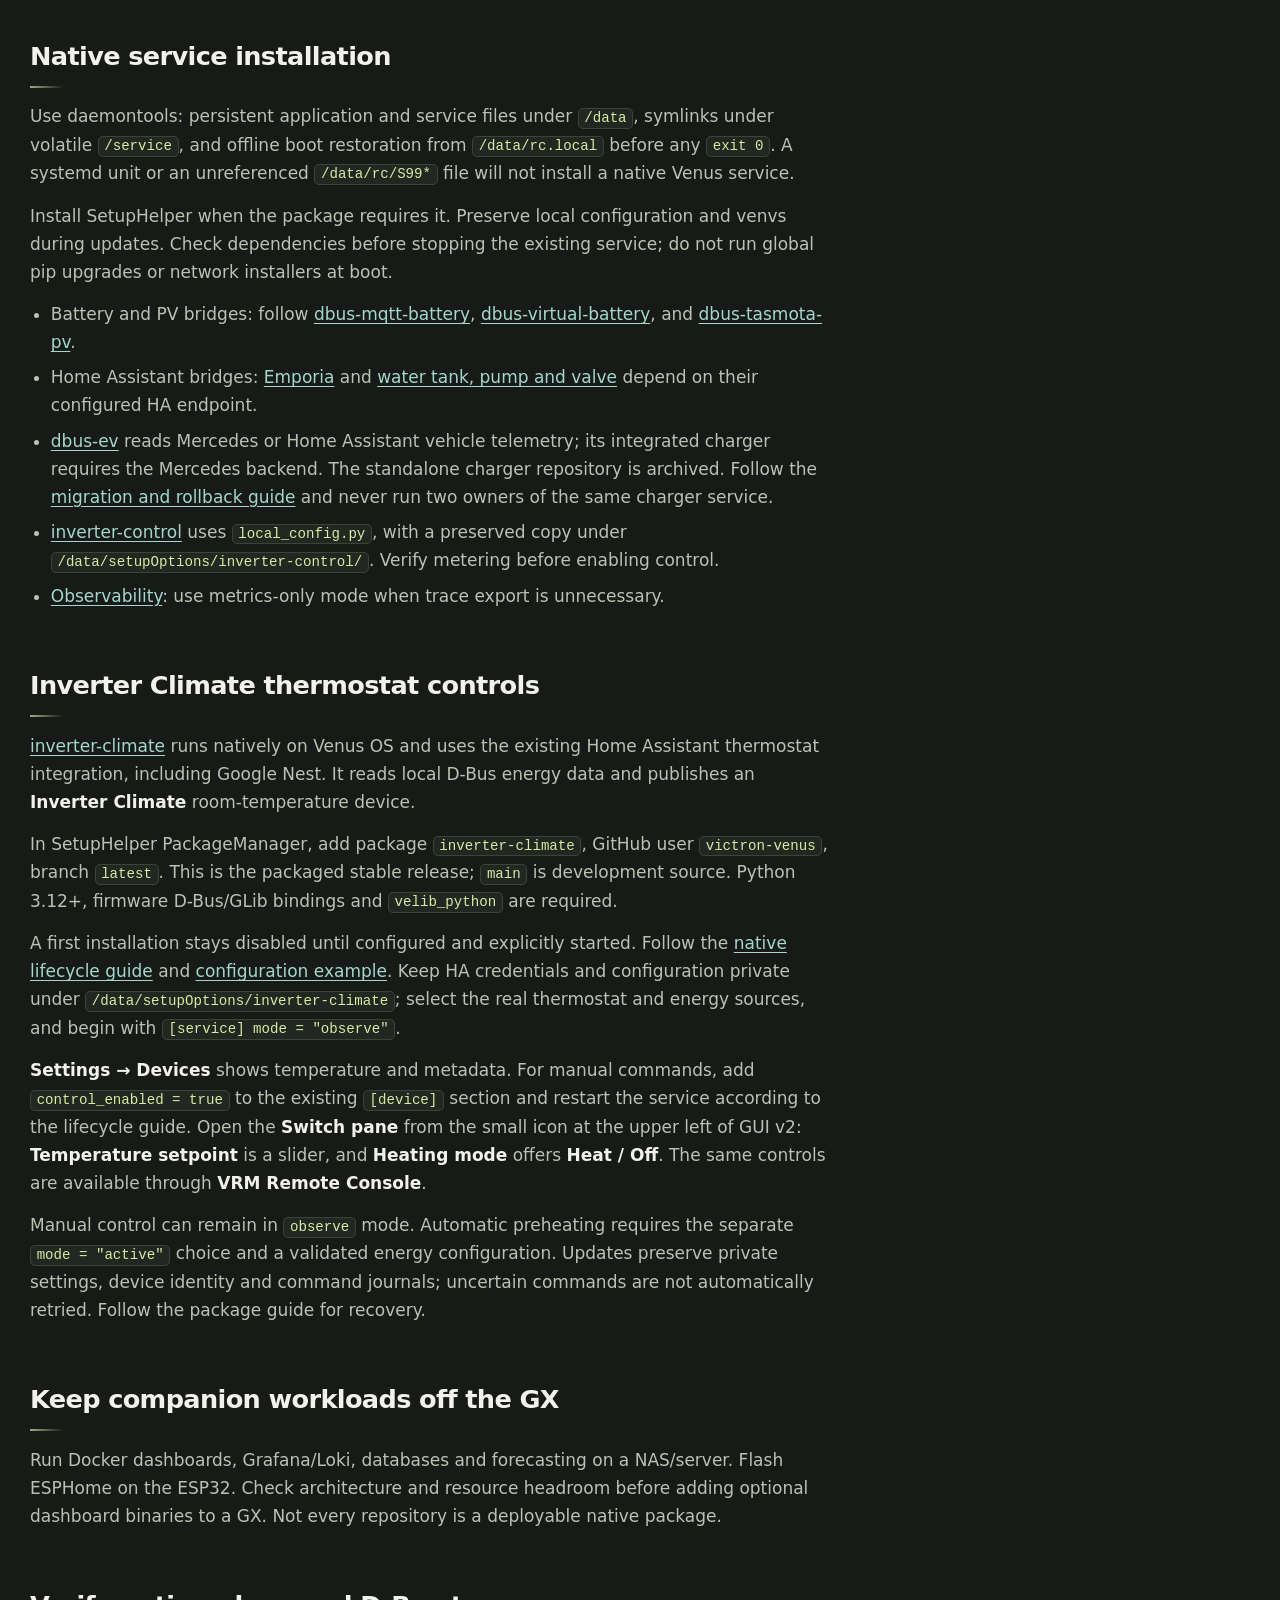
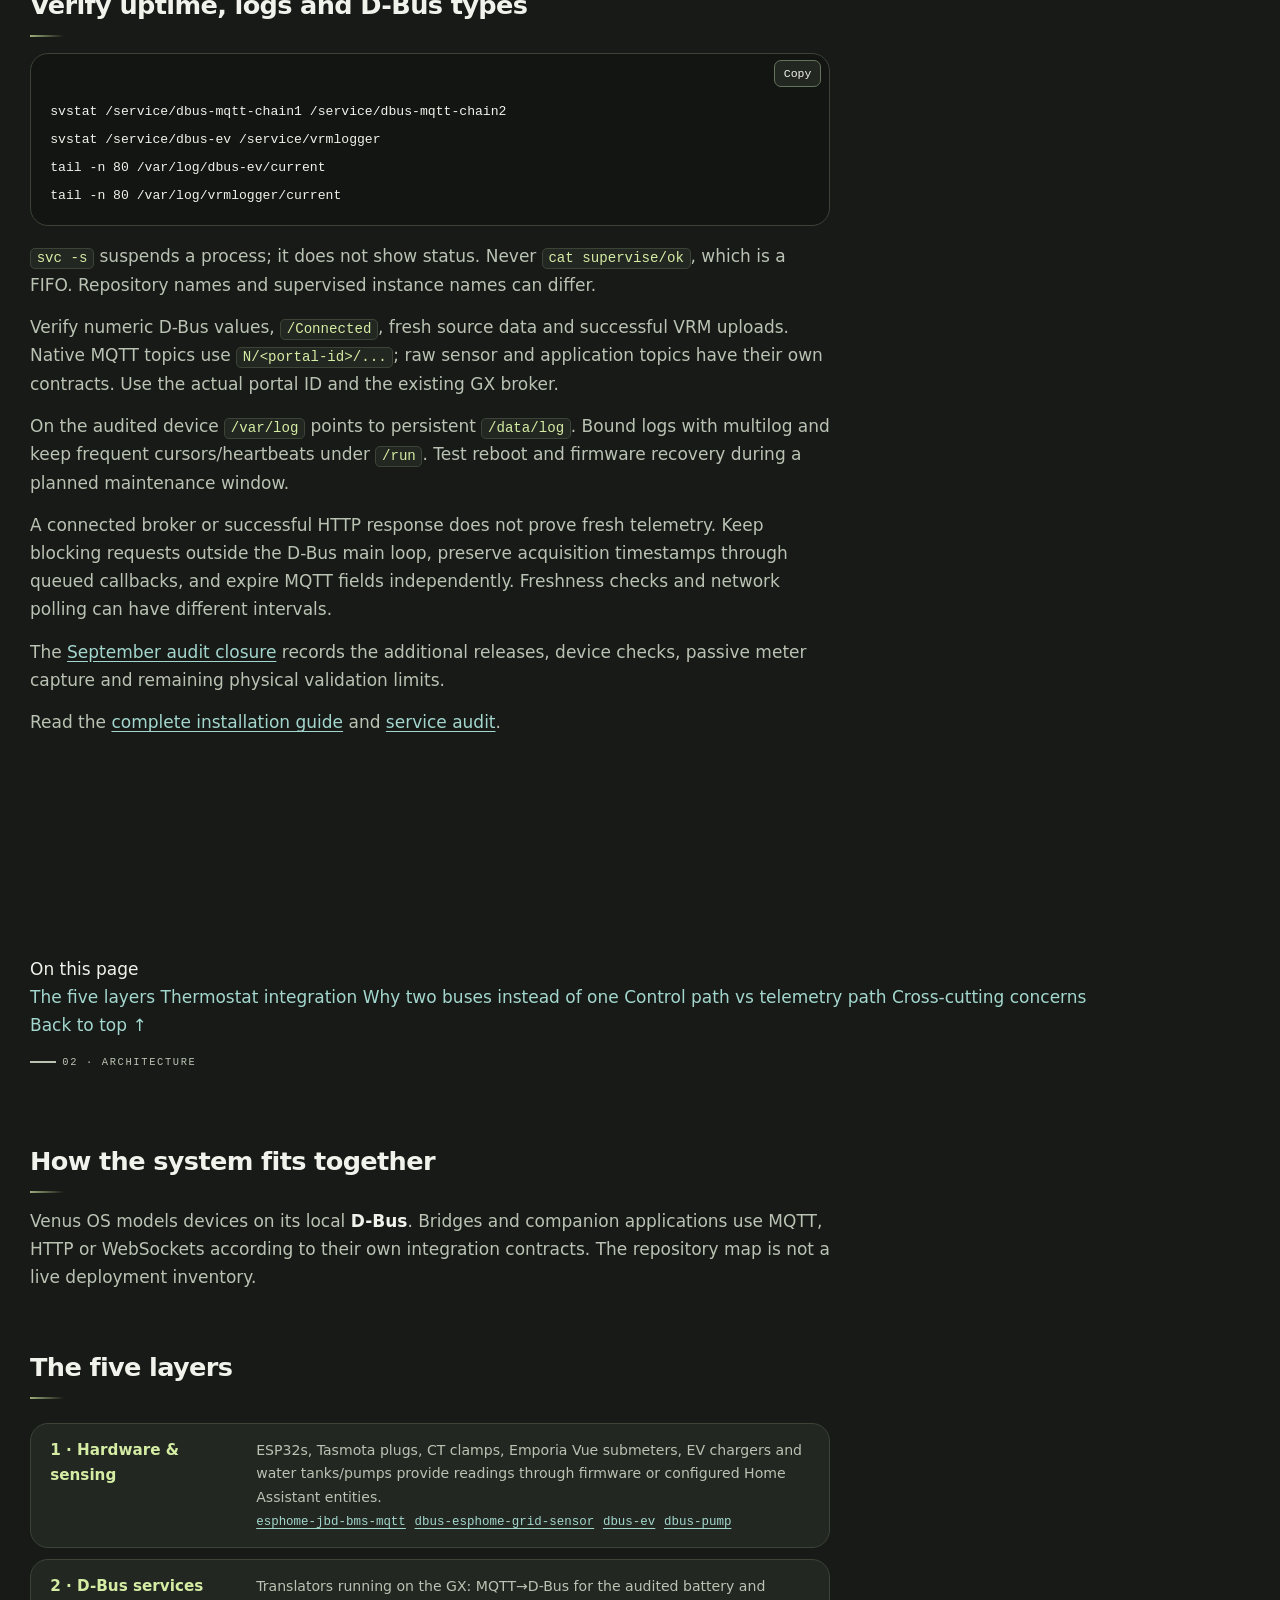
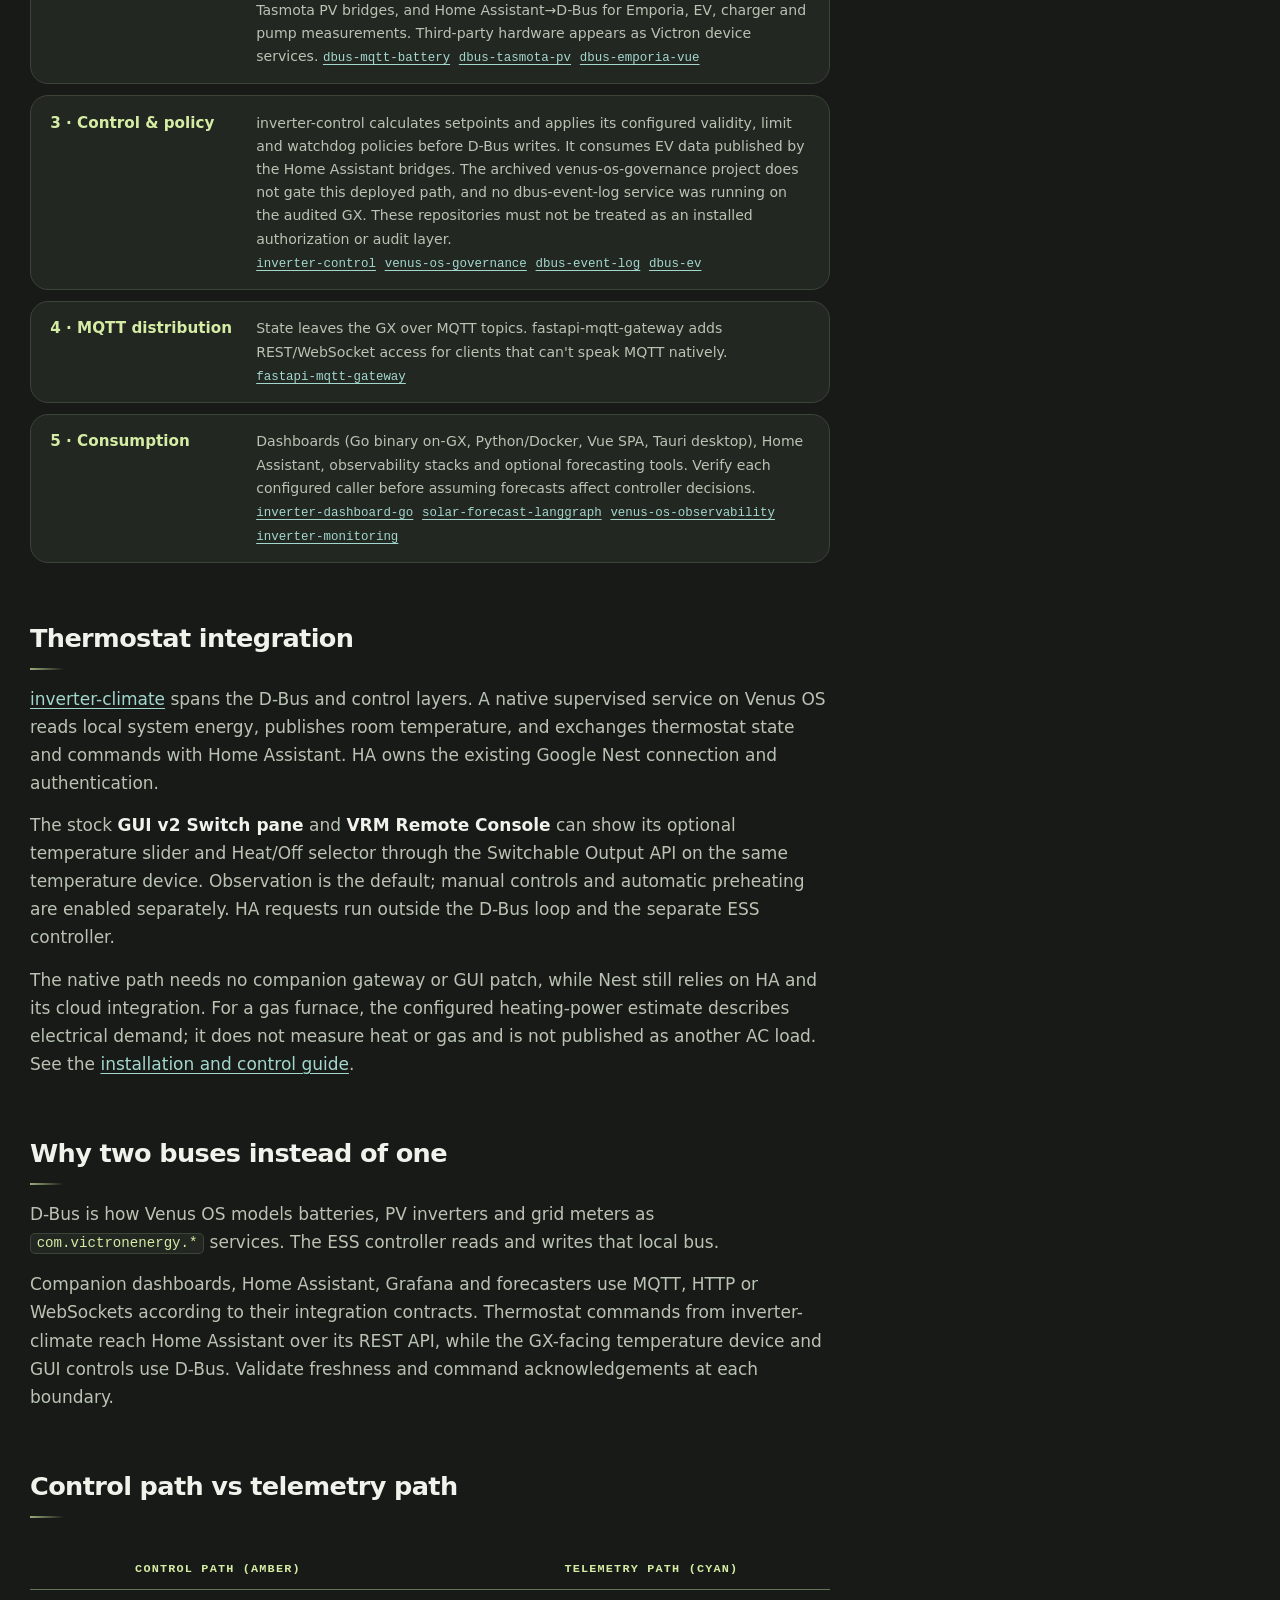
<file: wiki/contributing.html>
<!DOCTYPE html>
<html lang="en">
<head>
<meta charset="utf-8">
<meta name="robots" content="noindex">
<title>Contributing — Victron Venus</title>
<link rel="canonical" href="https://victron-venus.github.io/#contributing">
<meta http-equiv="refresh" content="0; url=/#contributing">
<script>
  (function () {
    var map = {
        "#section-1": "#contributing-section-1",
        "#section-2": "#contributing-section-2",
        "#gates": "#contributing-gates",
        "#section-4": "#contributing-section-4"
    };
    location.replace((map[location.hash] || "").replace(/^#/, "/#") || "/#contributing");
  })();
</script>
<!-- page-counter -->
<script type='module'
        src='https://static.cloudflareinsights.com/beacon.min.js'
        data-cf-beacon='{"token": "7ebefa349af04e8094da7cfcb8db175f"}'></script>
</head>
<body>
<p>This page is now part of the <a href="/#contributing">single-page Victron Venus site</a>.</p>
</body>
</html>
</file>
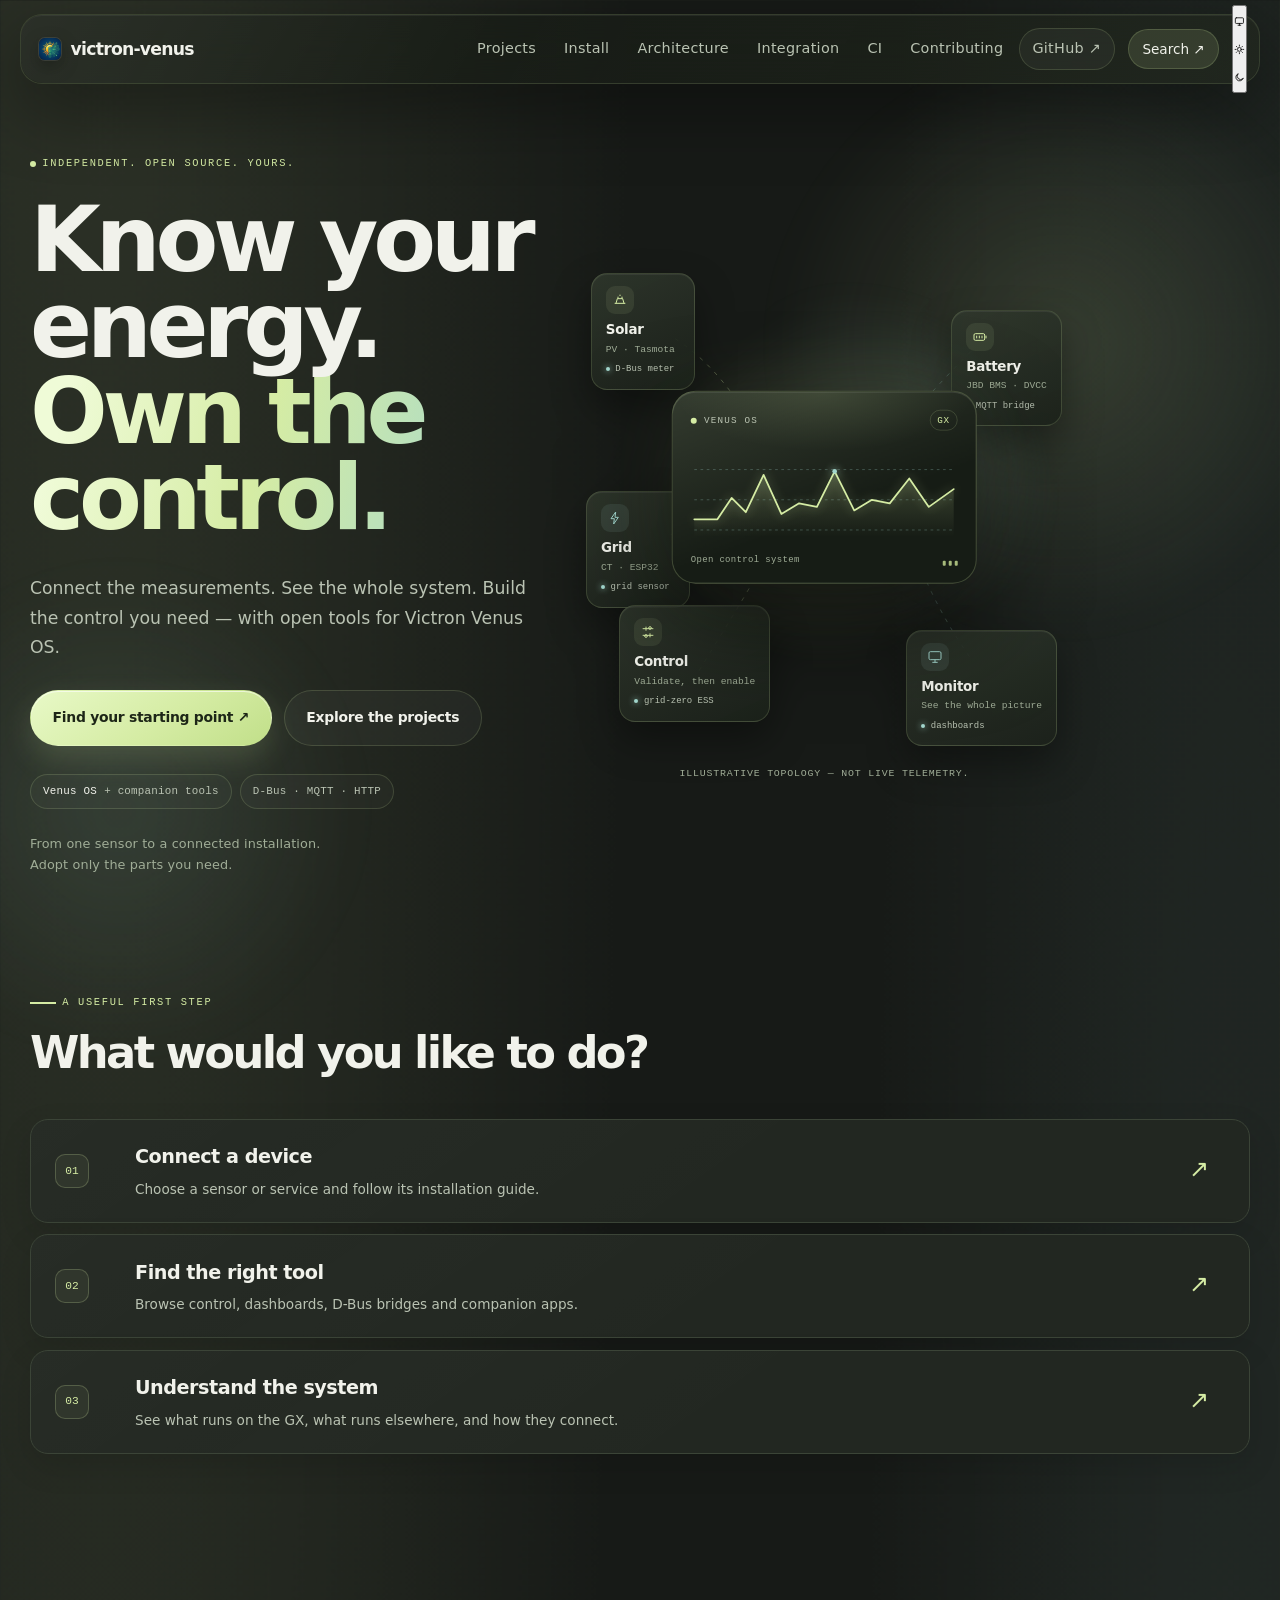
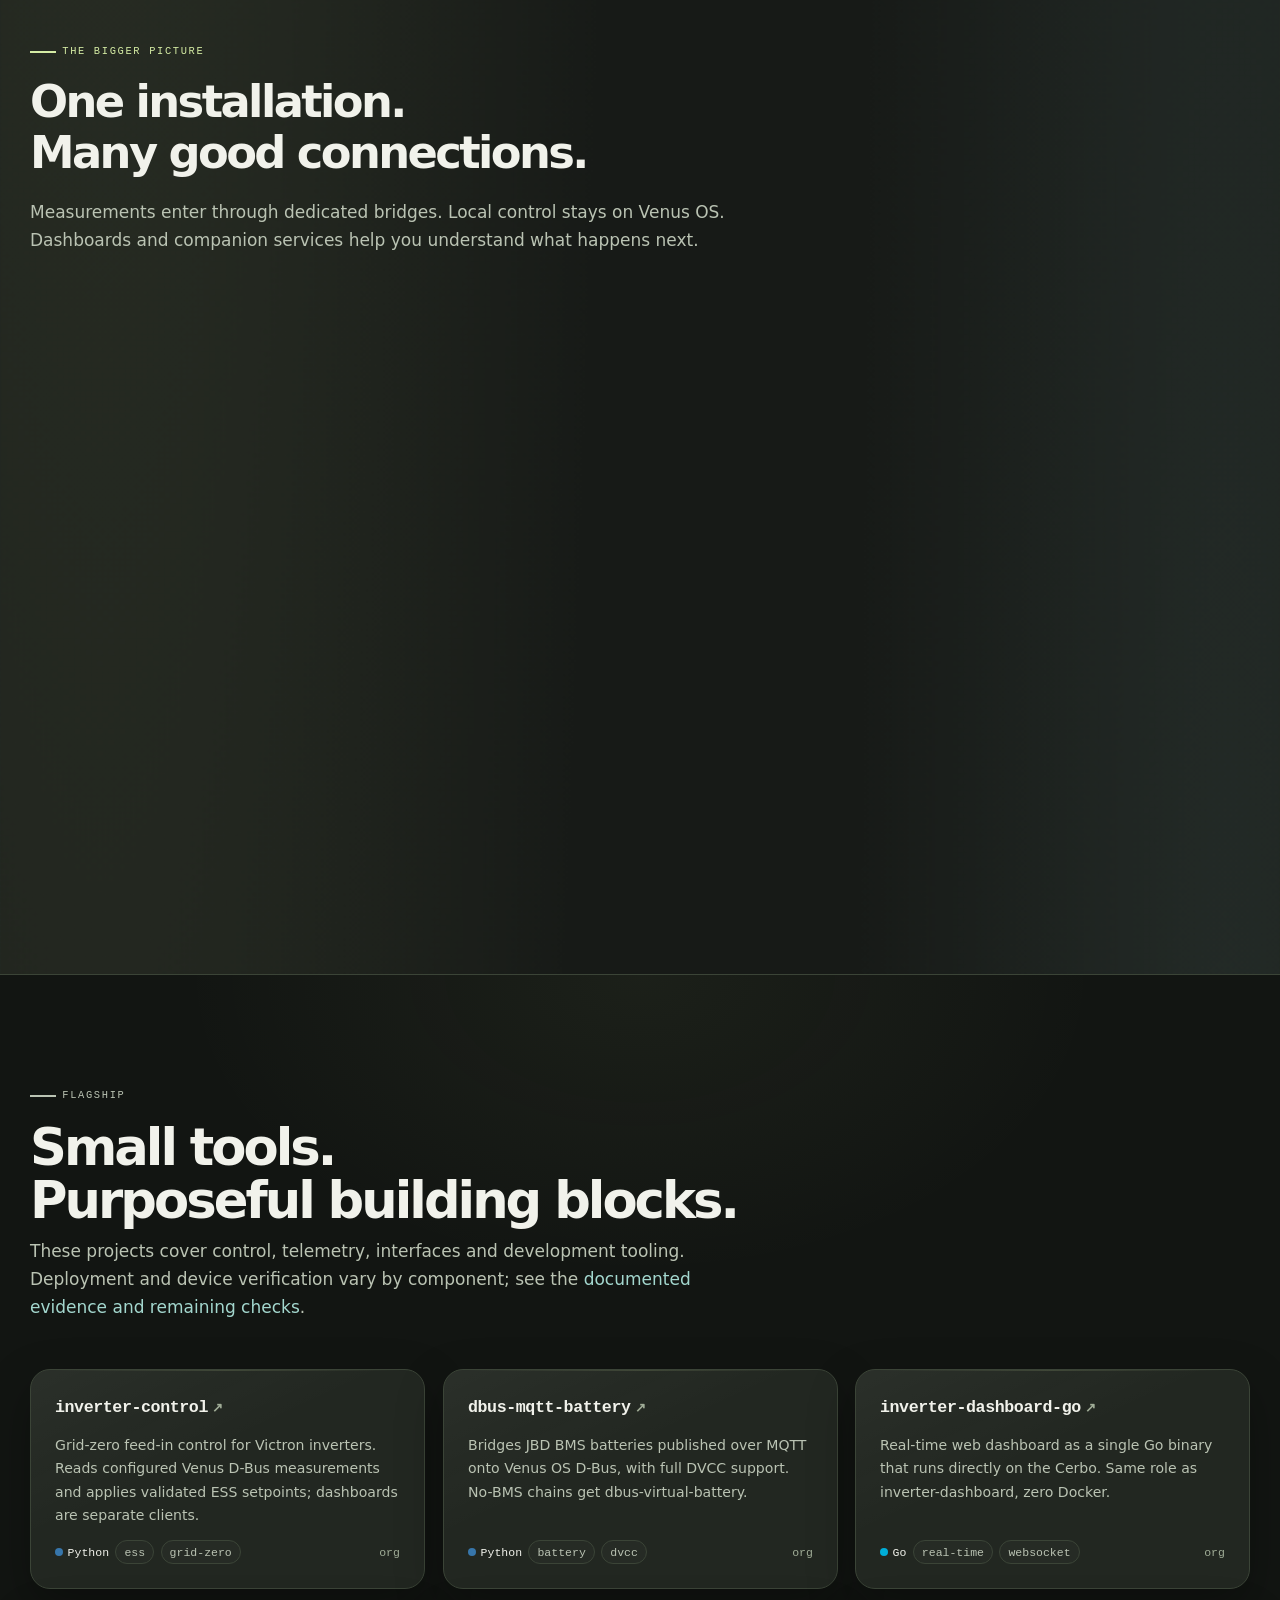
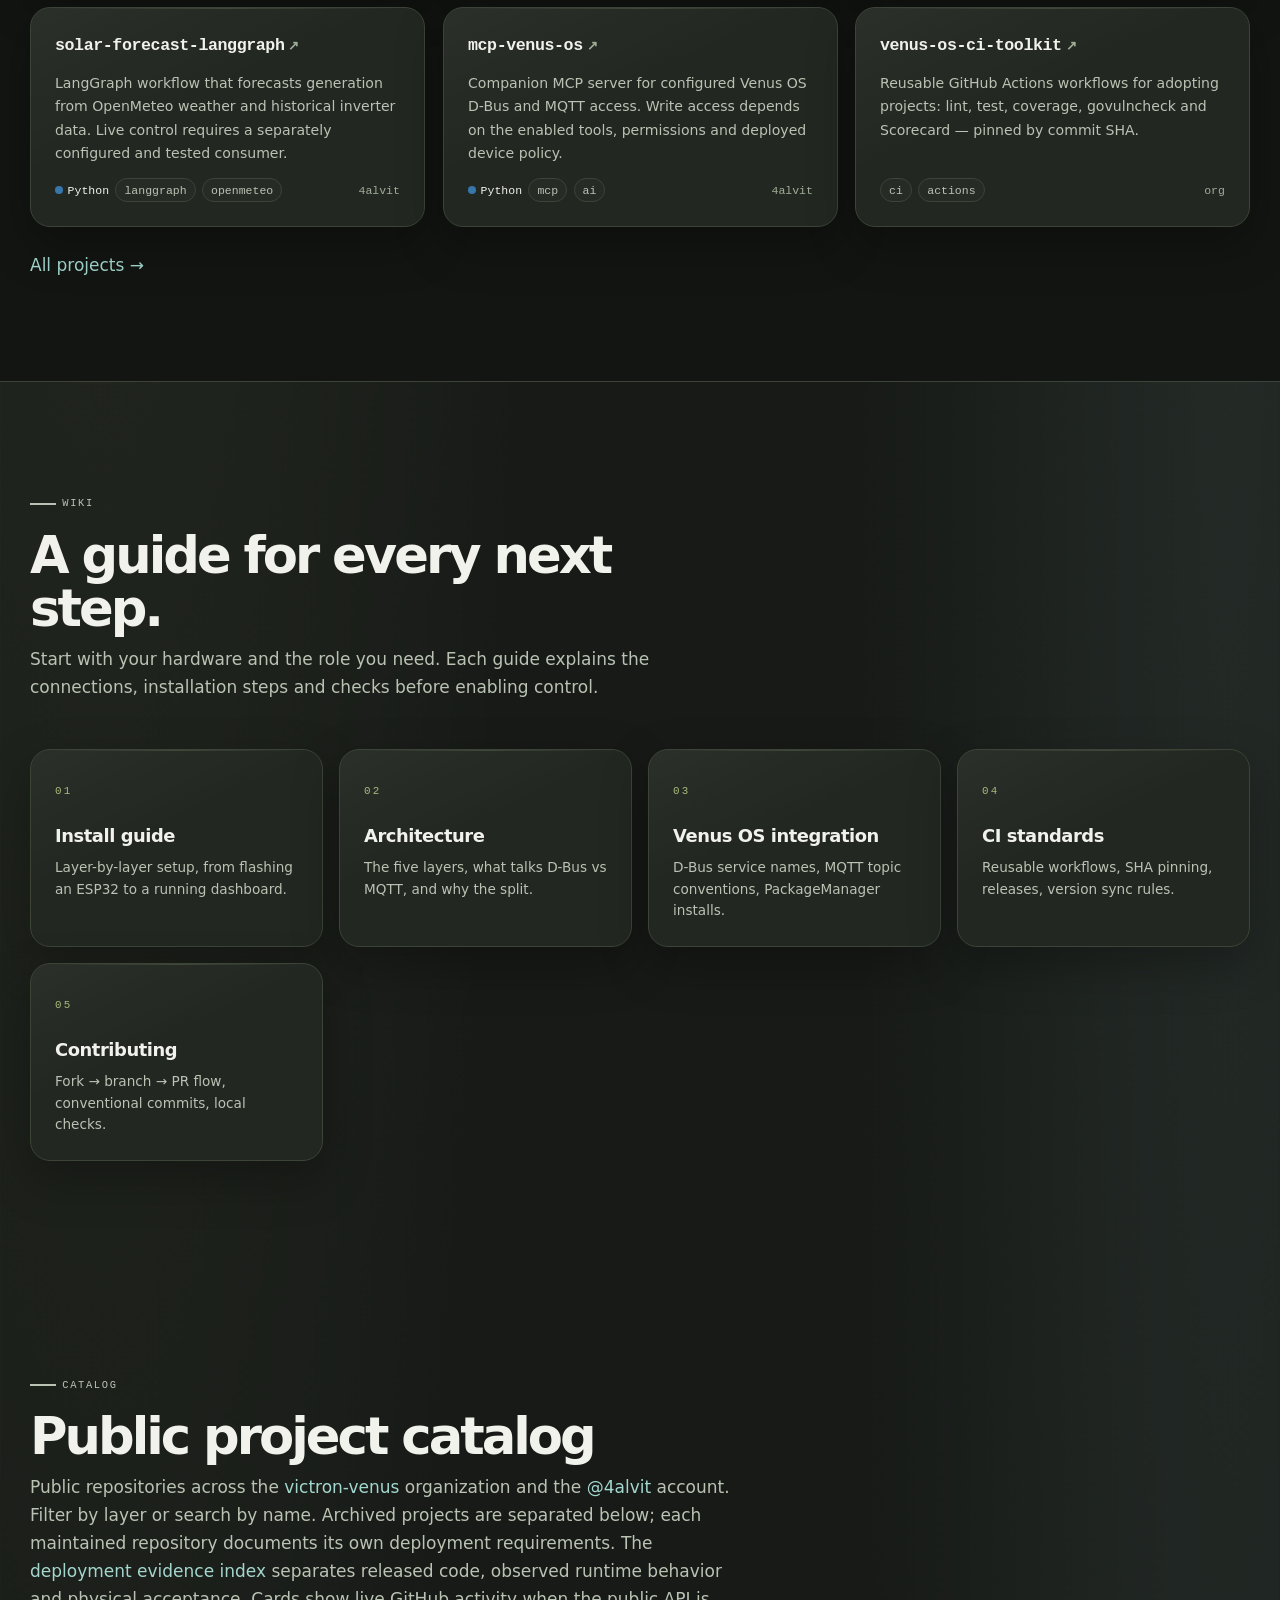
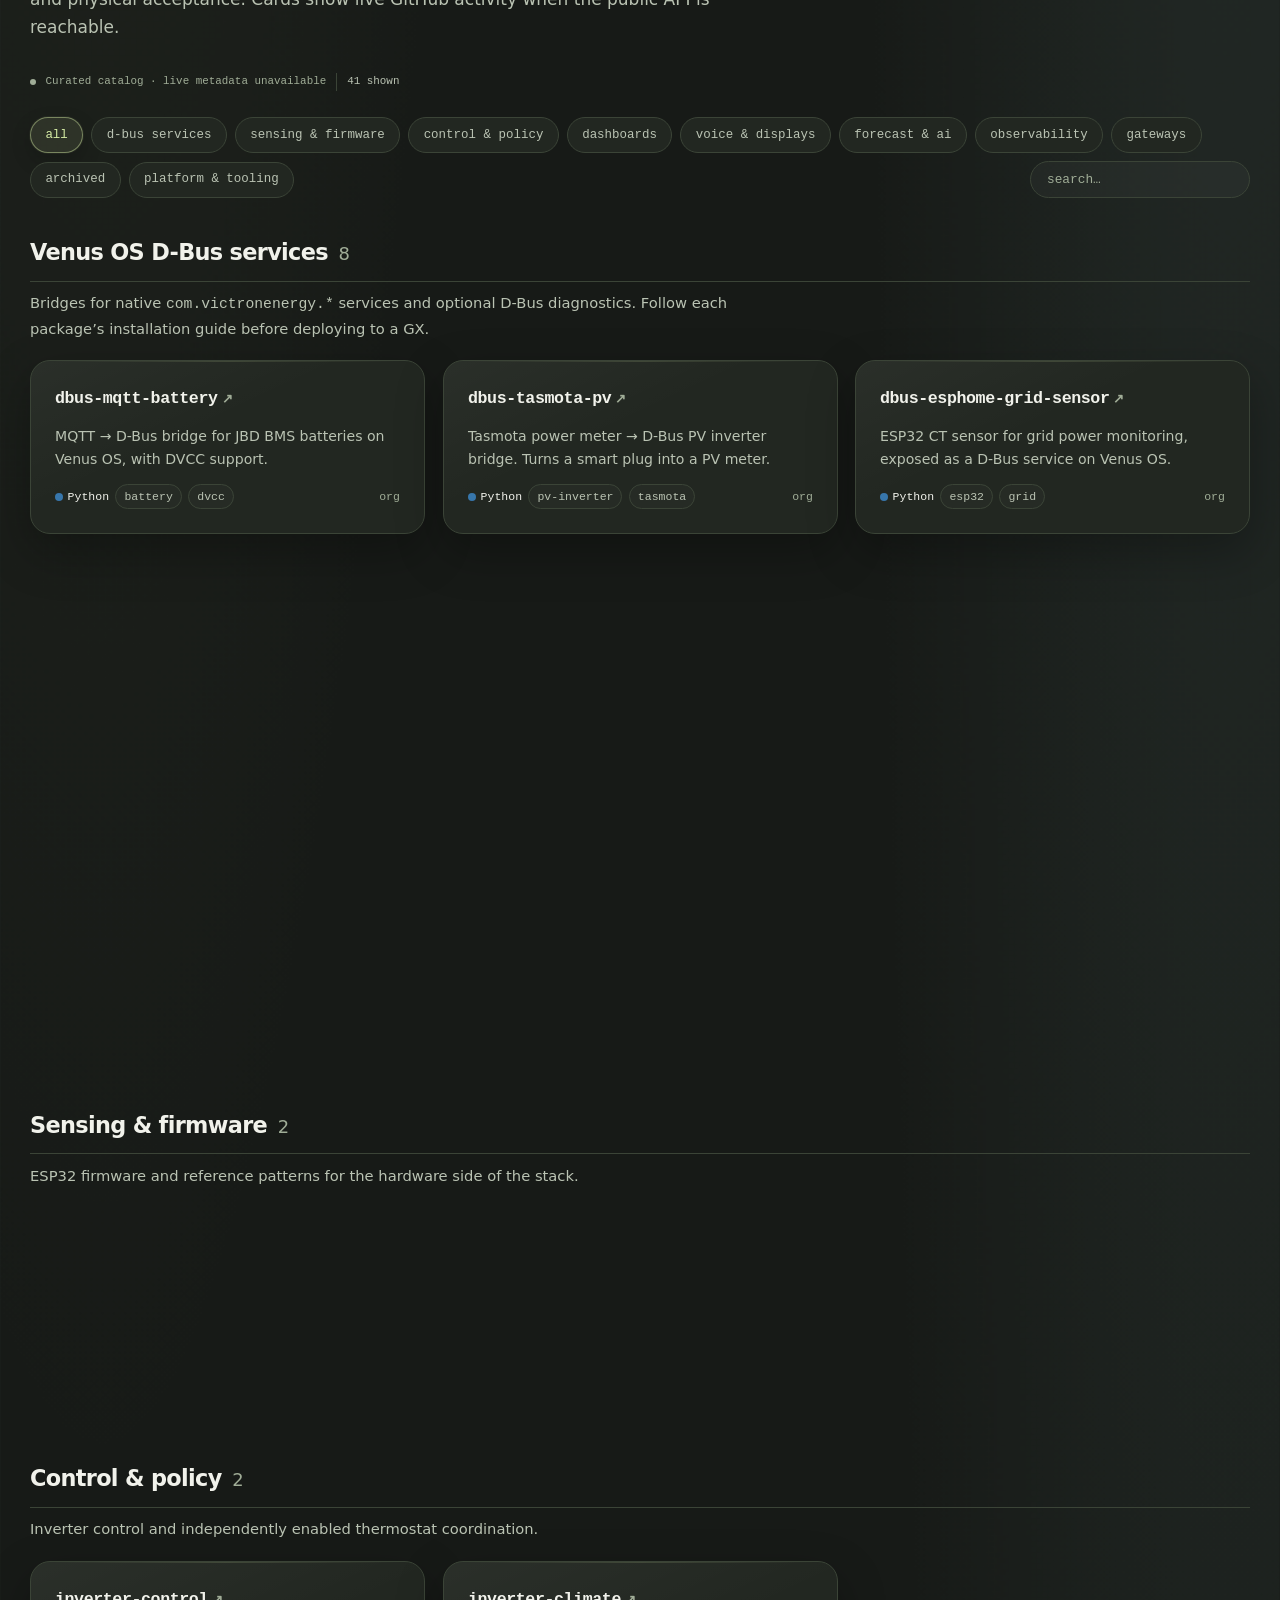
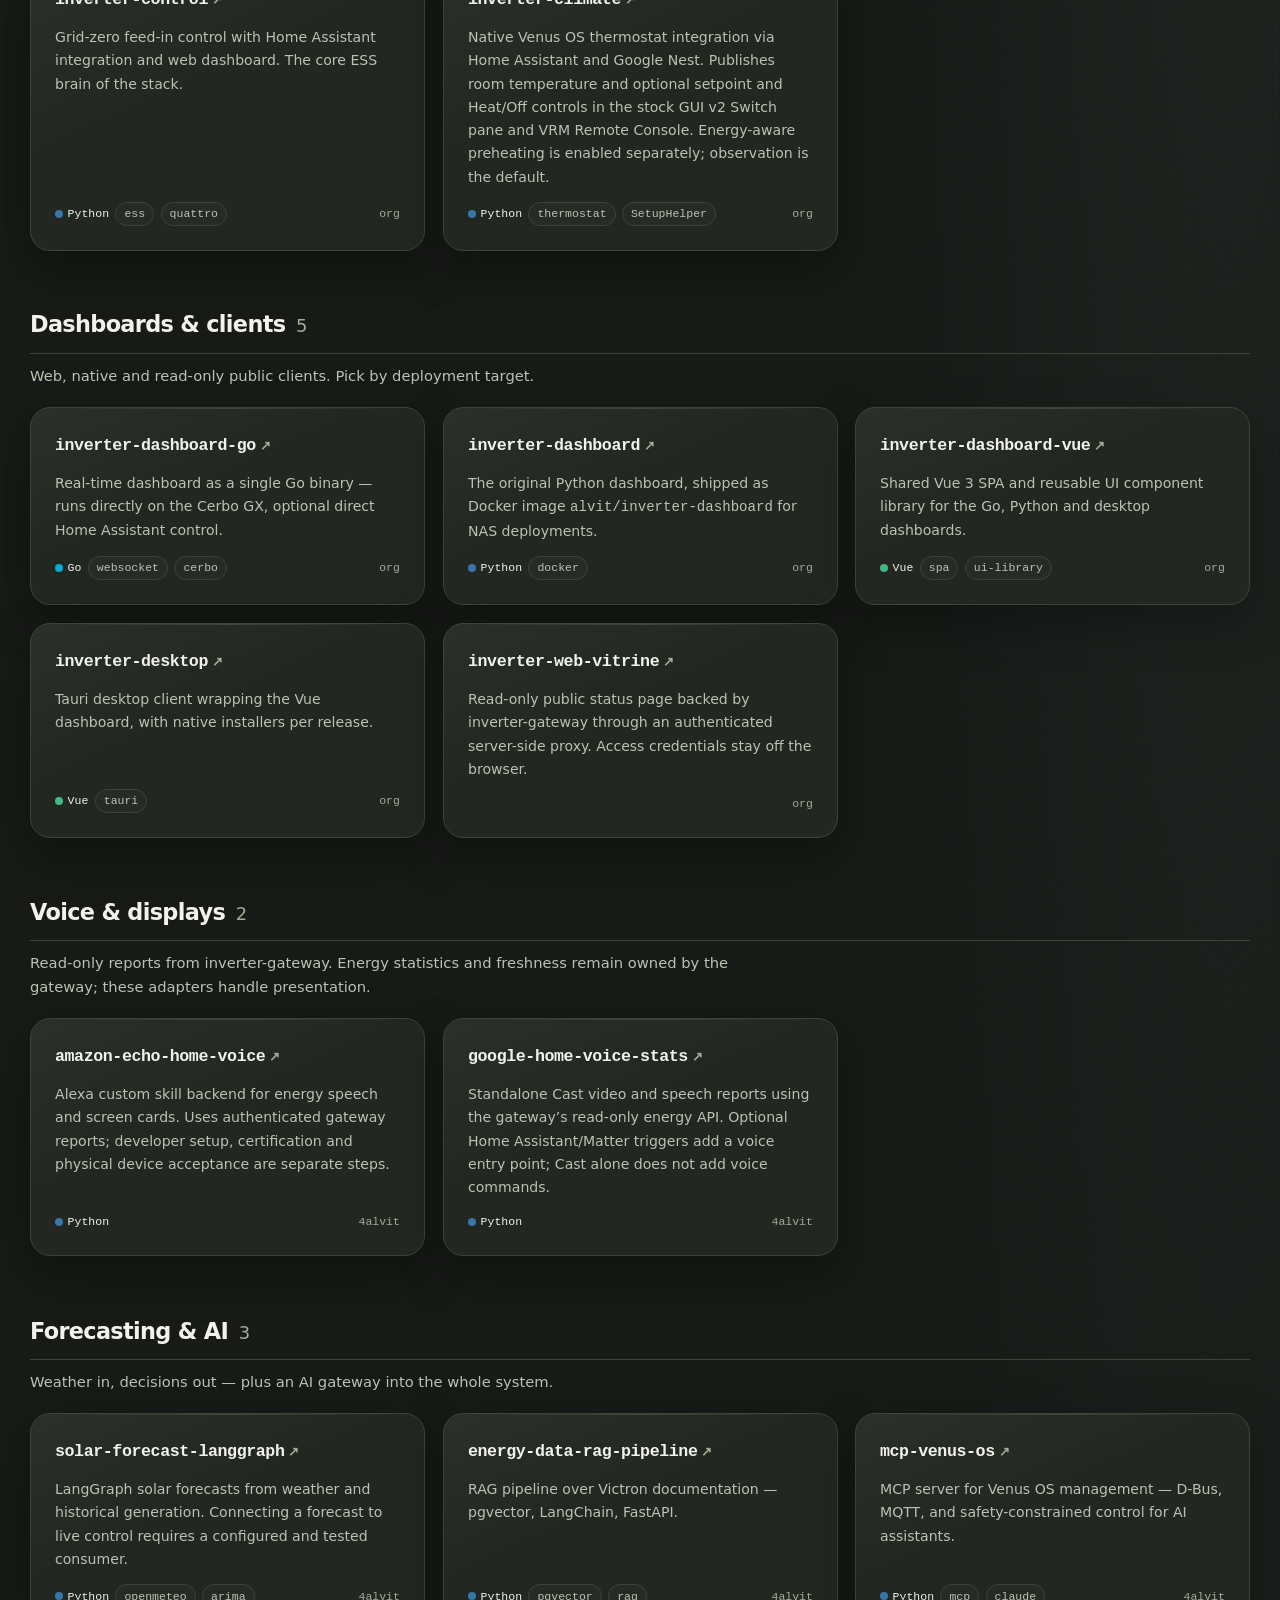
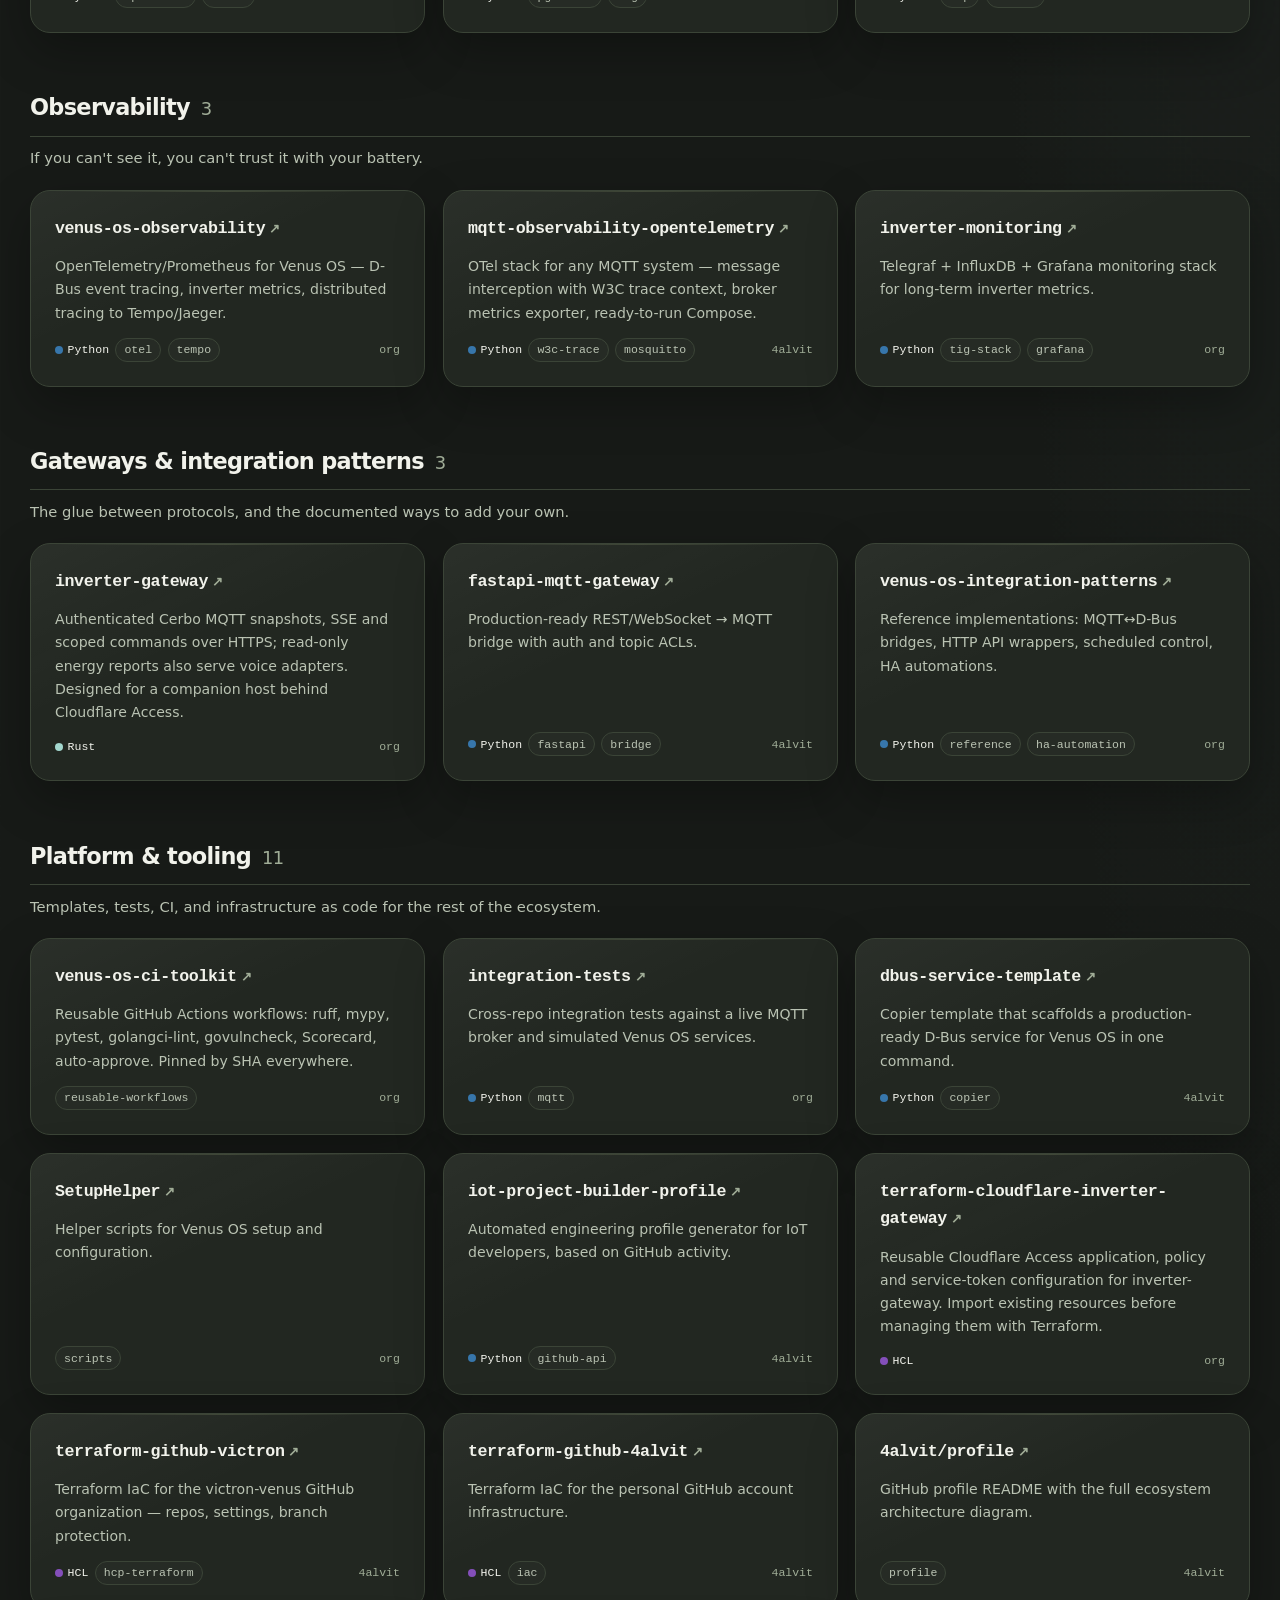
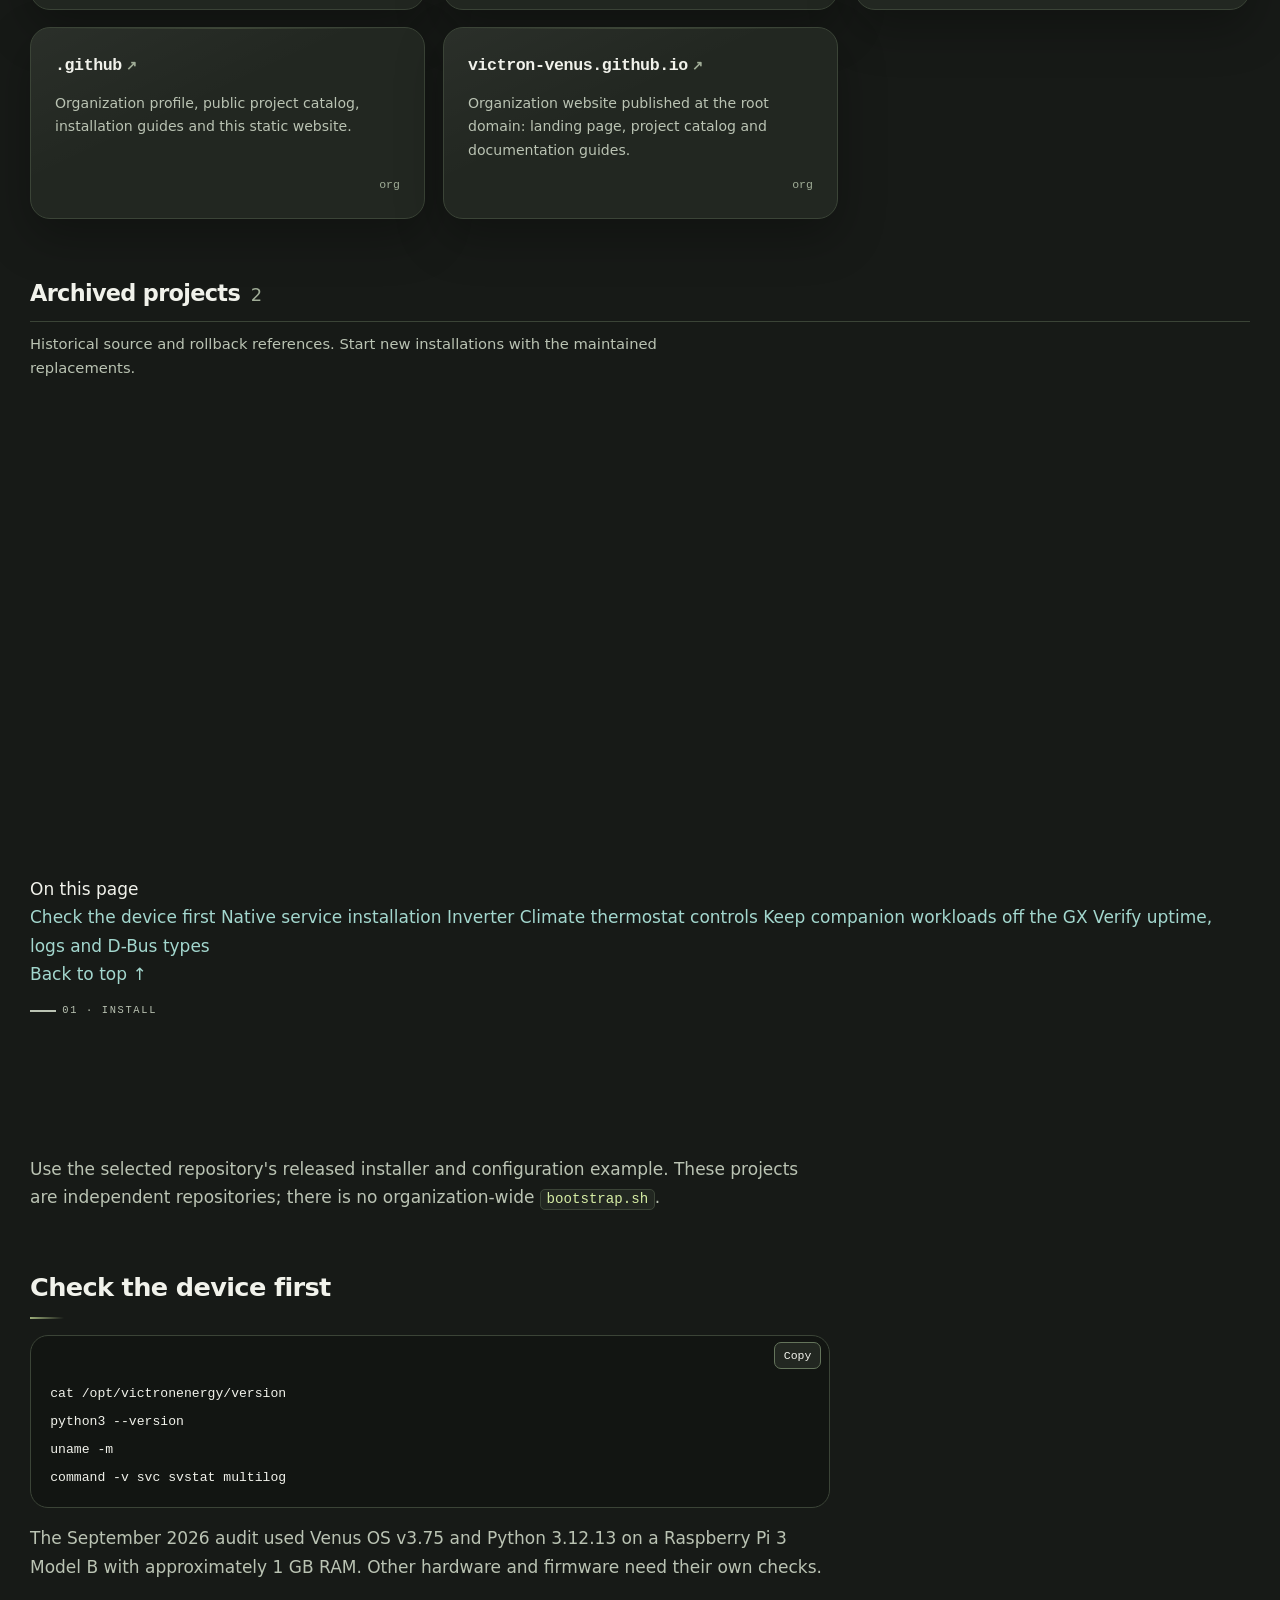
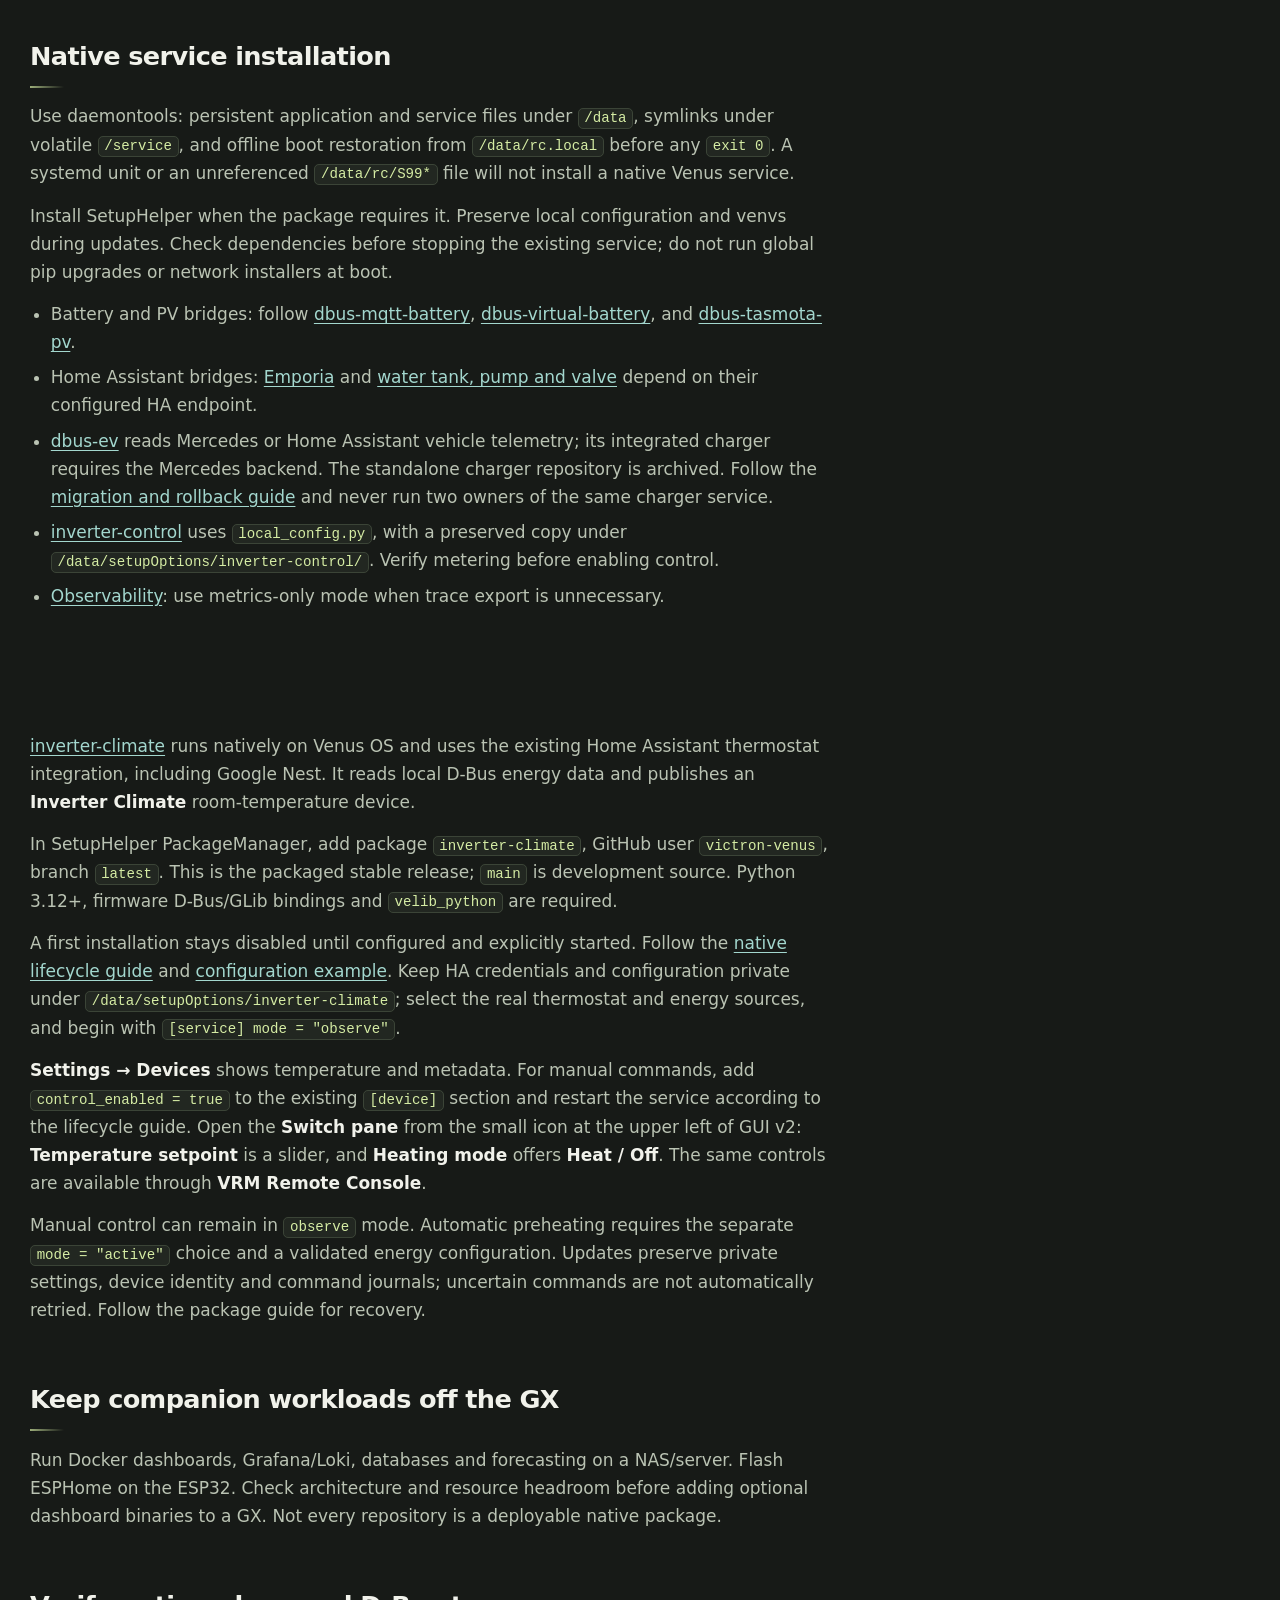
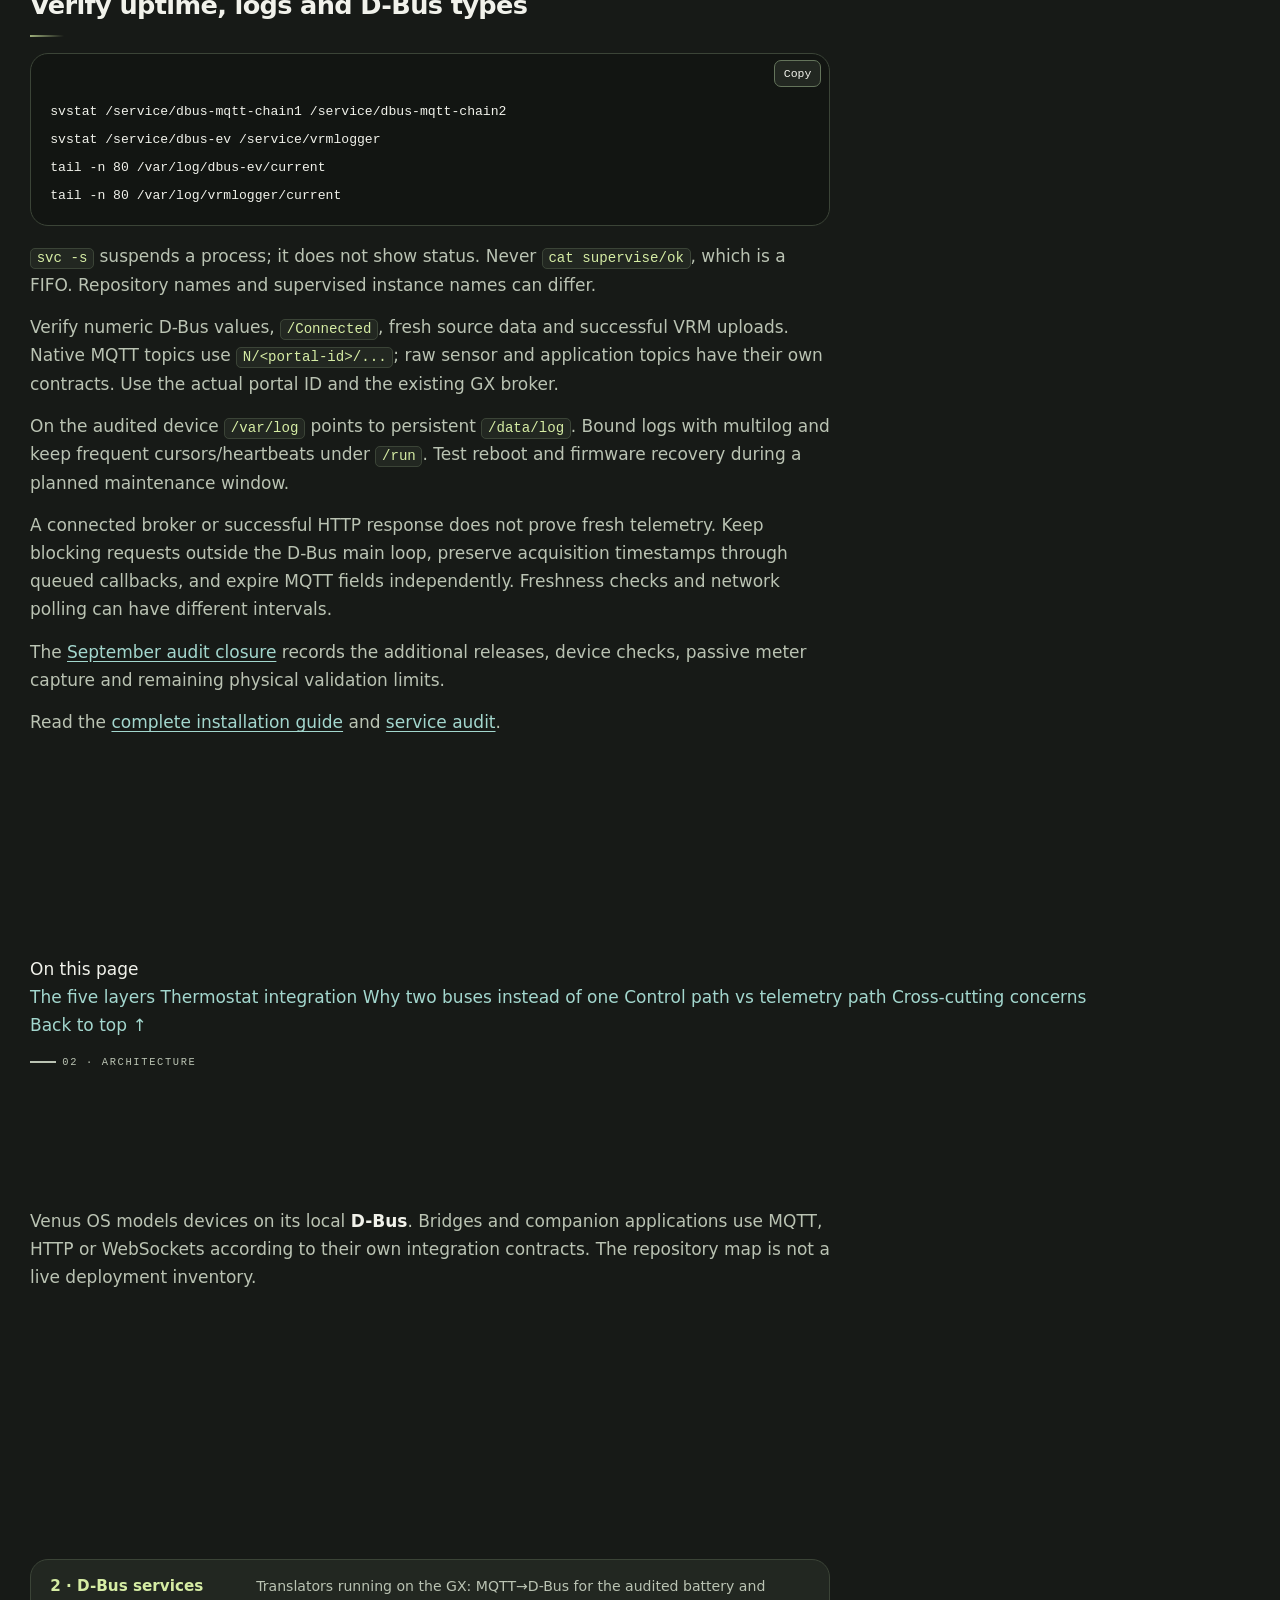
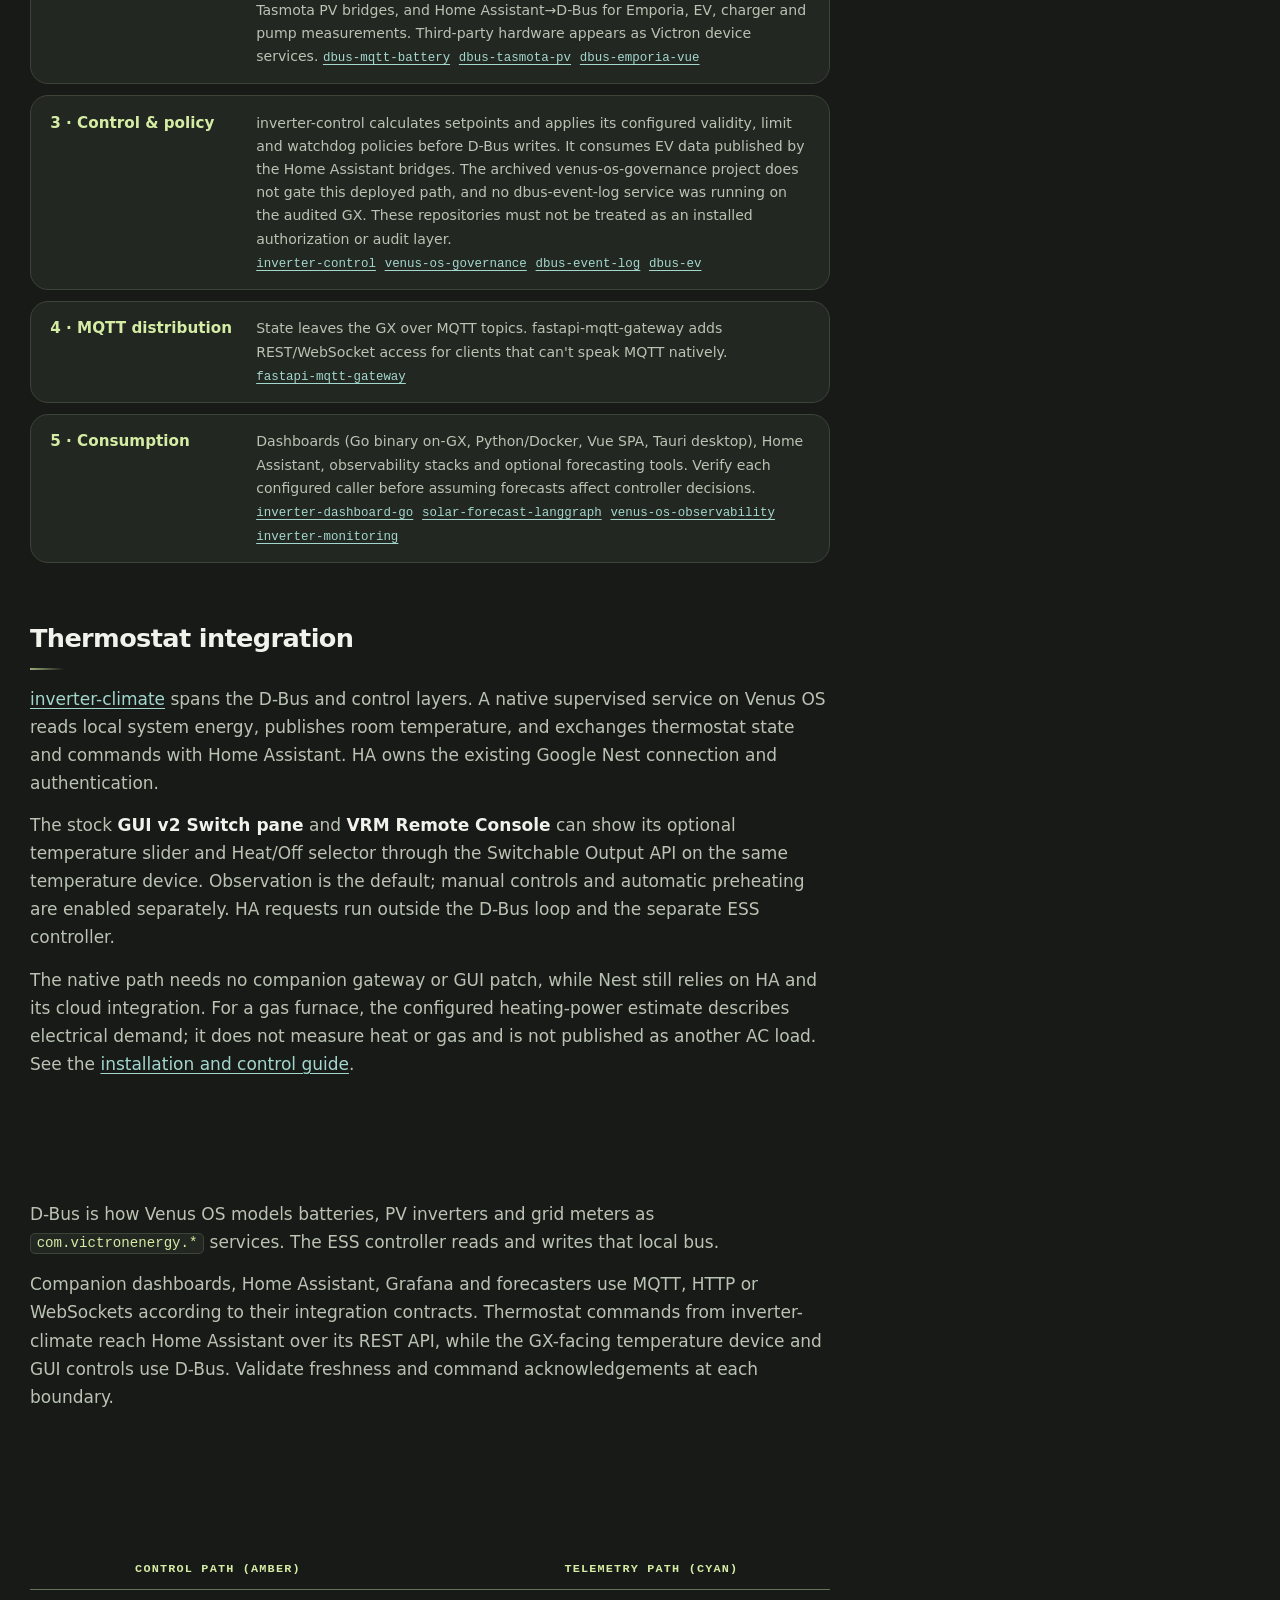
<file: wiki/install.html>
<!DOCTYPE html>
<html lang="en">
<head>
<meta charset="utf-8">
<meta name="robots" content="noindex">
<title>Install guide — Victron Venus</title>
<link rel="canonical" href="https://victron-venus.github.io/#install">
<meta http-equiv="refresh" content="0; url=/#install">
<script>
  (function () {
    var map = {
        "#section-1": "#install-section-1",
        "#section-2": "#install-section-2",
        "#inverter-climate": "#install-inverter-climate",
        "#section-4": "#install-section-4",
        "#section-5": "#install-section-5"
    };
    location.replace((map[location.hash] || "").replace(/^#/, "/#") || "/#install");
  })();
</script>
<!-- page-counter -->
<script type='module'
        src='https://static.cloudflareinsights.com/beacon.min.js'
        data-cf-beacon='{"token": "7ebefa349af04e8094da7cfcb8db175f"}'></script>
</head>
<body>
<p>This page is now part of the <a href="/#install">single-page Victron Venus site</a>.</p>
</body>
</html>
</file>
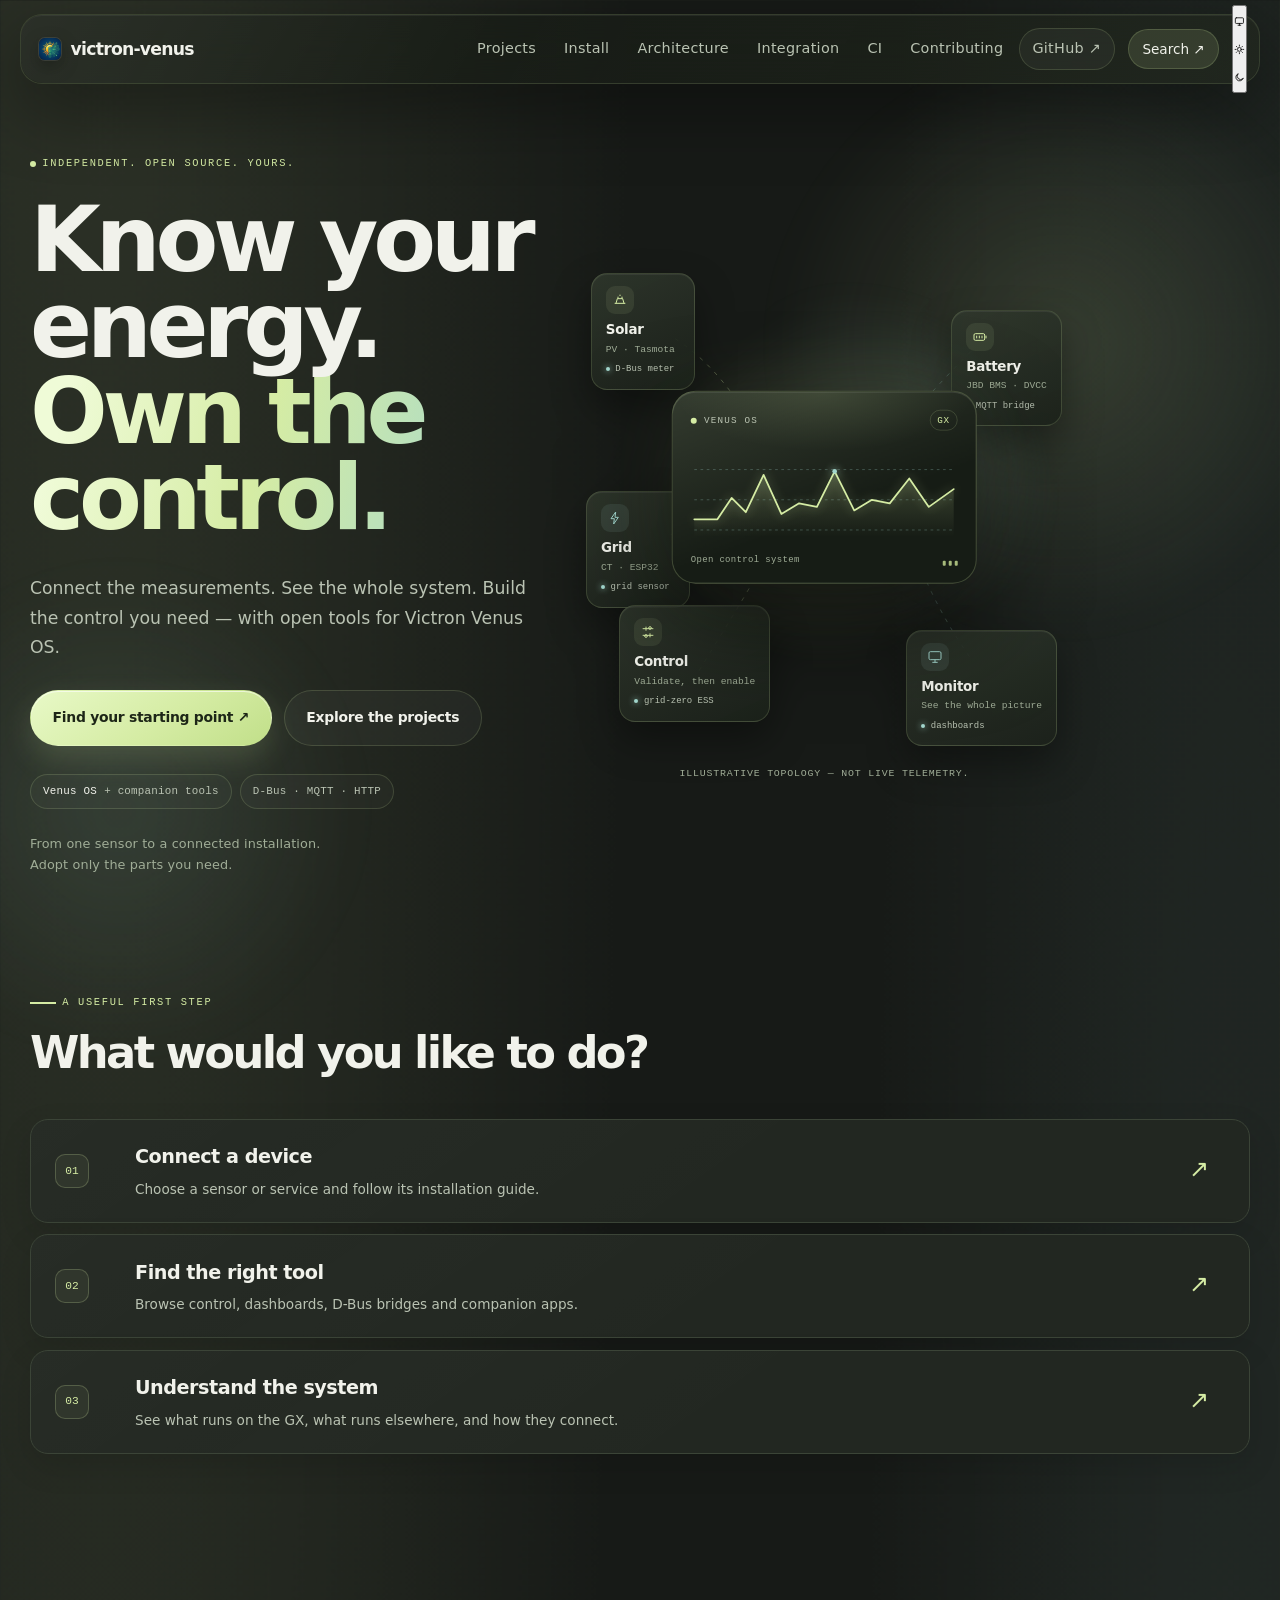
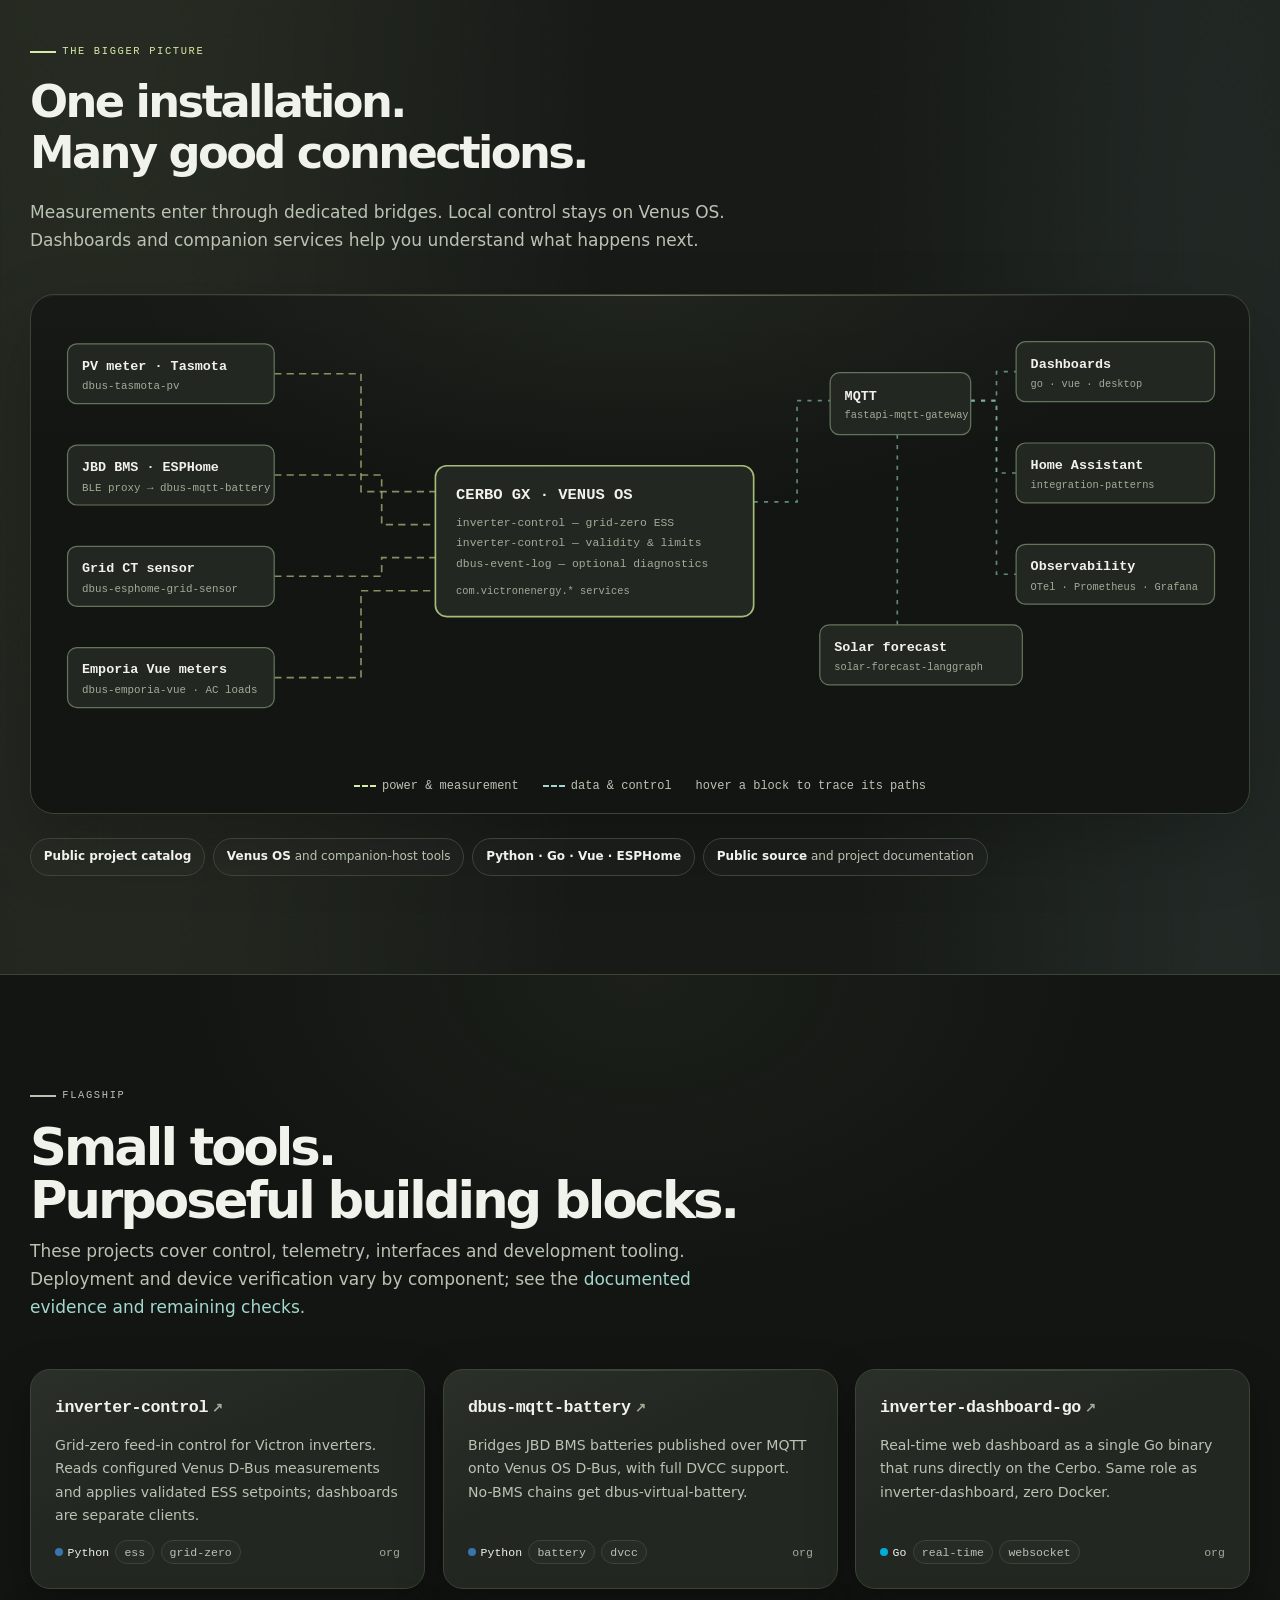
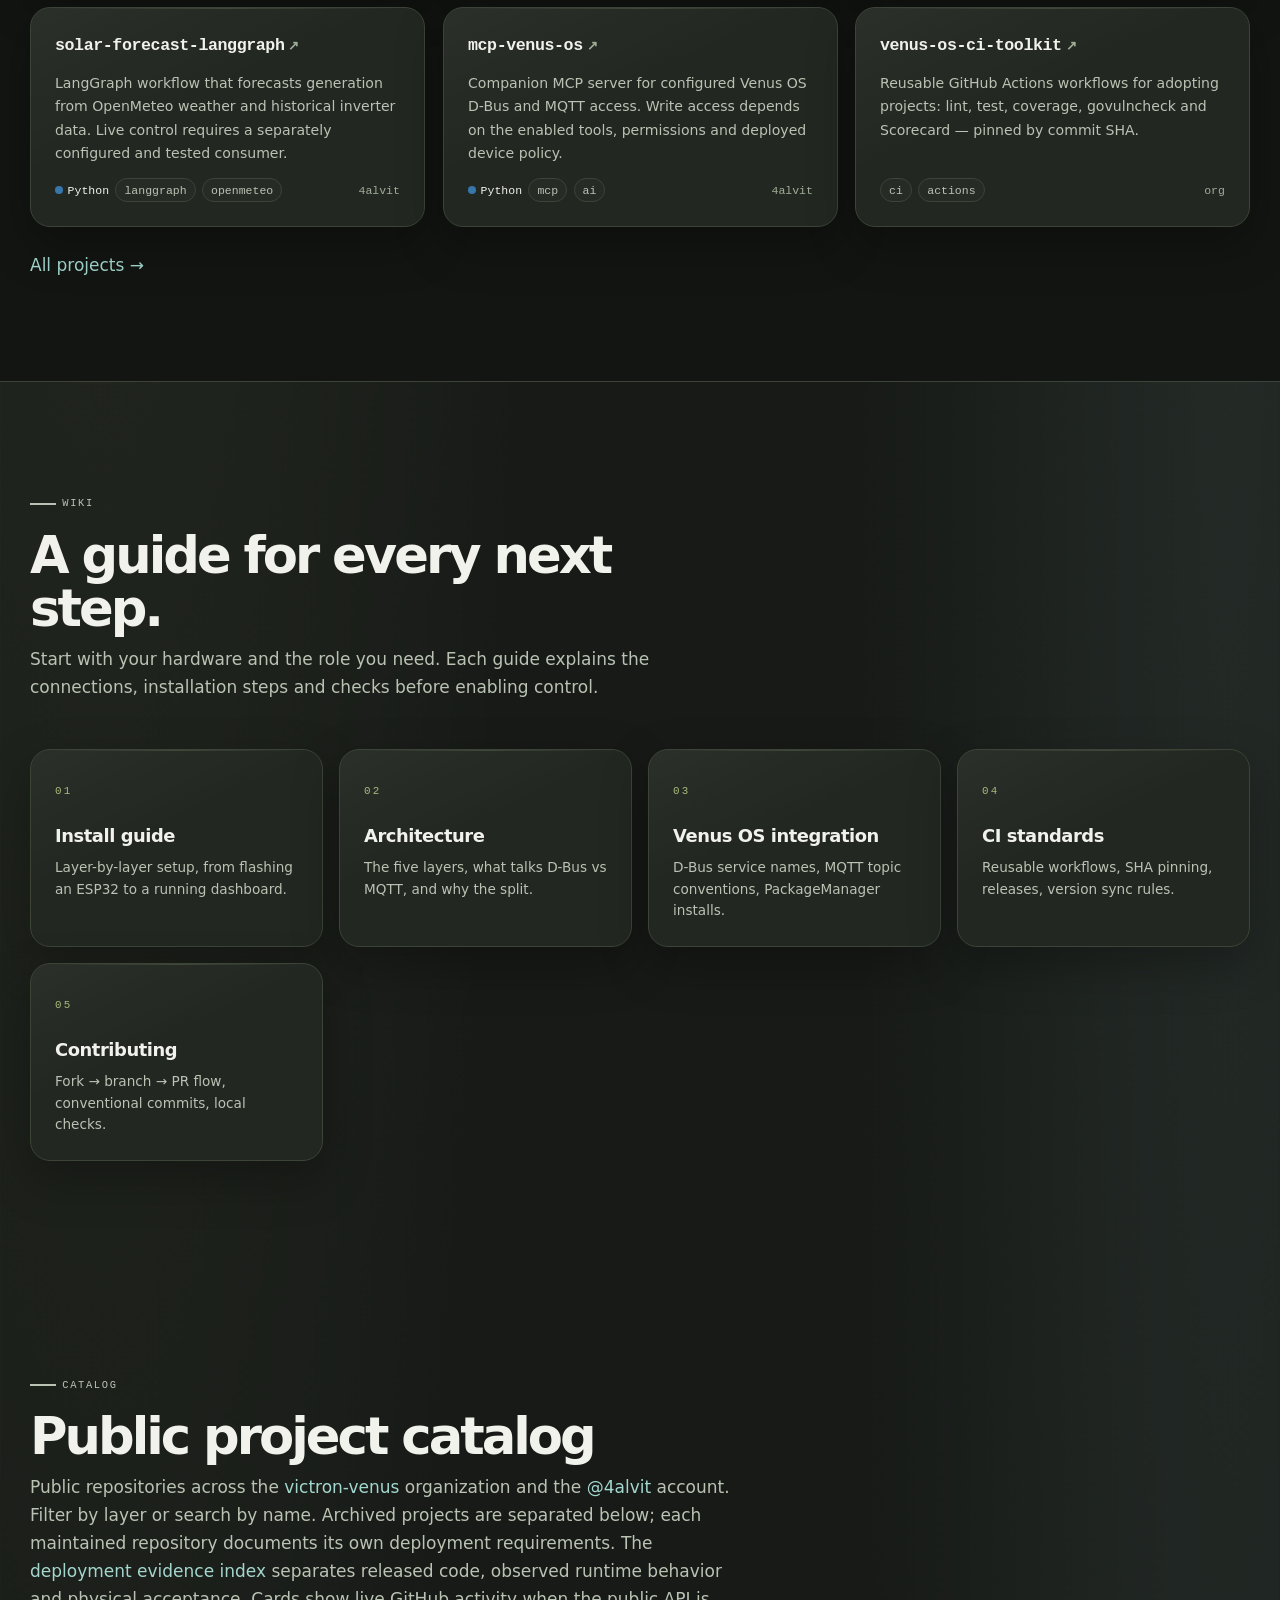
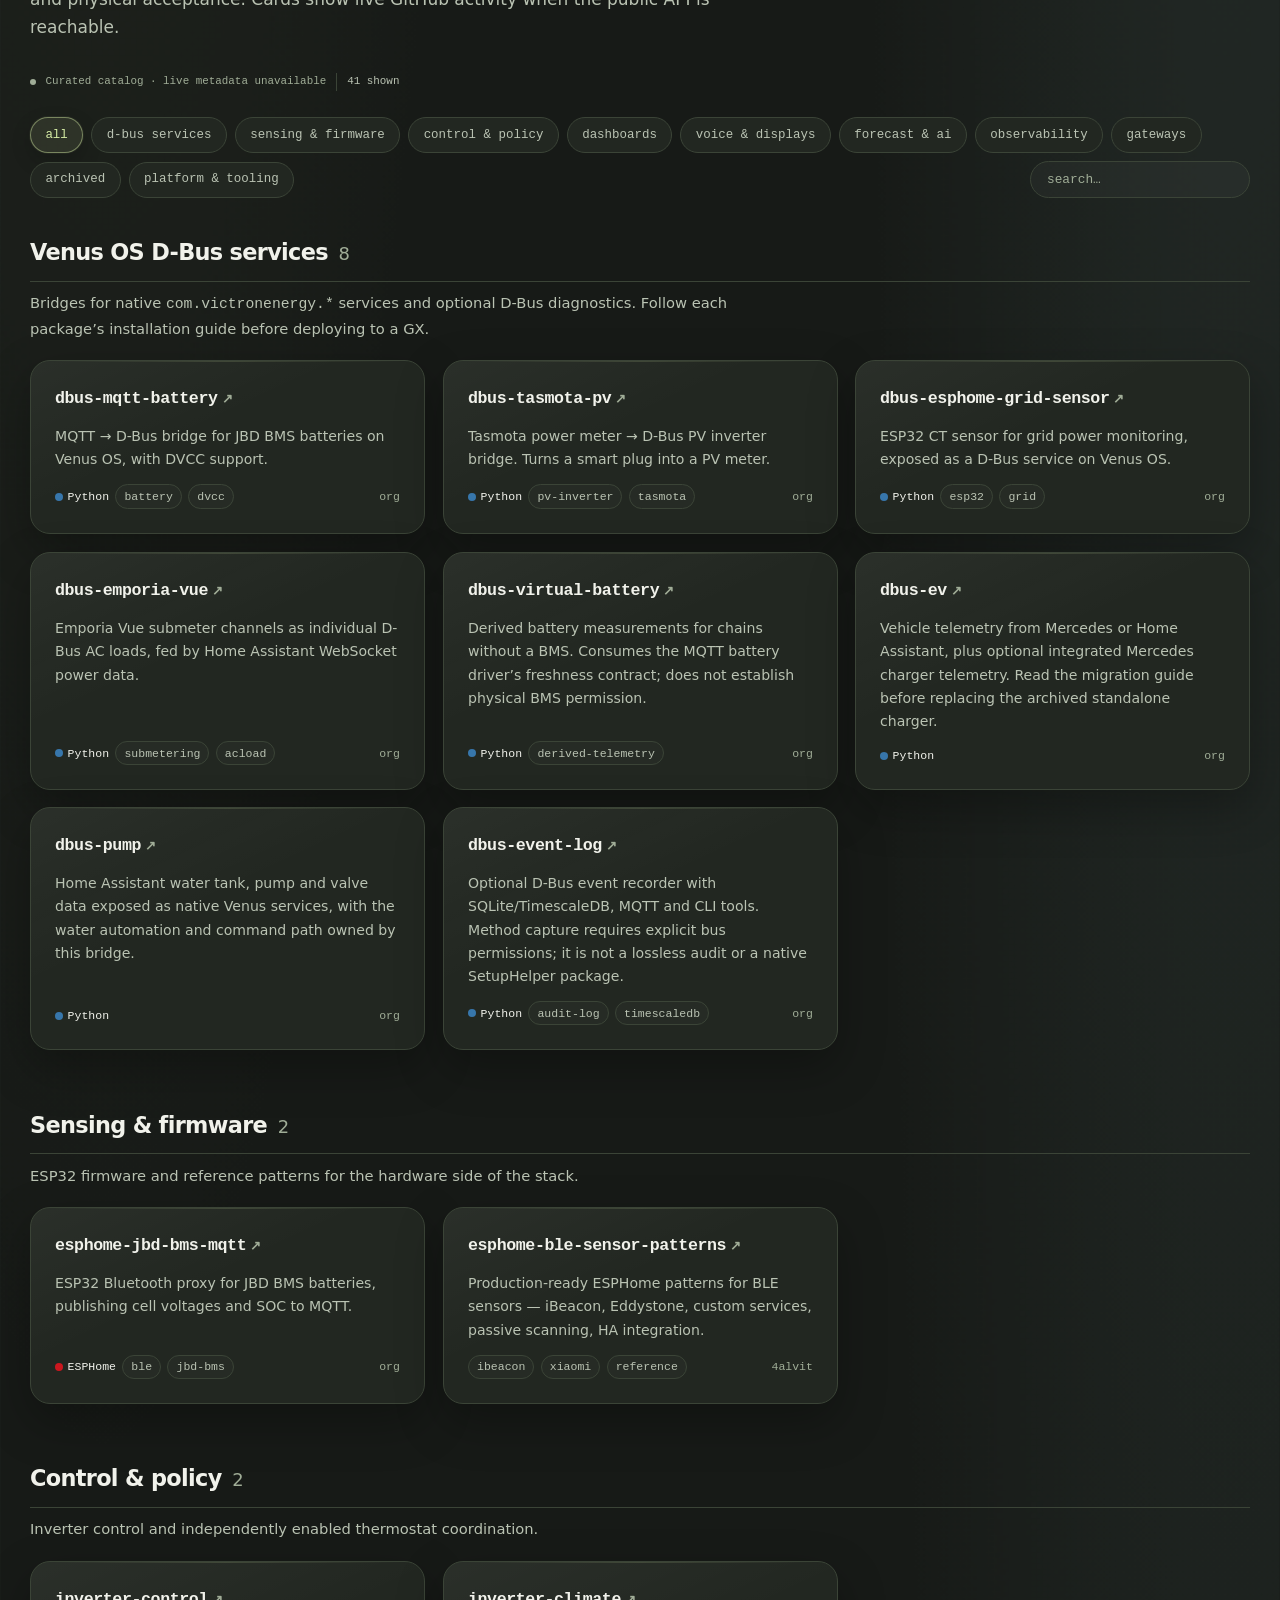
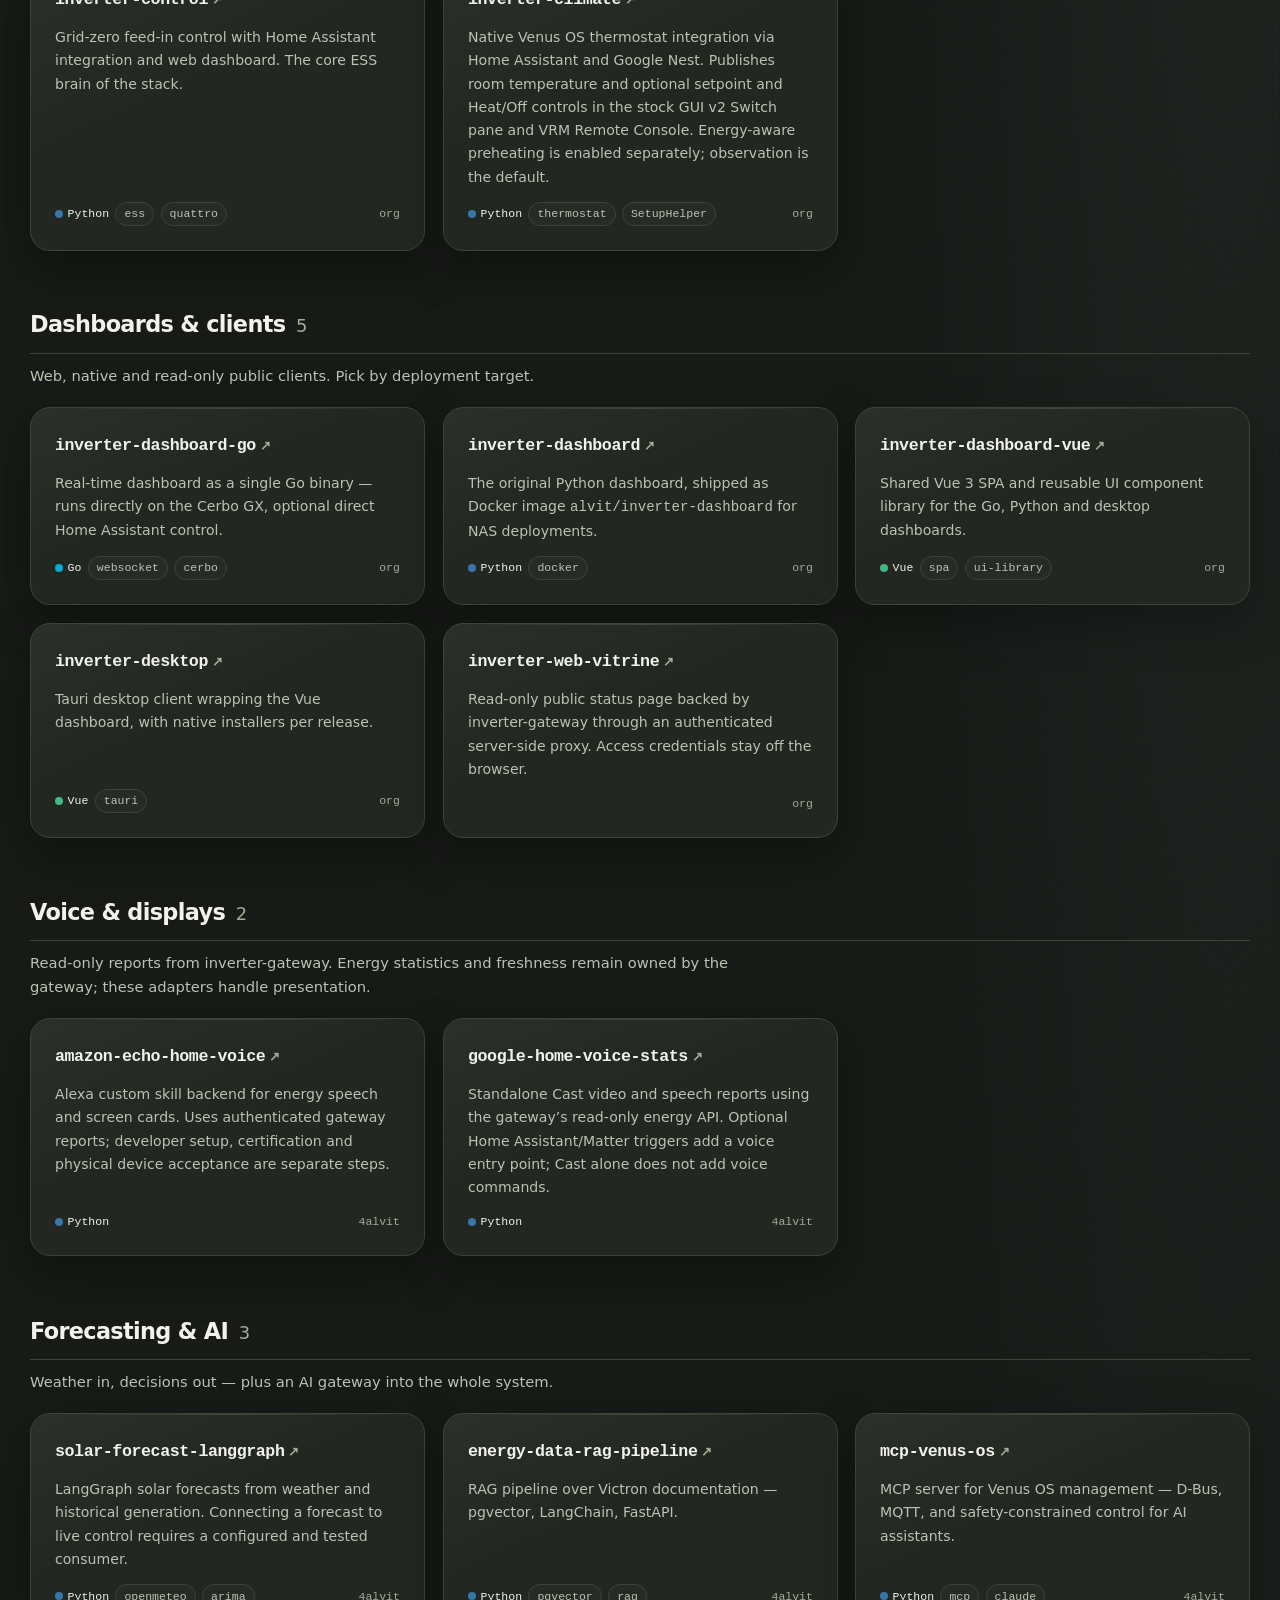
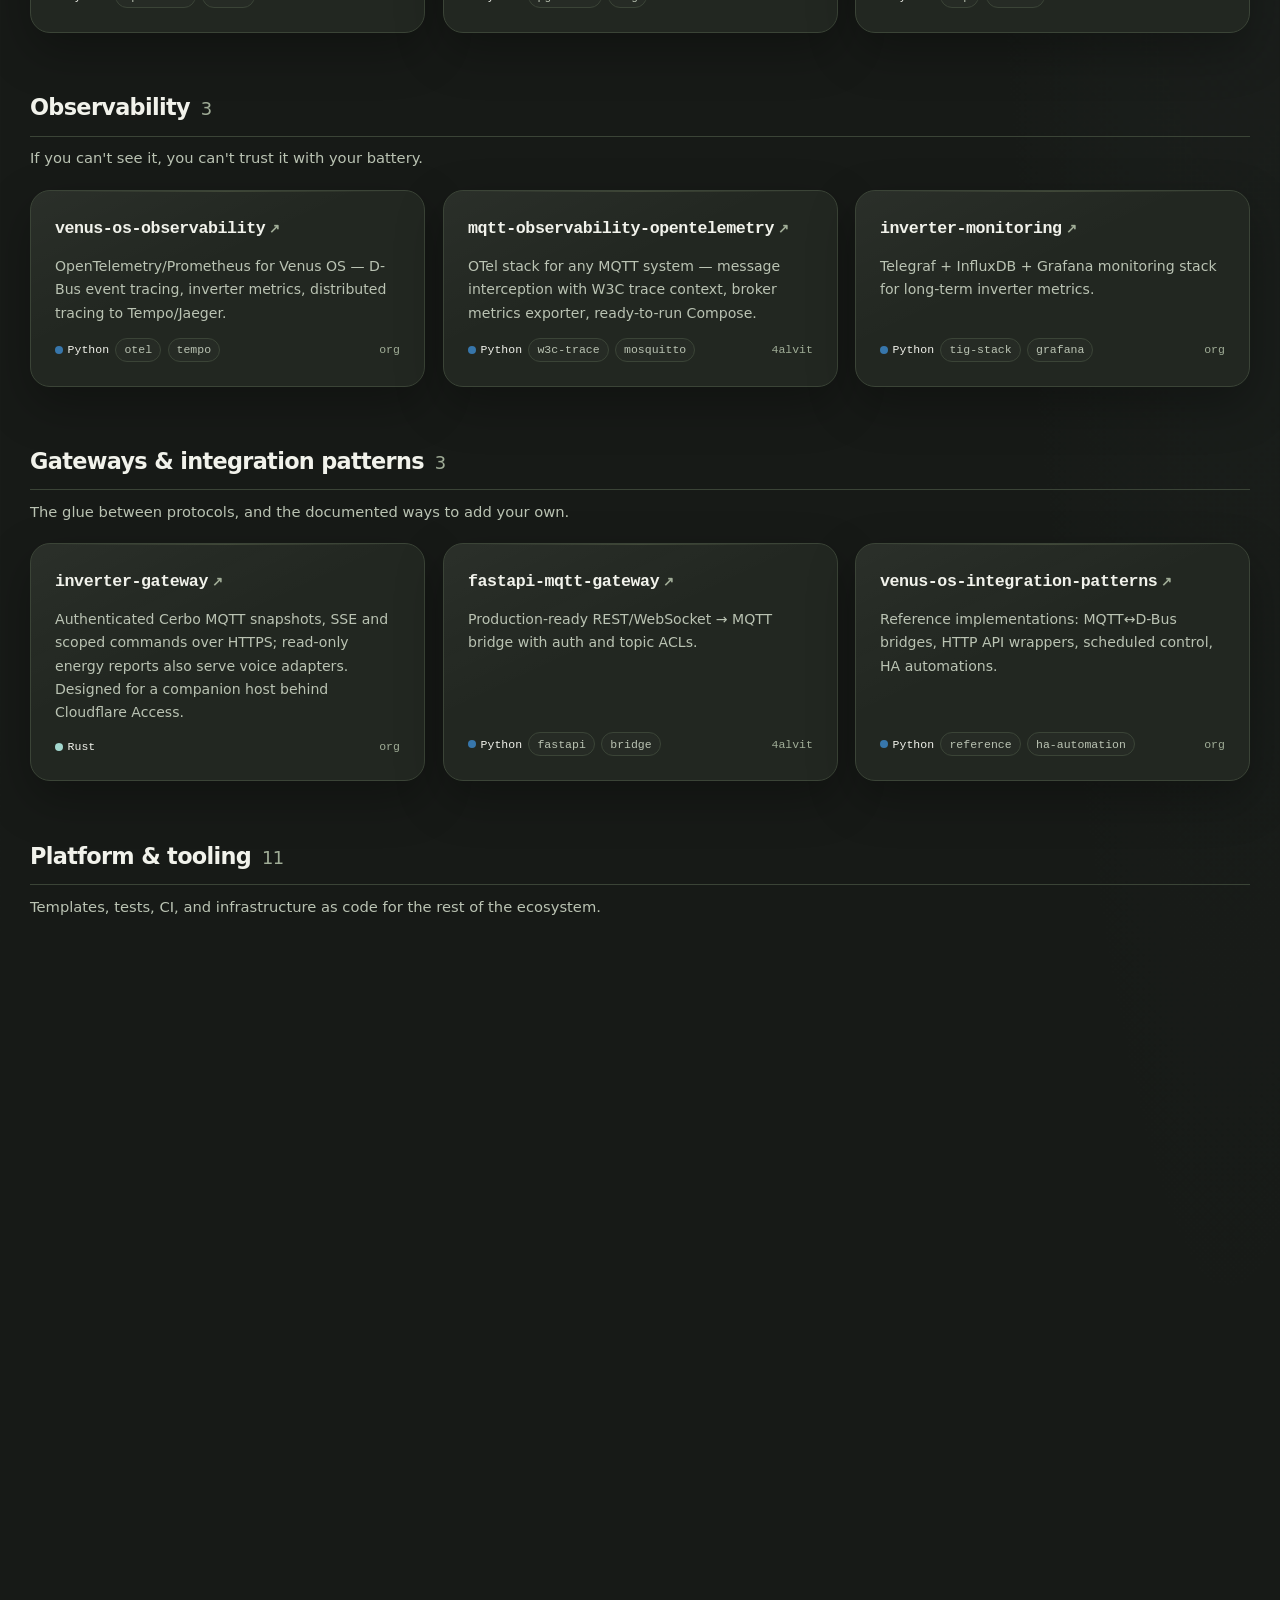
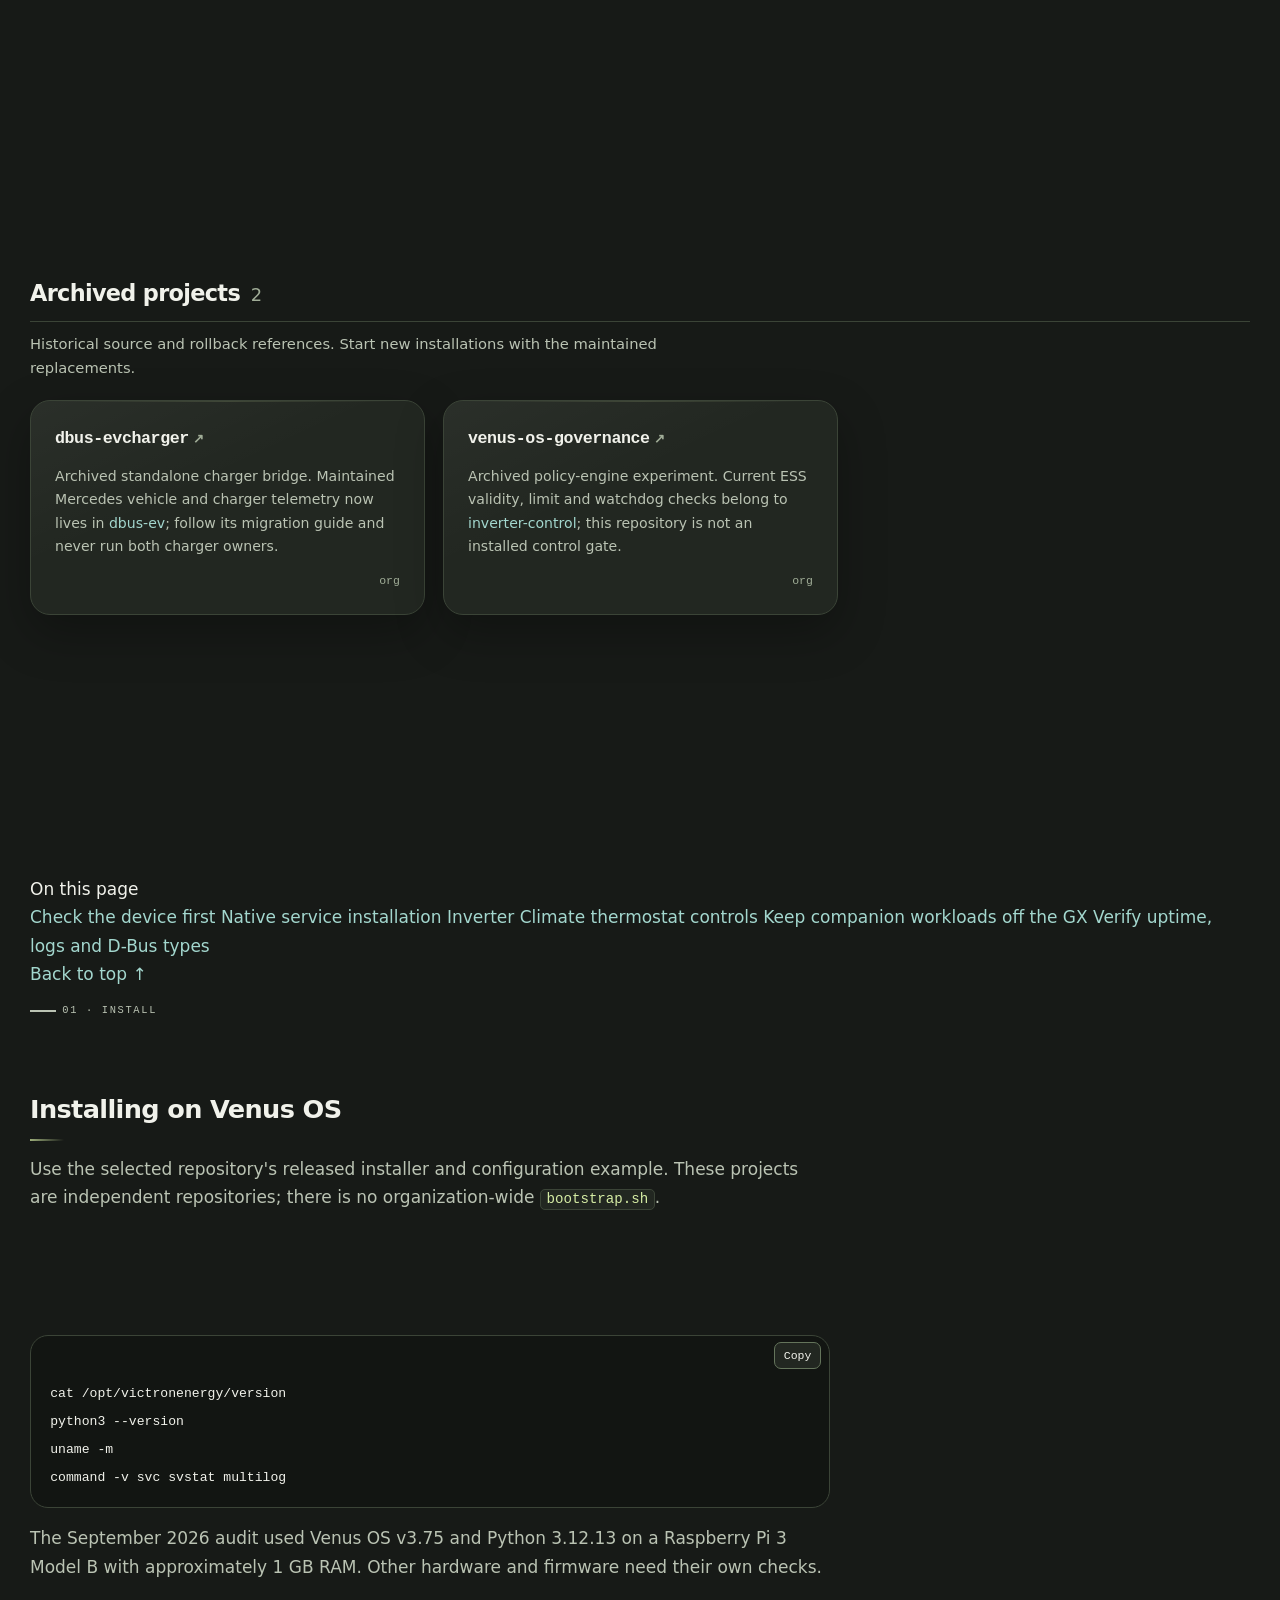
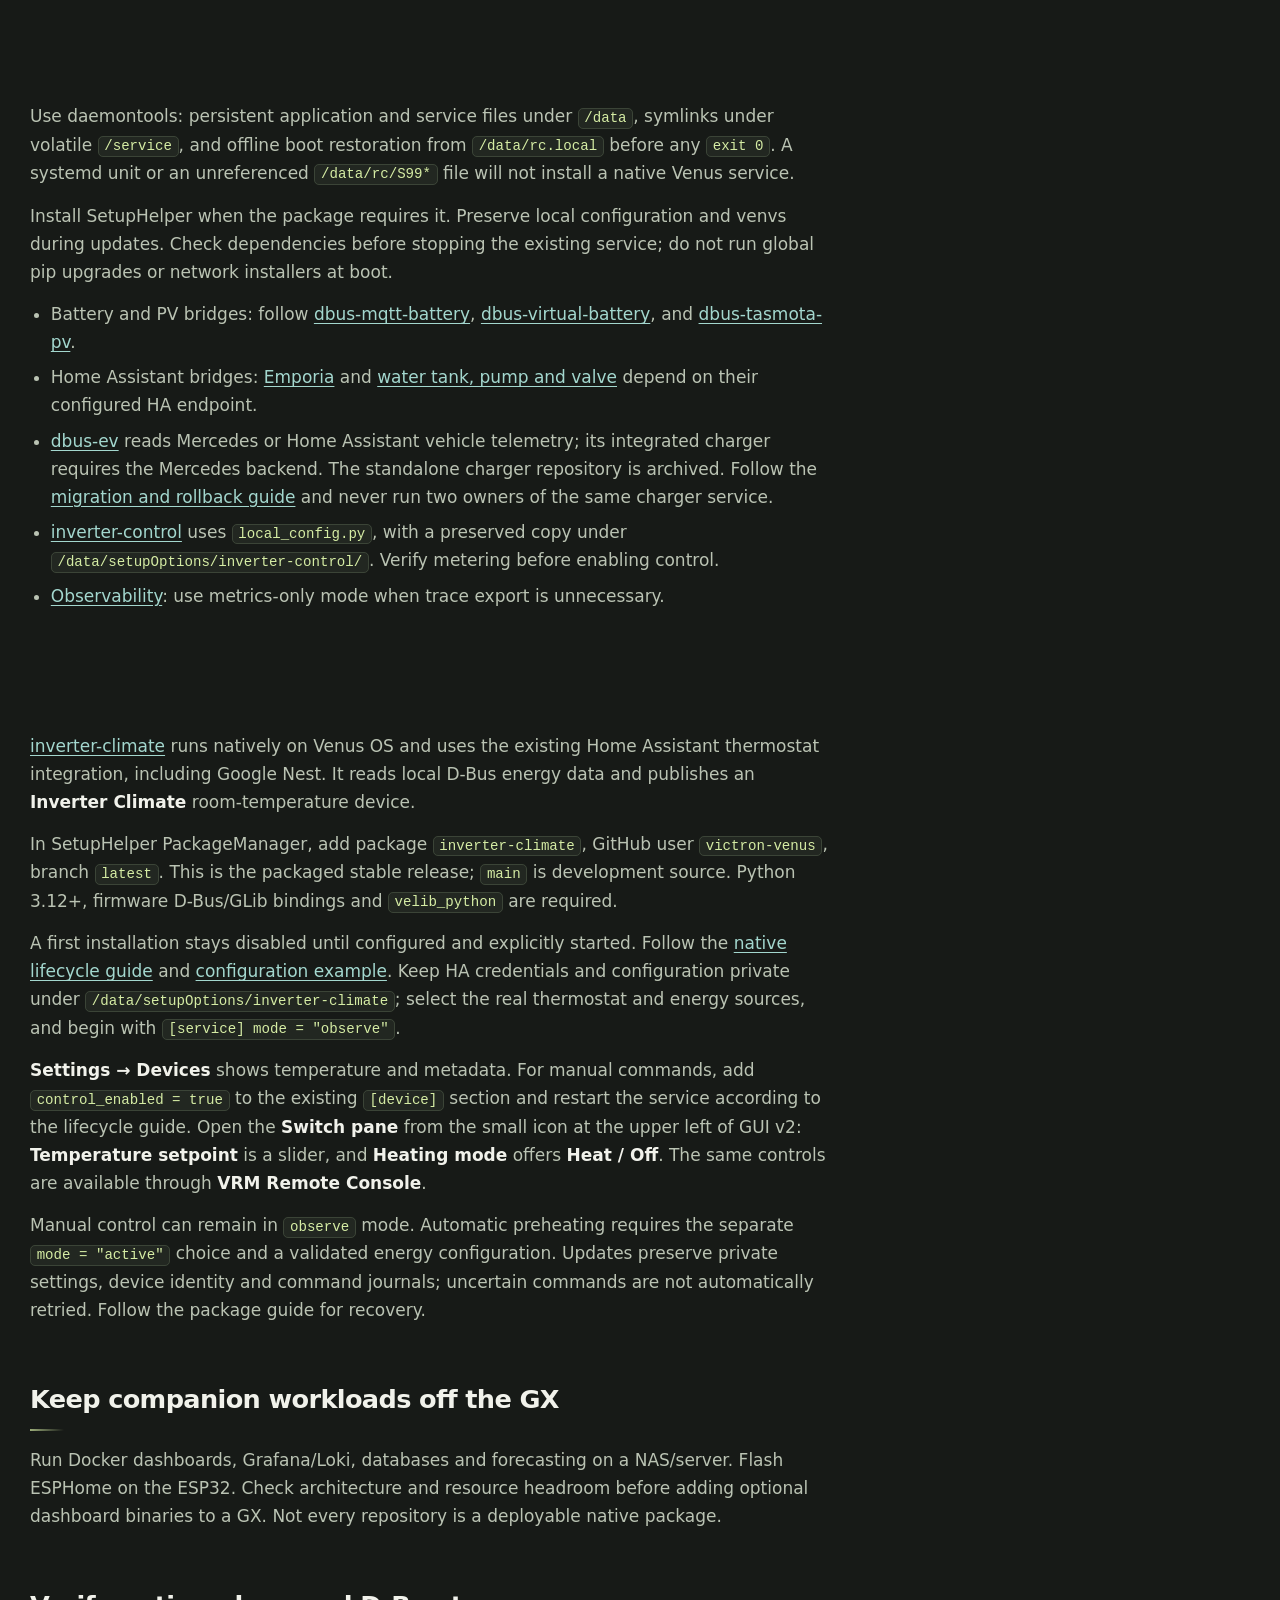
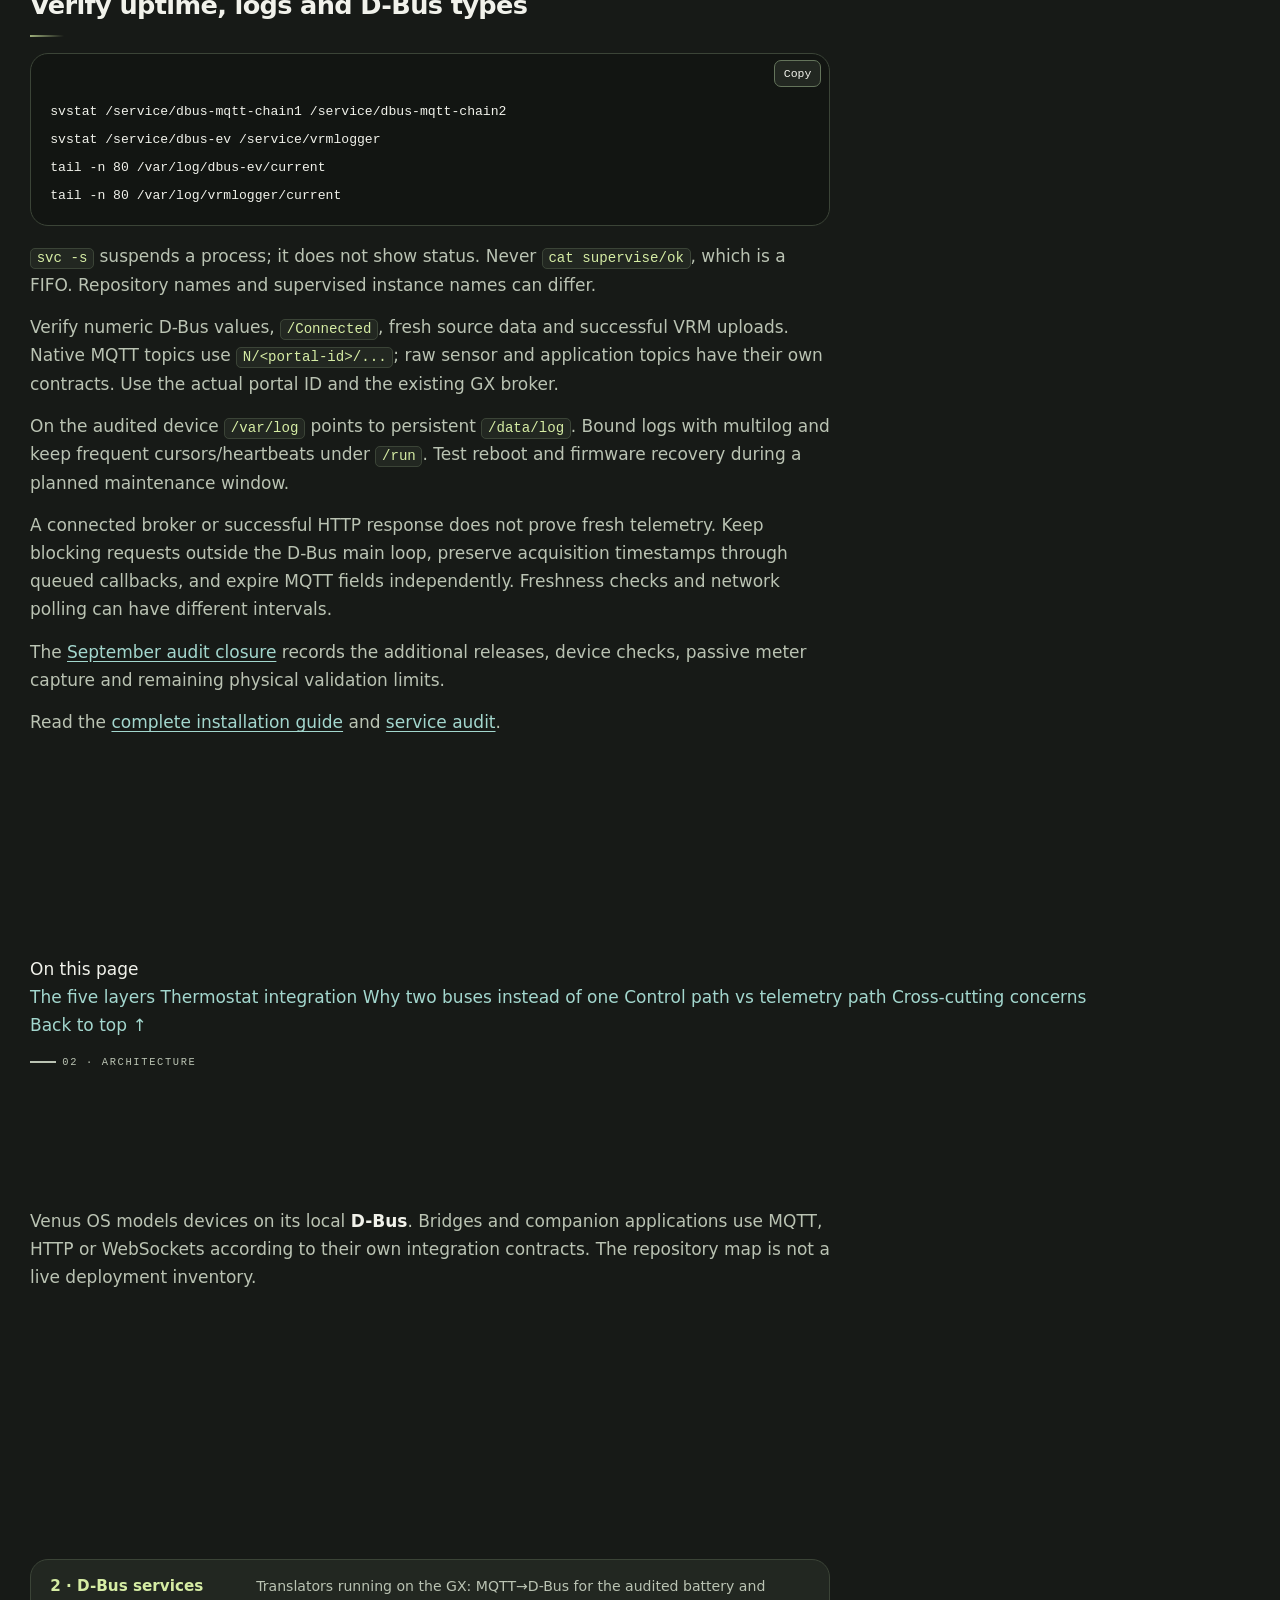
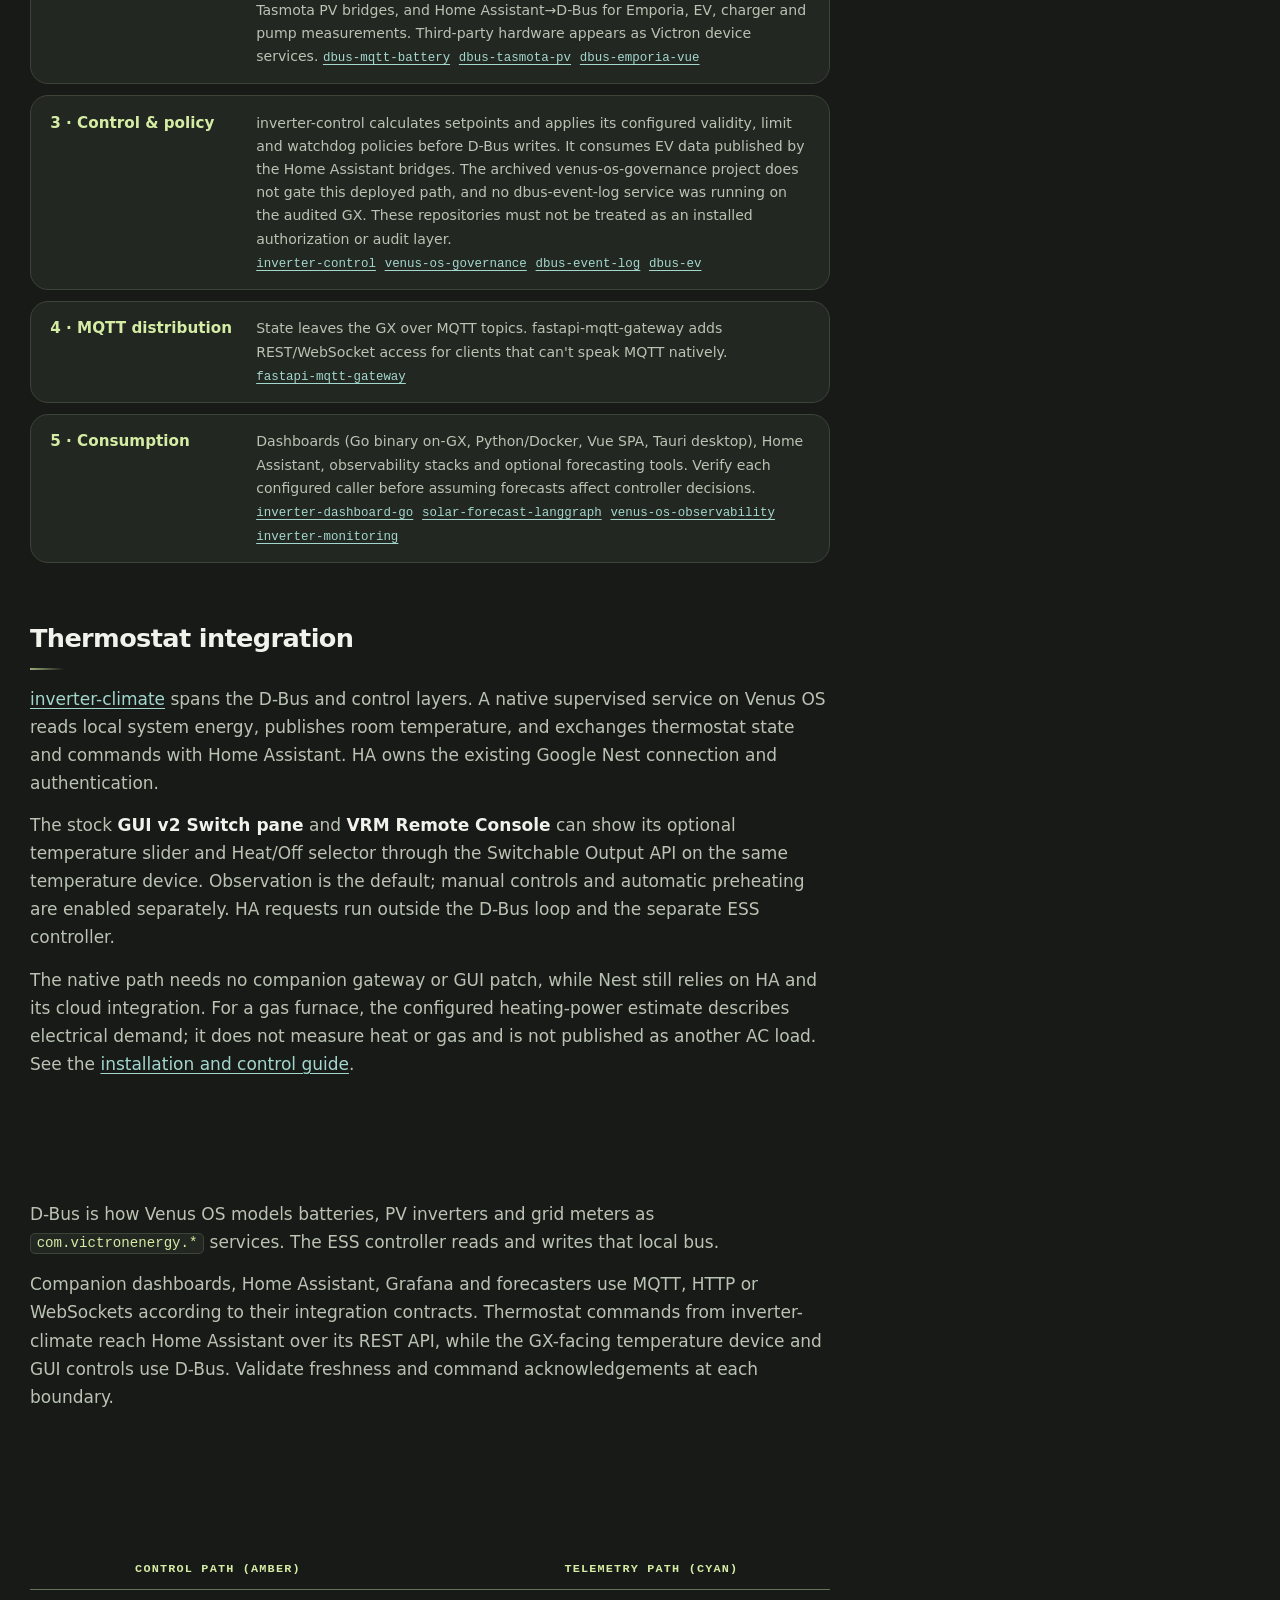
<file: wiki/integration.html>
<!DOCTYPE html>
<html lang="en">
<head>
<meta charset="utf-8">
<meta name="robots" content="noindex">
<title>Venus OS integration — Victron Venus</title>
<link rel="canonical" href="https://victron-venus.github.io/#integration">
<meta http-equiv="refresh" content="0; url=/#integration">
<script>
  (function () {
    var map = {
        "#section-1": "#integration-section-1",
        "#section-2": "#integration-section-2",
        "#section-3": "#integration-section-3",
        "#section-4": "#integration-section-4",
        "#section-5": "#integration-section-5",
        "#section-6": "#integration-section-6",
        "#section-7": "#integration-section-7"
    };
    location.replace((map[location.hash] || "").replace(/^#/, "/#") || "/#integration");
  })();
</script>
<!-- page-counter -->
<script type='module'
        src='https://static.cloudflareinsights.com/beacon.min.js'
        data-cf-beacon='{"token": "7ebefa349af04e8094da7cfcb8db175f"}'></script>
</head>
<body>
<p>This page is now part of the <a href="/#integration">single-page Victron Venus site</a>.</p>
</body>
</html>
</file>
<file: assets/css/style.css>
/* Shared portal theme. Editorial layout, native controls, no remote fonts. */
:root {
  --bg: #171a17; --bg-deep: #121512; --panel: #222721; --panel-hi: #2d352a;
  --edge: #3b4437; --edge-hi: #64745b; --ink: #f1f2eb; --ink-dim: #bac3b3;
  --ink-faint: #a0ad97; --amber: #d5eca4; --amber-dim: #a7bb7b;
  --cyan: #a3d7ce; --cyan-dim: #7bafa5;
  --font-display: ui-sans-serif, system-ui, -apple-system, BlinkMacSystemFont, "Segoe UI", sans-serif;
  --font-body: var(--font-display); --font-mono: ui-monospace, "SFMono-Regular", Consolas, monospace;
  --max-w: 1260px; --radius: 18px;
}

* { margin: 0; padding: 0; box-sizing: border-box; }

html { scroll-behavior: smooth; scroll-padding-top: 110px; }
[hidden] { display: none !important; }
button, input, summary { font: inherit; }
button, summary { -webkit-tap-highlight-color: transparent; }

body {
  background: var(--bg);
  color: var(--ink);
  font-family: var(--font-body);
  font-size: 17px;
  line-height: 1.65;
  -webkit-font-smoothing: antialiased;
  /* Google Translate pins the page down / repositions body when it
     injects its toolbar; we hide the toolbar, so keep the page put. */
  top: 0 !important;
  position: static !important;
}

img, svg { max-width: 100%; }
a { color: var(--cyan); text-decoration: none; }
a:hover { text-decoration: underline; }

:focus-visible {
  outline: 2px solid var(--amber);
  outline-offset: 2px;
  border-radius: 3px;
}

.skip-link {
  position: absolute;
  left: -999px;
  top: 8px;
  z-index: 100;
  background: var(--amber);
  color: var(--bg);
  padding: 0.5rem 1rem;
  border-radius: var(--radius);
  font-family: var(--font-mono);
}
.skip-link:focus { left: 8px; }

.container { max-width: var(--max-w); margin-inline: auto; padding-inline: 1.25rem; }

/* ---------- Nav ---------- */

.nav {
  position: sticky;
  top: 0;
  z-index: 50;
  background: color-mix(in srgb, var(--bg) 86%, transparent);
  backdrop-filter: blur(10px);
  border-bottom: 1px solid var(--edge);
}

.nav-inner {
  display: flex;
  align-items: center;
  gap: 1.5rem;
  height: 60px;
}

.brand {
  display: flex;
  align-items: center;
  gap: 0.6rem;
  font-family: var(--font-display);
  font-weight: 700;
  font-size: 1.05rem;
  letter-spacing: 0.04em;
  color: var(--ink);
}
.brand:hover { text-decoration: none; color: var(--amber); }
.brand svg, .brand-logo { flex: none; }
.brand-logo { border-radius: 6px; }

.nav-links {
  display: flex;
  gap: 0.25rem;
  margin-left: auto;
  align-items: center;
}

.nav-links a {
  color: var(--ink-dim);
  font-family: var(--font-mono);
  font-size: 0.82rem;
  padding: 0.45rem 0.75rem;
  border-radius: 6px;
  letter-spacing: 0.02em;
}
.nav-links a:hover { color: var(--ink); background: var(--panel); text-decoration: none; }
.nav-links a[aria-current="page"] { color: var(--amber); }

.nav-gh {
  display: inline-flex;
  align-items: center;
  gap: 0.45rem;
  border: 1px solid var(--edge);
  background: var(--panel);
}

/* ---------- Hero ---------- */

.hero { padding-block: 4rem 2.5rem; }

.eyebrow {
  font-family: var(--font-mono);
  font-size: 0.78rem;
  text-transform: uppercase;
  letter-spacing: 0.22em;
  color: var(--amber);
  display: inline-flex;
  align-items: center;
  gap: 0.6em;
}
.eyebrow::before {
  content: "";
  width: 26px;
  height: 2px;
  background: currentColor;
}

.hero h1 {
  font-family: var(--font-display);
  font-weight: 600;
  font-size: clamp(2.6rem, 4.8vw, 4.5rem);
  line-height: 1.08;
  letter-spacing: -0.01em;
  max-width: 21ch;
  margin-top: 1rem;
}
.hero h1 em {
  font-style: normal;
  color: var(--amber);
}

.hero-sub {
  max-width: 58ch;
  color: var(--ink-dim);
  font-size: 1.08rem;
  margin-top: 1.25rem;
}

.cta-row { display: flex; flex-wrap: wrap; gap: 0.75rem; margin-top: 1.75rem; }

.btn {
  display: inline-flex;
  align-items: center;
  gap: 0.5rem;
  font-family: var(--font-display);
  font-weight: 600;
  font-size: 0.92rem;
  letter-spacing: 0.03em;
  padding: 0.7rem 1.35rem;
  border-radius: var(--radius);
  border: 1px solid transparent;
}
.btn:hover { text-decoration: none; transform: translateY(-1px); }
.btn-primary { background: var(--amber); color: #241503; }
.btn-primary:hover { background: #ffc477; }
.btn-ghost { border-color: var(--edge-hi); color: var(--ink); }
.btn-ghost:hover { border-color: var(--cyan); color: var(--cyan); }

/* ---------- One-line diagram ---------- */

.diagram-wrap {
  margin-top: 3rem;
  border: 1px solid var(--edge);
  border-radius: var(--radius);
  background:
    radial-gradient(ellipse 80% 60% at 50% 0%, rgba(91,194,255,0.06), transparent),
    var(--bg-deep);
  overflow-x: auto;
  padding: 1rem 0.5rem;
}

.diagram { width: 100%; min-width: 740px; display: block; margin-inline: auto; }

.dg-node rect { fill: var(--panel); stroke: var(--edge-hi); stroke-width: 1.2; transition: stroke 0.15s, fill 0.15s; }
.dg-node text { fill: var(--ink); font-family: var(--font-mono); pointer-events: none; }
.dg-node .dg-sub { fill: var(--ink-faint); }
.dg-node:hover rect, .dg-node.hot rect { stroke: var(--amber); fill: var(--panel-hi); }
.dg-node.hub rect { stroke: var(--amber-dim); stroke-width: 1.6; }
.dg-node.hub:hover rect { stroke: var(--amber); }

.dg-edge { fill: none; stroke-width: 1.6; opacity: 0.75; transition: opacity 0.15s, stroke-width 0.15s; }
.dg-edge.power { stroke: var(--amber-dim); stroke-dasharray: 7 5; animation: flow 1.1s linear infinite; }
.dg-edge.data  { stroke: var(--cyan-dim);  stroke-dasharray: 4 6; animation: flow 1.4s linear infinite reverse; }
.dg-edge.hot { stroke: var(--amber); stroke-width: 2.4; opacity: 1; }
.dg-edge.data.hot { stroke: var(--cyan); }

@keyframes flow { to { stroke-dashoffset: -12; } }

.legend {
  display: flex;
  gap: 1.5rem;
  justify-content: center;
  padding-top: 0.85rem;
  font-family: var(--font-mono);
  font-size: 0.75rem;
  color: var(--ink-dim);
  flex-wrap: wrap;
}
.legend i {
  display: inline-block;
  width: 22px;
  height: 0;
  border-top: 2.5px dashed;
  vertical-align: middle;
  margin-right: 0.5em;
}
.legend .p i { border-color: var(--amber); }
.legend .d i { border-color: var(--cyan); }

/* ---------- Stats strip ---------- */

.stats {
  display: flex;
  flex-wrap: wrap;
  gap: 0.5rem 3rem;
  padding-block: 1.5rem 0.5rem;
  font-family: var(--font-mono);
  font-size: 0.82rem;
  color: var(--ink-dim);
}
.stats b { color: var(--ink); font-weight: 500; }
.stats span::before { content: "·"; margin-right: 3rem; color: var(--edge-hi); }
.stats span:first-child::before { content: none; }

/* ---------- Sections ---------- */

.section { padding-block: 4.5rem; }
.section-alt { background: var(--bg-deep); border-block: 1px solid var(--edge); }

.sec-head { max-width: 62ch; margin-bottom: 2.5rem; }
.sec-head h2 {
  font-family: var(--font-display);
  font-weight: 700;
  font-size: clamp(1.55rem, 2.4vw, 2.15rem);
  line-height: 1.15;
  margin-top: 0.75rem;
}
.sec-head p { color: var(--ink-dim); margin-top: 0.6rem; }

/* ---------- Project cards ---------- */

.grid-cards {
  display: grid;
  grid-template-columns: repeat(auto-fill, minmax(min(100%, 300px), 1fr));
  gap: 1rem;
}

.proj {
  background: var(--panel);
  border: 1px solid var(--edge);
  border-radius: var(--radius);
  padding: 1.15rem 1.25rem 1.05rem;
  display: flex;
  flex-direction: column;
  gap: 0.55rem;
  transition: border-color 0.15s;
}
.proj:hover { border-color: var(--edge-hi); }
.proj.hidden { display: none; }

.proj h3 {
  font-family: var(--font-display);
  font-weight: 600;
  font-size: 1.02rem;
  letter-spacing: 0.01em;
}
.proj h3 a { color: var(--ink); overflow-wrap: anywhere; }
.proj h3 a:hover { color: var(--amber); text-decoration: none; }
.proj h3 .ext { color: var(--ink-faint); font-size: 0.8em; margin-left: 0.3em; }

.proj p { color: var(--ink-dim); font-size: 0.9rem; flex-grow: 1; }

.proj-meta {
  display: flex;
  flex-wrap: wrap;
  align-items: center;
  gap: 0.4rem;
  font-family: var(--font-mono);
  font-size: 0.72rem;
}

.lang { color: var(--ink); display: inline-flex; align-items: center; gap: 0.4em; }
.lang::before { content: ""; width: 8px; height: 8px; border-radius: 50%; background: var(--dot, var(--cyan)); }

.tag {
  color: var(--ink-dim);
  border: 1px solid var(--edge);
  padding: 0.1rem 0.5rem;
  border-radius: 99px;
}
a.tag:hover { color: var(--cyan); border-color: var(--cyan-dim); text-decoration: none; }

.org-chip {
  margin-left: auto;
  color: var(--ink-faint);
}

/* Language dots */
.lang-python::before { --dot: #3776ab; }
.lang-go::before { --dot: #00add8; }
.lang-vue::before { --dot: #42b883; }
.lang-yaml::before { --dot: #cb171e; }
.lang-hcl::before { --dot: #844fba; }
.lang-shell::before { --dot: #89e051; }

/* Group blocks on projects page */
.group { margin-bottom: 3rem; }
.group > h2 {
  font-family: var(--font-display);
  font-size: 1.3rem;
  font-weight: 700;
  padding-bottom: 0.6rem;
  border-bottom: 1px solid var(--edge);
  margin-bottom: 1.1rem;
}
.group > h2 .count { color: var(--ink-faint); font-weight: 400; font-size: 0.8em; margin-left: 0.6em; }
.group.hidden { display: none; }
.group > p.desc { color: var(--ink-dim); font-size: 0.92rem; margin: -0.5rem 0 1.2rem; }

/* Filters */
.filters {
  min-width: 0;
  padding: 0;
  border: 0;
  margin: 0 0 2.25rem;
  display: flex;
  flex-wrap: wrap;
  align-items: center;
  gap: 0.5rem;
}
.filter-legend {
  position: absolute;
  width: 1px;
  height: 1px;
  padding: 0;
  overflow: hidden;
  clip: rect(0, 0, 0, 0);
  white-space: nowrap;
  border: 0;
}
.filter-btn {
  font-family: var(--font-mono);
  font-size: 0.78rem;
  color: var(--ink-dim);
  background: var(--panel);
  border: 1px solid var(--edge);
  padding: 0.42rem 0.9rem;
  border-radius: 99px;
  cursor: pointer;
}
.filter-btn:hover { color: var(--ink); border-color: var(--edge-hi); }
.filter-btn[aria-pressed="true"] { color: var(--amber); border-color: var(--amber-dim); background: rgba(255,180,84,0.08); }

.search-box {
  margin-left: auto;
  background: var(--panel);
  border: 1px solid var(--edge);
  border-radius: 99px;
  color: var(--ink);
  font-family: var(--font-mono);
  font-size: 0.8rem;
  padding: 0.45rem 1rem;
  width: 220px;
}
.search-box:focus { outline: none; border-color: var(--cyan-dim); }
.search-box::placeholder { color: var(--ink-faint); }

/* Translate picker (footer) */
.lang-select {
  background: var(--panel);
  border: 1px solid var(--edge);
  border-radius: 99px;
  color: var(--ink-dim);
  font-family: var(--font-mono);
  font-size: 0.78rem;
  padding: 0.4rem 0.9rem;
  max-width: 200px;
  cursor: pointer;
}
.lang-select:hover { border-color: var(--edge-hi); color: var(--ink); }
.lang-select:focus-visible { outline-offset: 2px; }

/* In-place Google Translate picker (top of wiki pages) */
.lang-top {
  display: flex;
  flex-wrap: wrap;
  align-items: baseline;
  gap: 1.25rem;
  font-family: var(--font-mono);
  font-size: 0.8rem;
  padding-top: 1rem;
}
.lang-top .lt-label { color: var(--ink-faint); }
.lang-top .lang-btn {
  background: none;
  border: none;
  border-bottom: 1px dashed var(--edge);
  padding: 0 0 1px;
  font: inherit;
  cursor: pointer;
  color: var(--ink-dim);
}
.lang-top .lang-btn:hover { color: var(--ink); border-bottom-color: var(--edge-hi); }
.lang-top .lang-btn.active {
  color: var(--ink);
  border-bottom-style: solid;
  border-bottom-color: var(--edge-hi);
}

/* Google Translate Element housekeeping: suppress the injected toolbar
   banner, its hover balloons and the yellow highlight boxes it paints on
   translated text; keep the hidden widget mount out of view. The widget's
   own <select> stays reachable from JS even while display:none.
   (body { top / position } override lives in the base body rule above.) */
.goog-te-banner-frame,
.goog-te-banner-frame.skiptranslate,
.skiptranslate,
goog-gt-tt,
.goog-te-balloon-frame { display: none !important; }
.goog-text-highlight {
  background-color: transparent !important;
  box-shadow: none !important;
}
#google_translate_element {
  position: absolute;
  width: 0;
  height: 0;
  overflow: hidden;
}

.empty-note { display: none; color: var(--ink-dim); font-family: var(--font-mono); font-size: 0.85rem; padding: 2rem 0; }
.empty-note.show { display: block; }

/* ---------- Wiki ---------- */

.wiki-layout {
  display: grid;
  grid-template-columns: 220px minmax(0, 1fr);
  gap: 3rem;
  align-items: start;
}

.wiki-nav {
  position: sticky;
  top: 84px;
  display: flex;
  flex-direction: column;
  gap: 0.15rem;
  border-left: 1px solid var(--edge);
  padding-left: 1rem;
}
.wiki-nav .wn-label {
  font-family: var(--font-mono);
  font-size: 0.7rem;
  text-transform: uppercase;
  letter-spacing: 0.18em;
  color: var(--ink-faint);
  margin: 0.75rem 0 0.4rem;
}
.wiki-nav a {
  color: var(--ink-dim);
  font-size: 0.88rem;
  padding: 0.28rem 0.6rem;
  border-radius: 6px;
}
.wiki-nav a:hover { color: var(--ink); background: var(--panel); text-decoration: none; }
.wiki-nav a[aria-current="page"] { color: var(--amber); background: rgba(255,180,84,0.08); }

.prose { max-width: 74ch; min-width: 0; overflow-wrap: anywhere; }
.prose h2 {
  font-family: var(--font-display);
  font-size: 1.45rem;
  font-weight: 700;
  margin: 2.4rem 0 0.9rem;
  padding-top: 0.4rem;
}
.prose h2:first-child { margin-top: 0; }
.prose h3 {
  font-family: var(--font-display);
  font-size: 1.08rem;
  font-weight: 600;
  margin: 1.8rem 0 0.6rem;
}
.prose p, .prose li { color: var(--ink-dim); }
.prose p strong, .prose li strong { color: var(--ink); }
.prose ul, .prose ol { padding-left: 1.3rem; margin: 0.8rem 0; display: grid; gap: 0.45rem; }
.prose code {
  font-family: var(--font-mono);
  font-size: 0.83em;
  background: var(--panel);
  border: 1px solid var(--edge);
  border-radius: 5px;
  padding: 0.1em 0.4em;
  color: var(--amber);
}
.prose pre {
  background: var(--bg-deep);
  border: 1px solid var(--edge);
  border-radius: var(--radius);
  padding: 1rem 1.2rem;
  overflow-x: auto;
  margin: 1rem 0;
}
.prose pre code { background: none; border: none; padding: 0; color: var(--ink); font-size: 0.82rem; line-height: 1.6; }

.prose table { border-collapse: collapse; width: 100%; margin: 1.2rem 0; font-size: 0.88rem; min-width: 520px; }
.table-scroll { overflow-x: auto; }
.prose th {
  font-family: var(--font-mono);
  font-size: 0.74rem;
  text-transform: uppercase;
  letter-spacing: 0.1em;
  color: var(--amber);
  text-align: left;
  padding: 0.55rem 0.9rem 0.55rem 0;
  border-bottom: 1px solid var(--edge-hi);
}
.prose td { padding: 0.55rem 0.9rem 0.55rem 0; border-bottom: 1px solid var(--edge); color: var(--ink-dim); vertical-align: top; }
.prose td:first-child { color: var(--ink); white-space: nowrap; }

.callout {
  border: 1px solid var(--edge);
  border-left: 3px solid var(--amber);
  background: var(--panel);
  border-radius: 8px;
  padding: 0.9rem 1.2rem;
  margin: 1.2rem 0;
  font-size: 0.92rem;
  color: var(--ink-dim);
}
.callout strong { color: var(--amber); }

.step-list { counter-reset: step; list-style: none; padding-left: 0 !important; display: grid; gap: 1.1rem !important; }
.step-list li { counter-increment: step; position: relative; padding-left: 3rem; }
.step-list li::before {
  content: counter(step, decimal-leading-zero);
  position: absolute;
  left: 0;
  top: 0.1em;
  font-family: var(--font-mono);
  font-size: 0.8rem;
  color: var(--amber);
  border: 1px solid var(--amber-dim);
  border-radius: 8px;
  padding: 0.15rem 0.45rem;
}

/* Layer stack (architecture page) */
.layers { display: grid; gap: 0.7rem; margin: 1.5rem 0; }
.layer {
  display: grid;
  grid-template-columns: 190px 1fr;
  gap: 1rem;
  align-items: baseline;
  background: var(--panel);
  border: 1px solid var(--edge);
  border-radius: var(--radius);
  padding: 0.9rem 1.2rem;
}
.layer h3 { margin: 0; font-size: 0.95rem; color: var(--amber); }
.layer p { font-size: 0.88rem; }
.layer p a { font-family: var(--font-mono); font-size: 0.78rem; margin-right: 0.7em; white-space: nowrap; }

@media (max-width: 720px) {
  .layer { grid-template-columns: 1fr; gap: 0.2rem; }
  .wiki-layout { grid-template-columns: 1fr; gap: 1.5rem; }
  .wiki-nav { position: static; flex-flow: row wrap; border-left: 0; padding-left: 0; }
}

/* ---------- Wiki card grid (home) ---------- */

.wiki-cards { display: grid; grid-template-columns: repeat(auto-fill, minmax(min(100%, 240px), 1fr)); gap: 1rem; }
.wcard {
  border: 1px solid var(--edge);
  background: var(--panel);
  border-radius: var(--radius);
  padding: 1.1rem 1.25rem;
}
.wcard:hover { border-color: var(--cyan-dim); text-decoration: none; }
.wcard h3 { font-family: var(--font-display); font-size: 0.98rem; font-weight: 600; color: var(--cyan); }
.wcard p { color: var(--ink-dim); font-size: 0.84rem; margin-top: 0.4rem; }
.wcard .wn-num { font-family: var(--font-mono); font-size: 0.7rem; color: var(--ink-faint); letter-spacing: 0.15em; }

/* ---------- Footer ---------- */

footer {
  background: var(--bg-deep);
  border-top: 1px solid var(--edge);
  padding-block: 2.5rem 2rem;
  margin-top: 4rem;
  font-size: 0.85rem;
  color: var(--ink-dim);
}
.foot-inner { display: flex; flex-wrap: wrap; gap: 2rem; justify-content: space-between; }
.foot-col { display: grid; gap: 0.3rem; align-content: start; }
.foot-col h4 {
  font-family: var(--font-mono);
  font-size: 0.7rem;
  text-transform: uppercase;
  letter-spacing: 0.18em;
  color: var(--ink-faint);
  margin-bottom: 0.35rem;
}
.foot-note { margin-top: 2rem; padding-top: 1.25rem; border-top: 1px solid var(--edge); color: var(--ink-faint); font-size: 0.78rem; max-width: 75ch; }

/* ---------- Responsive ---------- */

@media (max-width: 800px) {
  .nav-links { display: none; }
  .mobile-nav { display: block; margin-left: auto; }
  .hero { padding-block: 3rem 1.5rem; }
  .section { padding-block: 3rem; }
  .stats { gap: 0.4rem 1.5rem; }
  .stats span::before { margin-right: 1.5rem; }
  .search-box { margin-left: 0; width: 100%; }
}

@media (prefers-reduced-motion: reduce) {
  html { scroll-behavior: auto; }
  .dg-edge { animation: none !important; }
  * { transition-duration: 0.01ms !important; }
  .btn:hover { transform: none; }
}

/* Public entry points */
.nav { top: 16px; width: min(calc(100% - 40px), 1260px); margin: 16px auto 0; border: 1px solid var(--edge); border-radius: 100px; box-shadow: 0 6px 28px #0002; }
.nav-inner { height: 66px; padding-inline: 24px; position: relative; gap: 1rem; }
.brand { letter-spacing: -.04em; font-size: 1.05rem; }
.nav-links a { font-family: var(--font-body); font-size: .9rem; border-radius: 99px; }
.nav-gh { background: transparent; }
.mobile-nav { display: none; }
.mobile-nav summary, .doc-search summary { list-style: none; cursor: pointer; padding: .5rem .85rem; border-radius: 99px; color: var(--ink); font-size: .85rem; }
.mobile-nav summary::-webkit-details-marker, .doc-search summary::-webkit-details-marker { display: none; }
.doc-search summary { background: var(--panel-hi); white-space: nowrap; }
.mobile-links, .search-panel { position: absolute; top: calc(100% + 12px); right: 0; padding: 24px; background: var(--bg-deep); border: 1px solid var(--edge-hi); box-shadow: 0 18px 70px #0005; border-radius: 20px; width: min(520px, calc(100vw - 40px)); }
.mobile-links { display: grid; gap: 16px; width: 240px; }
.search-panel label { display: block; margin-bottom: 12px; font-weight: 600; }
.search-panel input { width: 100%; padding: 12px; background: var(--panel); border: 1px solid var(--edge-hi); border-radius: 10px; color: var(--ink); }
.search-status { margin: 16px 0 8px; color: var(--ink-dim); font-size: .85rem; }
.search-results { list-style: none; padding: 0; margin: 0 0 16px; max-height: 48vh; overflow-y: auto; }
.search-results a { display: block; padding: 12px 0; border-bottom: 1px solid var(--edge); }
.search-results small { display: block; color: var(--ink-dim); font-size: .78rem; margin-top: 4px; }
.hero { padding-block: 4.5rem 5rem; }
.hero-layout { display: grid; grid-template-columns: 1.04fr 1fr; align-items: center; gap: 2rem; }
.hero h1 { font-weight: 570; letter-spacing: -.065em; max-width: 14ch; line-height: 1.06; margin-top: 1.75rem; }
.hero h1 em { color: var(--amber); }
.hero-sub { font-size: 1.1rem; max-width: 43ch; margin-top: 1.75rem; line-height: 1.7; }
.eyebrow { letter-spacing: .13em; font-size: .65rem; }
.hero .eyebrow::before { content: none; }
.status-dot { width: 6px; height: 6px; border-radius: 50%; background: var(--amber); }
.btn { border-radius: 100px; letter-spacing: -.02em; padding: .85rem 1.2rem; font-size: .87rem; }
.btn-primary { color: #20291a; }
.btn-primary:hover { background: #e8f5c6; }
.hero-note { color: var(--ink-faint); font-size: .78rem; margin-top: 1.5rem; }
.hero-art { margin: 0; position: relative; }
.hero-art img { display: block; width: 100%; height: auto; }
.hero-art figcaption { color: var(--ink-faint); font-size: .72rem; text-align: center; margin-top: -.25rem; }
.section-heading { margin-bottom: 2.5rem; max-width: 720px; }
.section-heading h2, .sec-head h2 { font-size: clamp(1.8rem, 3.5vw, 3rem); letter-spacing: -.045em; line-height: 1.13; font-weight: 550; margin-top: 1rem; }
.section-heading > p:last-child { color: var(--ink-dim); margin-top: 1.25rem; max-width: 65ch; }
.path-section { padding-block: 2rem 5rem; }
.path-list { display: grid; border-top: 1px solid var(--edge); }
.path-list a { display: grid; grid-template-columns: 64px 1fr 36px; gap: 16px; align-items: center; padding: 24px 8px; border-bottom: 1px solid var(--edge); color: var(--ink); transition: background .2s; }
.path-list a:hover { background: var(--panel); text-decoration: none; }
.path-number, .path-arrow { color: var(--amber); font-family: var(--font-mono); font-size: .85rem; }
.path-list strong { font-size: 1.2rem; letter-spacing: -.025em; font-weight: 550; }
.path-list small { display: block; color: var(--ink-dim); margin-top: 5px; font-size: .85rem; }
.path-arrow { font-size: 1.5rem; }
.system-section { padding-block: 3rem 5rem; }
.diagram-wrap { margin-top: 2rem; padding: 1.5rem 1rem; background: var(--bg-deep); }
.stats { font-family: var(--font-body); font-size: .75rem; gap: .6rem 1.5rem; }
.stats span::before { content: none; }
.section { padding-block: 5rem; }
.proj { padding: 1.5rem; gap: .85rem; box-shadow: 0 3px 12px #0001; }
.proj h3 { font-family: var(--font-mono); font-size: .95rem; letter-spacing: -.025em; }
.proj p { font-size: .88rem; }
.wcard { padding: 1.5rem; transition: background .2s; }
.wcard:hover { background: var(--panel-hi); }
.wcard .wn-num { display: block; margin-bottom: 1.5rem; }
.wcard h3 { font-size: 1.1rem; color: var(--ink); }
.wcard p { font-size: .85rem; }

/* Reading surfaces share the same components with a paper palette. */
.docs-page { --bg: #f4f3ec; --bg-deep: #eeeee5; --panel: #e7eadf; --panel-hi: #dce2d1; --edge: #c9d0be; --edge-hi: #8b987b; --ink: #20271e; --ink-dim: #4b5845; --ink-faint: #52624b; --amber: #406324; --amber-dim: #608041; --cyan: #176156; --cyan-dim: #33766b; }
.docs-page .section { padding-top: 3.5rem; }
.docs-page .prose h1 { font-size: clamp(2.1rem, 4vw, 3.4rem); letter-spacing: -.05em; line-height: 1.12; font-weight: 570; margin: 1rem 0 1.75rem; }
.prose > p { margin-block: .9rem; }
.prose h2 { letter-spacing: -.025em; font-size: 1.6rem; margin-top: 3rem; scroll-margin-top: 120px; }
.prose h3 { scroll-margin-top: 120px; }
.prose a { text-decoration: underline; text-underline-offset: 3px; }
.prose pre { position: relative; padding-top: 2.7rem; }
.copy-code { position: absolute; right: 8px; top: 6px; background: var(--panel); border: 1px solid var(--edge-hi); border-radius: 7px; color: var(--ink); padding: 3px 9px; cursor: pointer; font-size: .72rem; }
.wiki-nav { top: 115px; max-height: calc(100vh - 145px); overflow-y: auto; }
.page-outline { display: flex; flex-direction: column; gap: 2px; margin-top: 1.5rem; padding-top: 1rem; border-top: 1px solid var(--edge); }
.page-outline h2 { font-size: .65rem; letter-spacing: .1em; text-transform: uppercase; margin: 0 0 .65rem; color: var(--ink-faint); }
.page-outline a { font-size: .75rem; line-height: 1.45; padding-block: 4px; }
.wiki-nav a[aria-current="page"] { background: var(--panel); }
.docs-page .wiki-cards { margin-top: 1.5rem; }
.prose .table-scroll { max-width: 100%; }
.dg-node:focus-within rect { stroke: var(--amber); fill: var(--panel-hi); }
footer { margin-top: 3rem; padding-top: 4rem; }
@media (max-width: 1050px) {
  .hero-layout { gap: 0; }
  .nav-links a { padding-inline: .5rem; font-size: .82rem; }
  .hero h1 { font-size: clamp(2.5rem, 5vw, 3.6rem); }
}
@media (max-width: 800px) {
  .nav { top: 8px; width: calc(100% - 24px); margin-top: 8px; }
  .nav-inner { padding-inline: 16px; height: 60px; gap: 6px; }
  .nav-links { display: none; }
  .mobile-nav { display: block; margin-left: auto; }
  .hero-layout { grid-template-columns: 1fr; }
  .hero { padding-top: 3rem; padding-bottom: 2rem; }
  .hero h1 { font-size: clamp(2.5rem, 8.5vw, 4rem); max-width: 18ch; }
  .hero-copy { max-width: 600px; }
  .hero-art { width: min(100%, 520px); margin-inline: auto; margin-top: 1rem; }
  .hero-sub { font-size: 1.05rem; }
  .path-section, .system-section, .section { padding-block: 2.5rem; }
  .path-list a { grid-template-columns: 32px 1fr 22px; gap: 10px; }
  .path-list strong { font-size: 1.05rem; }
  .path-list small { font-size: .8rem; }
  .wiki-layout { grid-template-columns: 1fr; gap: 2rem; }
  .wiki-nav { position: static; max-height: none; flex-direction: row; flex-wrap: wrap; border-left: 0; padding-left: 0; }
  .wiki-nav .wn-label { width: 100%; }
  .page-outline { width: 100%; flex-flow: row wrap; gap: 6px 12px; margin-top: .5rem; }
  .page-outline h2 { width: 100%; }
  .page-outline a { padding: 3px 0; }
  .prose h2 { font-size: 1.4rem; }
  .docs-page .section { padding-top: 2rem; }
  .brand { font-size: .9rem; gap: .4rem; }
  .doc-search summary, .mobile-nav summary { padding: .5rem .6rem; font-size: .78rem; }
}
@media (max-width: 360px) { .brand-logo { display: none; } .nav-inner { padding-inline: 12px; } }
@media (prefers-reduced-motion: reduce) { *, *::before, *::after { animation: none !important; scroll-behavior: auto !important; transition: none !important; } }
@media print {
  body, .docs-page { background: white; color: black; --ink: #111; --ink-dim: #333; --ink-faint: #444; --cyan: #222; --amber: #222; --panel: #f5f5f5; }
  .nav, .wiki-nav, .lang-top, footer, .copy-code { display: none !important; }
  .wiki-layout { display: block; } .prose { max-width: none; } .section { padding: 0; }
  pre, .callout, .proj { break-inside: avoid; } a { color: inherit; } .hero-layout { display: block; }
}
.wiki-drawer { position: sticky; top: 115px; }
.wiki-drawer summary { cursor: pointer; font-size: .9rem; font-weight: 600; padding: .75rem 0; border-bottom: 1px solid var(--edge); }
.wiki-drawer .wiki-nav { position: static; }
.search-panel, .mobile-links { max-height: calc(100dvh - 112px); overflow-y: auto; }
@media (min-width: 801px) { .wiki-drawer[open] > summary { display: none; } }
@media (max-width: 800px) {
  .wiki-drawer { position: static; }
  .wiki-drawer .wiki-nav { padding-top: 1rem; }
  .wiki-layout { gap: 1.5rem; }
  .lang-top { gap: .6rem 1rem; font-size: .7rem; }
}
</file>
<file: assets/css/elevate.css>
/* ==========================================================================
   Elevated presentation layer
   Adds depth, motion and a floating glass vocabulary on top of the shared
   editorial theme. Content remains readable without JavaScript.
   ========================================================================== */

:root {
  --ease-out: cubic-bezier(.19, 1, .22, 1);
  --ease-soft: cubic-bezier(.22, .61, .36, 1);
  --glass-bg: rgba(24, 29, 23, .68);
  --glass-bg-strong: rgba(24, 29, 23, .9);
  --glass-edge: rgba(213, 236, 164, .16);
  --glass-shadow: 0 24px 70px rgba(0, 0, 0, .38), inset 0 1px 0 rgba(255, 255, 255, .06);
  --card-shadow: 0 18px 48px rgba(0, 0, 0, .28);
  --card-shadow-hi: 0 32px 80px rgba(0, 0, 0, .45);
  --lime-glow: rgba(213, 236, 164, .2);
  --cyan-glow: rgba(163, 215, 206, .16);
}

.docs-page {
  --glass-bg: rgba(252, 251, 244, .72);
  --glass-bg-strong: rgba(252, 251, 244, .94);
  --glass-edge: rgba(32, 39, 30, .12);
  --glass-shadow: 0 18px 50px rgba(45, 50, 38, .12), inset 0 1px 0 rgba(255, 255, 255, .7);
  --card-shadow: 0 16px 40px rgba(45, 50, 38, .08);
  --card-shadow-hi: 0 26px 60px rgba(45, 50, 38, .14);
}

::selection { background: var(--amber); color: var(--bg); }

html { scrollbar-color: var(--edge-hi) transparent; scrollbar-width: thin; }
body { overflow-x: clip; }

.home-page,
.catalog-page {
  background:
    radial-gradient(ellipse 68% 46% at 8% -4%, rgba(213, 236, 164, .12), transparent 62%),
    radial-gradient(ellipse 46% 38% at 96% 12%, rgba(163, 215, 206, .09), transparent 64%),
    radial-gradient(ellipse 60% 44% at 48% 104%, rgba(213, 236, 164, .06), transparent 70%),
    var(--bg);
}

.docs-page {
  background:
    radial-gradient(ellipse 50% 30% at 12% 0%, rgba(96, 128, 65, .07), transparent 65%),
    var(--bg);
}

main { position: relative; }

/* ---------- Route progress ---------- */

#route-progress {
  position: fixed;
  inset: 0 0 auto;
  height: 2px;
  z-index: 200;
  pointer-events: none;
  opacity: 0;
  transition: opacity .25s ease;
}
#route-progress.is-active { opacity: 1; }
#route-progress i {
  display: block;
  height: 100%;
  width: 0;
  background: linear-gradient(90deg, var(--amber), var(--cyan));
  box-shadow: 0 0 14px var(--lime-glow);
  transition: width .22s var(--ease-soft), opacity .3s ease;
}

.route-status {
  position: absolute;
  width: 1px;
  height: 1px;
  overflow: hidden;
  clip-path: inset(50%);
  white-space: nowrap;
}

/* ---------- Floating navigation ---------- */

.nav {
  top: 14px;
  width: min(calc(100% - 32px), 1240px);
  margin: 14px auto 0;
  border: 1px solid var(--glass-edge);
  border-radius: 22px;
  background: var(--glass-bg);
  backdrop-filter: blur(26px) saturate(1.55);
  -webkit-backdrop-filter: blur(26px) saturate(1.55);
  box-shadow: var(--glass-shadow);
  transition:
    top .35s var(--ease-out),
    width .45s var(--ease-out),
    background .35s ease,
    box-shadow .35s ease,
    border-color .35s ease;
}
.nav::after {
  content: "";
  position: absolute;
  inset: 0;
  border-radius: inherit;
  pointer-events: none;
  background: linear-gradient(120deg, rgba(255, 255, 255, .08), transparent 38%, rgba(213, 236, 164, .05));
  opacity: .8;
}
.nav.is-scrolled {
  top: 8px;
  width: min(calc(100% - 24px), 1120px);
  background: var(--glass-bg-strong);
  box-shadow: 0 18px 60px rgba(0, 0, 0, .45), inset 0 1px 0 rgba(255, 255, 255, .08);
}
.nav-inner {
  height: 68px;
  padding-inline: 18px 12px;
  gap: .8rem;
  position: relative;
  z-index: 1;
}
.brand { font-weight: 650; letter-spacing: -.045em; font-size: 1.08rem; }
.brand-logo { box-shadow: 0 0 0 1px rgba(255, 255, 255, .1), 0 6px 18px rgba(0, 0, 0, .3); }

.nav-links { gap: .15rem; }
.nav-links a {
  position: relative;
  border-radius: 999px;
  padding: .5rem .8rem;
  transition: color .25s ease, background .25s ease;
}
.nav-links a:hover { background: rgba(255, 255, 255, .07); }
.nav-links a[aria-current="page"] { background: rgba(213, 236, 164, .1); color: var(--amber); }
.nav-links a[aria-current="page"]::after {
  content: "";
  position: absolute;
  left: 50%;
  bottom: 3px;
  width: 4px;
  height: 4px;
  margin-left: -2px;
  border-radius: 50%;
  background: var(--amber);
  box-shadow: 0 0 8px var(--amber);
}
.nav-gh { background: rgba(255, 255, 255, .04); border-color: var(--glass-edge); }
.nav-gh:hover { background: rgba(213, 236, 164, .1); }

.doc-search summary {
  background: rgba(213, 236, 164, .12);
  border: 1px solid rgba(213, 236, 164, .18);
  transition: background .25s ease, border-color .25s ease;
}
.doc-search summary:hover { background: rgba(213, 236, 164, .2); border-color: rgba(213, 236, 164, .34); }
.mobile-nav summary { border: 1px solid var(--glass-edge); }
.mobile-links,
.search-panel {
  background: var(--bg-deep);
  backdrop-filter: blur(28px) saturate(1.3);
  -webkit-backdrop-filter: blur(28px) saturate(1.3);
  border-color: var(--glass-edge);
  box-shadow: var(--glass-shadow);
}
.mobile-links {
  width: min(300px, calc(100vw - 32px));
  padding: 12px;
  gap: 4px;
  border-radius: 18px;
}
.mobile-links a {
  display: block;
  padding: .56rem .78rem;
  border-radius: 11px;
  color: var(--ink-dim);
  font-size: .92rem;
  line-height: 1.35;
  text-align: left;
}
.mobile-links a:hover { background: var(--panel); color: var(--ink); text-decoration: none; }
.mobile-links a[aria-current="page"] { color: var(--amber); background: rgba(213, 236, 164, .09); }
.mobile-links .nav-gh {
  margin-top: 5px;
  border: 1px solid var(--edge);
  color: var(--ink);
  text-align: center;
}
.docs-page .nav { background: var(--glass-bg); }
.docs-page .search-panel,
.docs-page .mobile-links { background: var(--bg-deep); }

@supports not (backdrop-filter: blur(1px)) {
  .nav, .mobile-links, .search-panel { background: var(--bg-deep); }
}

/* ---------- Type and section rhythm ---------- */

.hero h1,
.section-heading h2,
.sec-head h2 {
  letter-spacing: -.058em;
  font-weight: 600;
}

.sec-head h1 {
  font-family: var(--font-display);
  font-size: clamp(2.5rem, 5vw, 4.6rem);
  line-height: 1.02;
  letter-spacing: -.06em;
  font-weight: 600;
  margin-top: .9rem;
}
.docs-page .sec-head h1 { font-size: clamp(2.3rem, 4.2vw, 3.7rem); }
.catalog-page .sec-head { max-width: 72ch; }

.home-page .hero {
  position: relative;
  min-height: min(920px, calc(100svh - 108px));
  display: flex;
  align-items: center;
  padding-block: clamp(3rem, 7vh, 6rem) clamp(2.5rem, 5vh, 4rem);
}
.home-page .hero::before {
  content: "";
  position: absolute;
  width: min(620px, 58vw);
  aspect-ratio: 1;
  right: -8%;
  top: -6%;
  border-radius: 50%;
  background: radial-gradient(circle, rgba(213, 236, 164, .14), transparent 66%);
  filter: blur(20px);
  pointer-events: none;
}
.home-page .hero::after {
  content: "";
  position: absolute;
  width: min(520px, 48vw);
  aspect-ratio: 1;
  left: -12%;
  bottom: -18%;
  border-radius: 50%;
  background: radial-gradient(circle, rgba(163, 215, 206, .1), transparent 66%);
  filter: blur(24px);
  pointer-events: none;
}
.hero-layout { position: relative; z-index: 1; grid-template-columns: minmax(0, 1.03fr) minmax(0, .97fr); gap: clamp(1rem, 4vw, 4rem); }
.hero-copy { position: relative; }
.hero h1 {
  font-size: clamp(3.15rem, 7.15vw, 6.6rem);
  line-height: .94;
  max-width: 12ch;
  margin-top: 1.4rem;
}
.hero h1 em {
  display: block;
  color: transparent;
  background: linear-gradient(105deg, #effbd7 8%, var(--amber) 46%, var(--cyan) 96%);
  -webkit-background-clip: text;
  background-clip: text;
  padding-bottom: .06em;
}
.hero-sub { font-size: clamp(1.05rem, 1.35vw, 1.2rem); max-width: 46ch; line-height: 1.7; margin-top: 1.7rem; }
.eyebrow { letter-spacing: .16em; }
.status-dot {
  box-shadow: 0 0 0 0 rgba(213, 236, 164, .55);
  animation: status-pulse 2.8s ease-out infinite;
}
.hero-note { color: var(--ink-faint); font-size: .8rem; letter-spacing: .01em; }

.btn {
  position: relative;
  overflow: hidden;
  border-radius: 999px;
  padding: .95rem 1.35rem;
  transition: transform .3s var(--ease-out), background .25s ease, border-color .25s ease, color .25s ease, box-shadow .3s ease;
}
.btn::after {
  content: "";
  position: absolute;
  inset: 0;
  background: linear-gradient(110deg, transparent 20%, rgba(255, 255, 255, .35) 50%, transparent 80%);
  translate: -120% 0;
  transition: translate .6s var(--ease-out);
}
.btn:hover { transform: translateY(-2px); }
.btn:hover::after { translate: 120% 0; }
.btn-primary {
  background: linear-gradient(145deg, #e8f9c7, var(--amber) 55%, #c1df89);
  color: #1d2617;
  box-shadow: 0 12px 30px rgba(213, 236, 164, .16), inset 0 1px 0 rgba(255, 255, 255, .6);
}
.btn-primary:hover { background: linear-gradient(145deg, #f2ffdc, #e0f5b0 55%, #cbe89a); }
.btn-ghost {
  background: rgba(255, 255, 255, .035);
  border-color: var(--glass-edge);
  backdrop-filter: blur(10px);
}
.btn-ghost:hover { border-color: rgba(163, 215, 206, .55); background: rgba(163, 215, 206, .07); }

.hero-meta {
  display: flex;
  flex-wrap: wrap;
  gap: .5rem;
  margin-top: 1.8rem;
}
.hero-meta span,
.stat-chip {
  display: inline-flex;
  align-items: center;
  gap: .45rem;
  padding: .45rem .75rem;
  border: 1px solid var(--glass-edge);
  border-radius: 999px;
  background: rgba(255, 255, 255, .025);
  font-family: var(--font-mono);
  font-size: .68rem;
  color: var(--ink-dim);
  letter-spacing: .02em;
}
.hero-meta b { color: var(--ink); font-weight: 500; }
.hero-meta .live-dot,
.live-dot {
  width: 6px;
  height: 6px;
  border-radius: 50%;
  background: var(--amber);
  box-shadow: 0 0 10px var(--amber);
  animation: live-pulse 2.4s ease-in-out infinite;
}

/* ---------- Hero constellation ---------- */

.hero-art { margin: 0; position: relative; z-index: 1; }
.constellation {
  position: relative;
  width: min(100%, 610px);
  aspect-ratio: 1 / 1.03;
  margin-inline: auto;
  --mx: 0;
  --my: 0;
}
.constellation-glow {
  position: absolute;
  inset: 8% 4%;
  border-radius: 50%;
  background:
    radial-gradient(circle at 50% 46%, rgba(213, 236, 164, .16), transparent 56%),
    radial-gradient(circle at 74% 30%, rgba(163, 215, 206, .1), transparent 44%);
  filter: blur(18px);
  pointer-events: none;
}
.constellation-lines {
  position: absolute;
  inset: 0;
  width: 100%;
  height: 100%;
  overflow: visible;
  pointer-events: none;
}
.constellation-lines path {
  fill: none;
  stroke: rgba(213, 236, 164, .34);
  stroke-width: 1.1;
  stroke-dasharray: 5 8;
  animation: dash-flow 26s linear infinite;
}
.constellation-lines path.cyan { stroke: rgba(163, 215, 206, .3); animation-direction: reverse; animation-duration: 32s; }

.node {
  position: absolute;
  color: var(--ink);
  z-index: 2;
  display: grid;
  gap: 1px;
  min-width: 104px;
  padding: 12px 14px;
  border: 1px solid var(--glass-edge);
  border-radius: 16px;
  background: linear-gradient(155deg, rgba(48, 56, 45, .88), rgba(28, 34, 27, .92));
  box-shadow: 0 18px 38px rgba(0, 0, 0, .35), inset 0 1px 0 rgba(255, 255, 255, .06);
  backdrop-filter: blur(12px);
  -webkit-backdrop-filter: blur(12px);
  translate: calc(var(--mx) * var(--depth, 6) * 1px) calc(var(--my) * var(--depth, 6) * 1px);
  animation: node-float var(--float-dur, 9s) ease-in-out infinite;
  animation-delay: var(--float-delay, 0s);
  transition: translate .45s var(--ease-out), border-color .3s ease, box-shadow .3s ease;
  will-change: translate;
}
a.node:hover,
a.core:hover { text-decoration: none; }
.node:hover { border-color: rgba(213, 236, 164, .4); box-shadow: 0 24px 54px rgba(0, 0, 0, .46), 0 0 0 1px rgba(213, 236, 164, .12); }
.node-icon {
  display: grid;
  place-items: center;
  width: 28px;
  height: 28px;
  margin-bottom: 4px;
  border-radius: 9px;
  background: rgba(213, 236, 164, .09);
  color: var(--amber);
}
.node-icon.cyan { background: rgba(163, 215, 206, .1); color: var(--cyan); }
.node-icon svg { width: 16px; height: 16px; }
.node strong { font-size: .84rem; font-weight: 600; letter-spacing: -.02em; }
.node small { color: var(--ink-faint); font-family: var(--font-mono); font-size: .6rem; line-height: 1.4; white-space: nowrap; }
.node .node-live {
  display: inline-flex;
  align-items: center;
  gap: .35rem;
  margin-top: 5px;
  color: var(--ink-dim);
  font-family: var(--font-mono);
  font-size: .56rem;
}
.node .node-live i { width: 4px; height: 4px; border-radius: 50%; background: var(--cyan); box-shadow: 0 0 6px var(--cyan); }

.node-solar { top: 1.5%; left: 1%; --depth: 9; --float-dur: 9.5s; }
.node-battery { top: 9%; right: 0; --depth: 7; --float-dur: 11s; --float-delay: -2s; }
.node-grid { top: 46%; left: 0; --depth: 11; --float-dur: 10.5s; --float-delay: -4s; }
.node-monitor { right: 1%; bottom: 2%; --depth: 8; --float-dur: 12s; --float-delay: -1s; }
.node-control { left: 7%; bottom: 7%; --depth: 10; --float-dur: 10s; --float-delay: -5s; }

.core {
  position: absolute;
  z-index: 3;
  color: var(--ink);
  top: 45%;
  left: 50%;
  width: 64%;
  padding: 18px 18px 15px;
  border: 1px solid rgba(213, 236, 164, .22);
  border-radius: 24px;
  background:
    linear-gradient(160deg, rgba(55, 63, 50, .92), rgba(22, 28, 21, .97) 60%),
    var(--bg-deep);
  box-shadow:
    0 40px 100px rgba(0, 0, 0, .55),
    0 0 90px rgba(213, 236, 164, .07),
    inset 0 1px 0 rgba(255, 255, 255, .1);
  transform: translate(-50%, -50%);
  animation: core-breathe 9s ease-in-out infinite;
  will-change: transform;
}
.core::before {
  content: "";
  position: absolute;
  inset: 0;
  border-radius: inherit;
  background: radial-gradient(ellipse 80% 50% at 50% 0%, rgba(213, 236, 164, .12), transparent 62%);
  pointer-events: none;
}
.core-head {
  display: flex;
  align-items: center;
  gap: .45rem;
  color: var(--ink-dim);
  font-family: var(--font-mono);
  font-size: .58rem;
  letter-spacing: .13em;
  text-transform: uppercase;
}
.core-head .core-chip { margin-left: auto; padding: .12rem .4rem; border: 1px solid var(--glass-edge); border-radius: 999px; color: var(--amber); letter-spacing: .08em; }
.core .spark { display: block; width: 100%; height: auto; margin: 14px 0 10px; overflow: visible; }
.core .spark .area { fill: url(#sparkFill); opacity: .9; }
.core .spark .line {
  fill: none;
  stroke: var(--amber);
  stroke-width: 2;
  stroke-linecap: round;
  stroke-linejoin: round;
  stroke-dasharray: 660;
  stroke-dashoffset: 660;
  filter: drop-shadow(0 0 6px rgba(213, 236, 164, .45));
  animation: spark-draw 2.4s .35s var(--ease-out) forwards;
}
.core .spark .line-ghost { fill: none; stroke: rgba(163, 215, 206, .3); stroke-width: 1; stroke-dasharray: 3 4; }
.core .spark .dot { fill: var(--cyan); filter: drop-shadow(0 0 5px var(--cyan)); }
.core-foot {
  display: flex;
  align-items: center;
  justify-content: space-between;
  gap: .5rem;
  color: var(--ink-faint);
  font-family: var(--font-mono);
  font-size: .56rem;
  letter-spacing: .04em;
}
.pulse-bars { display: inline-flex; gap: 3px; align-items: flex-end; height: 12px; }
.pulse-bars i { width: 3px; height: 5px; border-radius: 1px; background: var(--amber-dim); animation: bars 1.4s ease-in-out infinite; }
.pulse-bars i:nth-child(2) { animation-delay: .18s; }
.pulse-bars i:nth-child(3) { animation-delay: .36s; }
.hero-art figcaption {
  position: absolute;
  left: 0;
  right: 0;
  bottom: -1.65rem;
  color: var(--ink-faint);
  font-family: var(--font-mono);
  font-size: .62rem;
  letter-spacing: .08em;
  text-align: center;
  text-transform: uppercase;
}
.home-page .hero-art .constellation { animation: art-in 1s .15s var(--ease-out) both; }

/* ---------- Paths ---------- */

.path-section { padding-block: clamp(2rem, 5vw, 4rem) clamp(3rem, 7vw, 6rem); }
.path-list { border-top: 0; gap: .7rem; }
.path-list a {
  position: relative;
  border: 1px solid var(--edge);
  border-radius: 18px;
  background: linear-gradient(145deg, rgba(255, 255, 255, .025), transparent 60%), var(--panel);
  padding: 1.35rem 1.5rem;
  box-shadow: 0 12px 32px rgba(0, 0, 0, .12);
  transition: transform .4s var(--ease-out), border-color .3s ease, background .3s ease, box-shadow .4s ease;
}
.path-list a:hover {
  transform: translateX(6px);
  border-color: rgba(213, 236, 164, .32);
  background: linear-gradient(145deg, rgba(213, 236, 164, .06), transparent 60%), var(--panel-hi);
  box-shadow: 0 20px 50px rgba(0, 0, 0, .28);
}
.path-number {
  display: inline-grid;
  place-items: center;
  width: 34px;
  height: 34px;
  border: 1px solid rgba(213, 236, 164, .22);
  border-radius: 10px;
  background: rgba(213, 236, 164, .06);
  font-size: .7rem;
}
.path-list a:hover .path-arrow { translate: 4px -2px; color: var(--cyan); }
.path-arrow { transition: translate .3s var(--ease-out), color .3s ease; }

/* ---------- System + diagram ---------- */

.system-section { padding-block: clamp(3rem, 7vw, 6rem); }
.diagram-wrap {
  position: relative;
  margin-top: 2.5rem;
  padding: 1.5rem 1.25rem 1rem;
  border-color: var(--edge);
  border-radius: 24px;
  background:
    radial-gradient(ellipse 70% 70% at 50% 0%, rgba(213, 236, 164, .05), transparent 60%),
    linear-gradient(180deg, rgba(255, 255, 255, .018), transparent 30%),
    var(--bg-deep);
  box-shadow: 0 28px 70px rgba(0, 0, 0, .22), inset 0 1px 0 rgba(255, 255, 255, .04);
}
.diagram-wrap::before {
  content: "";
  position: absolute;
  top: 0;
  left: 15%;
  right: 15%;
  height: 1px;
  background: linear-gradient(90deg, transparent, rgba(213, 236, 164, .4), transparent);
}
.diagram .dg-node rect { transition: stroke .25s ease, fill .25s ease, filter .25s ease; }
.diagram .dg-node:hover rect,
.diagram .dg-node.hot rect,
.diagram .dg-node:focus-within rect { filter: drop-shadow(0 0 10px rgba(213, 236, 164, .2)); }

.stats { gap: .5rem; padding-top: 1.5rem; }
.stats span {
  padding: .5rem .8rem;
  border: 1px solid var(--edge);
  border-radius: 999px;
  background: rgba(255, 255, 255, .02);
}
.stats span::before { content: none; }
.stats b { font-weight: 600; }

/* ---------- Cards ---------- */

.section { padding-block: clamp(3.5rem, 8vw, 6.5rem); }
.section-alt {
  background:
    radial-gradient(ellipse 60% 50% at 50% 0%, rgba(213, 236, 164, .05), transparent 60%),
    var(--bg-deep);
  border-block: 1px solid var(--edge);
}
.sec-head { max-width: 66ch; margin-bottom: 3rem; }
.sec-head h2 { font-size: clamp(2rem, 4vw, 3.5rem); line-height: 1.04; }
.grid-cards { gap: 1.1rem; }
.proj,
.wcard {
  position: relative;
  overflow: hidden;
  border-radius: 20px;
  border: 1px solid var(--edge);
  background:
    linear-gradient(155deg, rgba(255, 255, 255, .04), transparent 42%),
    var(--panel);
  box-shadow: var(--card-shadow);
  transform:
    perspective(1000px)
    rotateX(var(--rx, 0deg))
    rotateY(var(--ry, 0deg))
    translateY(var(--lift, 0));
  transition:
    transform .55s var(--ease-out),
    border-color .3s ease,
    box-shadow .45s ease,
    background .3s ease;
}
.proj { padding: 1.5rem; gap: .8rem; }
.proj::before,
.wcard::before {
  content: "";
  position: absolute;
  inset: 0;
  border-radius: inherit;
  background: radial-gradient(380px circle at var(--px, 50%) var(--py, 0%), rgba(213, 236, 164, .13), transparent 48%);
  opacity: 0;
  transition: opacity .35s ease;
  pointer-events: none;
}
.proj::after,
.wcard::after {
  content: "";
  position: absolute;
  top: 0;
  left: 1.4rem;
  right: 1.4rem;
  height: 1px;
  background: linear-gradient(90deg, transparent, rgba(213, 236, 164, .3), transparent);
  opacity: .5;
}
.proj:hover,
.wcard:hover {
  --lift: -6px;
  border-color: rgba(213, 236, 164, .3);
  box-shadow: var(--card-shadow-hi), 0 0 0 1px rgba(213, 236, 164, .07);
}
.proj:hover::before,
.wcard:hover::before { opacity: 1; }
.proj > *,
.wcard > * { position: relative; z-index: 1; }
.proj h3 { font-size: 1.04rem; }
.proj h3 a { transition: color .25s ease; }
.proj h3 .ext { transition: translate .3s var(--ease-out), color .3s ease; display: inline-block; }
.proj:hover h3 .ext { translate: 3px -3px; color: var(--amber); }
.proj p { line-height: 1.65; }
.proj .tag { background: rgba(255, 255, 255, .02); }

.wcard { padding: 1.5rem; }
.wcard .wn-num {
  display: inline-block;
  margin-bottom: 1.25rem;
  font-size: .68rem;
  letter-spacing: .2em;
  color: var(--amber-dim);
}
.wcard h3 { font-size: 1.12rem; letter-spacing: -.025em; }
.wcard p { line-height: 1.6; }
.wcard:hover h3 { color: var(--amber); }

.repo-live {
  display: flex;
  flex-wrap: wrap;
  align-items: center;
  gap: .45rem .9rem;
  margin-top: auto;
  padding-top: .75rem;
  border-top: 1px solid var(--edge);
  color: var(--ink-faint);
  font-family: var(--font-mono);
  font-size: .66rem;
}
.repo-live .star { color: var(--amber); }
.repo-live .live-updated { margin-left: auto; }
.repo-live .lang-dot { width: 6px; height: 6px; border-radius: 50%; background: var(--cyan); }

/* ---------- Catalog ---------- */

.catalog-page .section { padding-top: clamp(3rem, 6vw, 5rem); }
.catalog-page .sec-head h1 { letter-spacing: -.055em; font-weight: 600; }
.catalog-page .filters {
  position: sticky;
  top: 92px;
  z-index: 30;
  margin-inline: -.7rem;
  padding: .7rem;
  border-radius: 18px;
  background: color-mix(in srgb, var(--bg) 82%, transparent);
  backdrop-filter: blur(18px) saturate(1.3);
  -webkit-backdrop-filter: blur(18px) saturate(1.3);
  border: 1px solid transparent;
  transition: border-color .3s ease, box-shadow .3s ease, background .3s ease;
}
.catalog-page .filters:focus-within,
.catalog-page .filters.is-stuck {
  border-color: var(--edge);
  box-shadow: 0 18px 50px rgba(0, 0, 0, .25);
}
.filter-btn { transition: color .25s ease, border-color .25s ease, background .25s ease, transform .25s ease; }
.filter-btn:hover { transform: translateY(-1px); }
.filter-btn[aria-pressed="true"] {
  color: var(--amber);
  border-color: rgba(213, 236, 164, .45);
  background: rgba(213, 236, 164, .1);
  box-shadow: 0 0 0 1px rgba(213, 236, 164, .06), 0 8px 20px rgba(0, 0, 0, .18);
}
.search-box { background: rgba(255, 255, 255, .03); transition: border-color .25s ease, box-shadow .25s ease; }
.search-box:focus { border-color: rgba(163, 215, 206, .5); box-shadow: 0 0 0 3px rgba(163, 215, 206, .08); }
.group { margin-bottom: 3.5rem; }
.group > h2 { font-size: 1.4rem; letter-spacing: -.03em; }
.group > p.desc { max-width: 76ch; }
.catalog-live {
  display: flex;
  flex-wrap: wrap;
  align-items: center;
  gap: .6rem;
  margin: -1rem 0 1.6rem;
  color: var(--ink-faint);
  font-family: var(--font-mono);
  font-size: .68rem;
}
.catalog-live .live-dot { flex: none; }
.catalog-live[data-live-state="off"] .live-dot { background: var(--ink-faint); box-shadow: none; animation: none; }
.catalog-live .catalog-count {
  color: var(--ink-dim);
  padding-left: .65rem;
  border-left: 1px solid var(--edge);
}
.empty-note { font-size: .9rem; }

/* ---------- Docs ---------- */

.docs-page .section { padding-top: clamp(2.5rem, 5vw, 4rem); }
.docs-page .wiki-layout { gap: clamp(1.5rem, 4vw, 3.5rem); }
.docs-page .wiki-nav {
  top: 108px;
  padding: .9rem 1rem;
  border: 1px solid var(--edge);
  border-left: 1px solid var(--edge);
  border-radius: 16px;
  background: color-mix(in srgb, var(--panel) 72%, transparent);
  backdrop-filter: blur(12px);
  -webkit-backdrop-filter: blur(12px);
  box-shadow: 0 14px 36px rgba(45, 50, 38, .06);
}
.docs-page .wiki-nav a { border-radius: 8px; transition: color .2s ease, background .2s ease, padding-left .25s ease; }
.docs-page .wiki-nav a:hover { padding-left: .85rem; }
.docs-page .prose h1 { font-weight: 600; }
.prose h2,
.prose h3 { scroll-margin-top: 0; }
.prose h2 { position: relative; }
.prose h2::after {
  content: "";
  display: block;
  width: 34px;
  height: 2px;
  margin-top: .55rem;
  background: linear-gradient(90deg, var(--amber), transparent);
  opacity: .7;
}
.docs-page .callout {
  border-left-width: 2px;
  border-radius: 12px;
  background: color-mix(in srgb, var(--panel) 86%, white 6%);
  box-shadow: 0 12px 30px rgba(45, 50, 38, .05);
}
.docs-page .layer { transition: transform .35s var(--ease-out), box-shadow .35s ease, border-color .3s ease; }
.docs-page .layer:hover {
  transform: translateY(-2px);
  border-color: var(--edge-hi);
  box-shadow: 0 16px 36px rgba(45, 50, 38, .08);
}
.docs-page .table-scroll { border-radius: 12px; }
.docs-page .prose pre { box-shadow: 0 12px 30px rgba(45, 50, 38, .07); }
.docs-page .wcard { background: linear-gradient(155deg, rgba(96, 128, 65, .06), transparent 45%), var(--panel); }

.docs-page .wiki-drawer { top: 108px; }
.docs-page .page-outline { margin-top: 1.25rem; }

/* ---------- CTA + footer ---------- */

.cta-band {
  position: relative;
  overflow: hidden;
  margin-block: clamp(2rem, 6vw, 4rem);
  padding: clamp(2rem, 5vw, 3.5rem);
  border: 1px solid rgba(213, 236, 164, .18);
  border-radius: 26px;
  background:
    radial-gradient(ellipse 60% 90% at 88% 0%, rgba(163, 215, 206, .12), transparent 60%),
    radial-gradient(ellipse 50% 90% at 10% 100%, rgba(213, 236, 164, .1), transparent 60%),
    linear-gradient(160deg, rgba(255, 255, 255, .04), transparent 50%),
    var(--panel);
  box-shadow: 0 30px 80px rgba(0, 0, 0, .3);
}
.cta-band h2 { font-size: clamp(1.9rem, 4vw, 3.2rem); line-height: 1.04; letter-spacing: -.05em; max-width: 15ch; }
.cta-band p { color: var(--ink-dim); max-width: 48ch; margin-top: 1rem; }
.cta-band .cta-row { margin-top: 1.6rem; }

footer { border-top-color: var(--edge); background: linear-gradient(180deg, transparent, rgba(0, 0, 0, .12)), var(--bg-deep); }
.foot-note { opacity: .9; }

/* ---------- 404 ---------- */

.error-page main {
  min-height: calc(100svh - 100px);
  display: grid;
  place-content: center;
  background: radial-gradient(ellipse 60% 50% at 50% 30%, rgba(213, 236, 164, .08), transparent 70%);
}
.error-page .eyebrow { justify-content: center; }

/* ---------- Motion states ---------- */

[data-reveal] {
  opacity: 0;
  translate: 0 26px;
  transition:
    opacity .7s var(--ease-out),
    translate .8s var(--ease-out);
  transition-delay: var(--reveal-delay, 0ms);
}
[data-reveal].is-visible { opacity: 1; translate: 0 0; }

.hero-copy > * { animation: rise-in .85s var(--ease-out) both; }
.hero-copy > :nth-child(1) { animation-delay: .05s; }
.hero-copy > :nth-child(2) { animation-delay: .12s; }
.hero-copy > :nth-child(3) { animation-delay: .2s; }
.hero-copy > :nth-child(4) { animation-delay: .28s; }
.hero-copy > :nth-child(5) { animation-delay: .36s; }
.hero-copy > :nth-child(6) { animation-delay: .44s; }

@keyframes rise-in {
  from { opacity: 0; transform: translateY(22px); }
  to { opacity: 1; transform: none; }
}
@keyframes art-in {
  from { opacity: 0; transform: translateY(28px) scale(.97); }
  to { opacity: 1; transform: none; }
}
@keyframes status-pulse {
  0% { box-shadow: 0 0 0 0 rgba(213, 236, 164, .5); }
  60%, 100% { box-shadow: 0 0 0 7px rgba(213, 236, 164, 0); }
}
@keyframes live-pulse {
  0%, 100% { opacity: 1; }
  50% { opacity: .45; }
}
@keyframes node-float {
  0%, 100% { transform: translateY(-3px); }
  50% { transform: translateY(5px); }
}
@keyframes core-breathe {
  0%, 100% { transform: translate(-50%, -50%) translateY(-2px); }
  50% { transform: translate(-50%, -50%) translateY(4px); }
}
@keyframes dash-flow { to { stroke-dashoffset: -120; } }
@keyframes spark-draw { to { stroke-dashoffset: 0; } }
@keyframes bars {
  0%, 100% { height: 5px; opacity: .55; }
  50% { height: 12px; opacity: 1; }
}

/* Cross-document and client-side page transitions. */
@view-transition { navigation: auto; }
::view-transition-old(root) { animation: vt-out .22s ease both; }
::view-transition-new(root) { animation: vt-in .42s var(--ease-out) both; }
@keyframes vt-out {
  to { opacity: 0; transform: translateY(-5px) scale(.996); }
}
@keyframes vt-in {
  from { opacity: 0; transform: translateY(9px) scale(.998); }
}

html.is-routing,
html.is-routing body { cursor: progress; }
html.is-routing .proj,
html.is-routing .wcard { pointer-events: none; }

/* ---------- Responsive ---------- */

@media (max-width: 1100px) {
  .home-page .hero-layout { grid-template-columns: 1fr; gap: 2.5rem; }
  .home-page .hero-copy { max-width: 720px; }
  .home-page .hero-art { width: min(100%, 560px); margin-inline: auto; }
  .home-page .hero { min-height: 0; }
}

@media (max-width: 1050px) {
  .node { min-width: 92px; padding: 10px 12px; }
  .node small { font-size: .56rem; }
  .core { width: 68%; padding: 15px; }
}

@media (max-width: 800px) {
  .nav { top: 8px; width: calc(100% - 20px); margin-top: 8px; border-radius: 18px; }
  .nav.is-scrolled { top: 5px; width: calc(100% - 16px); }
  .nav-inner { height: 60px; padding-inline: 14px 9px; }
  .home-page .hero { min-height: 0; padding-top: 2.8rem; }
  .home-page .hero::before,
  .home-page .hero::after { display: none; }
  .hero-layout { grid-template-columns: 1fr; gap: 3.4rem; }
  .hero h1 { font-size: clamp(2.9rem, 12.5vw, 4.5rem); max-width: 14ch; }
  .hero-sub { margin-top: 1.35rem; }
  .constellation {
    display: grid;
    grid-template-columns: 1fr 1fr;
    gap: .6rem;
    width: 100%;
    aspect-ratio: auto;
  }
  .constellation-glow,
  .constellation-lines { display: none; }
  .node {
    position: relative;
    inset: auto;
    min-width: 0;
    padding: 12px 13px;
    border-radius: 15px;
    animation: none;
    translate: none;
  }
  .node small { display: block; }
  .node strong { font-size: .82rem; }
  .node-live { font-size: .58rem; }
  .node-solar { grid-area: 2 / 1; }
  .node-battery { grid-area: 2 / 2; }
  .node-grid { grid-area: 3 / 1; }
  .node-control { grid-area: 3 / 2; }
  .node-monitor { grid-area: 4 / 1 / 5 / 3; }
  .core {
    position: relative;
    inset: auto;
    grid-area: 1 / 1 / 2 / 3;
    width: auto;
    transform: none;
    animation: none;
  }
  .core .spark { max-width: 340px; }
  .hero-art figcaption {
    position: static;
    margin-top: .9rem;
    font-size: .56rem;
  }
  .home-page .cta-row { flex-direction: column; align-items: stretch; }
  .home-page .cta-row .btn { justify-content: center; }
  .path-list a { padding: 1.1rem 1.2rem; }
  .path-list a:hover { transform: none; }
  html { scroll-padding-top: 88px; }
  .catalog-page .filters { position: static; margin-inline: 0; padding: 0; background: none; border: 0; backdrop-filter: none; }
  .docs-page .wiki-nav { padding: .75rem; }
  .docs-page .wiki-drawer { top: auto; }
  .proj:hover,
  .wcard:hover { --lift: 0; }
  .cta-band { border-radius: 20px; }
}

@media (max-width: 460px) {
  .hero-meta span { font-size: .62rem; }
  .hero-meta { gap: .4rem; }
  .constellation { aspect-ratio: 1 / 1.08; }
  .node-monitor { right: 0; }
  .core { width: 72%; padding: 13px; }
  .core .spark { margin-block: 10px 6px; }
}

@media (prefers-reduced-transparency: reduce) {
  .nav,
  .mobile-links,
  .search-panel,
  .node,
  .core { backdrop-filter: none; -webkit-backdrop-filter: none; }
  .nav { background: var(--bg-deep); }
  .docs-page .nav { background: var(--bg); }
  .node,
  .core { background: var(--bg-deep); }
}

@media (prefers-reduced-motion: reduce) {
  .status-dot,
  .live-dot,
  .pulse-bars i,
  .node,
  .core,
  .constellation-lines path,
  .core .spark .line { animation: none !important; }
  .core .spark .line { stroke-dashoffset: 0; }
  .hero-copy > *,
  .home-page .hero-art .constellation { animation: none !important; }
  [data-reveal] { opacity: 1; translate: none; transition: none; }
  .node { translate: none; }
  .proj, .wcard { transform: none; }
  ::view-transition-old(root),
  ::view-transition-new(root) { animation: none; }
}

@media print {
  .nav, #route-progress, .cta-band, .hero-art, .filters { display: none !important; }
  .home-page, .catalog-page, .docs-page { background: white; }
  [data-reveal] { opacity: 1; translate: none; }
}
</file>
